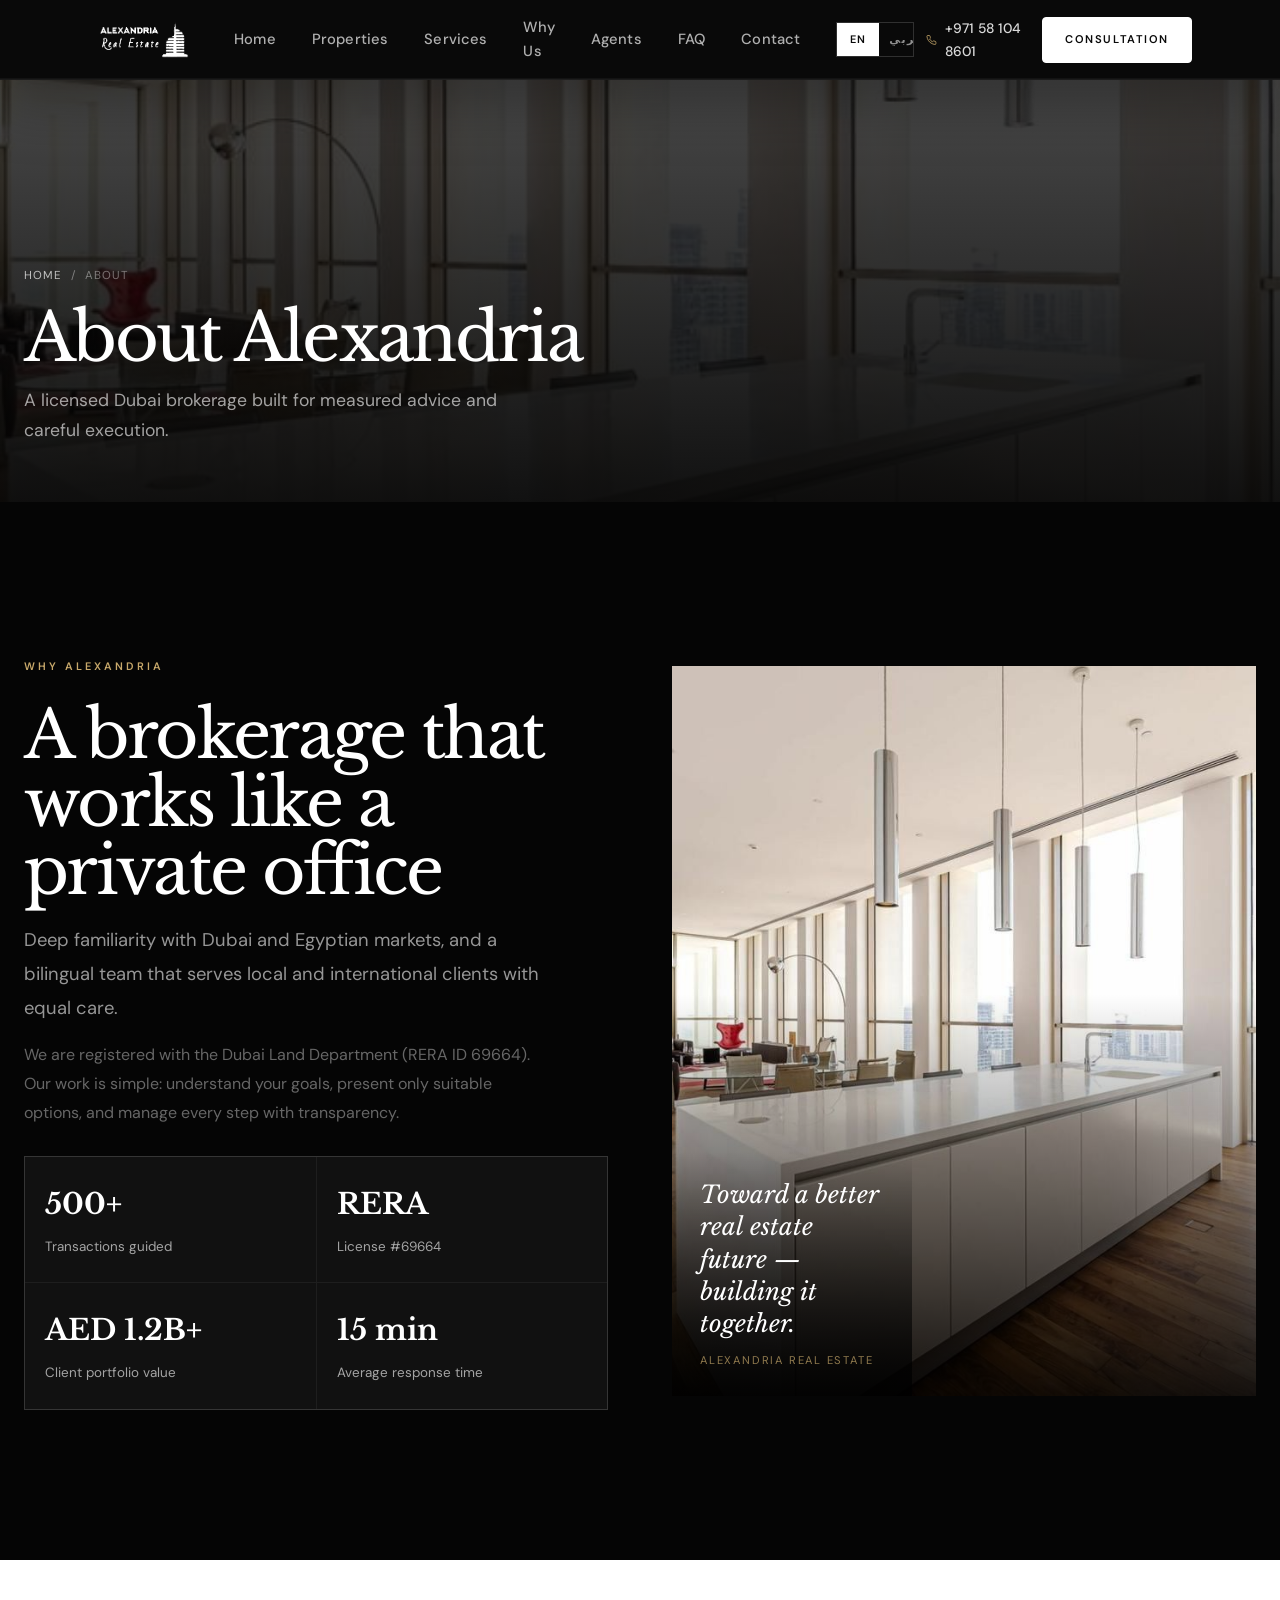
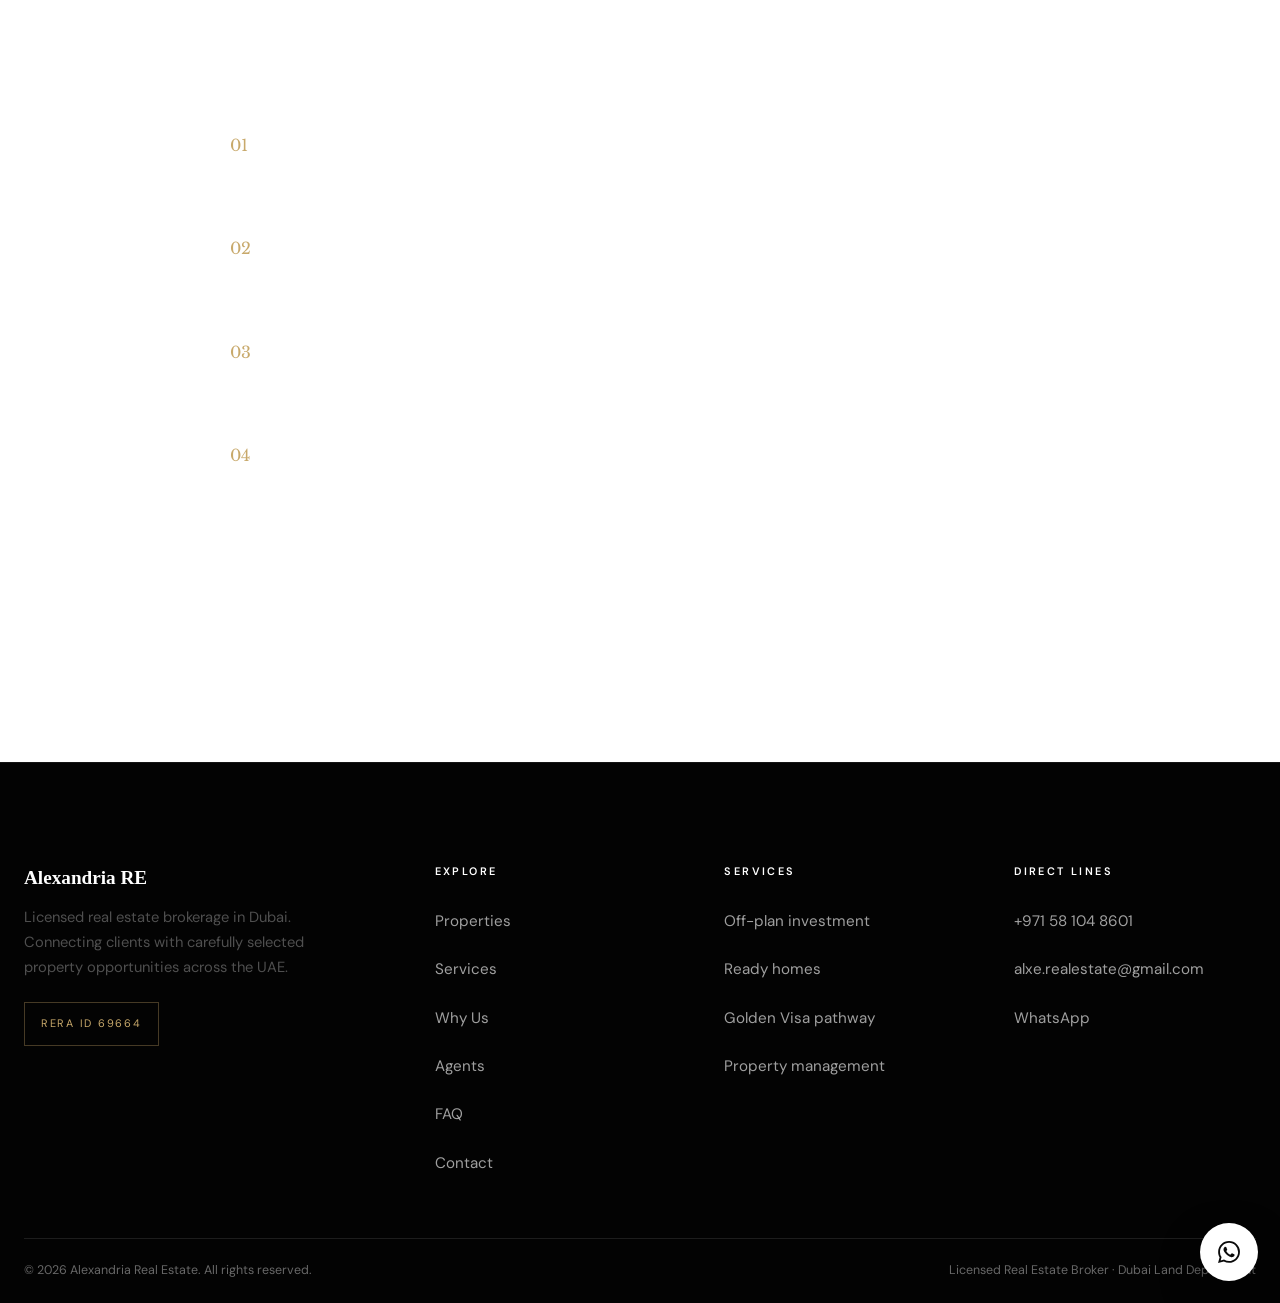
<file: about/index.html>
<!DOCTYPE html>
<html lang="en" dir="ltr">
<head>
<meta charset="UTF-8" />
<meta name="viewport" content="width=device-width, initial-scale=1, viewport-fit=cover" />
<title>About | Alexandria Real Estate</title>
<meta name="description" content="About Alexandria Real Estate." />
<link rel="preconnect" href="https://fonts.googleapis.com" />
<link rel="preconnect" href="https://fonts.gstatic.com" crossorigin />
<link href="https://fonts.googleapis.com/css2?family=DM+Sans:wght@400;500;600&family=Libre+Baskerville:ital,wght@0,400;1,400&family=Noto+Sans+Arabic:wght@400;500;600&display=swap" rel="stylesheet" />
<link rel="stylesheet" href="../css/styles.css" />
<link rel="stylesheet" href="../css/ui-enhancements.css" />
<style>
/* Alexandria RE — Luxury Presence inspired dark luxury system */

:root {
  --bg: #0a0a0a;
  --bg-2: #111111;
  --bg-elev: #1a1a1a;
  --line: rgba(255,255,255,0.10);
  --line-2: rgba(255,255,255,0.16);
  --text: #ffffff;
  --muted: rgba(255,255,255,0.62);
  --faint: rgba(255,255,255,0.40);
  --gold: #c4a265;
  --gold-2: #d4b57a;
  --font: "DM Sans", system-ui, -apple-system, sans-serif;
  --serif: "Libre Baskerville", Georgia, serif;
  --ar: "Noto Sans Arabic", "DM Sans", sans-serif;
  --max: 1280px;
  --header: 84px;
  --ease: cubic-bezier(.22,1,.36,1);
}

*,*::before,*::after{box-sizing:border-box;margin:0;padding:0}
html{scroll-behavior:smooth;scroll-padding-top:calc(var(--header) + 12px);overflow-x:hidden;-webkit-text-size-adjust:100%}
body{
  font-family:var(--font);
  background:var(--bg);
  color:var(--text);
  line-height:1.6;
  font-size:16px;
  overflow-x:hidden;
  -webkit-font-smoothing:antialiased;
}
body.lang-ar{font-family:var(--ar);direction:rtl}
img{max-width:100%;display:block;height:auto}
a{color:inherit;text-decoration:none}
button,input,select,textarea{font:inherit;color:inherit;background:none;border:none;outline:none}
button{cursor:pointer}
ul{list-style:none}
::selection{background:rgba(196,162,101,.28)}

.container{width:min(100% - 48px, var(--max));margin-inline:auto}
.section{padding:120px 0}
.eyebrow{
  display:inline-block;
  font-size:.72rem;
  letter-spacing:.2em;
  text-transform:uppercase;
  color:var(--gold);
  font-weight:600;
  margin-bottom:18px;
}
h1,h2,h3{font-family:var(--serif);font-weight:400;letter-spacing:-.03em;line-height:1.08}
.section-title{font-size:clamp(2.1rem,4.2vw,3.4rem);max-width:16ch;margin:0 0 18px;color:#fff}
.section-lead{color:var(--muted);font-size:1.08rem;line-height:1.75;max-width:40ch}
.section-head{display:flex;justify-content:space-between;align-items:end;gap:28px;margin-bottom:56px}
.section-head .section-lead{margin:0}
.text-center{text-align:center}
.text-center .section-title,.text-center .section-lead{margin-inline:auto}
.reveal{opacity:1!important;transform:none!important}

.btn{
  display:inline-flex;align-items:center;justify-content:center;gap:10px;
  min-height:52px;padding:0 28px;
  font-size:.78rem;font-weight:600;letter-spacing:.12em;text-transform:uppercase;
  border:1px solid transparent;transition:.25s var(--ease);white-space:nowrap;
}
.btn-light,.btn-dark{background:#fff;color:#0a0a0a;border-color:#fff}
.btn-light:hover,.btn-dark:hover{background:transparent;color:#fff;border-color:#fff}
.btn-line{background:transparent;color:#fff;border-color:rgba(255,255,255,.35)}
.btn-line:hover{border-color:#fff;background:rgba(255,255,255,.06)}
.btn-gold{background:var(--gold);color:#0a0a0a;border-color:var(--gold)}
.btn-gold:hover{background:var(--gold-2);border-color:var(--gold-2)}
.btn-block{width:100%}
.btn-sm{min-height:42px;padding:0 18px;font-size:.72rem}
.btn-primary-hero{background:#fff;color:#0a0a0a;border:1px solid #fff;min-height:52px;padding:0 24px;display:inline-flex;align-items:center;justify-content:center;letter-spacing:.1em;text-transform:uppercase;font-size:.74rem;font-weight:600}
.btn-primary-hero:hover{background:transparent;color:#fff}
.btn-secondary-hero{background:transparent;border:1px solid rgba(255,255,255,.5);color:#fff;min-height:52px;padding:0 24px;display:inline-flex;align-items:center;justify-content:center;letter-spacing:.1em;text-transform:uppercase;font-size:.74rem;font-weight:600}
.btn-secondary-hero:hover{background:#fff;color:#111}

/* Header */
.site-header{
  position:fixed;inset:0 0 auto 0;z-index:200;height:var(--header);
  background:transparent;transition:background .3s,border-color .3s,backdrop-filter .3s;
  border-bottom:1px solid transparent;
}
.site-header.scrolled,.site-header.is-deep{
  background:rgba(10,10,10,.82);backdrop-filter:blur(18px);-webkit-backdrop-filter:blur(18px);
  border-bottom-color:var(--line);
}
.header-inner{height:100%;display:flex;align-items:center;justify-content:space-between;gap:20px}
.logo{display:flex;align-items:center;z-index:2}
.logo img{height:42px!important;width:auto!important;object-fit:contain;filter:brightness(0) invert(1)!important}
.nav{display:flex;align-items:center;gap:4px}
.nav a{padding:8px 14px;font-size:.88rem;font-weight:500;color:rgba(255,255,255,.72);transition:color .2s}
.nav a:hover,.nav a.active{color:#fff}
.header-actions{display:flex;align-items:center;gap:12px;z-index:2}
.lang-toggle{display:inline-flex;border:1px solid var(--line-2);overflow:hidden}
.lang-toggle button{min-width:42px;padding:8px 10px;font-size:.68rem;letter-spacing:.12em;font-weight:600;color:rgba(255,255,255,.55);cursor:pointer;background:transparent;border:0}
.lang-toggle button.active{background:#fff;color:#0a0a0a}
.header-phone{display:none;align-items:center;gap:8px;color:rgba(255,255,255,.85);font-size:.86rem;font-weight:500;font-variant-numeric:tabular-nums}
.header-phone svg{width:14px;height:14px;color:var(--gold)}
.header-cta{display:none;min-height:42px!important;padding:0 18px!important;background:#fff!important;color:#0a0a0a!important;border:1px solid #fff!important;font-size:.7rem!important;letter-spacing:.12em!important}
.header-cta:hover{background:transparent!important;color:#fff!important}
.menu-toggle{display:none;width:44px;height:44px;border:1px solid var(--line-2);background:transparent;flex-direction:column;align-items:center;justify-content:center;gap:5px;position:relative;z-index:260;cursor:pointer}
.menu-toggle span{display:block;width:16px;height:1.5px;background:#fff;transition:.25s}
.menu-toggle.open span:nth-child(1){transform:translateY(6.5px) rotate(45deg)}
.menu-toggle.open span:nth-child(2){opacity:0}
.menu-toggle.open span:nth-child(3){transform:translateY(-6.5px) rotate(-45deg)}
.mobile-nav{position:fixed;inset:0;z-index:250;display:none;flex-direction:column;justify-content:center;align-items:center;gap:8px;background:#0a0a0a;padding:100px 28px 48px;overflow-y:auto}
.mobile-nav.open{display:flex}
.mobile-nav a{font-family:var(--serif);font-size:clamp(1.5rem,5vw,2rem);padding:10px 16px;color:rgba(255,255,255,.88)}
.mobile-nav a:hover,.mobile-nav a.active{color:var(--gold)}
.mobile-nav .lang-toggle{margin-bottom:24px;border-color:var(--line-2)}
.mobile-nav .lang-toggle button{color:rgba(255,255,255,.55)}
.mobile-nav .lang-toggle button.active{background:#fff;color:#0a0a0a}
.mobile-nav-cta{margin-top:22px!important;background:#fff!important;color:#0a0a0a!important;border-color:#fff!important;min-height:48px;padding:0 24px;display:inline-flex!important;align-items:center;justify-content:center}
.mobile-nav-phone{margin-top:14px;color:rgba(255,255,255,.55);font-size:.95rem}
body.nav-open{overflow:hidden!important}
@media(min-width:1100px){.header-phone{display:inline-flex}.header-cta{display:inline-flex}}
@media(max-width:1099px){.nav{display:none!important}.menu-toggle{display:flex!important}.header-cta,.header-phone{display:none!important}:root{--header:72px}.site-header{height:var(--header)}}

/* Hero */
.hero{position:relative;min-height:100vh;min-height:100dvh;display:flex;align-items:center;background:#050505;overflow:hidden;padding:0}
.hero-bg{position:absolute;inset:0;z-index:0}
.hero-bg-slide{position:absolute;inset:0;opacity:0;transition:opacity 1.15s ease;z-index:0}
.hero-bg-slide.is-active{opacity:1;z-index:1}
.hero-bg-slide img{width:100%;height:100%;object-fit:cover;object-position:center 28%;transform:scale(1.08);transition:transform 7s ease-out;filter:contrast(1.05) saturate(1.04) brightness(.88)}
.hero-bg-slide.is-active img{transform:scale(1)}
.hero-bg-overlay{position:absolute;inset:0;z-index:2;pointer-events:none;background:linear-gradient(180deg,rgba(5,5,5,.55) 0%,rgba(5,5,5,.25) 40%,rgba(5,5,5,.78) 100%),linear-gradient(90deg,rgba(5,5,5,.55) 0%,transparent 50%,rgba(5,5,5,.35) 100%)}
.hero-shell{position:relative;z-index:3;width:min(100% - 48px,var(--max));margin:0 auto;display:grid;grid-template-columns:1.2fr .8fr;gap:48px;align-items:end;min-height:100vh;min-height:100dvh;padding:calc(var(--header) + 40px) 0 56px}
.hero-copy{color:#fff;max-width:720px;padding-bottom:12px}
.hero-kicker{display:inline-flex;align-items:center;gap:10px;margin-bottom:24px;color:var(--gold);font-size:.72rem;letter-spacing:.2em;text-transform:uppercase;font-weight:600}
.hero h1{font-size:clamp(2.8rem,6.5vw,5.4rem);line-height:.96;letter-spacing:-.04em;margin:0 0 22px;max-width:13ch;color:#fff}
.hero-lead{font-size:clamp(1.02rem,1.5vw,1.18rem);line-height:1.7;color:rgba(255,255,255,.72);max-width:34ch;margin:0 0 32px}
.hero-actions{display:flex;flex-wrap:wrap;gap:12px}
.hero-proof,.hero-meta,.hero-feature-board,.hero-hot,.hero-frame,.hero-captions{display:none!important}
.hero-panel{display:flex;justify-content:flex-end;align-items:flex-end}
.hero-form{width:min(100%,400px);background:rgba(255,255,255,.97);color:#0a0a0a;padding:32px 28px 28px;box-shadow:0 30px 80px rgba(0,0,0,.4)}
.hero-form-top{display:flex;justify-content:space-between;align-items:center;margin-bottom:12px}
.hero-form-label{font-size:.66rem;letter-spacing:.16em;text-transform:uppercase;color:#8a7040;font-weight:700}
.hero-form-response{font-size:.72rem;color:#1f8f5f;font-weight:600}
.hero-form h2{font-family:var(--serif);font-size:1.7rem;line-height:1.15;margin:0 0 8px;color:#0a0a0a;font-weight:400}
.hero-form>p{margin:0 0 20px;color:#666;font-size:.92rem;line-height:1.55}
.hero-form .field{margin-bottom:12px}
.hero-form .field label{display:block;font-size:.64rem;letter-spacing:.12em;text-transform:uppercase;color:#777;margin-bottom:6px;font-weight:600}
.hero-form .field input,.hero-form .field select{width:100%;min-height:48px;border:1px solid #ddd;background:#f7f7f7;padding:0 12px;font-size:16px;color:#0a0a0a}
.hero-form .field input:focus,.hero-form .field select:focus{outline:none;border-color:#0a0a0a;background:#fff;box-shadow:0 0 0 1px #0a0a0a}
.hero-form .field-row{display:grid;grid-template-columns:1fr 1fr;gap:10px}
.hero-form .field select{appearance:none;background-image:url("data:image/svg+xml,%3Csvg xmlns='http://www.w3.org/2000/svg' width='12' height='8' fill='none'%3E%3Cpath d='M1 1.5l5 5 5-5' stroke='%23737373' stroke-width='1.4' stroke-linecap='round'/%3E%3C/svg%3E");background-repeat:no-repeat;background-position:right 12px center;padding-right:34px;background-color:#f7f7f7}
.btn-submit-hero{width:100%;min-height:52px;margin-top:6px;background:#0a0a0a;color:#fff;border:1px solid #0a0a0a;letter-spacing:.12em;text-transform:uppercase;font-size:.74rem;font-weight:600;cursor:pointer;display:inline-flex;align-items:center;justify-content:center}
.btn-submit-hero:hover{background:#000}
.hero-form .form-note{margin-top:12px;text-align:center;font-size:.72rem;color:#999}
.form-success{display:none;text-align:center;padding:18px 8px}
.form-success.show{display:block}
.form-success h3{font-family:var(--serif);font-size:1.5rem;margin-bottom:8px;color:#0a0a0a;font-weight:400}
.form-success p{color:#666;margin-bottom:14px}

.hero-bg-ui{position:absolute;left:0;right:0;bottom:0;z-index:4;padding:0 0 28px;pointer-events:none}
.hero-bg-ui-inner{width:min(100% - 48px,var(--max));margin:0 auto;display:flex;align-items:center;justify-content:space-between;gap:16px;pointer-events:auto}
.hero-bg-caption{color:#fff;max-width:420px}
.hero-bg-caption .tag{display:inline-block;font-size:.62rem;letter-spacing:.14em;text-transform:uppercase;color:var(--gold);border:1px solid rgba(196,162,101,.4);padding:4px 8px;margin-bottom:8px;font-weight:600}
.hero-bg-caption strong{display:block;font-size:1.05rem;font-weight:500;margin-bottom:2px}
.hero-bg-caption span{display:block;font-size:.82rem;color:rgba(255,255,255,.55);margin-bottom:4px}
.hero-bg-caption em{font-style:normal;font-family:var(--serif);color:var(--gold-2);font-size:1.05rem}
.hero-bg-controls{display:inline-flex;align-items:center;gap:8px}
.hero-bg-btn{width:40px;height:40px;border:1px solid rgba(255,255,255,.25);background:rgba(0,0,0,.35);color:#fff;display:inline-flex;align-items:center;justify-content:center;cursor:pointer;backdrop-filter:blur(8px)}
.hero-bg-btn:hover{border-color:var(--gold);color:var(--gold)}
.hero-bg-dots{display:inline-flex;gap:7px;margin-inline:8px}
.hero-bg-dot{width:7px;height:7px;border-radius:50%;border:0;padding:0;background:rgba(255,255,255,.3);cursor:pointer}
.hero-bg-dot.is-active{background:var(--gold);transform:scale(1.2)}
.hero-bg-progress{position:absolute;left:0;right:0;bottom:0;height:2px;background:rgba(255,255,255,.08);z-index:5}
.hero-bg-progress span{display:block;height:100%;width:0;background:var(--gold)}
.hero-bg-progress span.is-running{animation:heroProg linear forwards}
@keyframes heroProg{from{width:0}to{width:100%}}
.hero-hot,.hero-frame,.hero-feature-board,.hero-proof,.hero-meta{display:none!important}

.logo-marquee{background:var(--bg);border-block:1px solid var(--line);padding:28px 0;overflow:hidden}
.logo-marquee-label{text-align:center;font-size:.68rem;letter-spacing:.2em;text-transform:uppercase;color:var(--faint);margin-bottom:18px;font-weight:600}
.logo-track{display:flex;gap:48px;width:max-content;animation:marquee 40s linear infinite;align-items:center}
.logo-track span{font-family:var(--serif);font-size:1.15rem;color:rgba(255,255,255,.35);letter-spacing:.04em;white-space:nowrap}
@keyframes marquee{from{transform:translateX(0)}to{transform:translateX(-50%)}}

.trust{background:var(--bg-2);border-bottom:1px solid var(--line)}
.trust-grid{display:grid;grid-template-columns:repeat(4,1fr)}
.trust-item{padding:32px 24px;border-right:1px solid var(--line)}
.trust-item:last-child{border:0}
.trust-item strong{display:block;font-size:.95rem;font-weight:500;margin-bottom:6px;color:#fff}
.trust-item span{font-size:.84rem;color:var(--muted);line-height:1.45}

.properties{background:var(--bg)}
.filters{display:flex;flex-wrap:wrap;gap:8px;margin-bottom:32px}
.filter-btn{min-height:42px;padding:0 18px;font-size:.72rem;letter-spacing:.12em;text-transform:uppercase;color:var(--muted);border:1px solid var(--line-2);background:transparent;transition:.2s}
.filter-btn:hover,.filter-btn.active{color:#0a0a0a;background:#fff;border-color:#fff}
.prop-grid{display:grid;grid-template-columns:repeat(3,minmax(0,1fr));gap:20px;align-items:stretch}
.prop-card{display:flex;flex-direction:column;height:100%;background:var(--bg-2);border:1px solid var(--line);overflow:hidden;min-width:0;transition:transform .35s var(--ease),border-color .35s}
.prop-card:hover{transform:translateY(-4px);border-color:var(--line-2)}
.prop-media{position:relative;aspect-ratio:4/3;min-height:200px;overflow:hidden;background:#111;flex-shrink:0}
.prop-media img{width:100%;height:100%;object-fit:cover;transition:transform .8s var(--ease)}
.prop-card:hover .prop-media img{transform:scale(1.04)}
.prop-media-shade{position:absolute;inset:0;background:linear-gradient(to top,rgba(0,0,0,.5),transparent 50%);pointer-events:none}
.prop-media-label{position:absolute;left:16px;bottom:14px;z-index:2;color:#fff;font-family:var(--serif);font-style:italic;font-size:1rem}
.prop-tags{position:absolute;top:14px;left:14px;z-index:2;display:flex;gap:6px}
.tag{padding:6px 10px;font-size:.62rem;letter-spacing:.12em;text-transform:uppercase;background:#fff;color:#0a0a0a;font-weight:600}
.prop-body{display:flex;flex-direction:column;flex:1;padding:20px 18px 18px}
.prop-price{font-family:var(--serif);font-size:1.4rem;margin:0 0 8px;letter-spacing:-.02em;color:#fff}
.prop-price small{font-family:var(--font);font-size:.72rem;color:var(--faint);margin-inline-start:6px}
.prop-title{font-size:1.05rem;font-weight:500;margin:0 0 6px;line-height:1.35;min-height:2.6em;color:#fff}
.prop-loc{font-size:.88rem;color:var(--muted);margin:0 0 12px;min-height:1.35em}
.prop-specs{display:flex;flex-wrap:wrap;padding:12px 0;border-top:1px solid var(--line);margin:0 0 14px;font-size:.8rem;color:var(--faint)}
.prop-specs span:not(:last-child)::after{content:"·";margin:0 10px;color:var(--line-2)}
.prop-actions{display:grid;grid-template-columns:1fr 1fr;gap:8px;margin-top:auto;width:100%}
.prop-actions .btn{width:100%;min-height:44px}
.prop-actions .btn-dark{background:#fff;color:#0a0a0a;border-color:#fff}
.prop-actions .btn-dark:hover{background:transparent;color:#fff;border-color:#fff}
.prop-actions .btn-line{border-color:var(--line-2);color:#fff}
.prop-actions .btn-line:hover{border-color:#fff}

.services{background:var(--bg-2)}
.svc-grid{display:grid;grid-template-columns:repeat(3,minmax(0,1fr));gap:16px}
.svc-card{background:var(--bg);border:1px solid var(--line);padding:36px 28px;min-height:240px;transition:border-color .25s,transform .25s}
.svc-card:hover{border-color:var(--line-2);transform:translateY(-3px)}
.svc-num{font-family:var(--serif);color:var(--gold);font-size:.9rem;letter-spacing:.12em;margin-bottom:22px}
.svc-card h3{font-size:1.4rem;margin:0 0 12px;color:#fff}
.svc-card p{color:var(--muted);font-size:.95rem;line-height:1.75}
.svc-detail{display:grid;grid-template-columns:1fr 1fr;gap:48px;align-items:center;padding:56px 0;border-bottom:1px solid var(--line)}
.svc-detail:last-child{border-bottom:0}
.svc-detail:nth-child(even) .svc-detail-media{order:2}
.svc-detail:nth-child(even)>div:last-child{order:1}
.svc-detail-media{aspect-ratio:4/3;min-height:240px;overflow:hidden;background:#111}
.svc-detail-media img{width:100%;height:100%;object-fit:cover}
.svc-detail h2{font-size:clamp(1.6rem,2.5vw,2.2rem);margin:0 0 14px;max-width:14ch;color:#fff}
.svc-detail p{color:var(--muted);line-height:1.8;margin:0 0 12px;max-width:42ch}
.svc-detail .btn{margin-top:8px}

.story-grid{display:grid;grid-template-columns:1fr 1fr;gap:64px;align-items:center}
.story-stats{display:grid;grid-template-columns:1fr 1fr;gap:1px;background:var(--line);border:1px solid var(--line);margin-top:28px}
.story-stat{background:var(--bg-2);padding:24px 20px}
.story-stat strong{display:block;font-family:var(--serif);font-size:1.8rem;margin-bottom:6px;color:#fff}
.story-stat span{font-size:.84rem;color:var(--muted)}
.about-visual{position:relative;aspect-ratio:4/5;min-height:360px;overflow:hidden;background:#111;display:flex;align-items:flex-end}
.about-visual img{position:absolute;inset:0;width:100%;height:100%;object-fit:cover}
.about-visual::before{content:"";position:absolute;inset:0;z-index:1;background:linear-gradient(to top,rgba(0,0,0,.88),transparent 55%)}
.about-visual blockquote{position:relative;z-index:2;padding:32px;font-family:var(--serif);font-style:italic;font-size:1.5rem;line-height:1.35;color:#fff;max-width:15ch}
.about-visual cite{display:block;margin-top:14px;font-family:var(--font);font-style:normal;font-size:.7rem;letter-spacing:.16em;text-transform:uppercase;color:var(--gold)}
.about-list,.about-list-wrap{max-width:820px;margin:0 auto}
.about-item{display:grid;grid-template-columns:48px 1fr;gap:14px;padding:22px 0;border-top:1px solid var(--line)}
.about-item .idx{font-family:var(--serif);color:var(--gold);font-size:1rem}
.about-item h4{font-family:var(--font);font-size:1.05rem;font-weight:600;margin:0 0 6px;color:#fff}
.about-item p{color:var(--muted);font-size:.94rem;line-height:1.7}
.about-actions{display:flex;flex-wrap:wrap;gap:10px;margin-top:36px}

.agent-grid{display:grid;grid-template-columns:repeat(3,minmax(0,1fr));gap:20px}
.agent-card{display:flex;flex-direction:column;height:100%;background:var(--bg-2);border:1px solid var(--line);overflow:hidden}
.agent-photo{aspect-ratio:4/5;min-height:240px;overflow:hidden;background:#111}
.agent-photo img{width:100%;height:100%;object-fit:cover}
.agent-body{display:flex;flex-direction:column;flex:1;padding:22px 20px 20px}
.agent-body h3{font-family:var(--font);font-size:1.15rem;font-weight:600;margin:0 0 4px;color:#fff}
.agent-role{font-size:.78rem;color:var(--gold);letter-spacing:.08em;text-transform:uppercase;margin-bottom:12px;font-weight:600}
.agent-body p{color:var(--muted);font-size:.92rem;line-height:1.7;margin:0 0 16px}
.agent-body .btn{margin-top:auto;align-self:flex-start}

.faq-grid{display:grid;grid-template-columns:.85fr 1.15fr;gap:56px;align-items:start}
.faq-list{border-top:1px solid var(--line)}
.faq-item{border-bottom:1px solid var(--line)}
.faq-q{width:100%;display:flex;justify-content:space-between;align-items:center;gap:16px;padding:20px 0;text-align:start;font-size:1.02rem;font-weight:500;color:#fff;background:none;border:0}
.faq-q .ico{width:28px;height:28px;position:relative;border:1px solid var(--line-2);flex-shrink:0}
.faq-q .ico::before,.faq-q .ico::after{content:"";position:absolute;background:#fff;top:50%;left:50%;transform:translate(-50%,-50%)}
.faq-q .ico::before{width:10px;height:1px}
.faq-q .ico::after{width:1px;height:10px}
.faq-item.open .faq-q .ico{background:#fff}
.faq-item.open .faq-q .ico::before,.faq-item.open .faq-q .ico::after{background:#0a0a0a}
.faq-item.open .faq-q .ico::after{transform:translate(-50%,-50%) scaleY(0)}
.faq-a{max-height:0;overflow:hidden;transition:max-height .35s var(--ease)}
.faq-item.open .faq-a{max-height:260px}
.faq-a p{padding:0 0 18px;color:var(--muted);font-size:.95rem;line-height:1.75}

.contact-grid{display:grid;grid-template-columns:.9fr 1.1fr;gap:48px;align-items:start}
.contact-form-box{background:var(--bg-2);border:1px solid var(--line);padding:36px 32px}
.contact-form-box h3{font-size:1.6rem;margin:0 0 8px;color:#fff}
.contact-form-box>p{color:var(--muted);margin:0 0 24px}
.contact-info h3{font-size:1.8rem;margin:0 0 12px;color:#fff}
.contact-info>p{color:var(--muted);margin:0 0 28px;max-width:34ch}
.detail{padding:16px 0;border-top:1px solid var(--line);display:grid;gap:4px}
.detail:last-of-type{border-bottom:1px solid var(--line)}
.detail strong{font-size:.66rem;letter-spacing:.16em;text-transform:uppercase;color:var(--faint);font-weight:600}
.detail a,.detail span{font-size:1.05rem;font-weight:500;color:#fff}
.detail a:hover{color:var(--gold)}
.map-panel{min-height:220px;margin-top:20px;background:var(--bg-elev);border:1px solid var(--line);display:flex;align-items:flex-end;padding:24px;position:relative;overflow:hidden}
.map-panel::before{content:"";position:absolute;inset:0;background:radial-gradient(circle at 30% 40%,rgba(196,162,101,.12),transparent 50%)}
.map-panel>div{position:relative;z-index:1}
.map-panel strong{display:block;font-family:var(--serif);font-size:1.2rem;margin-bottom:4px;color:#fff}
.map-panel span{color:var(--muted);font-size:.9rem}
.field{margin-bottom:12px}
.field label{display:block;font-size:.66rem;letter-spacing:.12em;text-transform:uppercase;color:var(--faint);margin-bottom:6px;font-weight:600}
.field input,.field select,.field textarea{width:100%;min-height:48px;padding:0 12px;border:1px solid var(--line-2);background:var(--bg);color:#fff;font-size:16px}
.field textarea{padding:12px;min-height:110px;resize:vertical}
.field input:focus,.field select:focus,.field textarea:focus{border-color:#fff;box-shadow:0 0 0 1px #fff;outline:none}
.field-row{display:grid;grid-template-columns:1fr 1fr;gap:12px}
.form-light .field input,.form-light .field select,.form-light .field textarea{background:var(--bg);color:#fff;border-color:var(--line-2)}
.socials{display:flex;gap:10px;margin-top:24px}
.socials a{width:42px;height:42px;border:1px solid var(--line-2);display:grid;place-items:center;color:var(--muted)}
.socials a:hover{border-color:#fff;color:#fff}

.cta-band{position:relative;padding:120px 0;text-align:center;background:var(--bg-2);border-block:1px solid var(--line);overflow:hidden}
.cta-band-photo{position:absolute;inset:0;z-index:0}
.cta-band-photo img{width:100%;height:100%;object-fit:cover;opacity:.28}
.cta-band-photo::after{content:"";position:absolute;inset:0;background:linear-gradient(180deg,rgba(10,10,10,.7),rgba(10,10,10,.92))}
.cta-band .container{position:relative;z-index:1}
.cta-band h2{font-size:clamp(2.1rem,4vw,3.3rem);max-width:16ch;margin:0 auto 16px;color:#fff}
.cta-band p{color:var(--muted);max-width:40ch;margin:0 auto 32px;font-size:1.08rem}
.cta-actions{display:flex;flex-wrap:wrap;gap:12px;justify-content:center}

.page-hero{position:relative;min-height:clamp(260px,40vh,440px);display:flex;align-items:flex-end;padding:calc(var(--header) + 48px) 0 48px;background:#050505;color:#fff;overflow:hidden}
.page-hero-photo{position:absolute;inset:0;z-index:0}
.page-hero-photo img{width:100%;height:100%;object-fit:cover;opacity:.45}
.page-hero-photo::after{content:"";position:absolute;inset:0;background:linear-gradient(180deg,rgba(5,5,5,.55),rgba(5,5,5,.88))}
.page-hero .container{position:relative;z-index:1}
.page-hero h1{font-size:clamp(2.1rem,4.5vw,3.4rem);max-width:14ch;margin:0 0 12px;color:#fff}
.page-hero p{color:var(--muted);max-width:42ch;font-size:1.05rem;line-height:1.7;margin:0}
.breadcrumb{display:flex;flex-wrap:wrap;gap:8px;align-items:center;font-size:.72rem;letter-spacing:.1em;text-transform:uppercase;color:var(--faint);margin-bottom:16px}
.breadcrumb a{color:rgba(255,255,255,.7)}
.breadcrumb a:hover{color:#fff}

.site-footer{background:#050505;color:var(--muted);padding:80px 0 0;border-top:1px solid var(--line)}
.footer-grid{display:grid;grid-template-columns:1.5fr 1fr 1fr 1fr;gap:40px;padding-bottom:48px;border-bottom:1px solid var(--line)}
.footer-brand p{margin-top:14px;max-width:32ch;line-height:1.7;font-size:.92rem}
.rera{display:inline-block;margin-top:16px;font-size:.68rem;letter-spacing:.14em;text-transform:uppercase;color:var(--gold);border:1px solid rgba(196,162,101,.35);padding:10px 14px}
.footer-col h4{font-family:var(--font);font-size:.68rem;letter-spacing:.18em;text-transform:uppercase;color:#fff;font-weight:600;margin:0 0 18px}
.footer-col ul{display:flex;flex-direction:column;gap:10px}
.footer-col a{font-size:.92rem;color:var(--muted)}
.footer-col a:hover{color:#fff}
.footer-bottom{display:flex;flex-wrap:wrap;justify-content:space-between;gap:10px;padding:22px 0;font-size:.78rem;color:var(--faint)}

.float-wa{position:fixed;right:22px;bottom:22px;z-index:80;width:54px;height:54px;border-radius:50%;background:#fff;color:#0a0a0a;display:grid;place-items:center;box-shadow:0 12px 36px rgba(0,0,0,.35)}
body.lang-ar .float-wa{right:auto;left:22px}
.float-wa:hover{transform:translateY(-2px)}
.sticky-cta{display:none!important}

.modal-overlay{position:fixed;inset:0;background:rgba(0,0,0,.7);backdrop-filter:blur(6px);z-index:300;display:none;align-items:center;justify-content:center;padding:20px}
.modal-overlay.open{display:flex}
.modal{position:relative;width:min(100%,440px);background:#111;border:1px solid var(--line);padding:36px 28px;color:#fff}
.modal-close{position:absolute;top:12px;right:12px;width:36px;height:36px;display:grid;place-items:center;color:var(--muted);border:1px solid var(--line)}
.modal h3{font-size:1.6rem;margin:0 0 10px}
.modal>p{color:var(--muted);margin:0 0 20px}

.devs{background:var(--bg);border-block:1px solid var(--line);overflow:hidden;padding:36px 0}
.dev-row{display:flex;width:max-content;animation:marquee 45s linear infinite}
.dev-item{min-width:170px;padding:12px 36px;font-family:var(--serif);font-size:1.15rem;color:rgba(255,255,255,.3);text-align:center}
.calc{background:var(--bg-2);border-block:1px solid var(--line)}
.calc-grid{display:grid;grid-template-columns:1fr 1.1fr;gap:48px}
.calc-panel{background:var(--bg);border:1px solid var(--line);padding:32px}
.calc-field{margin-bottom:20px}
.calc-field label{display:flex;justify-content:space-between;color:var(--muted);font-size:.88rem;margin-bottom:10px}
.calc-field label strong{color:#fff;font-family:var(--serif);font-weight:400}
.calc-field input[type=range]{width:100%;height:2px;appearance:none;background:var(--line-2);cursor:pointer}
.calc-field input[type=range]::-webkit-slider-thumb{appearance:none;width:16px;height:16px;border-radius:50%;background:#fff}
.calc-results{display:grid;grid-template-columns:1fr 1fr;gap:10px;margin:8px 0 20px}
.calc-result{background:var(--bg-2);border:1px solid var(--line);padding:16px}
.calc-result span{display:block;font-size:.66rem;letter-spacing:.1em;text-transform:uppercase;color:var(--faint);margin-bottom:6px}
.calc-result strong{font-family:var(--serif);font-size:1.3rem;color:#fff;font-weight:400}
.quotes{background:var(--bg)}
.quote-grid{display:grid;grid-template-columns:repeat(3,1fr);gap:16px}
.quote-card{background:var(--bg-2);border:1px solid var(--line);padding:32px 26px;min-height:260px;display:flex;flex-direction:column}
.quote-card blockquote{font-family:var(--serif);font-size:1.05rem;line-height:1.7;color:rgba(255,255,255,.8);flex:1;margin:0 0 24px}
.quote-author{padding-top:16px;border-top:1px solid var(--line)}
.quote-author strong{display:block;color:#fff;margin-bottom:2px}
.quote-author span{font-size:.8rem;color:var(--faint)}
.process{background:var(--bg);border-block:1px solid var(--line)}
.process-grid{display:grid;grid-template-columns:repeat(4,1fr);gap:24px;margin-top:48px}
.process-step{padding-right:16px;border-right:1px solid var(--line)}
.process-step:last-child{border:0}
.process-step .num{display:block;font-family:var(--serif);font-size:2.8rem;color:rgba(255,255,255,.12);margin-bottom:16px;line-height:1}
.process-step:hover .num{color:var(--gold)}
.process-step h3{font-family:var(--font);font-size:1.05rem;font-weight:600;margin:0 0 10px;color:#fff}
.process-step p{font-size:.9rem;color:var(--muted);line-height:1.7;max-width:26ch}

@media(max-width:1100px){
  .hero-shell{grid-template-columns:1fr;align-items:center;min-height:auto;padding:calc(var(--header) + 28px) 0 32px;gap:28px}
  .hero-panel{justify-content:center}
  .hero-form{width:100%;max-width:520px}
  .hero h1{max-width:14ch;font-size:clamp(2.5rem,8vw,3.6rem)}
  .hero-bg-ui-inner{flex-direction:column;align-items:flex-start}
  .prop-grid,.svc-grid,.quote-grid{grid-template-columns:repeat(2,minmax(0,1fr))!important}
  .process-grid{grid-template-columns:1fr 1fr!important;gap:28px!important}
  .process-step{border:0!important;padding:0!important}
  .trust-grid{grid-template-columns:1fr 1fr!important}
  .story-grid,.faq-grid,.contact-grid,.calc-grid,.svc-detail{grid-template-columns:1fr!important;gap:28px!important}
  .svc-detail:nth-child(even) .svc-detail-media,.svc-detail:nth-child(even)>div:last-child{order:initial!important}
  .agent-grid{grid-template-columns:1fr 1fr!important}
  .footer-grid{grid-template-columns:1fr 1fr!important}
  .section{padding:80px 0}
  .section-head{flex-direction:column;align-items:flex-start}
}
@media(max-width:760px){
  :root{--header:68px}
  .container{width:min(100% - 32px,var(--max))}
  .section{padding:56px 0!important}
  .hero-shell{width:min(100% - 32px,var(--max));padding-bottom:24px}
  .hero h1{font-size:clamp(2.15rem,10vw,2.8rem);max-width:12ch}
  .hero-actions{flex-direction:column}
  .hero-actions .btn,.hero-actions .btn-primary-hero,.hero-actions .btn-secondary-hero,.hero-actions .btn-light,.hero-actions .btn-line{width:100%}
  .hero-form{padding:22px 16px}
  .hero-form .field-row,.field-row{grid-template-columns:1fr!important}
  .hero-bg-ui{padding-bottom:16px}
  .hero-bg-caption{display:none}
  .prop-grid,.svc-grid,.quote-grid,.process-grid,.agent-grid,.trust-grid{grid-template-columns:1fr!important}
  .filters{flex-wrap:nowrap;overflow-x:auto;-webkit-overflow-scrolling:touch;scrollbar-width:none}
  .filters::-webkit-scrollbar{display:none}
  .filter-btn{flex:0 0 auto}
  .prop-actions{grid-template-columns:1fr 1fr!important}
  .footer-grid{grid-template-columns:1fr!important}
  .page-hero{min-height:28vh;padding:calc(var(--header) + 24px) 0 28px}
  .page-hero h1{font-size:clamp(1.75rem,8vw,2.2rem)}
  .contact-form-box{padding:22px 16px}
  .float-wa{right:14px;bottom:14px;width:50px;height:50px}
  body.lang-ar .float-wa{left:14px;right:auto}
  .cta-actions{flex-direction:column;align-items:stretch;max-width:320px;margin-inline:auto}
  .cta-actions .btn{width:100%}
  .about-visual{aspect-ratio:16/11;min-height:240px}
  .story-stats{grid-template-columns:1fr 1fr}
}
@media(max-width:400px){
  .hero h1{font-size:1.95rem}
  .prop-actions{grid-template-columns:1fr!important}
  .story-stats{grid-template-columns:1fr}
}
@media(prefers-reduced-motion:reduce){
  .hero-bg-slide,.hero-bg-slide img,.logo-track,.dev-row{transition:none!important;animation:none!important}
  .hero-bg-progress span.is-running{animation:none!important;width:100%}
}


/* === ELEVATED LP CRAFT — richer composition layer === */

:root {
  --void: #050505;
  --panel: #0e0e0e;
  --elev: #151515;
  --hair: rgba(255,255,255,0.09);
  --gold: #c8a96b;
  --gold-2: #e0c48a;
}

body { background: var(--void) !important; }

/* More dramatic type */
.section { padding: 150px 0 !important; }
.section-title {
  font-size: clamp(2.6rem, 5.2vw, 4.4rem) !important;
  letter-spacing: -0.04em !important;
  line-height: 1.02 !important;
  max-width: 13ch !important;
}
.section-lead {
  font-size: 1.15rem !important;
  line-height: 1.85 !important;
  color: rgba(255,255,255,0.58) !important;
}
.eyebrow {
  letter-spacing: 0.28em !important;
  font-size: 0.68rem !important;
  margin-bottom: 26px !important;
}
.section-head {
  margin-bottom: 72px !important;
  padding-bottom: 32px !important;
  border-bottom: 1px solid rgba(255,255,255,0.08) !important;
}

/* Header glass refinement */
.site-header {
  height: 92px !important;
  background: linear-gradient(180deg, rgba(5,5,5,0.75) 0%, rgba(5,5,5,0.15) 100%) !important;
  border-bottom: 0 !important;
}
.site-header.scrolled,
.site-header.is-deep {
  height: 80px !important;
  background: rgba(5,5,5,0.92) !important;
  backdrop-filter: blur(22px) saturate(1.25) !important;
  border-bottom: 1px solid rgba(255,255,255,0.08) !important;
  box-shadow: 0 20px 60px rgba(0,0,0,0.35) !important;
}
.nav a {
  font-size: 0.92rem !important;
  padding: 10px 16px !important;
  color: rgba(255,255,255,0.68) !important;
  letter-spacing: 0.01em !important;
}
.nav a:hover, .nav a.active { color: #fff !important; }
.nav a.active::after {
  height: 1px !important;
  background: var(--gold) !important;
  bottom: 2px !important;
}
.header-cta {
  min-height: 46px !important;
  padding: 0 22px !important;
  letter-spacing: 0.14em !important;
  background: #fff !important;
  color: #0a0a0a !important;
  border: 1px solid #fff !important;
}
.header-cta:hover {
  background: transparent !important;
  color: #fff !important;
}

/* HERO — museum-scale */
.hero {
  min-height: 100vh !important;
  min-height: 100dvh !important;
  background: #030303 !important;
}
.hero-bg-slide img {
  filter: contrast(1.08) saturate(1.08) brightness(0.82) !important;
  transform: scale(1.1) !important;
  transition: transform 8s cubic-bezier(0.15,0.7,0.2,1), opacity 1.2s ease !important;
}
.hero-bg-slide.is-active img {
  transform: scale(1) !important;
}
.hero-bg-overlay {
  background:
    linear-gradient(180deg, rgba(3,3,3,0.62) 0%, rgba(3,3,3,0.18) 38%, rgba(3,3,3,0.82) 100%),
    linear-gradient(100deg, rgba(3,3,3,0.78) 0%, rgba(3,3,3,0.25) 48%, rgba(3,3,3,0.45) 100%),
    radial-gradient(ellipse 60% 50% at 70% 40%, rgba(200,169,107,0.12), transparent 62%) !important;
}
.hero-shell {
  width: min(100% - 56px, 1360px) !important;
  grid-template-columns: 1.25fr 0.75fr !important;
  gap: clamp(28px, 5vw, 72px) !important;
  align-items: center !important;
  padding: calc(var(--header, 88px) + 48px) 0 72px !important;
}
.hero-copy { max-width: 760px !important; }
.hero-kicker {
  margin-bottom: 28px !important;
  padding: 10px 16px !important;
  border: 1px solid rgba(200,169,107,0.4) !important;
  background: rgba(200,169,107,0.1) !important;
  color: #e2c48a !important;
  letter-spacing: 0.22em !important;
  font-size: 0.7rem !important;
  backdrop-filter: blur(10px) !important;
}
.hero h1 {
  font-size: clamp(3rem, 7vw, 6rem) !important;
  line-height: 0.94 !important;
  letter-spacing: -0.045em !important;
  max-width: 11ch !important;
  margin: 0 0 26px !important;
  text-shadow: 0 20px 60px rgba(0,0,0,0.35) !important;
}
.hero-lead {
  font-size: clamp(1.05rem, 1.7vw, 1.22rem) !important;
  line-height: 1.8 !important;
  color: rgba(255,255,255,0.72) !important;
  max-width: 34ch !important;
  margin: 0 0 36px !important;
}
.hero-actions { gap: 14px !important; margin-bottom: 0 !important; }
.btn-primary-hero, .hero-actions .btn-light, .hero-actions .btn-primary-hero {
  min-height: 58px !important;
  padding: 0 32px !important;
  font-size: 0.76rem !important;
  letter-spacing: 0.14em !important;
  background: #fff !important;
  color: #0a0a0a !important;
  border: 1px solid #fff !important;
  box-shadow: 0 16px 40px rgba(0,0,0,0.28) !important;
}
.btn-primary-hero:hover, .hero-actions .btn-light:hover {
  background: transparent !important;
  color: #fff !important;
  box-shadow: none !important;
}
.btn-secondary-hero, .hero-actions .btn-line {
  min-height: 58px !important;
  padding: 0 32px !important;
  border-color: rgba(255,255,255,0.5) !important;
  background: rgba(255,255,255,0.04) !important;
  backdrop-filter: blur(8px) !important;
}

/* Form — floating editorial card */
.hero-form {
  width: min(100%, 430px) !important;
  padding: 36px 32px 30px !important;
  background: rgba(255,255,255,0.98) !important;
  box-shadow: 0 40px 100px rgba(0,0,0,0.5) !important;
  border: 1px solid rgba(255,255,255,0.2) !important;
}
.hero-form::before {
  height: 2px !important;
  background: linear-gradient(90deg, #b8954a, #e2c48a, #b8954a) !important;
}
.hero-form h2 {
  font-size: 1.85rem !important;
  letter-spacing: -0.03em !important;
  margin-bottom: 10px !important;
}
.hero-form > p {
  font-size: 0.94rem !important;
  line-height: 1.65 !important;
  margin-bottom: 22px !important;
}
.btn-submit-hero {
  min-height: 54px !important;
  letter-spacing: 0.14em !important;
  background: #0a0a0a !important;
}

/* Bottom banner caption bar — more premium */
.hero-bg-ui {
  padding-bottom: 36px !important;
}
.hero-bg-ui-inner {
  width: min(100% - 56px, 1360px) !important;
  align-items: flex-end !important;
}
.hero-bg-caption {
  max-width: 480px !important;
  padding: 18px 20px !important;
  background: rgba(0,0,0,0.35) !important;
  border: 1px solid rgba(255,255,255,0.12) !important;
  backdrop-filter: blur(14px) !important;
}
.hero-bg-caption .tag {
  margin-bottom: 10px !important;
  color: #e2c48a !important;
  border-color: rgba(226,196,138,0.4) !important;
}
.hero-bg-caption strong {
  font-size: 1.2rem !important;
  font-weight: 500 !important;
  letter-spacing: -0.01em !important;
  margin-bottom: 4px !important;
}
.hero-bg-caption em {
  font-size: 1.25rem !important;
  color: #e2c48a !important;
}
.hero-bg-btn {
  width: 44px !important;
  height: 44px !important;
  background: rgba(0,0,0,0.4) !important;
  border-color: rgba(255,255,255,0.28) !important;
  backdrop-filter: blur(10px) !important;
}
.hero-bg-progress { height: 2px !important; }
.hero-bg-progress span {
  background: linear-gradient(90deg, #b8954a, #e2c48a) !important;
}

/* Marquee */
.logo-marquee {
  padding: 40px 0 !important;
  border-block: 1px solid rgba(255,255,255,0.07) !important;
  background: #070707 !important;
}
.logo-marquee-label {
  margin-bottom: 22px !important;
  letter-spacing: 0.28em !important;
  color: rgba(255,255,255,0.32) !important;
}
.logo-track span {
  font-size: 1.35rem !important;
  color: rgba(255,255,255,0.28) !important;
  padding: 0 8px !important;
}

/* Property cards — editorial luxury */
.properties { background: #070707 !important; }
.prop-grid {
  grid-template-columns: repeat(3, minmax(0, 1fr)) !important;
  gap: 22px !important;
}
.prop-card {
  background: #0e0e0e !important;
  border: 1px solid rgba(255,255,255,0.08) !important;
  transition: transform 0.45s var(--ease), border-color 0.45s, box-shadow 0.45s !important;
}
.prop-card:hover {
  transform: translateY(-8px) !important;
  border-color: rgba(255,255,255,0.16) !important;
  box-shadow: 0 30px 70px rgba(0,0,0,0.45) !important;
}
.prop-media {
  aspect-ratio: 5/4 !important;
  min-height: 240px !important;
}
.prop-media-shade {
  background: linear-gradient(to top, rgba(0,0,0,0.72) 0%, rgba(0,0,0,0.1) 55%, transparent 100%) !important;
}
.prop-body { padding: 24px 22px 22px !important; }
.prop-price {
  font-size: 1.55rem !important;
  letter-spacing: -0.03em !important;
  margin-bottom: 10px !important;
}
.prop-title {
  font-size: 1.12rem !important;
  min-height: 2.8em !important;
  letter-spacing: -0.01em !important;
}
.prop-actions {
  gap: 10px !important;
}
.prop-actions .btn {
  min-height: 46px !important;
  letter-spacing: 0.12em !important;
}
.filters { margin-bottom: 40px !important; gap: 10px !important; }
.filter-btn {
  min-height: 44px !important;
  padding: 0 20px !important;
  letter-spacing: 0.14em !important;
  border-color: rgba(255,255,255,0.14) !important;
}
.filter-btn.active, .filter-btn:hover {
  background: #fff !important;
  color: #0a0a0a !important;
  border-color: #fff !important;
}

/* Services — large dark tiles */
.services { background: #0a0a0a !important; }
.svc-grid {
  gap: 18px !important;
}
.svc-card {
  background: linear-gradient(180deg, #121212 0%, #0c0c0c 100%) !important;
  border: 1px solid rgba(255,255,255,0.08) !important;
  padding: 44px 32px !important;
  min-height: 280px !important;
  position: relative;
  overflow: hidden;
}
.svc-card::before {
  content: "";
  position: absolute;
  inset: 0 auto 0 0;
  width: 1px;
  background: linear-gradient(to bottom, transparent, rgba(200,169,107,0.7), transparent);
  opacity: 0;
  transition: opacity 0.35s;
}
.svc-card:hover {
  border-color: rgba(255,255,255,0.16) !important;
  transform: translateY(-6px) !important;
  box-shadow: 0 28px 60px rgba(0,0,0,0.35) !important;
}
.svc-card:hover::before { opacity: 1; }
.svc-num {
  font-size: 1rem !important;
  letter-spacing: 0.18em !important;
  margin-bottom: 28px !important;
  color: var(--gold) !important;
}
.svc-card h3 {
  font-size: 1.55rem !important;
  letter-spacing: -0.02em !important;
  margin-bottom: 14px !important;
}
.svc-card p {
  font-size: 0.98rem !important;
  line-height: 1.8 !important;
  max-width: 30ch;
}

/* CTA */
.cta-band {
  padding: 160px 0 !important;
  background: #050505 !important;
}
.cta-band h2 {
  font-size: clamp(2.4rem, 5vw, 4rem) !important;
  letter-spacing: -0.04em !important;
  max-width: 14ch !important;
  margin-bottom: 20px !important;
}
.cta-band p {
  font-size: 1.15rem !important;
  margin-bottom: 36px !important;
}
.cta-band-photo img { opacity: 0.32 !important; filter: saturate(1.05) contrast(1.05); }
.cta-band-photo::after {
  background: linear-gradient(180deg, rgba(5,5,5,0.55), rgba(5,5,5,0.92)) !important;
}

/* Footer */
.site-footer {
  padding: 100px 0 0 !important;
  background: #030303 !important;
  border-top: 1px solid rgba(255,255,255,0.07) !important;
}
.footer-grid { gap: 48px !important; padding-bottom: 56px !important; }
.footer-col h4 { letter-spacing: 0.22em !important; margin-bottom: 22px !important; }
.footer-col a { font-size: 0.95rem !important; }
.rera {
  margin-top: 22px !important;
  padding: 12px 16px !important;
  letter-spacing: 0.16em !important;
}

/* Interior pages */
.page-hero {
  min-height: clamp(300px, 48vh, 520px) !important;
  padding: calc(var(--header, 88px) + 56px) 0 56px !important;
}
.page-hero h1 {
  font-size: clamp(2.4rem, 5.5vw, 4.2rem) !important;
  letter-spacing: -0.04em !important;
  max-width: 12ch !important;
}
.page-hero p {
  font-size: 1.1rem !important;
  max-width: 40ch !important;
}
.page-hero-photo img { opacity: 0.5 !important; filter: contrast(1.05); }
.page-hero-photo::after {
  background: linear-gradient(180deg, rgba(5,5,5,0.45), rgba(5,5,5,0.9)) !important;
}

/* Agents / FAQ / Contact polish */
.agent-card {
  background: #0e0e0e !important;
  border-color: rgba(255,255,255,0.08) !important;
  transition: transform 0.35s, border-color 0.35s, box-shadow 0.35s !important;
}
.agent-card:hover {
  transform: translateY(-6px) !important;
  border-color: rgba(255,255,255,0.16) !important;
  box-shadow: 0 28px 60px rgba(0,0,0,0.35) !important;
}
.agent-photo { aspect-ratio: 4/5 !important; min-height: 280px !important; }
.contact-form-box, .calc-panel, .quote-card, .svc-detail-media {
  border-color: rgba(255,255,255,0.08) !important;
}
.contact-form-box {
  background: #0e0e0e !important;
  padding: 44px 36px !important;
  box-shadow: 0 30px 70px rgba(0,0,0,0.25) !important;
}
.faq-q { font-size: 1.08rem !important; padding: 24px 0 !important; }
.quote-card {
  background: #0e0e0e !important;
  min-height: 300px !important;
  padding: 40px 32px !important;
}
.quote-card blockquote {
  font-size: 1.15rem !important;
  line-height: 1.75 !important;
}

/* Featured large property on home: first card wider on xl */
@media (min-width: 1200px) {
  .properties .prop-grid {
    grid-template-columns: repeat(12, minmax(0, 1fr)) !important;
  }
  .properties .prop-card:nth-child(1) {
    grid-column: span 8 !important;
  }
  .properties .prop-card:nth-child(1) .prop-media {
    aspect-ratio: 16/10 !important;
    min-height: 380px !important;
  }
  .properties .prop-card:nth-child(2),
  .properties .prop-card:nth-child(3) {
    grid-column: span 4 !important;
  }
  .properties .prop-card:nth-child(n+4) {
    grid-column: span 4 !important;
  }
  .properties .prop-card:nth-child(1) .prop-body {
    display: grid !important;
    grid-template-columns: 1.3fr 0.7fr !important;
    gap: 18px 28px !important;
    align-items: end !important;
    padding: 28px 28px 26px !important;
  }
  .properties .prop-card:nth-child(1) .prop-price { font-size: 2rem !important; }
  .properties .prop-card:nth-child(1) .prop-title { font-size: 1.35rem !important; min-height: 0 !important; }
  .properties .prop-card:nth-child(1) .prop-actions {
    grid-column: 2 !important;
    grid-row: 1 / span 4 !important;
    display: flex !important;
    flex-direction: column !important;
    gap: 10px !important;
    margin-top: 0 !important;
  }
}

/* Keep button alignment for non-featured cards */
.properties .prop-card:not(:nth-child(1)) .prop-actions {
  display: grid !important;
  grid-template-columns: 1fr 1fr !important;
  margin-top: auto !important;
}

@media (max-width: 1199px) {
  .properties .prop-grid { grid-template-columns: repeat(2, minmax(0, 1fr)) !important; }
  .properties .prop-card:nth-child(1),
  .properties .prop-card:nth-child(2),
  .properties .prop-card:nth-child(3),
  .properties .prop-card:nth-child(n+4) {
    grid-column: auto !important;
  }
  .properties .prop-card:nth-child(1) .prop-body {
    display: flex !important;
    grid-template-columns: none !important;
  }
  .properties .prop-card:nth-child(1) .prop-actions {
    grid-column: auto !important;
    grid-row: auto !important;
    display: grid !important;
    grid-template-columns: 1fr 1fr !important;
    flex-direction: row !important;
  }
  .properties .prop-card:nth-child(1) .prop-media {
    aspect-ratio: 5/4 !important;
    min-height: 240px !important;
  }
}

@media (max-width: 1100px) {
  .section { padding: 96px 0 !important; }
  .hero-shell {
    grid-template-columns: 1fr !important;
    align-items: stretch !important;
    padding: calc(var(--header, 72px) + 32px) 0 36px !important;
  }
  .hero-panel { justify-content: center !important; }
  .hero h1 { max-width: 14ch !important; font-size: clamp(2.6rem, 8.5vw, 3.8rem) !important; }
  .hero-bg-caption { max-width: none !important; width: 100% !important; }
}

@media (max-width: 760px) {
  .section { padding: 72px 0 !important; }
  .section-title { font-size: clamp(2rem, 9vw, 2.5rem) !important; max-width: 12ch !important; }
  .section-head { grid-template-columns: 1fr !important; gap: 16px !important; margin-bottom: 36px !important; }
  .section-head .section-lead { justify-self: start !important; text-align: start !important; }
  .hero-shell { width: min(100% - 32px, var(--max)) !important; padding-bottom: 28px !important; }
  .hero h1 { font-size: clamp(2.2rem, 11vw, 2.9rem) !important; max-width: 11ch !important; }
  .hero-actions { flex-direction: column !important; }
  .hero-actions .btn,
  .hero-actions .btn-primary-hero,
  .hero-actions .btn-secondary-hero,
  .hero-actions .btn-light,
  .hero-actions .btn-line { width: 100% !important; }
  .hero-form { padding: 24px 18px !important; width: 100% !important; max-width: none !important; }
  .hero-form .field-row { grid-template-columns: 1fr !important; }
  .hero-bg-ui { padding-bottom: 18px !important; }
  .hero-bg-ui-inner { width: min(100% - 32px, var(--max)) !important; flex-direction: column !important; align-items: stretch !important; }
  .prop-grid, .properties .prop-grid { grid-template-columns: 1fr !important; gap: 16px !important; }
  .svc-grid { grid-template-columns: 1fr !important; }
  .svc-card { min-height: 0 !important; padding: 32px 22px !important; }
  .page-hero { min-height: 32vh !important; padding: calc(var(--header, 68px) + 28px) 0 32px !important; }
  .page-hero h1 { font-size: clamp(1.9rem, 9vw, 2.4rem) !important; }
  .contact-form-box { padding: 26px 18px !important; }
  .agent-grid { grid-template-columns: 1fr !important; }
  .cta-band { padding: 100px 0 !important; }
}

/* Micro-interactions without gimmicks */
.prop-card, .svc-card, .agent-card, .quote-card {
  will-change: transform;
}
.float-wa {
  background: #fff !important;
  color: #0a0a0a !important;
  width: 58px !important;
  height: 58px !important;
  box-shadow: 0 18px 40px rgba(0,0,0,0.4) !important;
}

</style>
</head>
<body class="page-interior page-about">
<header class="site-header" id="site-header">
  <div class="container header-inner">
    <a href="/" class="logo" aria-label="Alexandria Real Estate"><img src="[data-uri]" alt="Alexandria Real Estate" width="146" height="49" decoding="async" /></a>
    <nav class="nav" aria-label="Primary">
            <a href="/" data-i18n="nav.home">Home</a>
      <a href="/properties/" data-i18n="nav.properties">Properties</a>
      <a href="/services/" data-i18n="nav.services">Services</a>
      <a href="/about/" data-i18n="nav.about" class="active">Why Us</a>
      <a href="/agents/" data-i18n="nav.agents">Agents</a>
      <a href="/faq/" data-i18n="nav.faq">FAQ</a>
      <a href="/contact/" data-i18n="nav.contact">Contact</a>
    </nav>
    <div class="header-actions">
      <div class="lang-toggle" role="group" aria-label="Language">
        <button type="button" data-lang="en" class="active">EN</button>
        <button type="button" data-lang="ar">عربي</button>
      </div>
      <a href="tel:+971581048601" class="header-phone">
        <svg viewBox="0 0 24 24" fill="none" stroke="currentColor" stroke-width="1.8"><path d="M22 16.92v3a2 2 0 0 1-2.18 2 19.79 19.79 0 0 1-8.63-3.07 19.5 19.5 0 0 1-6-6 19.79 19.79 0 0 1-3.07-8.67A2 2 0 0 1 4.11 2h3a2 2 0 0 1 2 1.72c.127.96.361 1.903.7 2.81a2 2 0 0 1-.45 2.11L8.09 9.91a16 16 0 0 0 6 6l1.27-1.27a2 2 0 0 1 2.11-.45c.907.339 1.85.573 2.81.7A2 2 0 0 1 22 16.92z"/></svg>
        +971 58 104 8601
      </a>
      <a href="/contact/" class="btn header-cta" data-i18n="nav.cta">Consultation</a>
      <button class="menu-toggle" type="button" aria-label="Open menu" aria-expanded="false"><span></span><span></span><span></span></button>
    </div>
  </div>
</header>
<div class="mobile-nav" id="mobile-nav" aria-hidden="true">
  <div class="lang-toggle" role="group" aria-label="Language">
    <button type="button" data-lang="en" class="active">EN</button>
    <button type="button" data-lang="ar">عربي</button>
  </div>
    <a href="/" data-i18n="nav.home">Home</a>
  <a href="/properties/" data-i18n="nav.properties">Properties</a>
  <a href="/services/" data-i18n="nav.services">Services</a>
  <a href="/about/" data-i18n="nav.about" class="active">Why Us</a>
  <a href="/agents/" data-i18n="nav.agents">Agents</a>
  <a href="/faq/" data-i18n="nav.faq">FAQ</a>
  <a href="/contact/" data-i18n="nav.contact">Contact</a>
  <a href="/contact/" class="btn mobile-nav-cta" data-i18n="nav.cta">Consultation</a>
  <a href="tel:+971581048601" class="mobile-nav-phone">+971 58 104 8601</a>
</div>

<a href="/" data-i18n="nav.home">Home</a>
  <a href="/properties/" data-i18n="nav.properties">Properties</a>
  <a href="/services/" data-i18n="nav.services">Services</a>
  <a href="/about/" data-i18n="nav.about" class="active">Why Us</a>
  <a href="/agents/" data-i18n="nav.agents">Agents</a>
  <a href="/faq/" data-i18n="nav.faq">FAQ</a>
  <a href="/contact/" data-i18n="nav.contact">Contact</a>
  <a href="/contact/" class="btn mobile-nav-cta" data-i18n="nav.cta">Consultation</a>
  <a href="tel:+971581048601" class="mobile-nav-phone">+971 58 104 8601</a>
</div>

<section class="page-hero">
  <div class="page-hero-photo"><img src="[data-uri]" alt="" /></div>
  <div class="container">
    <div class="breadcrumb">
      <a href="/" data-i18n="nav.home">Home</a><span>/</span><span>About</span>
    </div>
    <h1 data-i18n="page.aboutTitle">About Alexandria</h1>
    <p data-i18n="page.aboutLead">A licensed Dubai brokerage built for measured advice and careful execution.</p>
  </div>
</section>
<section class="section">
  <div class="container story-grid">
    <div>
      <div class="eyebrow" data-i18n="why.eye">Why Alexandria</div>
      <h2 class="section-title" data-i18n="why.title">A brokerage that works like a private office</h2>
      <p class="section-lead" data-i18n="why.lead">Deep familiarity with Dubai and Egyptian markets, and a bilingual team that serves local and international clients with equal care.</p>
      <p style="margin-top:16px;color:#666;line-height:1.8;max-width:48ch">We are registered with the Dubai Land Department (RERA ID 69664). Our work is simple: understand your goals, present only suitable options, and manage every step with transparency.</p>
      <div class="story-stats" style="margin-top:28px">
        <div class="story-stat"><strong>500+</strong><span data-i18n="hero.s1l">Transactions guided</span></div>
        <div class="story-stat"><strong>RERA</strong><span>License #69664</span></div>
        <div class="story-stat"><strong>AED 1.2B+</strong><span data-i18n="hero.s2l">Client portfolio value</span></div>
        <div class="story-stat"><strong>15 min</strong><span data-i18n="hero.s3l">Average response time</span></div>
      </div>
    </div>
    <div class="about-visual" style="min-height:360px;position:relative;background:#111">
      <img src="[data-uri]" alt="About" style="width:100%;height:100%;object-fit:cover;position:absolute;inset:0" />
      <blockquote style="position:relative;z-index:1;padding:28px;color:#fff;background:linear-gradient(transparent,rgba(0,0,0,.85));margin-top:auto">
        <span data-i18n="why.q">Toward a better real estate future — building it together.</span>
        <cite data-i18n="why.cite" style="display:block;margin-top:12px;opacity:.7">Alexandria Real Estate</cite>
      </blockquote>
    </div>
  </div>
</section>
<section class="section" style="background:#fff">
  <div class="container" class="about-list-wrap">
    <div class="about-list">
      <div class="about-item"><span class="idx">01</span><div><h4 data-i18n="why.1t">Local knowledge, institutional discipline</h4><p data-i18n="why.1d">Micro-market insight paired with clear process and documented advice.</p></div></div>
      <div class="about-item"><span class="idx">02</span><div><h4 data-i18n="why.2t">Transparent fees, zero pressure</h4><p data-i18n="why.2d">Honest recommendations. We only succeed when the acquisition is right for you.</p></div></div>
      <div class="about-item"><span class="idx">03</span><div><h4 data-i18n="why.3t">Direct developer relationships</h4><p data-i18n="why.3d">Preferred access to inventory, pricing, and payment structures.</p></div></div>
      <div class="about-item"><span class="idx">04</span><div><h4 data-i18n="why.4t">A long relationship, not a single deal</h4><p data-i18n="why.4d">From first purchase to portfolio growth and ongoing management.</p></div></div>
    </div>
    <div class="about-actions">
      <a href="/agents/" class="btn btn-line" data-i18n="nav.agents">Agents</a>
</div>
  </div>
</section>


<footer class="site-footer">
  <div class="container">
    <div class="footer-grid">
      <div class="footer-brand">
        <a href="/" class="logo"><strong style="color:#fff;font-family:Georgia,serif;font-size:1.2rem">Alexandria RE</strong></a>
        <p data-i18n="foot.about" style="margin-top:12px">Licensed real estate brokerage in Dubai. Connecting clients with carefully selected property opportunities across the UAE.</p>
        <span class="rera">RERA ID 69664</span>
      </div>
      <div class="footer-col">
        <h4 data-i18n="foot.explore">Explore</h4>
        <ul>
          <li><a href="/properties/" data-i18n="nav.properties">Properties</a></li>
          <li><a href="/services/" data-i18n="nav.services">Services</a></li>
          <li><a href="/about/" data-i18n="nav.about">Why Us</a></li>
          <li><a href="/agents/" data-i18n="nav.agents">Agents</a></li>
          <li><a href="/faq/" data-i18n="nav.faq">FAQ</a></li>
          <li><a href="/contact/" data-i18n="nav.contact">Contact</a></li>
        </ul>
      </div>
      <div class="footer-col">
        <h4 data-i18n="foot.services">Services</h4>
        <ul>
          <li><a href="/services/" data-i18n="svc.1t">Off-plan investment</a></li>
          <li><a href="/services/" data-i18n="svc.2t">Ready homes</a></li>
          <li><a href="/services/" data-i18n="svc.5t">Golden Visa pathway</a></li>
          <li><a href="/services/" data-i18n="svc.4t">Property management</a></li>
        </ul>
      </div>
      <div class="footer-col">
        <h4 data-i18n="con.info">Direct lines</h4>
        <ul>
          <li><a href="tel:+971581048601">+971 58 104 8601</a></li>
          <li><a href="mailto:alxe.realestate@gmail.com">alxe.realestate@gmail.com</a></li>
          <li><a href="https://api.whatsapp.com/send?phone=971581048601" data-wa target="_blank" rel="noopener">WhatsApp</a></li>
        </ul>
      </div>
    </div>
    <div class="footer-bottom">
      <span data-i18n="foot.rights">© 2026 Alexandria Real Estate. All rights reserved.</span>
      <span>Licensed Real Estate Broker · Dubai Land Department</span>
    </div>
  </div>
</footer>
<a href="https://api.whatsapp.com/send?phone=971581048601" class="float-wa" data-wa target="_blank" rel="noopener noreferrer" aria-label="WhatsApp">
  <svg viewBox="0 0 24 24" fill="currentColor" width="22" height="22"><path d="M17.472 14.382c-.297-.149-1.758-.867-2.03-.967-.273-.099-.471-.148-.67.15-.197.297-.767.966-.94 1.164-.173.199-.347.223-.644.075-.297-.15-1.255-.463-2.39-1.475-.883-.788-1.48-1.761-1.653-2.059-.173-.297-.018-.458.13-.606.134-.133.298-.347.446-.52.149-.174.198-.298.298-.497.099-.198.05-.371-.025-.52-.075-.149-.669-1.612-.916-2.207-.242-.579-.487-.5-.669-.51-.173-.008-.371-.01-.57-.01-.198 0-.52.074-.792.372-.272.297-1.04 1.016-1.04 2.479 0 1.462 1.065 2.875 1.213 3.074.149.198 2.096 3.2 5.077 4.487.709.306 1.262.489 1.694.625.712.227 1.36.195 1.871.118.571-.085 1.758-.719 2.006-1.413.248-.694.248-1.289.173-1.413-.074-.124-.272-.198-.57-.347m-5.421 7.403h-.004a9.87 9.87 0 01-5.031-1.378l-.361-.214-3.741.982.998-3.648-.235-.374a9.86 9.86 0 01-1.51-5.26c.001-5.45 4.436-9.884 9.888-9.884 2.64 0 5.122 1.03 6.988 2.898a9.825 9.825 0 012.893 6.994c-.003 5.45-4.435 9.884-9.885 9.884m8.413-18.297A11.815 11.815 0 0012.05 0C5.495 0 .16 5.335.157 11.892c0 2.096.547 4.142 1.588 5.945L.057 24l6.305-1.654a11.882 11.882 0 005.683 1.448h.005c6.554 0 11.89-5.335 11.893-11.893a11.821 11.821 0 00-3.48-8.413z"/></svg>
</a>

<script src="../js/app.js"></script>
<script>
/* Alexandria Real Estate */
(function () {
  "use strict";

  document.documentElement.classList.add("js");
  if (document.body) document.body.classList.add("js");

  var PHONE = "971581048601";
  var PHONE_DISPLAY = "+971 58 104 8601";

  var i18n = {
    en: {
      "nav.home": "Home",
      "nav.properties": "Properties",
      "nav.services": "Services",
      "nav.about": "Why Us",
      "nav.agents": "Agents",
      "nav.faq": "FAQ",
      "nav.contact": "Contact",
      "nav.cta": "Consultation",
      "page.propTitle": "Properties",
      "page.propLead": "A curated selection of off-plan and ready homes across Dubai's strongest communities.",
      "page.aboutTitle": "About Alexandria",
      "page.aboutLead": "A licensed Dubai brokerage built for measured advice and careful execution.",
      "page.svcTitle": "Services",
      "page.svcLead": "End-to-end support from first conversation to handover and beyond.",
      "page.agentsTitle": "Our advisors",
      "page.agentsLead": "Bilingual specialists with deep market knowledge and a private-office approach.",
      "page.faqTitle": "FAQ",
      "page.faqLead": "Clear answers to the questions investors ask before they buy.",
      "page.contactTitle": "Contact",
      "page.contactLead": "Speak with a senior advisor. We respond within one business hour.",
      "agents.1n": "Layla Hassan",
      "agents.1r": "Senior Investment Advisor",
      "agents.1b": "Specialises in off-plan and Golden Visa acquisitions for regional investors.",
      "agents.2n": "Omar Farouk",
      "agents.2r": "Head of Client Advisory",
      "agents.2b": "Guides portfolio buyers across Dubai Marina, Downtown, and Creek Harbour.",
      "agents.3n": "Sofia Rahman",
      "agents.3r": "Residential Specialist",
      "agents.3b": "Supports end-user families with ready villas and community living options.",
      "agents.cta": "Message on WhatsApp",

      "hero.kicker": "RERA Licensed · DLD #69664",
      "hero.title": "Your next Dubai address. Chosen with precision.",
      "hero.lead": "RERA-licensed advisors. Exclusive off-plan and ready homes. Clear numbers, private guidance, and deals structured around your goals.",
      "hero.cta1": "Explore listings",
      "hero.cta2": "WhatsApp an advisor",
      "hero.hot": "Live opportunities",
      "hero.proof1": "RERA licensed",
      "hero.proof2": "Bilingual advisors",
      "hero.proof3": "Same-day shortlist",
      "form.response": "Avg. reply 15 min",
      "hero.s1": "500+",
      "hero.s1l": "Transactions guided",
      "hero.s2": "AED 1.2B+",
      "hero.s2l": "Client portfolio value",
      "hero.s3": "15 min",
      "hero.s3l": "Average response time",
      "form.private": "Instant matching",
      "form.title": "Get matched in 15 minutes",
      "form.sub": "Tell us your budget and goal. A senior advisor replies on WhatsApp with tailored options.",
      "form.name": "Full name",
      "form.phone": "Phone / WhatsApp",
      "form.email": "Email",
      "form.budget": "Budget",
      "form.interest": "Interest",
      "form.submit": "Get my options",
      "form.note": "Confidential. No spam. RERA-regulated advice only.",
      "form.okTitle": "Received",
      "form.okMsg": "Thank you. Continue on WhatsApp to speak with an advisor, or wait for our call.",
      "form.continueWa": "Continue on WhatsApp",
      "form.b1": "Under AED 1M",
      "form.b2": "AED 1M – 3M",
      "form.b3": "AED 3M – 7M",
      "form.b4": "AED 7M – 15M",
      "form.b5": "AED 15M+",
      "form.i1": "Off-plan investment",
      "form.i2": "Ready property",
      "form.i3": "Luxury villa",
      "form.i4": "Rental income",
      "form.i5": "Golden Visa property",
      "trust.1t": "RERA licensed",
      "trust.1s": "Dubai Land Department #69664",
      "trust.2t": "Bilingual advisors",
      "trust.2s": "Arabic and English throughout",
      "trust.3t": "Developer access",
      "trust.3s": "Emaar, DAMAC, Nakheel and more",
      "trust.4t": "End-to-end care",
      "trust.4s": "From first viewing to handover",
      "prop.eye": "Selected inventory",
      "prop.title": "Properties chosen for return and residency value",
      "prop.lead": "A short list of opportunities across Dubai's highest-demand districts.",
      "prop.all": "All",
      "prop.offplan": "Off-plan",
      "prop.ready": "Ready",
      "prop.villa": "Villas",
      "prop.apt": "Apartments",
      "prop.view": "Details",
      "prop.ask": "Enquire",
      "prop.more": "Request full list",
      "svc.eye": "Capabilities",
      "svc.title": "What we handle for you",
      "svc.lead": "Clear mandates. Measured advice. Full execution.",
      "svc.1t": "Off-plan investment",
      "svc.1d": "Early access to launches, payment structures, and capital-growth opportunities with verified developers.",
      "svc.2t": "Ready homes",
      "svc.2d": "Move-in residences in established communities with transparent rental and resale comparables.",
      "svc.3t": "Investment advisory",
      "svc.3d": "Market briefings, yield modelling, and portfolio decisions aligned to your horizon and risk.",
      "svc.4t": "Property management",
      "svc.4d": "Leasing, tenant care, maintenance coordination, and owner reporting after purchase.",
      "svc.5t": "Golden Visa pathway",
      "svc.5d": "Eligibility review, documentation, and coordination for residency through property investment.",
      "svc.6t": "After-sales support",
      "svc.6d": "DLD registration, NOC, snagging, and handover managed carefully after the contract is signed.",
      "proc.eye": "Process",
      "proc.title": "A straightforward path to ownership",
      "proc.lead": "Four steps. Full transparency. No pressure.",
      "proc.1t": "Discovery",
      "proc.1d": "Goals, budget, and timeline. A shortlist within 24 hours.",
      "proc.2t": "Selection",
      "proc.2d": "Vetted options with payment plans, yields, and location context.",
      "proc.3t": "Viewing",
      "proc.3d": "Virtual or on-site tours with clear side-by-side comparison.",
      "proc.4t": "Completion",
      "proc.4d": "Contracts, DLD registration, escrow, and handover handled.",
      "why.eye": "Why Alexandria",
      "why.title": "A brokerage that works like a private office",
      "why.lead":
        "Deep familiarity with Dubai and Egyptian markets, and a bilingual team that serves local and international clients with equal care.",
      "why.q": "Toward a better real estate future — building it together.",
      "why.cite": "Alexandria Real Estate",
      "why.1t": "Local knowledge, institutional discipline",
      "why.1d": "Micro-market insight paired with clear process and documented advice.",
      "why.2t": "Transparent fees, zero pressure",
      "why.2d": "Honest recommendations. We only succeed when the acquisition is right for you.",
      "why.3t": "Direct developer relationships",
      "why.3d": "Preferred access to inventory, pricing, and payment structures.",
      "why.4t": "A long relationship, not a single deal",
      "why.4d": "From first purchase to portfolio growth and ongoing management.",
      "dev.eye": "Partners",
      "dev.title": "Developers we work with regularly",
      "calc.eye": "Planning tool",
      "calc.title": "Model a simple return scenario",
      "calc.lead": "Illustrative only. Adjust the assumptions to understand order-of-magnitude outcomes.",
      "calc.price": "Property price",
      "calc.down": "Down payment",
      "calc.yield": "Annual rental yield",
      "calc.apprec": "Annual appreciation",
      "calc.years": "Holding period",
      "calc.annual": "Annual rent",
      "calc.total": "Projected value",
      "calc.profit": "Estimated gain",
      "calc.roi": "Return on capital",
      "calc.cta": "Request a tailored analysis",
      "calc.note": "Estimates only. Actual results depend on asset, location, and market conditions.",
      "test.eye": "Clients",
      "test.title": "Trusted by investors who value clarity",
      "test.1q":
        "Alexandria helped me secure an off-plan residence that appreciated meaningfully before handover. Measured, responsive, and precise.",
      "test.1n": "Ahmed K.",
      "test.1r": "Investor · Cairo",
      "test.2q":
        "As a first-time buyer from Europe, I needed guidance at every step. The process from viewing to Golden Visa was handled with care.",
      "test.2n": "Sophie M.",
      "test.2r": "Homebuyer · Paris",
      "test.3q":
        "I manage a multi-property portfolio with Alexandria. After-sales and management have been consistently excellent.",
      "test.3n": "Rajesh P.",
      "test.3r": "Portfolio investor · Dubai",
      "faq.eye": "Questions",
      "faq.title": "What investors ask first",
      "faq.lead": "Direct answers to the decisions that matter.",
      "faq.cta": "Prefer a conversation?",
      "faq.btn": "Talk to an advisor",
      "faq.1q": "Can non-residents buy property in Dubai?",
      "faq.1a":
        "Yes. Non-UAE nationals may purchase freehold property in designated areas. Ownership is freehold with a Dubai Land Department title deed.",
      "faq.2q": "What investment supports a Golden Visa?",
      "faq.2a":
        "Property investment of AED 2 million or more may qualify for a 10-year UAE Golden Visa. We advise on eligibility and documentation.",
      "faq.3q": "Which payment plans are typical for off-plan?",
      "faq.3a":
        "Common structures include 60/40, 50/50, and post-handover plans, often with 10–20% down payments. We secure the best available terms.",
      "faq.4q": "How long does a purchase take?",
      "faq.4a":
        "Ready properties often complete in 2–4 weeks. Off-plan registration is quick; handover follows the construction programme.",
      "faq.5q": "What fees should I budget for?",
      "faq.5a":
        "Typically 4% DLD transfer fee, agency commission where applicable, trustee fees, and NOC charges. We provide a full breakdown in advance.",
      "faq.6q": "Do you assist non-residents with financing?",
      "faq.6a":
        "Yes. We introduce clients to UAE banks that finance non-residents, commonly up to 50–60% LTV depending on profile.",
      "cta.title": "Ready to discuss Dubai with clarity?",
      "cta.lead": "A complimentary 15-minute consultation. No obligation — only a clear next step.",
      "cta.1": "Book a call",
      "cta.2": "WhatsApp",
      "con.eye": "Contact",
      "con.title": "Start a private conversation",
      "con.lead": "Write to us or call directly. We respond within one business hour.",
      "con.info": "Direct lines",
      "con.infoSub": "Prefer messaging? WhatsApp is the fastest route.",
      "con.phone": "Phone / WhatsApp",
      "con.email": "Email",
      "con.hours": "Hours",
      "con.hoursV": "Sun–Thu · 9:00 – 19:00 GST",
      "con.license": "RERA licence",
      "con.formTitle": "Send a message",
      "con.formSub": "We reply within one business hour.",
      "con.fname": "First name",
      "con.lname": "Last name",
      "con.message": "Message",
      "con.send": "Send message",
      "con.okTitle": "Message sent",
      "con.okMsg": "Thank you. Our team will be in touch shortly.",
      "foot.about":
        "Licensed real estate brokerage in Dubai. Connecting clients with carefully selected property opportunities across the UAE.",
      "foot.explore": "Explore",
      "foot.services": "Services",
      "foot.legal": "Legal",
      "foot.rights": "© 2026 Alexandria Real Estate. All rights reserved.",
      "foot.privacy": "Privacy",
      "foot.terms": "Terms",
      "pop.eye": "Complimentary guide",
      "pop.title": "Dubai Investment Brief 2026",
      "pop.sub": "Market context, communities, yield ranges, and payment structures — a concise PDF.",
      "pop.submit": "Send the brief",
      "pop.ok": "Thank you. Check your messages shortly.",
      "wa.msg": "Hello Alexandria RE. I visited your website regarding Dubai real estate."
    },
    ar: {
      "nav.home": "الرئيسية",
      "nav.properties": "العقارات",
      "nav.services": "الخدمات",
      "nav.about": "لماذا نحن",
      "nav.agents": "الوكلاء",
      "nav.faq": "الأسئلة",
      "nav.contact": "تواصل",
      "nav.cta": "استشارة",
      "page.propTitle": "العقارات",
      "page.propLead": "مجموعة منتقاة من العقارات على الخارطة والجاهزة في أقوى مجتمعات دبي.",
      "page.aboutTitle": "عن الإسكندرية",
      "page.aboutLead": "وساطة مرخّصة في دبي مبنية على نصيحة مدروسة وتنفيذ دقيق.",
      "page.svcTitle": "الخدمات",
      "page.svcLead": "دعم متكامل من أول محادثة حتى التسليم وما بعده.",
      "page.agentsTitle": "مستشارونا",
      "page.agentsLead": "متخصصون ثنائيو اللغة بمعرفة سوقية عميقة وأسلوب مكتب خاص.",
      "page.faqTitle": "الأسئلة الشائعة",
      "page.faqLead": "إجابات واضحة لأسئلة المستثمرين قبل الشراء.",
      "page.contactTitle": "تواصل",
      "page.contactLead": "تحدث مع مستشار أول. نرد خلال ساعة عمل واحدة.",
      "agents.1n": "ليلى حسن",
      "agents.1r": "مستشارة استثمار أولى",
      "agents.1b": "متخصصة في عقارات على الخارطة والتأشيرة الذهبية للمستثمرين الإقليميين.",
      "agents.2n": "عمر فاروق",
      "agents.2r": "رئيس استشارات العملاء",
      "agents.2b": "يرشد مشتري المحافظ في مارينا وداون تاون وكريك هاربور.",
      "agents.3n": "صوفيا رحمن",
      "agents.3r": "أخصائية سكنية",
      "agents.3b": "تدعم العائلات في الفلل الجاهزة وخيارات العيش المجتمعي.",
      "agents.cta": "راسل عبر واتساب",

      "hero.kicker": "مرخّص من ريرا · دائرة الأراضي #69664",
      "hero.title": "عنوانك القادم في دبي. باختيار دقيق.",
      "hero.lead": "مستشارون مرخّصون من ريرا. عقارات حصرية على الخارطة وجاهزة. أرقام واضحة وتوجيه خاص وصفقات تُبنى حول أهدافك.",
      "hero.cta1": "استكشف العقارات",
      "hero.cta2": "واتساب مع مستشار",
      "hero.hot": "فرص متاحة الآن",
      "hero.proof1": "مرخّص من ريرا",
      "hero.proof2": "مستشارون ثنائيو اللغة",
      "hero.proof3": "قائمة قصيرة في نفس اليوم",
      "form.response": "متوسط الرد 15 دقيقة",
      "hero.s1": "+500",
      "hero.s1l": "صفقة بإشرافنا",
      "hero.s2": "+1.2 مليار درهم",
      "hero.s2l": "قيمة محافظ العملاء",
      "hero.s3": "15 دقيقة",
      "hero.s3l": "متوسط زمن الرد",
      "form.private": "مطابقة فورية",
      "form.title": "خيارات مناسبة خلال 15 دقيقة",
      "form.sub": "أخبرنا بميزانيتك وهدفك. يرد مستشار أول عبر واتساب بخيارات مخصصة.",
      "form.name": "الاسم الكامل",
      "form.phone": "الهاتف / واتساب",
      "form.email": "البريد",
      "form.budget": "الميزانية",
      "form.interest": "الاهتمام",
      "form.submit": "أرسل خياراتي",
      "form.note": "سرية تامة. بلا رسائل مزعجة. استشارات مرخّصة فقط.",
      "form.okTitle": "تم الاستلام",
      "form.okMsg": "شكراً لك. تابع عبر واتساب للتحدث مع مستشار، أو انتظر اتصالنا.",
      "form.continueWa": "المتابعة عبر واتساب",
      "form.b1": "أقل من مليون درهم",
      "form.b2": "1 – 3 مليون",
      "form.b3": "3 – 7 مليون",
      "form.b4": "7 – 15 مليون",
      "form.b5": "أكثر من 15 مليون",
      "form.i1": "استثمار على الخارطة",
      "form.i2": "عقار جاهز",
      "form.i3": "فيلا فاخرة",
      "form.i4": "دخل إيجاري",
      "form.i5": "عقار التأشيرة الذهبية",
      "trust.1t": "مرخّص من ريرا",
      "trust.1s": "دائرة الأراضي #69664",
      "trust.2t": "مستشارون ثنائيو اللغة",
      "trust.2s": "العربية والإنجليزية",
      "trust.3t": "وصول للمطورين",
      "trust.3s": "إعمار وداماك ونخيل والمزيد",
      "trust.4t": "رعاية متكاملة",
      "trust.4s": "من أول معاينة حتى التسليم",
      "prop.eye": "مخزون مختار",
      "prop.title": "عقارات مختارة للعائد وقيمة الإقامة",
      "prop.lead": "قائمة قصيرة من الفرص في أكثر مناطق دبي طلباً.",
      "prop.all": "الكل",
      "prop.offplan": "على الخارطة",
      "prop.ready": "جاهز",
      "prop.villa": "فلل",
      "prop.apt": "شقق",
      "prop.view": "التفاصيل",
      "prop.ask": "استفسر",
      "prop.more": "اطلب القائمة الكاملة",
      "svc.eye": "القدرات",
      "svc.title": "ما نتولاه عنك",
      "svc.lead": "مهام واضحة. نصيحة مدروسة. تنفيذ كامل.",
      "svc.1t": "استثمار على الخارطة",
      "svc.1d": "وصول مبكر للإطلاقات وخطط السداد وفرص النمو مع مطورين موثوقين.",
      "svc.2t": "منازل جاهزة",
      "svc.2d": "مساكن جاهزة في مجتمعات راسخة مع مقارنات إيجار وإعادة بيع شفافة.",
      "svc.3t": "الاستشارات الاستثمارية",
      "svc.3d": "إحاطات سوقية ونمذجة العائد وقرارات المحفظة وفق أفقك ومخاطرك.",
      "svc.4t": "إدارة العقارات",
      "svc.4d": "تأجير ورعاية مستأجرين وصيانة وتقارير للمالك بعد الشراء.",
      "svc.5t": "مسار التأشيرة الذهبية",
      "svc.5d": "مراجعة الأهلية والوثائق والتنسيق للإقامة عبر الاستثمار العقاري.",
      "svc.6t": "دعم ما بعد البيع",
      "svc.6d": "التسجيل وشهادة عدم الممانعة وفحص العيوب والتسليم بعناية بعد العقد.",
      "proc.eye": "العملية",
      "proc.title": "مسار واضح للملكية",
      "proc.lead": "أربع خطوات. شفافية كاملة. بلا ضغط.",
      "proc.1t": "التعارف",
      "proc.1d": "الأهداف والميزانية والجدول. قائمة قصيرة خلال 24 ساعة.",
      "proc.2t": "الاختيار",
      "proc.2d": "خيارات مفحوصة مع خطط السداد والعوائد وسياق الموقع.",
      "proc.3t": "المعاينة",
      "proc.3d": "جولات افتراضية أو ميدانية مع مقارنة واضحة.",
      "proc.4t": "الإتمام",
      "proc.4d": "العقود والتسجيل والحساب الضمان والتسليم نتولاها.",
      "why.eye": "لماذا الإسكندرية",
      "why.title": "وساطة تعمل كمكتب خاص",
      "why.lead":
        "معرفة عميقة بأسواق دبي ومصر، وفريق ثنائي اللغة يخدم العملاء المحليين والدوليين بعناية متساوية.",
      "why.q": "نحو مستقبل عقاري أفضل — نبنيه معاً.",
      "why.cite": "الإسكندرية للعقارات",
      "why.1t": "معرفة محلية وانضباط مؤسسي",
      "why.1d": "رؤية للأسواق المصغّرة مع عملية واضحة ونصيحة موثّقة.",
      "why.2t": "رسوم شفافة بلا ضغط",
      "why.2d": "توصيات صادقة. ننجح فقط عندما يكون الشراء مناسباً لك.",
      "why.3t": "علاقات مباشرة مع المطورين",
      "why.3d": "وصول مفضل للمخزون والأسعار وهياكل السداد.",
      "why.4t": "علاقة طويلة لا صفقة واحدة",
      "why.4d": "من أول شراء إلى نمو المحفظة والإدارة المستمرة.",
      "dev.eye": "الشركاء",
      "dev.title": "مطورون نعمل معهم بانتظام",
      "calc.eye": "أداة تخطيط",
      "calc.title": "نمذجة سيناريو عائد مبسط",
      "calc.lead": "للتوضيح فقط. عدّل الافتراضات لفهم النتائج التقريبية.",
      "calc.price": "سعر العقار",
      "calc.down": "الدفعة الأولى",
      "calc.yield": "العائد الإيجاري السنوي",
      "calc.apprec": "الارتفاع السنوي",
      "calc.years": "مدة الاحتفاظ",
      "calc.annual": "الإيجار السنوي",
      "calc.total": "القيمة المتوقعة",
      "calc.profit": "الربح التقديري",
      "calc.roi": "العائد على رأس المال",
      "calc.cta": "اطلب تحليلاً مخصصاً",
      "calc.note": "تقديرات فقط. النتائج الفعلية تعتمد على الأصل والموقع وظروف السوق.",
      "test.eye": "العملاء",
      "test.title": "يثق بنا مستثمرون يقدّرون الوضوح",
      "test.1q":
        "ساعدتني الإسكندرية في تأمين وحدة على الخارطة ارتفعت قيمتها قبل التسليم. دقة واستجابة واحتراف.",
      "test.1n": "أحمد ك.",
      "test.1r": "مستثمر · القاهرة",
      "test.2q":
        "كمشترٍ أول مرة من أوروبا احتجت إرشاداً في كل خطوة. من المعاينة حتى التأشيرة الذهبية بعناية.",
      "test.2n": "صوفي م.",
      "test.2r": "مشترية · باريس",
      "test.3q":
        "أدير محفظة متعددة عبر الإسكندرية. خدمة ما بعد البيع والإدارة ممتازة باستمرار.",
      "test.3n": "راجيش ب.",
      "test.3r": "مستثمر محافظ · دبي",
      "faq.eye": "أسئلة",
      "faq.title": "ما يسأله المستثمرون أولاً",
      "faq.lead": "إجابات مباشرة للقرارات المهمة.",
      "faq.cta": "تفضل محادثة؟",
      "faq.btn": "تحدث مع مستشار",
      "faq.1q": "هل يمكن لغير المقيمين الشراء في دبي؟",
      "faq.1a":
        "نعم. يمكن لغير مواطني الإمارات شراء عقارات التملك الحر في المناطق المحددة بصك ملكية من دائرة الأراضي.",
      "faq.2q": "ما الاستثمار الداعم للتأشيرة الذهبية؟",
      "faq.2a":
        "استثمار عقاري بقيمة مليوني درهم أو أكثر قد يؤهل لتأشيرة ذهبية لعشر سنوات. نرشدك في الأهلية والوثائق.",
      "faq.3q": "ما خطط السداد الشائعة على الخارطة؟",
      "faq.3a":
        "هياكل شائعة مثل 60/40 و50/50 وبعد التسليم، وغالباً بدفعة أولى 10–20%. نحصّل أفضل الشروط المتاحة.",
      "faq.4q": "كم يستغرق إتمام الشراء؟",
      "faq.4a":
        "العقارات الجاهزة غالباً خلال 2–4 أسابيع. تسجيل على الخارطة سريع؛ التسليم يتبع برنامج البناء.",
      "faq.5q": "ما الرسوم المتوقعة؟",
      "faq.5a":
        "عادة 4% رسوم نقل ملكية دائرة الأراضي وعمولة عند الانطباق ورسوم أمين وشهادة عدم ممانعة. نقدّم تفصيلاً مسبقاً.",
      "faq.6q": "هل تساعدون غير المقيمين في التمويل؟",
      "faq.6a":
        "نعم. نقدّم العملاء لبنوك إماراتية تموّل غير المقيمين، غالباً حتى 50–60% من القيمة حسب الملف.",
      "cta.title": "جاهز لمناقشة دبي بوضوح؟",
      "cta.lead": "استشارة مجانية لمدة 15 دقيقة. بلا التزام — فقط خطوة تالية واضحة.",
      "cta.1": "احجز مكالمة",
      "cta.2": "واتساب",
      "con.eye": "تواصل",
      "con.title": "ابدأ محادثة خاصة",
      "con.lead": "راسلنا أو اتصل مباشرة. نرد خلال ساعة عمل.",
      "con.info": "خطوط مباشرة",
      "con.infoSub": "تفضل المراسلة؟ واتساب هو الأسرع.",
      "con.phone": "الهاتف / واتساب",
      "con.email": "البريد",
      "con.hours": "الساعات",
      "con.hoursV": "الأحد–الخميس · 9:00 – 19:00 بتوقيت الخليج",
      "con.license": "رخصة ريرا",
      "con.formTitle": "أرسل رسالة",
      "con.formSub": "نرد خلال ساعة عمل.",
      "con.fname": "الاسم الأول",
      "con.lname": "اسم العائلة",
      "con.message": "الرسالة",
      "con.send": "إرسال",
      "con.okTitle": "تم الإرسال",
      "con.okMsg": "شكراً لك. سيتواصل فريقنا قريباً.",
      "foot.about":
        "وساطة عقارية مرخّصة في دبي. نربط العملاء بفرص عقارية مختارة بعناية في أنحاء الإمارات.",
      "foot.explore": "استكشف",
      "foot.services": "الخدمات",
      "foot.legal": "قانوني",
      "foot.rights": "© 2026 الإسكندرية للعقارات. جميع الحقوق محفوظة.",
      "foot.privacy": "الخصوصية",
      "foot.terms": "الشروط",
      "pop.eye": "دليل مجاني",
      "pop.title": "موجز استثمار دبي 2026",
      "pop.sub": "سياق السوق والمجتمعات ونطاقات العائد وخطط السداد — PDF موجز.",
      "pop.submit": "أرسل الموجز",
      "pop.ok": "شكراً لك. تحقق من رسائلك قريباً.",
      "wa.msg": "مرحباً الإسكندرية للعقارات. زرت موقعكم بخصوص عقارات دبي."
    }
  };

  var lang = "en";
  try {
    var stored = localStorage.getItem("are-lang");
    if (stored === "ar" || stored === "en") lang = stored;
  } catch (e) {}

  function t(key) {
    if (i18n[lang] && Object.prototype.hasOwnProperty.call(i18n[lang], key)) {
      return i18n[lang][key];
    }
    if (Object.prototype.hasOwnProperty.call(i18n.en, key)) return i18n.en[key];
    return key;
  }

  function applyLang() {
    document.documentElement.lang = lang;
    document.documentElement.dir = lang === "ar" ? "rtl" : "ltr";
    document.body.classList.toggle("lang-ar", lang === "ar");

    var nodes = document.querySelectorAll("[data-i18n]");
    for (var i = 0; i < nodes.length; i++) {
      var el = nodes[i];
      var key = el.getAttribute("data-i18n");
      var val = t(key);
      if (el.getAttribute("data-i18n-html") !== null) el.innerHTML = val;
      else el.textContent = val;
    }

    var placeholders = document.querySelectorAll("[data-i18n-placeholder]");
    for (var p = 0; p < placeholders.length; p++) {
      placeholders[p].placeholder = t(placeholders[p].getAttribute("data-i18n-placeholder"));
    }

    var options = document.querySelectorAll("[data-i18n-option]");
    for (var o = 0; o < options.length; o++) {
      options[o].textContent = t(options[o].getAttribute("data-i18n-option"));
    }

    var toggles = document.querySelectorAll(".lang-toggle button");
    for (var b = 0; b < toggles.length; b++) {
      var isActive = toggles[b].getAttribute("data-lang") === lang;
      toggles[b].classList.toggle("active", isActive);
      toggles[b].setAttribute("aria-pressed", isActive ? "true" : "false");
    }

    var wa = encodeURIComponent(t("wa.msg"));
    var waLinks = document.querySelectorAll("[data-wa]");
    for (var w = 0; w < waLinks.length; w++) {
      waLinks[w].href = "https://api.whatsapp.com/send?phone=" + PHONE + "&text=" + wa;
      waLinks[w].setAttribute("target", "_blank");
      waLinks[w].setAttribute("rel", "noopener noreferrer");
    }

    try {
      localStorage.setItem("are-lang", lang);
    } catch (err) {}
  }

  function setLang(next) {
    if (next !== "en" && next !== "ar") return;
    lang = next;
    applyLang();
  }

  document.addEventListener("click", function (e) {
    var btn = e.target.closest(".lang-toggle button[data-lang]");
    if (!btn) return;
    e.preventDefault();
    e.stopPropagation();
    setLang(btn.getAttribute("data-lang"));
  });

  var header = document.querySelector(".site-header") || document.getElementById("site-header");
  function onScroll() {
    if (!header) return;
    // Solid premium bar always; scrolled only deepens shadow
    header.classList.add("scrolled");
    if (window.scrollY > 8) header.classList.add("is-deep");
    else header.classList.remove("is-deep");
  }
  window.addEventListener("scroll", onScroll, { passive: true });
  onScroll();

  /* Mobile hamburger menu */
  var menuToggle = document.querySelector(".menu-toggle");
  var mobileNav = document.getElementById("mobile-nav") || document.querySelector(".mobile-nav");

  function closeMobileMenu() {
    if (!mobileNav || !menuToggle) return;
    mobileNav.classList.remove("open");
    mobileNav.setAttribute("aria-hidden", "true");
    menuToggle.classList.remove("open");
    menuToggle.setAttribute("aria-expanded", "false");
    document.body.classList.remove("nav-open");
    document.body.style.overflow = "";
  }

  function openMobileMenu() {
    if (!mobileNav || !menuToggle) return;
    mobileNav.classList.add("open");
    mobileNav.setAttribute("aria-hidden", "false");
    menuToggle.classList.add("open");
    menuToggle.setAttribute("aria-expanded", "true");
    document.body.classList.add("nav-open");
    document.body.style.overflow = "hidden";
  }

  function toggleMobileMenu(e) {
    if (e) {
      e.preventDefault();
      e.stopPropagation();
    }
    if (!mobileNav || !menuToggle) return;
    if (mobileNav.classList.contains("open")) closeMobileMenu();
    else openMobileMenu();
  }

  if (menuToggle && mobileNav) {
    closeMobileMenu();
    menuToggle.addEventListener("click", toggleMobileMenu);
    menuToggle.addEventListener("keydown", function (e) {
      if (e.key === "Enter" || e.key === " ") {
        e.preventDefault();
        toggleMobileMenu(e);
      }
    });
    mobileNav.querySelectorAll("a").forEach(function (a) {
      a.addEventListener("click", function () {
        closeMobileMenu();
      });
    });
    // Close when clicking dark backdrop area outside links (optional: whole panel is menu)
    document.addEventListener("keydown", function (e) {
      if (e.key === "Escape") closeMobileMenu();
    });
  }

  var sections = document.querySelectorAll("section[id]");
  var navLinks = document.querySelectorAll(".nav a");
  window.addEventListener(
    "scroll",
    function () {
      var current = "";
      for (var i = 0; i < sections.length; i++) {
        if (window.scrollY >= sections[i].offsetTop - 120) current = sections[i].id;
      }
      for (var n = 0; n < navLinks.length; n++) {
        navLinks[n].classList.toggle("active", navLinks[n].getAttribute("href") === "#" + current);
      }
    },
    { passive: true }
  );

  document.querySelectorAll(".filter-btn").forEach(function (btn) {
    btn.addEventListener("click", function () {
      document.querySelectorAll(".filter-btn").forEach(function (b) {
        b.classList.remove("active");
      });
      btn.classList.add("active");
      var filter = btn.getAttribute("data-filter");
      document.querySelectorAll(".prop-card").forEach(function (card) {
        var cat = card.getAttribute("data-category") || "";
        card.style.display = filter === "all" || cat.indexOf(filter) !== -1 ? "" : "none";
      });
    });
  });

  document.querySelectorAll(".faq-q").forEach(function (btn) {
    btn.addEventListener("click", function () {
      var item = btn.parentElement;
      var open = item.classList.contains("open");
      document.querySelectorAll(".faq-item").forEach(function (i) {
        i.classList.remove("open");
      });
      if (!open) item.classList.add("open");
    });
  });

  var priceEl = document.getElementById("calc-price");
  var downEl = document.getElementById("calc-down");
  var yieldEl = document.getElementById("calc-yield");
  var apprecEl = document.getElementById("calc-apprec");
  var yearsEl = document.getElementById("calc-years");

  function formatAED(n) {
    if (n >= 1e6) return "AED " + (n / 1e6).toFixed(2) + "M";
    if (n >= 1e3) return "AED " + Math.round(n / 1e3) + "K";
    return "AED " + Math.round(n);
  }

  function updateCalc() {
    if (!priceEl || !downEl || !yieldEl || !apprecEl || !yearsEl) return;
    var price = +priceEl.value;
    var downPct = +downEl.value;
    var yld = +yieldEl.value / 100;
    var apprec = +apprecEl.value / 100;
    var years = +yearsEl.value;

    var map = {
      "val-price": formatAED(price),
      "val-down": downPct + "%",
      "val-yield": yieldEl.value + "%",
      "val-apprec": apprecEl.value + "%",
      "val-years": years + (years === 1 ? " yr" : " yrs")
    };
    Object.keys(map).forEach(function (id) {
      var el = document.getElementById(id);
      if (el) el.textContent = map[id];
    });

    var annualRent = price * yld;
    var futureValue = price * Math.pow(1 + apprec, years);
    var profit = futureValue - price + annualRent * years;
    var invested = price * (downPct / 100);
    var roi = invested > 0 ? ((profit / invested) * 100).toFixed(0) : "0";

    var res = {
      "res-annual": formatAED(annualRent),
      "res-total": formatAED(futureValue),
      "res-profit": formatAED(profit),
      "res-roi": roi + "%"
    };
    Object.keys(res).forEach(function (id) {
      var el = document.getElementById(id);
      if (el) el.textContent = res[id];
    });
  }

  [priceEl, downEl, yieldEl, apprecEl, yearsEl].forEach(function (el) {
    if (el) el.addEventListener("input", updateCalc);
  });
  updateCalc();

  function waUrl(text) {
    return (
      "https://api.whatsapp.com/send?phone=" +
      PHONE +
      "&text=" +
      encodeURIComponent(text || t("wa.msg"))
    );
  }

  function openWhatsApp(text) {
    var a = document.createElement("a");
    a.href = waUrl(text);
    a.target = "_blank";
    a.rel = "noopener noreferrer";
    document.body.appendChild(a);
    a.click();
    document.body.removeChild(a);
  }

  function handleForm(formId, successId) {
    var form = document.getElementById(formId);
    var success = document.getElementById(successId);
    if (!form) return;
    form.addEventListener("submit", function (e) {
      e.preventDefault();
      var data = new FormData(form);
      var name = data.get("name") || data.get("fname") || "Guest";
      var phone = data.get("phone") || "";
      var interest = data.get("interest") || data.get("message") || "General enquiry";
      var budget = data.get("budget") || "";
      var plain =
        "Hello Alexandria RE\n\nName: " +
        name +
        "\nPhone: " +
        phone +
        "\nInterest: " +
        interest +
        (budget ? "\nBudget: " + budget : "") +
        "\n\nSubmitted via website.";

      form.style.display = "none";
      if (success) {
        success.classList.add("show");
        var cont = success.querySelector("[data-wa-continue]");
        if (cont) {
          cont.setAttribute("href", waUrl(plain));
          cont.setAttribute("target", "_blank");
          cont.setAttribute("rel", "noopener noreferrer");
        }
      }
      openWhatsApp(plain);
      form.reset();
    });
  }

  handleForm("hero-form", "hero-form-success");
  handleForm("contact-form", "contact-form-success");
  handleForm("popup-form", "popup-form-success");

  document.querySelectorAll("[data-inquire]").forEach(function (btn) {
    btn.addEventListener("click", function (e) {
      e.preventDefault();
      var title = btn.getAttribute("data-inquire") || "a property";
      openWhatsApp(
        "Hello Alexandria RE,\n\nI am interested in: " +
          title +
          "\n\nPlease share details and availability."
      );
    });
  });

  var revealEls = document.querySelectorAll(".reveal");
  if ("IntersectionObserver" in window) {
    var obs = new IntersectionObserver(
      function (entries) {
        entries.forEach(function (entry) {
          if (entry.isIntersecting) {
            entry.target.classList.add("on");
            obs.unobserve(entry.target);
          }
        });
      },
      { threshold: 0.08, rootMargin: "0px 0px -20px 0px" }
    );
    revealEls.forEach(function (el) {
      obs.observe(el);
    });
  }
  setTimeout(function () {
    revealEls.forEach(function (el) {
      el.classList.add("on");
    });
  }, 800);

  var modal = document.getElementById("lead-modal");
  var shown = false;
  try {
    shown = sessionStorage.getItem("are-popup") === "1";
  } catch (e) {}

  function openModal() {
    if (shown || !modal) return;
    modal.classList.add("open");
    shown = true;
    try {
      sessionStorage.setItem("are-popup", "1");
    } catch (err) {}
    document.body.style.overflow = "hidden";
  }
  function closeModal() {
    if (!modal) return;
    modal.classList.remove("open");
    document.body.style.overflow = "";
  }

  document.addEventListener("mouseout", function (e) {
    if (e.clientY < 8 && !e.relatedTarget) openModal();
  });
  setTimeout(openModal, 60000);

  if (modal) {
    var closeBtn = modal.querySelector(".modal-close");
    if (closeBtn) closeBtn.addEventListener("click", closeModal);
    modal.addEventListener("click", function (e) {
      if (e.target === modal) closeModal();
    });
  }
  document.addEventListener("keydown", function (e) {
    if (e.key === "Escape") closeModal();
  });

  window.addEventListener("resize", function () {
    if (window.innerWidth >= 1100) closeMobileMenu();
  });

  var stickyCta = document.querySelector(".sticky-cta");
  if (stickyCta) {
    window.addEventListener(
      "scroll",
      function () {
        stickyCta.classList.toggle("show", window.scrollY > 480);
      },
      { passive: true }
    );
  }


  // Multi-page active navigation
  (function () {
    var path = (location.pathname.split("/").pop() || "index.html").toLowerCase();
    if (!path || path === "") path = "index.html";
    document.querySelectorAll(".nav a, .mobile-nav a, .footer-col a").forEach(function (a) {
      var href = (a.getAttribute("href") || "").split("#")[0].toLowerCase();
      if (!href) return;
      var file = href.split("/").pop();
      if (file === path || (path === "index.html" && (file === "" || file === "index.html" || file === "./"))) {
        a.classList.add("active");
      }
    });
  })();

  document.querySelectorAll(".reveal").forEach(function (el) {
    el.classList.add("on");
    el.style.opacity = "1";
    el.style.transform = "none";
  });





  (function initHeroBannerRotator() {
    var root = document.getElementById("hero-bg-rotator");
    if (!root) return;
    var slides = Array.prototype.slice.call(root.querySelectorAll(".hero-bg-slide"));
    var dots = Array.prototype.slice.call(document.querySelectorAll("#hero-bg-dots [data-dot]"));
    var progress = document.getElementById("hero-bg-progress");
    var btnPrev = document.getElementById("hero-bg-prev");
    var btnNext = document.getElementById("hero-bg-next");
    var btnPause = document.getElementById("hero-bg-pause");
    var capTag = document.getElementById("hero-cap-tag");
    var capTitle = document.getElementById("hero-cap-title");
    var capMeta = document.getElementById("hero-cap-meta");
    var capPrice = document.getElementById("hero-cap-price");
    var total = slides.length;
    if (!total) return;
    var data = [];
    try {
      data = JSON.parse((root.getAttribute("data-slides") || "[]").replace(/&quot;/g, '"'));
    } catch (e) { data = []; }
    var index = 0, paused = false, hovering = false, reduceMotion = false, timer = null;
    try { reduceMotion = window.matchMedia("(prefers-reduced-motion: reduce)").matches; } catch (e) {}
    var interval = parseInt(root.getAttribute("data-interval") || "5500", 10);
    if (isNaN(interval) || interval < 3000) interval = 5500;
    function setPausedUI(p) {
      if (!btnPause) return;
      btnPause.setAttribute("aria-pressed", p ? "true" : "false");
      var a = btnPause.querySelector(".icon-pause"), b = btnPause.querySelector(".icon-play");
      if (a) a.style.display = p ? "none" : "";
      if (b) b.style.display = p ? "" : "none";
    }
    function updateCaption(i) {
      var d = data[i] || {};
      if (capTag) capTag.textContent = d.tag || "";
      if (capTitle) capTitle.textContent = d.title || "";
      if (capMeta) capMeta.textContent = d.meta || "";
      if (capPrice) capPrice.textContent = d.price || "";
    }
    function goTo(i) {
      index = (i + total) % total;
      slides.forEach(function (s, si) {
        var on = si === index;
        s.classList.toggle("is-active", on);
        s.setAttribute("aria-hidden", on ? "false" : "true");
      });
      dots.forEach(function (d, di) { d.classList.toggle("is-active", di === index); });
      updateCaption(index);
      restartProgress();
    }
    function restartProgress() {
      if (!progress) return;
      progress.classList.remove("is-running");
      progress.style.animationDuration = "";
      progress.style.width = "0%";
      void progress.offsetWidth;
      if (paused || hovering || reduceMotion) return;
      progress.style.animationDuration = interval + "ms";
      progress.classList.add("is-running");
    }
    function next() { goTo(index + 1); }
    function prev() { goTo(index - 1); }
    function stopTimer() { if (timer) { clearInterval(timer); timer = null; } }
    function startTimer() {
      stopTimer();
      if (paused || hovering || reduceMotion) return;
      timer = setInterval(next, interval);
      restartProgress();
    }
    function pauseToggle() {
      paused = !paused;
      setPausedUI(paused);
      if (paused) { stopTimer(); if (progress) progress.classList.remove("is-running"); }
      else startTimer();
    }
    if (btnNext) btnNext.addEventListener("click", function () { next(); if (!paused) startTimer(); });
    if (btnPrev) btnPrev.addEventListener("click", function () { prev(); if (!paused) startTimer(); });
    if (btnPause) btnPause.addEventListener("click", pauseToggle);
    dots.forEach(function (dot) {
      dot.addEventListener("click", function () {
        goTo(parseInt(dot.getAttribute("data-dot"), 10) || 0);
        if (!paused) startTimer();
      });
    });
    var hero = document.querySelector(".hero");
    if (hero) {
      hero.addEventListener("mouseenter", function () {
        hovering = true; stopTimer(); if (progress) progress.classList.remove("is-running");
      });
      hero.addEventListener("mouseleave", function () {
        hovering = false; if (!paused) startTimer();
      });
      var touchX = null;
      hero.addEventListener("touchstart", function (e) {
        if (e.changedTouches && e.changedTouches.length) touchX = e.changedTouches[0].clientX;
      }, { passive: true });
      hero.addEventListener("touchend", function (e) {
        if (touchX == null || !e.changedTouches || !e.changedTouches.length) return;
        var dx = e.changedTouches[0].clientX - touchX;
        touchX = null;
        if (Math.abs(dx) > 50) {
          if (dx < 0) next(); else prev();
          if (!paused) startTimer();
        }
      }, { passive: true });
    }
    document.addEventListener("visibilitychange", function () {
      if (document.hidden) { stopTimer(); if (progress) progress.classList.remove("is-running"); }
      else if (!paused && !hovering) startTimer();
    });
    goTo(0);
    if (!reduceMotion) startTimer(); else setPausedUI(true);
  })();

  applyLang();
})();

</script>
<script>
(function(){function ready(fn){if(document.readyState!=='loading')fn();else document.addEventListener('DOMContentLoaded',fn);}ready(function(){var btn=document.querySelector('.menu-toggle');var nav=document.getElementById('mobile-nav');if(!btn||!nav||btn.getAttribute('data-menu-bound')==='1')return;btn.setAttribute('data-menu-bound','1');btn.addEventListener('click',function(e){e.preventDefault();e.stopPropagation();var open=nav.classList.toggle('open');btn.classList.toggle('open',open);btn.setAttribute('aria-expanded',open?'true':'false');nav.setAttribute('aria-hidden',open?'false':'true');document.body.classList.toggle('nav-open',open);document.body.style.overflow=open?'hidden':'';},true);});})();
</script>


<script>
(function(){
  function ready(fn){ if(document.readyState!=='loading') fn(); else document.addEventListener('DOMContentLoaded', fn); }
  ready(function(){
    var btn = document.querySelector('.menu-toggle');
    var nav = document.getElementById('mobile-nav') || document.querySelector('.mobile-nav');
    if(!btn || !nav) return;
    if(btn.getAttribute('data-menu-bound') === '1') return;
    btn.setAttribute('data-menu-bound', '1');
    btn.addEventListener('click', function(e){
      e.preventDefault();
      e.stopPropagation();
      var open = nav.classList.toggle('open');
      btn.classList.toggle('open', open);
      btn.setAttribute('aria-expanded', open ? 'true' : 'false');
      nav.setAttribute('aria-hidden', open ? 'false' : 'true');
      document.body.classList.toggle('nav-open', open);
      document.body.style.overflow = open ? 'hidden' : '';
    }, true);
    nav.querySelectorAll('a').forEach(function(a){
      a.addEventListener('click', function(){
        nav.classList.remove('open');
        btn.classList.remove('open');
        btn.setAttribute('aria-expanded', 'false');
        nav.setAttribute('aria-hidden', 'true');
        document.body.classList.remove('nav-open');
        document.body.style.overflow = '';
      });
    });
  });
})();
</script>

<script src="../js/ui-interactions.js"></script>
</body>
</html>
</file>
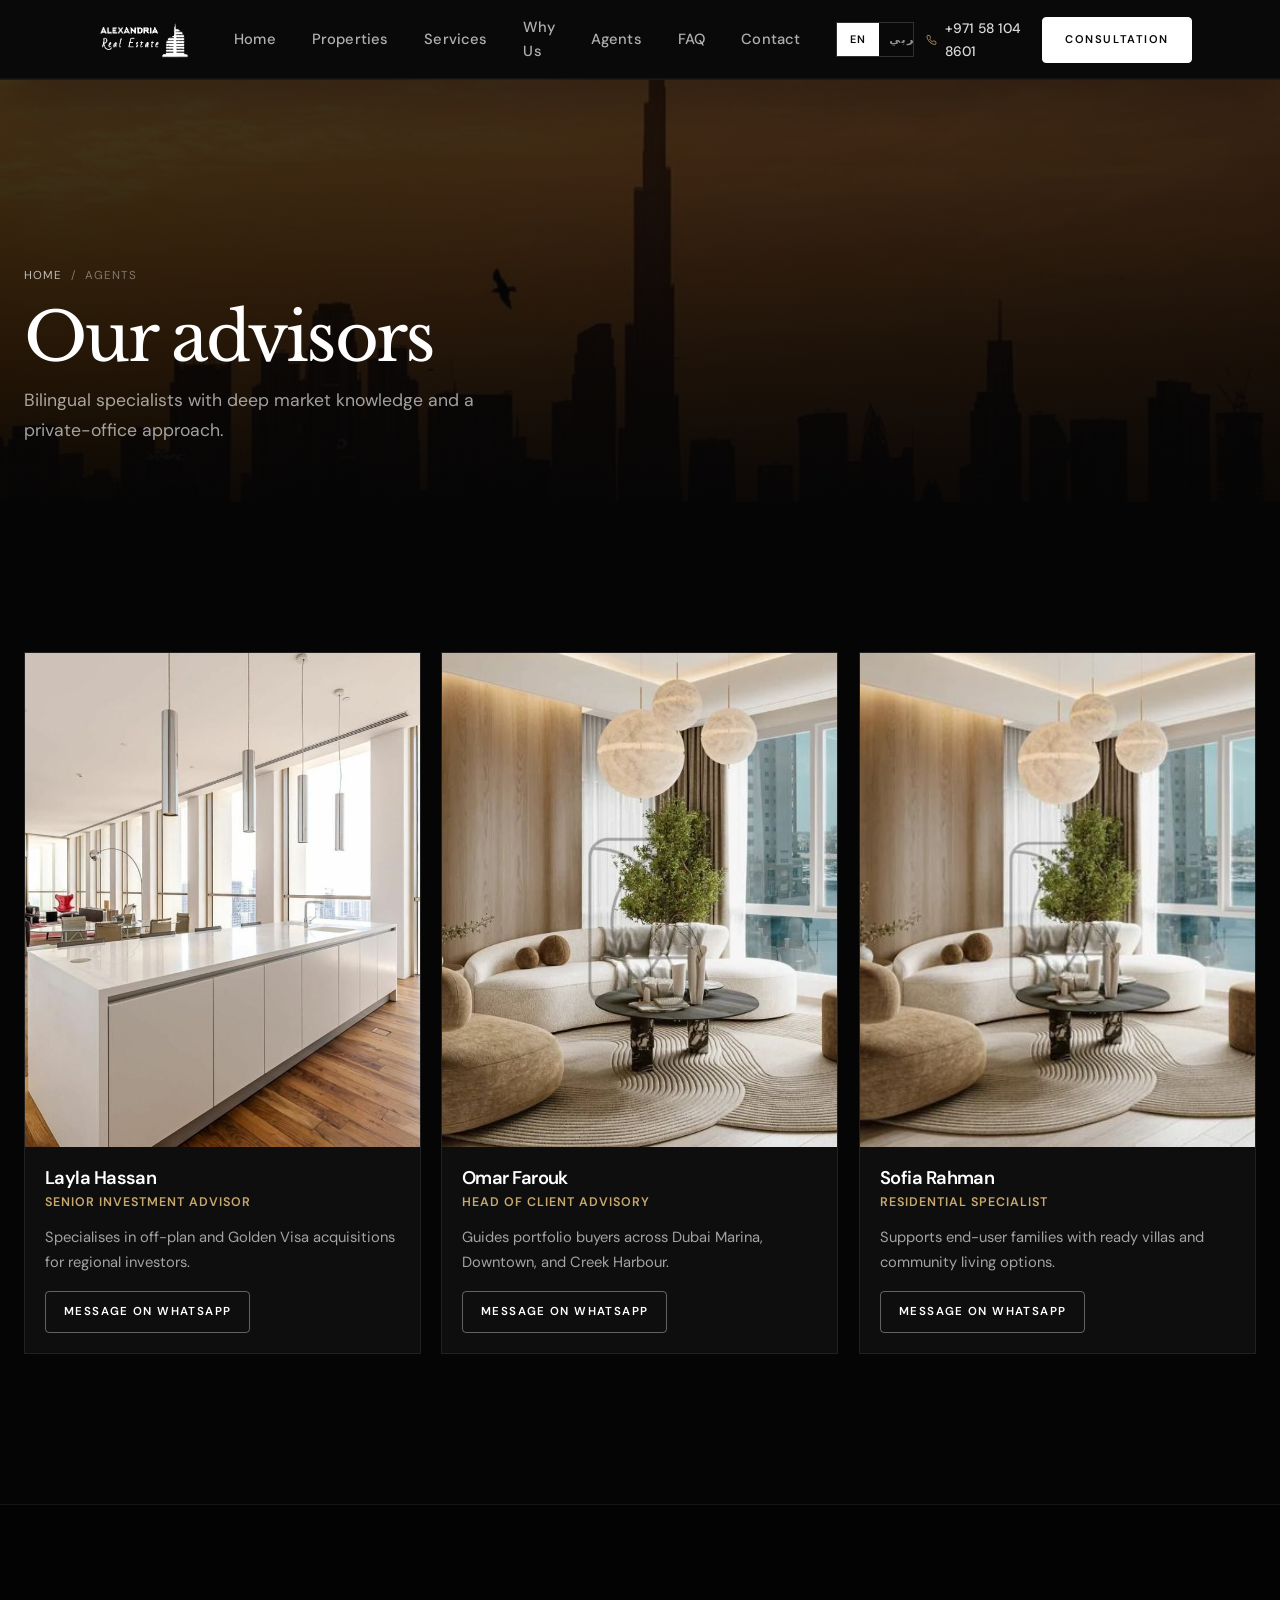
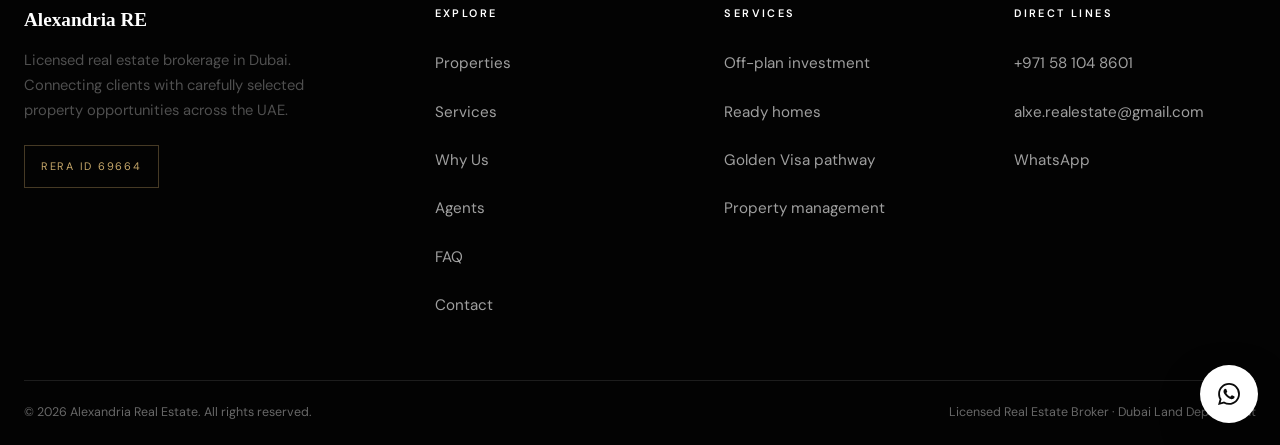
<file: agents/index.html>
<!DOCTYPE html>
<html lang="en" dir="ltr">
<head>
<meta charset="UTF-8" />
<meta name="viewport" content="width=device-width, initial-scale=1, viewport-fit=cover" />
<title>Agents | Alexandria Real Estate</title>
<meta name="description" content="Our advisors." />
<link rel="preconnect" href="https://fonts.googleapis.com" />
<link rel="preconnect" href="https://fonts.gstatic.com" crossorigin />
<link href="https://fonts.googleapis.com/css2?family=DM+Sans:wght@400;500;600&family=Libre+Baskerville:ital,wght@0,400;1,400&family=Noto+Sans+Arabic:wght@400;500;600&display=swap" rel="stylesheet" />
<link rel="stylesheet" href="../css/styles.css" />
<link rel="stylesheet" href="../css/ui-enhancements.css" />
<style>
/* Alexandria RE — Luxury Presence inspired dark luxury system */

:root {
  --bg: #0a0a0a;
  --bg-2: #111111;
  --bg-elev: #1a1a1a;
  --line: rgba(255,255,255,0.10);
  --line-2: rgba(255,255,255,0.16);
  --text: #ffffff;
  --muted: rgba(255,255,255,0.62);
  --faint: rgba(255,255,255,0.40);
  --gold: #c4a265;
  --gold-2: #d4b57a;
  --font: "DM Sans", system-ui, -apple-system, sans-serif;
  --serif: "Libre Baskerville", Georgia, serif;
  --ar: "Noto Sans Arabic", "DM Sans", sans-serif;
  --max: 1280px;
  --header: 84px;
  --ease: cubic-bezier(.22,1,.36,1);
}

*,*::before,*::after{box-sizing:border-box;margin:0;padding:0}
html{scroll-behavior:smooth;scroll-padding-top:calc(var(--header) + 12px);overflow-x:hidden;-webkit-text-size-adjust:100%}
body{
  font-family:var(--font);
  background:var(--bg);
  color:var(--text);
  line-height:1.6;
  font-size:16px;
  overflow-x:hidden;
  -webkit-font-smoothing:antialiased;
}
body.lang-ar{font-family:var(--ar);direction:rtl}
img{max-width:100%;display:block;height:auto}
a{color:inherit;text-decoration:none}
button,input,select,textarea{font:inherit;color:inherit;background:none;border:none;outline:none}
button{cursor:pointer}
ul{list-style:none}
::selection{background:rgba(196,162,101,.28)}

.container{width:min(100% - 48px, var(--max));margin-inline:auto}
.section{padding:120px 0}
.eyebrow{
  display:inline-block;
  font-size:.72rem;
  letter-spacing:.2em;
  text-transform:uppercase;
  color:var(--gold);
  font-weight:600;
  margin-bottom:18px;
}
h1,h2,h3{font-family:var(--serif);font-weight:400;letter-spacing:-.03em;line-height:1.08}
.section-title{font-size:clamp(2.1rem,4.2vw,3.4rem);max-width:16ch;margin:0 0 18px;color:#fff}
.section-lead{color:var(--muted);font-size:1.08rem;line-height:1.75;max-width:40ch}
.section-head{display:flex;justify-content:space-between;align-items:end;gap:28px;margin-bottom:56px}
.section-head .section-lead{margin:0}
.text-center{text-align:center}
.text-center .section-title,.text-center .section-lead{margin-inline:auto}
.reveal{opacity:1!important;transform:none!important}

.btn{
  display:inline-flex;align-items:center;justify-content:center;gap:10px;
  min-height:52px;padding:0 28px;
  font-size:.78rem;font-weight:600;letter-spacing:.12em;text-transform:uppercase;
  border:1px solid transparent;transition:.25s var(--ease);white-space:nowrap;
}
.btn-light,.btn-dark{background:#fff;color:#0a0a0a;border-color:#fff}
.btn-light:hover,.btn-dark:hover{background:transparent;color:#fff;border-color:#fff}
.btn-line{background:transparent;color:#fff;border-color:rgba(255,255,255,.35)}
.btn-line:hover{border-color:#fff;background:rgba(255,255,255,.06)}
.btn-gold{background:var(--gold);color:#0a0a0a;border-color:var(--gold)}
.btn-gold:hover{background:var(--gold-2);border-color:var(--gold-2)}
.btn-block{width:100%}
.btn-sm{min-height:42px;padding:0 18px;font-size:.72rem}
.btn-primary-hero{background:#fff;color:#0a0a0a;border:1px solid #fff;min-height:52px;padding:0 24px;display:inline-flex;align-items:center;justify-content:center;letter-spacing:.1em;text-transform:uppercase;font-size:.74rem;font-weight:600}
.btn-primary-hero:hover{background:transparent;color:#fff}
.btn-secondary-hero{background:transparent;border:1px solid rgba(255,255,255,.5);color:#fff;min-height:52px;padding:0 24px;display:inline-flex;align-items:center;justify-content:center;letter-spacing:.1em;text-transform:uppercase;font-size:.74rem;font-weight:600}
.btn-secondary-hero:hover{background:#fff;color:#111}

/* Header */
.site-header{
  position:fixed;inset:0 0 auto 0;z-index:200;height:var(--header);
  background:transparent;transition:background .3s,border-color .3s,backdrop-filter .3s;
  border-bottom:1px solid transparent;
}
.site-header.scrolled,.site-header.is-deep{
  background:rgba(10,10,10,.82);backdrop-filter:blur(18px);-webkit-backdrop-filter:blur(18px);
  border-bottom-color:var(--line);
}
.header-inner{height:100%;display:flex;align-items:center;justify-content:space-between;gap:20px}
.logo{display:flex;align-items:center;z-index:2}
.logo img{height:42px!important;width:auto!important;object-fit:contain;filter:brightness(0) invert(1)!important}
.nav{display:flex;align-items:center;gap:4px}
.nav a{padding:8px 14px;font-size:.88rem;font-weight:500;color:rgba(255,255,255,.72);transition:color .2s}
.nav a:hover,.nav a.active{color:#fff}
.header-actions{display:flex;align-items:center;gap:12px;z-index:2}
.lang-toggle{display:inline-flex;border:1px solid var(--line-2);overflow:hidden}
.lang-toggle button{min-width:42px;padding:8px 10px;font-size:.68rem;letter-spacing:.12em;font-weight:600;color:rgba(255,255,255,.55);cursor:pointer;background:transparent;border:0}
.lang-toggle button.active{background:#fff;color:#0a0a0a}
.header-phone{display:none;align-items:center;gap:8px;color:rgba(255,255,255,.85);font-size:.86rem;font-weight:500;font-variant-numeric:tabular-nums}
.header-phone svg{width:14px;height:14px;color:var(--gold)}
.header-cta{display:none;min-height:42px!important;padding:0 18px!important;background:#fff!important;color:#0a0a0a!important;border:1px solid #fff!important;font-size:.7rem!important;letter-spacing:.12em!important}
.header-cta:hover{background:transparent!important;color:#fff!important}
.menu-toggle{display:none;width:44px;height:44px;border:1px solid var(--line-2);background:transparent;flex-direction:column;align-items:center;justify-content:center;gap:5px;position:relative;z-index:260;cursor:pointer}
.menu-toggle span{display:block;width:16px;height:1.5px;background:#fff;transition:.25s}
.menu-toggle.open span:nth-child(1){transform:translateY(6.5px) rotate(45deg)}
.menu-toggle.open span:nth-child(2){opacity:0}
.menu-toggle.open span:nth-child(3){transform:translateY(-6.5px) rotate(-45deg)}
.mobile-nav{position:fixed;inset:0;z-index:250;display:none;flex-direction:column;justify-content:center;align-items:center;gap:8px;background:#0a0a0a;padding:100px 28px 48px;overflow-y:auto}
.mobile-nav.open{display:flex}
.mobile-nav a{font-family:var(--serif);font-size:clamp(1.5rem,5vw,2rem);padding:10px 16px;color:rgba(255,255,255,.88)}
.mobile-nav a:hover,.mobile-nav a.active{color:var(--gold)}
.mobile-nav .lang-toggle{margin-bottom:24px;border-color:var(--line-2)}
.mobile-nav .lang-toggle button{color:rgba(255,255,255,.55)}
.mobile-nav .lang-toggle button.active{background:#fff;color:#0a0a0a}
.mobile-nav-cta{margin-top:22px!important;background:#fff!important;color:#0a0a0a!important;border-color:#fff!important;min-height:48px;padding:0 24px;display:inline-flex!important;align-items:center;justify-content:center}
.mobile-nav-phone{margin-top:14px;color:rgba(255,255,255,.55);font-size:.95rem}
body.nav-open{overflow:hidden!important}
@media(min-width:1100px){.header-phone{display:inline-flex}.header-cta{display:inline-flex}}
@media(max-width:1099px){.nav{display:none!important}.menu-toggle{display:flex!important}.header-cta,.header-phone{display:none!important}:root{--header:72px}.site-header{height:var(--header)}}

/* Hero */
.hero{position:relative;min-height:100vh;min-height:100dvh;display:flex;align-items:center;background:#050505;overflow:hidden;padding:0}
.hero-bg{position:absolute;inset:0;z-index:0}
.hero-bg-slide{position:absolute;inset:0;opacity:0;transition:opacity 1.15s ease;z-index:0}
.hero-bg-slide.is-active{opacity:1;z-index:1}
.hero-bg-slide img{width:100%;height:100%;object-fit:cover;object-position:center 28%;transform:scale(1.08);transition:transform 7s ease-out;filter:contrast(1.05) saturate(1.04) brightness(.88)}
.hero-bg-slide.is-active img{transform:scale(1)}
.hero-bg-overlay{position:absolute;inset:0;z-index:2;pointer-events:none;background:linear-gradient(180deg,rgba(5,5,5,.55) 0%,rgba(5,5,5,.25) 40%,rgba(5,5,5,.78) 100%),linear-gradient(90deg,rgba(5,5,5,.55) 0%,transparent 50%,rgba(5,5,5,.35) 100%)}
.hero-shell{position:relative;z-index:3;width:min(100% - 48px,var(--max));margin:0 auto;display:grid;grid-template-columns:1.2fr .8fr;gap:48px;align-items:end;min-height:100vh;min-height:100dvh;padding:calc(var(--header) + 40px) 0 56px}
.hero-copy{color:#fff;max-width:720px;padding-bottom:12px}
.hero-kicker{display:inline-flex;align-items:center;gap:10px;margin-bottom:24px;color:var(--gold);font-size:.72rem;letter-spacing:.2em;text-transform:uppercase;font-weight:600}
.hero h1{font-size:clamp(2.8rem,6.5vw,5.4rem);line-height:.96;letter-spacing:-.04em;margin:0 0 22px;max-width:13ch;color:#fff}
.hero-lead{font-size:clamp(1.02rem,1.5vw,1.18rem);line-height:1.7;color:rgba(255,255,255,.72);max-width:34ch;margin:0 0 32px}
.hero-actions{display:flex;flex-wrap:wrap;gap:12px}
.hero-proof,.hero-meta,.hero-feature-board,.hero-hot,.hero-frame,.hero-captions{display:none!important}
.hero-panel{display:flex;justify-content:flex-end;align-items:flex-end}
.hero-form{width:min(100%,400px);background:rgba(255,255,255,.97);color:#0a0a0a;padding:32px 28px 28px;box-shadow:0 30px 80px rgba(0,0,0,.4)}
.hero-form-top{display:flex;justify-content:space-between;align-items:center;margin-bottom:12px}
.hero-form-label{font-size:.66rem;letter-spacing:.16em;text-transform:uppercase;color:#8a7040;font-weight:700}
.hero-form-response{font-size:.72rem;color:#1f8f5f;font-weight:600}
.hero-form h2{font-family:var(--serif);font-size:1.7rem;line-height:1.15;margin:0 0 8px;color:#0a0a0a;font-weight:400}
.hero-form>p{margin:0 0 20px;color:#666;font-size:.92rem;line-height:1.55}
.hero-form .field{margin-bottom:12px}
.hero-form .field label{display:block;font-size:.64rem;letter-spacing:.12em;text-transform:uppercase;color:#777;margin-bottom:6px;font-weight:600}
.hero-form .field input,.hero-form .field select{width:100%;min-height:48px;border:1px solid #ddd;background:#f7f7f7;padding:0 12px;font-size:16px;color:#0a0a0a}
.hero-form .field input:focus,.hero-form .field select:focus{outline:none;border-color:#0a0a0a;background:#fff;box-shadow:0 0 0 1px #0a0a0a}
.hero-form .field-row{display:grid;grid-template-columns:1fr 1fr;gap:10px}
.hero-form .field select{appearance:none;background-image:url("data:image/svg+xml,%3Csvg xmlns='http://www.w3.org/2000/svg' width='12' height='8' fill='none'%3E%3Cpath d='M1 1.5l5 5 5-5' stroke='%23737373' stroke-width='1.4' stroke-linecap='round'/%3E%3C/svg%3E");background-repeat:no-repeat;background-position:right 12px center;padding-right:34px;background-color:#f7f7f7}
.btn-submit-hero{width:100%;min-height:52px;margin-top:6px;background:#0a0a0a;color:#fff;border:1px solid #0a0a0a;letter-spacing:.12em;text-transform:uppercase;font-size:.74rem;font-weight:600;cursor:pointer;display:inline-flex;align-items:center;justify-content:center}
.btn-submit-hero:hover{background:#000}
.hero-form .form-note{margin-top:12px;text-align:center;font-size:.72rem;color:#999}
.form-success{display:none;text-align:center;padding:18px 8px}
.form-success.show{display:block}
.form-success h3{font-family:var(--serif);font-size:1.5rem;margin-bottom:8px;color:#0a0a0a;font-weight:400}
.form-success p{color:#666;margin-bottom:14px}

.hero-bg-ui{position:absolute;left:0;right:0;bottom:0;z-index:4;padding:0 0 28px;pointer-events:none}
.hero-bg-ui-inner{width:min(100% - 48px,var(--max));margin:0 auto;display:flex;align-items:center;justify-content:space-between;gap:16px;pointer-events:auto}
.hero-bg-caption{color:#fff;max-width:420px}
.hero-bg-caption .tag{display:inline-block;font-size:.62rem;letter-spacing:.14em;text-transform:uppercase;color:var(--gold);border:1px solid rgba(196,162,101,.4);padding:4px 8px;margin-bottom:8px;font-weight:600}
.hero-bg-caption strong{display:block;font-size:1.05rem;font-weight:500;margin-bottom:2px}
.hero-bg-caption span{display:block;font-size:.82rem;color:rgba(255,255,255,.55);margin-bottom:4px}
.hero-bg-caption em{font-style:normal;font-family:var(--serif);color:var(--gold-2);font-size:1.05rem}
.hero-bg-controls{display:inline-flex;align-items:center;gap:8px}
.hero-bg-btn{width:40px;height:40px;border:1px solid rgba(255,255,255,.25);background:rgba(0,0,0,.35);color:#fff;display:inline-flex;align-items:center;justify-content:center;cursor:pointer;backdrop-filter:blur(8px)}
.hero-bg-btn:hover{border-color:var(--gold);color:var(--gold)}
.hero-bg-dots{display:inline-flex;gap:7px;margin-inline:8px}
.hero-bg-dot{width:7px;height:7px;border-radius:50%;border:0;padding:0;background:rgba(255,255,255,.3);cursor:pointer}
.hero-bg-dot.is-active{background:var(--gold);transform:scale(1.2)}
.hero-bg-progress{position:absolute;left:0;right:0;bottom:0;height:2px;background:rgba(255,255,255,.08);z-index:5}
.hero-bg-progress span{display:block;height:100%;width:0;background:var(--gold)}
.hero-bg-progress span.is-running{animation:heroProg linear forwards}
@keyframes heroProg{from{width:0}to{width:100%}}
.hero-hot,.hero-frame,.hero-feature-board,.hero-proof,.hero-meta{display:none!important}

.logo-marquee{background:var(--bg);border-block:1px solid var(--line);padding:28px 0;overflow:hidden}
.logo-marquee-label{text-align:center;font-size:.68rem;letter-spacing:.2em;text-transform:uppercase;color:var(--faint);margin-bottom:18px;font-weight:600}
.logo-track{display:flex;gap:48px;width:max-content;animation:marquee 40s linear infinite;align-items:center}
.logo-track span{font-family:var(--serif);font-size:1.15rem;color:rgba(255,255,255,.35);letter-spacing:.04em;white-space:nowrap}
@keyframes marquee{from{transform:translateX(0)}to{transform:translateX(-50%)}}

.trust{background:var(--bg-2);border-bottom:1px solid var(--line)}
.trust-grid{display:grid;grid-template-columns:repeat(4,1fr)}
.trust-item{padding:32px 24px;border-right:1px solid var(--line)}
.trust-item:last-child{border:0}
.trust-item strong{display:block;font-size:.95rem;font-weight:500;margin-bottom:6px;color:#fff}
.trust-item span{font-size:.84rem;color:var(--muted);line-height:1.45}

.properties{background:var(--bg)}
.filters{display:flex;flex-wrap:wrap;gap:8px;margin-bottom:32px}
.filter-btn{min-height:42px;padding:0 18px;font-size:.72rem;letter-spacing:.12em;text-transform:uppercase;color:var(--muted);border:1px solid var(--line-2);background:transparent;transition:.2s}
.filter-btn:hover,.filter-btn.active{color:#0a0a0a;background:#fff;border-color:#fff}
.prop-grid{display:grid;grid-template-columns:repeat(3,minmax(0,1fr));gap:20px;align-items:stretch}
.prop-card{display:flex;flex-direction:column;height:100%;background:var(--bg-2);border:1px solid var(--line);overflow:hidden;min-width:0;transition:transform .35s var(--ease),border-color .35s}
.prop-card:hover{transform:translateY(-4px);border-color:var(--line-2)}
.prop-media{position:relative;aspect-ratio:4/3;min-height:200px;overflow:hidden;background:#111;flex-shrink:0}
.prop-media img{width:100%;height:100%;object-fit:cover;transition:transform .8s var(--ease)}
.prop-card:hover .prop-media img{transform:scale(1.04)}
.prop-media-shade{position:absolute;inset:0;background:linear-gradient(to top,rgba(0,0,0,.5),transparent 50%);pointer-events:none}
.prop-media-label{position:absolute;left:16px;bottom:14px;z-index:2;color:#fff;font-family:var(--serif);font-style:italic;font-size:1rem}
.prop-tags{position:absolute;top:14px;left:14px;z-index:2;display:flex;gap:6px}
.tag{padding:6px 10px;font-size:.62rem;letter-spacing:.12em;text-transform:uppercase;background:#fff;color:#0a0a0a;font-weight:600}
.prop-body{display:flex;flex-direction:column;flex:1;padding:20px 18px 18px}
.prop-price{font-family:var(--serif);font-size:1.4rem;margin:0 0 8px;letter-spacing:-.02em;color:#fff}
.prop-price small{font-family:var(--font);font-size:.72rem;color:var(--faint);margin-inline-start:6px}
.prop-title{font-size:1.05rem;font-weight:500;margin:0 0 6px;line-height:1.35;min-height:2.6em;color:#fff}
.prop-loc{font-size:.88rem;color:var(--muted);margin:0 0 12px;min-height:1.35em}
.prop-specs{display:flex;flex-wrap:wrap;padding:12px 0;border-top:1px solid var(--line);margin:0 0 14px;font-size:.8rem;color:var(--faint)}
.prop-specs span:not(:last-child)::after{content:"·";margin:0 10px;color:var(--line-2)}
.prop-actions{display:grid;grid-template-columns:1fr 1fr;gap:8px;margin-top:auto;width:100%}
.prop-actions .btn{width:100%;min-height:44px}
.prop-actions .btn-dark{background:#fff;color:#0a0a0a;border-color:#fff}
.prop-actions .btn-dark:hover{background:transparent;color:#fff;border-color:#fff}
.prop-actions .btn-line{border-color:var(--line-2);color:#fff}
.prop-actions .btn-line:hover{border-color:#fff}

.services{background:var(--bg-2)}
.svc-grid{display:grid;grid-template-columns:repeat(3,minmax(0,1fr));gap:16px}
.svc-card{background:var(--bg);border:1px solid var(--line);padding:36px 28px;min-height:240px;transition:border-color .25s,transform .25s}
.svc-card:hover{border-color:var(--line-2);transform:translateY(-3px)}
.svc-num{font-family:var(--serif);color:var(--gold);font-size:.9rem;letter-spacing:.12em;margin-bottom:22px}
.svc-card h3{font-size:1.4rem;margin:0 0 12px;color:#fff}
.svc-card p{color:var(--muted);font-size:.95rem;line-height:1.75}
.svc-detail{display:grid;grid-template-columns:1fr 1fr;gap:48px;align-items:center;padding:56px 0;border-bottom:1px solid var(--line)}
.svc-detail:last-child{border-bottom:0}
.svc-detail:nth-child(even) .svc-detail-media{order:2}
.svc-detail:nth-child(even)>div:last-child{order:1}
.svc-detail-media{aspect-ratio:4/3;min-height:240px;overflow:hidden;background:#111}
.svc-detail-media img{width:100%;height:100%;object-fit:cover}
.svc-detail h2{font-size:clamp(1.6rem,2.5vw,2.2rem);margin:0 0 14px;max-width:14ch;color:#fff}
.svc-detail p{color:var(--muted);line-height:1.8;margin:0 0 12px;max-width:42ch}
.svc-detail .btn{margin-top:8px}

.story-grid{display:grid;grid-template-columns:1fr 1fr;gap:64px;align-items:center}
.story-stats{display:grid;grid-template-columns:1fr 1fr;gap:1px;background:var(--line);border:1px solid var(--line);margin-top:28px}
.story-stat{background:var(--bg-2);padding:24px 20px}
.story-stat strong{display:block;font-family:var(--serif);font-size:1.8rem;margin-bottom:6px;color:#fff}
.story-stat span{font-size:.84rem;color:var(--muted)}
.about-visual{position:relative;aspect-ratio:4/5;min-height:360px;overflow:hidden;background:#111;display:flex;align-items:flex-end}
.about-visual img{position:absolute;inset:0;width:100%;height:100%;object-fit:cover}
.about-visual::before{content:"";position:absolute;inset:0;z-index:1;background:linear-gradient(to top,rgba(0,0,0,.88),transparent 55%)}
.about-visual blockquote{position:relative;z-index:2;padding:32px;font-family:var(--serif);font-style:italic;font-size:1.5rem;line-height:1.35;color:#fff;max-width:15ch}
.about-visual cite{display:block;margin-top:14px;font-family:var(--font);font-style:normal;font-size:.7rem;letter-spacing:.16em;text-transform:uppercase;color:var(--gold)}
.about-list,.about-list-wrap{max-width:820px;margin:0 auto}
.about-item{display:grid;grid-template-columns:48px 1fr;gap:14px;padding:22px 0;border-top:1px solid var(--line)}
.about-item .idx{font-family:var(--serif);color:var(--gold);font-size:1rem}
.about-item h4{font-family:var(--font);font-size:1.05rem;font-weight:600;margin:0 0 6px;color:#fff}
.about-item p{color:var(--muted);font-size:.94rem;line-height:1.7}
.about-actions{display:flex;flex-wrap:wrap;gap:10px;margin-top:36px}

.agent-grid{display:grid;grid-template-columns:repeat(3,minmax(0,1fr));gap:20px}
.agent-card{display:flex;flex-direction:column;height:100%;background:var(--bg-2);border:1px solid var(--line);overflow:hidden}
.agent-photo{aspect-ratio:4/5;min-height:240px;overflow:hidden;background:#111}
.agent-photo img{width:100%;height:100%;object-fit:cover}
.agent-body{display:flex;flex-direction:column;flex:1;padding:22px 20px 20px}
.agent-body h3{font-family:var(--font);font-size:1.15rem;font-weight:600;margin:0 0 4px;color:#fff}
.agent-role{font-size:.78rem;color:var(--gold);letter-spacing:.08em;text-transform:uppercase;margin-bottom:12px;font-weight:600}
.agent-body p{color:var(--muted);font-size:.92rem;line-height:1.7;margin:0 0 16px}
.agent-body .btn{margin-top:auto;align-self:flex-start}

.faq-grid{display:grid;grid-template-columns:.85fr 1.15fr;gap:56px;align-items:start}
.faq-list{border-top:1px solid var(--line)}
.faq-item{border-bottom:1px solid var(--line)}
.faq-q{width:100%;display:flex;justify-content:space-between;align-items:center;gap:16px;padding:20px 0;text-align:start;font-size:1.02rem;font-weight:500;color:#fff;background:none;border:0}
.faq-q .ico{width:28px;height:28px;position:relative;border:1px solid var(--line-2);flex-shrink:0}
.faq-q .ico::before,.faq-q .ico::after{content:"";position:absolute;background:#fff;top:50%;left:50%;transform:translate(-50%,-50%)}
.faq-q .ico::before{width:10px;height:1px}
.faq-q .ico::after{width:1px;height:10px}
.faq-item.open .faq-q .ico{background:#fff}
.faq-item.open .faq-q .ico::before,.faq-item.open .faq-q .ico::after{background:#0a0a0a}
.faq-item.open .faq-q .ico::after{transform:translate(-50%,-50%) scaleY(0)}
.faq-a{max-height:0;overflow:hidden;transition:max-height .35s var(--ease)}
.faq-item.open .faq-a{max-height:260px}
.faq-a p{padding:0 0 18px;color:var(--muted);font-size:.95rem;line-height:1.75}

.contact-grid{display:grid;grid-template-columns:.9fr 1.1fr;gap:48px;align-items:start}
.contact-form-box{background:var(--bg-2);border:1px solid var(--line);padding:36px 32px}
.contact-form-box h3{font-size:1.6rem;margin:0 0 8px;color:#fff}
.contact-form-box>p{color:var(--muted);margin:0 0 24px}
.contact-info h3{font-size:1.8rem;margin:0 0 12px;color:#fff}
.contact-info>p{color:var(--muted);margin:0 0 28px;max-width:34ch}
.detail{padding:16px 0;border-top:1px solid var(--line);display:grid;gap:4px}
.detail:last-of-type{border-bottom:1px solid var(--line)}
.detail strong{font-size:.66rem;letter-spacing:.16em;text-transform:uppercase;color:var(--faint);font-weight:600}
.detail a,.detail span{font-size:1.05rem;font-weight:500;color:#fff}
.detail a:hover{color:var(--gold)}
.map-panel{min-height:220px;margin-top:20px;background:var(--bg-elev);border:1px solid var(--line);display:flex;align-items:flex-end;padding:24px;position:relative;overflow:hidden}
.map-panel::before{content:"";position:absolute;inset:0;background:radial-gradient(circle at 30% 40%,rgba(196,162,101,.12),transparent 50%)}
.map-panel>div{position:relative;z-index:1}
.map-panel strong{display:block;font-family:var(--serif);font-size:1.2rem;margin-bottom:4px;color:#fff}
.map-panel span{color:var(--muted);font-size:.9rem}
.field{margin-bottom:12px}
.field label{display:block;font-size:.66rem;letter-spacing:.12em;text-transform:uppercase;color:var(--faint);margin-bottom:6px;font-weight:600}
.field input,.field select,.field textarea{width:100%;min-height:48px;padding:0 12px;border:1px solid var(--line-2);background:var(--bg);color:#fff;font-size:16px}
.field textarea{padding:12px;min-height:110px;resize:vertical}
.field input:focus,.field select:focus,.field textarea:focus{border-color:#fff;box-shadow:0 0 0 1px #fff;outline:none}
.field-row{display:grid;grid-template-columns:1fr 1fr;gap:12px}
.form-light .field input,.form-light .field select,.form-light .field textarea{background:var(--bg);color:#fff;border-color:var(--line-2)}
.socials{display:flex;gap:10px;margin-top:24px}
.socials a{width:42px;height:42px;border:1px solid var(--line-2);display:grid;place-items:center;color:var(--muted)}
.socials a:hover{border-color:#fff;color:#fff}

.cta-band{position:relative;padding:120px 0;text-align:center;background:var(--bg-2);border-block:1px solid var(--line);overflow:hidden}
.cta-band-photo{position:absolute;inset:0;z-index:0}
.cta-band-photo img{width:100%;height:100%;object-fit:cover;opacity:.28}
.cta-band-photo::after{content:"";position:absolute;inset:0;background:linear-gradient(180deg,rgba(10,10,10,.7),rgba(10,10,10,.92))}
.cta-band .container{position:relative;z-index:1}
.cta-band h2{font-size:clamp(2.1rem,4vw,3.3rem);max-width:16ch;margin:0 auto 16px;color:#fff}
.cta-band p{color:var(--muted);max-width:40ch;margin:0 auto 32px;font-size:1.08rem}
.cta-actions{display:flex;flex-wrap:wrap;gap:12px;justify-content:center}

.page-hero{position:relative;min-height:clamp(260px,40vh,440px);display:flex;align-items:flex-end;padding:calc(var(--header) + 48px) 0 48px;background:#050505;color:#fff;overflow:hidden}
.page-hero-photo{position:absolute;inset:0;z-index:0}
.page-hero-photo img{width:100%;height:100%;object-fit:cover;opacity:.45}
.page-hero-photo::after{content:"";position:absolute;inset:0;background:linear-gradient(180deg,rgba(5,5,5,.55),rgba(5,5,5,.88))}
.page-hero .container{position:relative;z-index:1}
.page-hero h1{font-size:clamp(2.1rem,4.5vw,3.4rem);max-width:14ch;margin:0 0 12px;color:#fff}
.page-hero p{color:var(--muted);max-width:42ch;font-size:1.05rem;line-height:1.7;margin:0}
.breadcrumb{display:flex;flex-wrap:wrap;gap:8px;align-items:center;font-size:.72rem;letter-spacing:.1em;text-transform:uppercase;color:var(--faint);margin-bottom:16px}
.breadcrumb a{color:rgba(255,255,255,.7)}
.breadcrumb a:hover{color:#fff}

.site-footer{background:#050505;color:var(--muted);padding:80px 0 0;border-top:1px solid var(--line)}
.footer-grid{display:grid;grid-template-columns:1.5fr 1fr 1fr 1fr;gap:40px;padding-bottom:48px;border-bottom:1px solid var(--line)}
.footer-brand p{margin-top:14px;max-width:32ch;line-height:1.7;font-size:.92rem}
.rera{display:inline-block;margin-top:16px;font-size:.68rem;letter-spacing:.14em;text-transform:uppercase;color:var(--gold);border:1px solid rgba(196,162,101,.35);padding:10px 14px}
.footer-col h4{font-family:var(--font);font-size:.68rem;letter-spacing:.18em;text-transform:uppercase;color:#fff;font-weight:600;margin:0 0 18px}
.footer-col ul{display:flex;flex-direction:column;gap:10px}
.footer-col a{font-size:.92rem;color:var(--muted)}
.footer-col a:hover{color:#fff}
.footer-bottom{display:flex;flex-wrap:wrap;justify-content:space-between;gap:10px;padding:22px 0;font-size:.78rem;color:var(--faint)}

.float-wa{position:fixed;right:22px;bottom:22px;z-index:80;width:54px;height:54px;border-radius:50%;background:#fff;color:#0a0a0a;display:grid;place-items:center;box-shadow:0 12px 36px rgba(0,0,0,.35)}
body.lang-ar .float-wa{right:auto;left:22px}
.float-wa:hover{transform:translateY(-2px)}
.sticky-cta{display:none!important}

.modal-overlay{position:fixed;inset:0;background:rgba(0,0,0,.7);backdrop-filter:blur(6px);z-index:300;display:none;align-items:center;justify-content:center;padding:20px}
.modal-overlay.open{display:flex}
.modal{position:relative;width:min(100%,440px);background:#111;border:1px solid var(--line);padding:36px 28px;color:#fff}
.modal-close{position:absolute;top:12px;right:12px;width:36px;height:36px;display:grid;place-items:center;color:var(--muted);border:1px solid var(--line)}
.modal h3{font-size:1.6rem;margin:0 0 10px}
.modal>p{color:var(--muted);margin:0 0 20px}

.devs{background:var(--bg);border-block:1px solid var(--line);overflow:hidden;padding:36px 0}
.dev-row{display:flex;width:max-content;animation:marquee 45s linear infinite}
.dev-item{min-width:170px;padding:12px 36px;font-family:var(--serif);font-size:1.15rem;color:rgba(255,255,255,.3);text-align:center}
.calc{background:var(--bg-2);border-block:1px solid var(--line)}
.calc-grid{display:grid;grid-template-columns:1fr 1.1fr;gap:48px}
.calc-panel{background:var(--bg);border:1px solid var(--line);padding:32px}
.calc-field{margin-bottom:20px}
.calc-field label{display:flex;justify-content:space-between;color:var(--muted);font-size:.88rem;margin-bottom:10px}
.calc-field label strong{color:#fff;font-family:var(--serif);font-weight:400}
.calc-field input[type=range]{width:100%;height:2px;appearance:none;background:var(--line-2);cursor:pointer}
.calc-field input[type=range]::-webkit-slider-thumb{appearance:none;width:16px;height:16px;border-radius:50%;background:#fff}
.calc-results{display:grid;grid-template-columns:1fr 1fr;gap:10px;margin:8px 0 20px}
.calc-result{background:var(--bg-2);border:1px solid var(--line);padding:16px}
.calc-result span{display:block;font-size:.66rem;letter-spacing:.1em;text-transform:uppercase;color:var(--faint);margin-bottom:6px}
.calc-result strong{font-family:var(--serif);font-size:1.3rem;color:#fff;font-weight:400}
.quotes{background:var(--bg)}
.quote-grid{display:grid;grid-template-columns:repeat(3,1fr);gap:16px}
.quote-card{background:var(--bg-2);border:1px solid var(--line);padding:32px 26px;min-height:260px;display:flex;flex-direction:column}
.quote-card blockquote{font-family:var(--serif);font-size:1.05rem;line-height:1.7;color:rgba(255,255,255,.8);flex:1;margin:0 0 24px}
.quote-author{padding-top:16px;border-top:1px solid var(--line)}
.quote-author strong{display:block;color:#fff;margin-bottom:2px}
.quote-author span{font-size:.8rem;color:var(--faint)}
.process{background:var(--bg);border-block:1px solid var(--line)}
.process-grid{display:grid;grid-template-columns:repeat(4,1fr);gap:24px;margin-top:48px}
.process-step{padding-right:16px;border-right:1px solid var(--line)}
.process-step:last-child{border:0}
.process-step .num{display:block;font-family:var(--serif);font-size:2.8rem;color:rgba(255,255,255,.12);margin-bottom:16px;line-height:1}
.process-step:hover .num{color:var(--gold)}
.process-step h3{font-family:var(--font);font-size:1.05rem;font-weight:600;margin:0 0 10px;color:#fff}
.process-step p{font-size:.9rem;color:var(--muted);line-height:1.7;max-width:26ch}

@media(max-width:1100px){
  .hero-shell{grid-template-columns:1fr;align-items:center;min-height:auto;padding:calc(var(--header) + 28px) 0 32px;gap:28px}
  .hero-panel{justify-content:center}
  .hero-form{width:100%;max-width:520px}
  .hero h1{max-width:14ch;font-size:clamp(2.5rem,8vw,3.6rem)}
  .hero-bg-ui-inner{flex-direction:column;align-items:flex-start}
  .prop-grid,.svc-grid,.quote-grid{grid-template-columns:repeat(2,minmax(0,1fr))!important}
  .process-grid{grid-template-columns:1fr 1fr!important;gap:28px!important}
  .process-step{border:0!important;padding:0!important}
  .trust-grid{grid-template-columns:1fr 1fr!important}
  .story-grid,.faq-grid,.contact-grid,.calc-grid,.svc-detail{grid-template-columns:1fr!important;gap:28px!important}
  .svc-detail:nth-child(even) .svc-detail-media,.svc-detail:nth-child(even)>div:last-child{order:initial!important}
  .agent-grid{grid-template-columns:1fr 1fr!important}
  .footer-grid{grid-template-columns:1fr 1fr!important}
  .section{padding:80px 0}
  .section-head{flex-direction:column;align-items:flex-start}
}
@media(max-width:760px){
  :root{--header:68px}
  .container{width:min(100% - 32px,var(--max))}
  .section{padding:56px 0!important}
  .hero-shell{width:min(100% - 32px,var(--max));padding-bottom:24px}
  .hero h1{font-size:clamp(2.15rem,10vw,2.8rem);max-width:12ch}
  .hero-actions{flex-direction:column}
  .hero-actions .btn,.hero-actions .btn-primary-hero,.hero-actions .btn-secondary-hero,.hero-actions .btn-light,.hero-actions .btn-line{width:100%}
  .hero-form{padding:22px 16px}
  .hero-form .field-row,.field-row{grid-template-columns:1fr!important}
  .hero-bg-ui{padding-bottom:16px}
  .hero-bg-caption{display:none}
  .prop-grid,.svc-grid,.quote-grid,.process-grid,.agent-grid,.trust-grid{grid-template-columns:1fr!important}
  .filters{flex-wrap:nowrap;overflow-x:auto;-webkit-overflow-scrolling:touch;scrollbar-width:none}
  .filters::-webkit-scrollbar{display:none}
  .filter-btn{flex:0 0 auto}
  .prop-actions{grid-template-columns:1fr 1fr!important}
  .footer-grid{grid-template-columns:1fr!important}
  .page-hero{min-height:28vh;padding:calc(var(--header) + 24px) 0 28px}
  .page-hero h1{font-size:clamp(1.75rem,8vw,2.2rem)}
  .contact-form-box{padding:22px 16px}
  .float-wa{right:14px;bottom:14px;width:50px;height:50px}
  body.lang-ar .float-wa{left:14px;right:auto}
  .cta-actions{flex-direction:column;align-items:stretch;max-width:320px;margin-inline:auto}
  .cta-actions .btn{width:100%}
  .about-visual{aspect-ratio:16/11;min-height:240px}
  .story-stats{grid-template-columns:1fr 1fr}
}
@media(max-width:400px){
  .hero h1{font-size:1.95rem}
  .prop-actions{grid-template-columns:1fr!important}
  .story-stats{grid-template-columns:1fr}
}
@media(prefers-reduced-motion:reduce){
  .hero-bg-slide,.hero-bg-slide img,.logo-track,.dev-row{transition:none!important;animation:none!important}
  .hero-bg-progress span.is-running{animation:none!important;width:100%}
}


/* === ELEVATED LP CRAFT — richer composition layer === */

:root {
  --void: #050505;
  --panel: #0e0e0e;
  --elev: #151515;
  --hair: rgba(255,255,255,0.09);
  --gold: #c8a96b;
  --gold-2: #e0c48a;
}

body { background: var(--void) !important; }

/* More dramatic type */
.section { padding: 150px 0 !important; }
.section-title {
  font-size: clamp(2.6rem, 5.2vw, 4.4rem) !important;
  letter-spacing: -0.04em !important;
  line-height: 1.02 !important;
  max-width: 13ch !important;
}
.section-lead {
  font-size: 1.15rem !important;
  line-height: 1.85 !important;
  color: rgba(255,255,255,0.58) !important;
}
.eyebrow {
  letter-spacing: 0.28em !important;
  font-size: 0.68rem !important;
  margin-bottom: 26px !important;
}
.section-head {
  margin-bottom: 72px !important;
  padding-bottom: 32px !important;
  border-bottom: 1px solid rgba(255,255,255,0.08) !important;
}

/* Header glass refinement */
.site-header {
  height: 92px !important;
  background: linear-gradient(180deg, rgba(5,5,5,0.75) 0%, rgba(5,5,5,0.15) 100%) !important;
  border-bottom: 0 !important;
}
.site-header.scrolled,
.site-header.is-deep {
  height: 80px !important;
  background: rgba(5,5,5,0.92) !important;
  backdrop-filter: blur(22px) saturate(1.25) !important;
  border-bottom: 1px solid rgba(255,255,255,0.08) !important;
  box-shadow: 0 20px 60px rgba(0,0,0,0.35) !important;
}
.nav a {
  font-size: 0.92rem !important;
  padding: 10px 16px !important;
  color: rgba(255,255,255,0.68) !important;
  letter-spacing: 0.01em !important;
}
.nav a:hover, .nav a.active { color: #fff !important; }
.nav a.active::after {
  height: 1px !important;
  background: var(--gold) !important;
  bottom: 2px !important;
}
.header-cta {
  min-height: 46px !important;
  padding: 0 22px !important;
  letter-spacing: 0.14em !important;
  background: #fff !important;
  color: #0a0a0a !important;
  border: 1px solid #fff !important;
}
.header-cta:hover {
  background: transparent !important;
  color: #fff !important;
}

/* HERO — museum-scale */
.hero {
  min-height: 100vh !important;
  min-height: 100dvh !important;
  background: #030303 !important;
}
.hero-bg-slide img {
  filter: contrast(1.08) saturate(1.08) brightness(0.82) !important;
  transform: scale(1.1) !important;
  transition: transform 8s cubic-bezier(0.15,0.7,0.2,1), opacity 1.2s ease !important;
}
.hero-bg-slide.is-active img {
  transform: scale(1) !important;
}
.hero-bg-overlay {
  background:
    linear-gradient(180deg, rgba(3,3,3,0.62) 0%, rgba(3,3,3,0.18) 38%, rgba(3,3,3,0.82) 100%),
    linear-gradient(100deg, rgba(3,3,3,0.78) 0%, rgba(3,3,3,0.25) 48%, rgba(3,3,3,0.45) 100%),
    radial-gradient(ellipse 60% 50% at 70% 40%, rgba(200,169,107,0.12), transparent 62%) !important;
}
.hero-shell {
  width: min(100% - 56px, 1360px) !important;
  grid-template-columns: 1.25fr 0.75fr !important;
  gap: clamp(28px, 5vw, 72px) !important;
  align-items: center !important;
  padding: calc(var(--header, 88px) + 48px) 0 72px !important;
}
.hero-copy { max-width: 760px !important; }
.hero-kicker {
  margin-bottom: 28px !important;
  padding: 10px 16px !important;
  border: 1px solid rgba(200,169,107,0.4) !important;
  background: rgba(200,169,107,0.1) !important;
  color: #e2c48a !important;
  letter-spacing: 0.22em !important;
  font-size: 0.7rem !important;
  backdrop-filter: blur(10px) !important;
}
.hero h1 {
  font-size: clamp(3rem, 7vw, 6rem) !important;
  line-height: 0.94 !important;
  letter-spacing: -0.045em !important;
  max-width: 11ch !important;
  margin: 0 0 26px !important;
  text-shadow: 0 20px 60px rgba(0,0,0,0.35) !important;
}
.hero-lead {
  font-size: clamp(1.05rem, 1.7vw, 1.22rem) !important;
  line-height: 1.8 !important;
  color: rgba(255,255,255,0.72) !important;
  max-width: 34ch !important;
  margin: 0 0 36px !important;
}
.hero-actions { gap: 14px !important; margin-bottom: 0 !important; }
.btn-primary-hero, .hero-actions .btn-light, .hero-actions .btn-primary-hero {
  min-height: 58px !important;
  padding: 0 32px !important;
  font-size: 0.76rem !important;
  letter-spacing: 0.14em !important;
  background: #fff !important;
  color: #0a0a0a !important;
  border: 1px solid #fff !important;
  box-shadow: 0 16px 40px rgba(0,0,0,0.28) !important;
}
.btn-primary-hero:hover, .hero-actions .btn-light:hover {
  background: transparent !important;
  color: #fff !important;
  box-shadow: none !important;
}
.btn-secondary-hero, .hero-actions .btn-line {
  min-height: 58px !important;
  padding: 0 32px !important;
  border-color: rgba(255,255,255,0.5) !important;
  background: rgba(255,255,255,0.04) !important;
  backdrop-filter: blur(8px) !important;
}

/* Form — floating editorial card */
.hero-form {
  width: min(100%, 430px) !important;
  padding: 36px 32px 30px !important;
  background: rgba(255,255,255,0.98) !important;
  box-shadow: 0 40px 100px rgba(0,0,0,0.5) !important;
  border: 1px solid rgba(255,255,255,0.2) !important;
}
.hero-form::before {
  height: 2px !important;
  background: linear-gradient(90deg, #b8954a, #e2c48a, #b8954a) !important;
}
.hero-form h2 {
  font-size: 1.85rem !important;
  letter-spacing: -0.03em !important;
  margin-bottom: 10px !important;
}
.hero-form > p {
  font-size: 0.94rem !important;
  line-height: 1.65 !important;
  margin-bottom: 22px !important;
}
.btn-submit-hero {
  min-height: 54px !important;
  letter-spacing: 0.14em !important;
  background: #0a0a0a !important;
}

/* Bottom banner caption bar — more premium */
.hero-bg-ui {
  padding-bottom: 36px !important;
}
.hero-bg-ui-inner {
  width: min(100% - 56px, 1360px) !important;
  align-items: flex-end !important;
}
.hero-bg-caption {
  max-width: 480px !important;
  padding: 18px 20px !important;
  background: rgba(0,0,0,0.35) !important;
  border: 1px solid rgba(255,255,255,0.12) !important;
  backdrop-filter: blur(14px) !important;
}
.hero-bg-caption .tag {
  margin-bottom: 10px !important;
  color: #e2c48a !important;
  border-color: rgba(226,196,138,0.4) !important;
}
.hero-bg-caption strong {
  font-size: 1.2rem !important;
  font-weight: 500 !important;
  letter-spacing: -0.01em !important;
  margin-bottom: 4px !important;
}
.hero-bg-caption em {
  font-size: 1.25rem !important;
  color: #e2c48a !important;
}
.hero-bg-btn {
  width: 44px !important;
  height: 44px !important;
  background: rgba(0,0,0,0.4) !important;
  border-color: rgba(255,255,255,0.28) !important;
  backdrop-filter: blur(10px) !important;
}
.hero-bg-progress { height: 2px !important; }
.hero-bg-progress span {
  background: linear-gradient(90deg, #b8954a, #e2c48a) !important;
}

/* Marquee */
.logo-marquee {
  padding: 40px 0 !important;
  border-block: 1px solid rgba(255,255,255,0.07) !important;
  background: #070707 !important;
}
.logo-marquee-label {
  margin-bottom: 22px !important;
  letter-spacing: 0.28em !important;
  color: rgba(255,255,255,0.32) !important;
}
.logo-track span {
  font-size: 1.35rem !important;
  color: rgba(255,255,255,0.28) !important;
  padding: 0 8px !important;
}

/* Property cards — editorial luxury */
.properties { background: #070707 !important; }
.prop-grid {
  grid-template-columns: repeat(3, minmax(0, 1fr)) !important;
  gap: 22px !important;
}
.prop-card {
  background: #0e0e0e !important;
  border: 1px solid rgba(255,255,255,0.08) !important;
  transition: transform 0.45s var(--ease), border-color 0.45s, box-shadow 0.45s !important;
}
.prop-card:hover {
  transform: translateY(-8px) !important;
  border-color: rgba(255,255,255,0.16) !important;
  box-shadow: 0 30px 70px rgba(0,0,0,0.45) !important;
}
.prop-media {
  aspect-ratio: 5/4 !important;
  min-height: 240px !important;
}
.prop-media-shade {
  background: linear-gradient(to top, rgba(0,0,0,0.72) 0%, rgba(0,0,0,0.1) 55%, transparent 100%) !important;
}
.prop-body { padding: 24px 22px 22px !important; }
.prop-price {
  font-size: 1.55rem !important;
  letter-spacing: -0.03em !important;
  margin-bottom: 10px !important;
}
.prop-title {
  font-size: 1.12rem !important;
  min-height: 2.8em !important;
  letter-spacing: -0.01em !important;
}
.prop-actions {
  gap: 10px !important;
}
.prop-actions .btn {
  min-height: 46px !important;
  letter-spacing: 0.12em !important;
}
.filters { margin-bottom: 40px !important; gap: 10px !important; }
.filter-btn {
  min-height: 44px !important;
  padding: 0 20px !important;
  letter-spacing: 0.14em !important;
  border-color: rgba(255,255,255,0.14) !important;
}
.filter-btn.active, .filter-btn:hover {
  background: #fff !important;
  color: #0a0a0a !important;
  border-color: #fff !important;
}

/* Services — large dark tiles */
.services { background: #0a0a0a !important; }
.svc-grid {
  gap: 18px !important;
}
.svc-card {
  background: linear-gradient(180deg, #121212 0%, #0c0c0c 100%) !important;
  border: 1px solid rgba(255,255,255,0.08) !important;
  padding: 44px 32px !important;
  min-height: 280px !important;
  position: relative;
  overflow: hidden;
}
.svc-card::before {
  content: "";
  position: absolute;
  inset: 0 auto 0 0;
  width: 1px;
  background: linear-gradient(to bottom, transparent, rgba(200,169,107,0.7), transparent);
  opacity: 0;
  transition: opacity 0.35s;
}
.svc-card:hover {
  border-color: rgba(255,255,255,0.16) !important;
  transform: translateY(-6px) !important;
  box-shadow: 0 28px 60px rgba(0,0,0,0.35) !important;
}
.svc-card:hover::before { opacity: 1; }
.svc-num {
  font-size: 1rem !important;
  letter-spacing: 0.18em !important;
  margin-bottom: 28px !important;
  color: var(--gold) !important;
}
.svc-card h3 {
  font-size: 1.55rem !important;
  letter-spacing: -0.02em !important;
  margin-bottom: 14px !important;
}
.svc-card p {
  font-size: 0.98rem !important;
  line-height: 1.8 !important;
  max-width: 30ch;
}

/* CTA */
.cta-band {
  padding: 160px 0 !important;
  background: #050505 !important;
}
.cta-band h2 {
  font-size: clamp(2.4rem, 5vw, 4rem) !important;
  letter-spacing: -0.04em !important;
  max-width: 14ch !important;
  margin-bottom: 20px !important;
}
.cta-band p {
  font-size: 1.15rem !important;
  margin-bottom: 36px !important;
}
.cta-band-photo img { opacity: 0.32 !important; filter: saturate(1.05) contrast(1.05); }
.cta-band-photo::after {
  background: linear-gradient(180deg, rgba(5,5,5,0.55), rgba(5,5,5,0.92)) !important;
}

/* Footer */
.site-footer {
  padding: 100px 0 0 !important;
  background: #030303 !important;
  border-top: 1px solid rgba(255,255,255,0.07) !important;
}
.footer-grid { gap: 48px !important; padding-bottom: 56px !important; }
.footer-col h4 { letter-spacing: 0.22em !important; margin-bottom: 22px !important; }
.footer-col a { font-size: 0.95rem !important; }
.rera {
  margin-top: 22px !important;
  padding: 12px 16px !important;
  letter-spacing: 0.16em !important;
}

/* Interior pages */
.page-hero {
  min-height: clamp(300px, 48vh, 520px) !important;
  padding: calc(var(--header, 88px) + 56px) 0 56px !important;
}
.page-hero h1 {
  font-size: clamp(2.4rem, 5.5vw, 4.2rem) !important;
  letter-spacing: -0.04em !important;
  max-width: 12ch !important;
}
.page-hero p {
  font-size: 1.1rem !important;
  max-width: 40ch !important;
}
.page-hero-photo img { opacity: 0.5 !important; filter: contrast(1.05); }
.page-hero-photo::after {
  background: linear-gradient(180deg, rgba(5,5,5,0.45), rgba(5,5,5,0.9)) !important;
}

/* Agents / FAQ / Contact polish */
.agent-card {
  background: #0e0e0e !important;
  border-color: rgba(255,255,255,0.08) !important;
  transition: transform 0.35s, border-color 0.35s, box-shadow 0.35s !important;
}
.agent-card:hover {
  transform: translateY(-6px) !important;
  border-color: rgba(255,255,255,0.16) !important;
  box-shadow: 0 28px 60px rgba(0,0,0,0.35) !important;
}
.agent-photo { aspect-ratio: 4/5 !important; min-height: 280px !important; }
.contact-form-box, .calc-panel, .quote-card, .svc-detail-media {
  border-color: rgba(255,255,255,0.08) !important;
}
.contact-form-box {
  background: #0e0e0e !important;
  padding: 44px 36px !important;
  box-shadow: 0 30px 70px rgba(0,0,0,0.25) !important;
}
.faq-q { font-size: 1.08rem !important; padding: 24px 0 !important; }
.quote-card {
  background: #0e0e0e !important;
  min-height: 300px !important;
  padding: 40px 32px !important;
}
.quote-card blockquote {
  font-size: 1.15rem !important;
  line-height: 1.75 !important;
}

/* Featured large property on home: first card wider on xl */
@media (min-width: 1200px) {
  .properties .prop-grid {
    grid-template-columns: repeat(12, minmax(0, 1fr)) !important;
  }
  .properties .prop-card:nth-child(1) {
    grid-column: span 8 !important;
  }
  .properties .prop-card:nth-child(1) .prop-media {
    aspect-ratio: 16/10 !important;
    min-height: 380px !important;
  }
  .properties .prop-card:nth-child(2),
  .properties .prop-card:nth-child(3) {
    grid-column: span 4 !important;
  }
  .properties .prop-card:nth-child(n+4) {
    grid-column: span 4 !important;
  }
  .properties .prop-card:nth-child(1) .prop-body {
    display: grid !important;
    grid-template-columns: 1.3fr 0.7fr !important;
    gap: 18px 28px !important;
    align-items: end !important;
    padding: 28px 28px 26px !important;
  }
  .properties .prop-card:nth-child(1) .prop-price { font-size: 2rem !important; }
  .properties .prop-card:nth-child(1) .prop-title { font-size: 1.35rem !important; min-height: 0 !important; }
  .properties .prop-card:nth-child(1) .prop-actions {
    grid-column: 2 !important;
    grid-row: 1 / span 4 !important;
    display: flex !important;
    flex-direction: column !important;
    gap: 10px !important;
    margin-top: 0 !important;
  }
}

/* Keep button alignment for non-featured cards */
.properties .prop-card:not(:nth-child(1)) .prop-actions {
  display: grid !important;
  grid-template-columns: 1fr 1fr !important;
  margin-top: auto !important;
}

@media (max-width: 1199px) {
  .properties .prop-grid { grid-template-columns: repeat(2, minmax(0, 1fr)) !important; }
  .properties .prop-card:nth-child(1),
  .properties .prop-card:nth-child(2),
  .properties .prop-card:nth-child(3),
  .properties .prop-card:nth-child(n+4) {
    grid-column: auto !important;
  }
  .properties .prop-card:nth-child(1) .prop-body {
    display: flex !important;
    grid-template-columns: none !important;
  }
  .properties .prop-card:nth-child(1) .prop-actions {
    grid-column: auto !important;
    grid-row: auto !important;
    display: grid !important;
    grid-template-columns: 1fr 1fr !important;
    flex-direction: row !important;
  }
  .properties .prop-card:nth-child(1) .prop-media {
    aspect-ratio: 5/4 !important;
    min-height: 240px !important;
  }
}

@media (max-width: 1100px) {
  .section { padding: 96px 0 !important; }
  .hero-shell {
    grid-template-columns: 1fr !important;
    align-items: stretch !important;
    padding: calc(var(--header, 72px) + 32px) 0 36px !important;
  }
  .hero-panel { justify-content: center !important; }
  .hero h1 { max-width: 14ch !important; font-size: clamp(2.6rem, 8.5vw, 3.8rem) !important; }
  .hero-bg-caption { max-width: none !important; width: 100% !important; }
}

@media (max-width: 760px) {
  .section { padding: 72px 0 !important; }
  .section-title { font-size: clamp(2rem, 9vw, 2.5rem) !important; max-width: 12ch !important; }
  .section-head { grid-template-columns: 1fr !important; gap: 16px !important; margin-bottom: 36px !important; }
  .section-head .section-lead { justify-self: start !important; text-align: start !important; }
  .hero-shell { width: min(100% - 32px, var(--max)) !important; padding-bottom: 28px !important; }
  .hero h1 { font-size: clamp(2.2rem, 11vw, 2.9rem) !important; max-width: 11ch !important; }
  .hero-actions { flex-direction: column !important; }
  .hero-actions .btn,
  .hero-actions .btn-primary-hero,
  .hero-actions .btn-secondary-hero,
  .hero-actions .btn-light,
  .hero-actions .btn-line { width: 100% !important; }
  .hero-form { padding: 24px 18px !important; width: 100% !important; max-width: none !important; }
  .hero-form .field-row { grid-template-columns: 1fr !important; }
  .hero-bg-ui { padding-bottom: 18px !important; }
  .hero-bg-ui-inner { width: min(100% - 32px, var(--max)) !important; flex-direction: column !important; align-items: stretch !important; }
  .prop-grid, .properties .prop-grid { grid-template-columns: 1fr !important; gap: 16px !important; }
  .svc-grid { grid-template-columns: 1fr !important; }
  .svc-card { min-height: 0 !important; padding: 32px 22px !important; }
  .page-hero { min-height: 32vh !important; padding: calc(var(--header, 68px) + 28px) 0 32px !important; }
  .page-hero h1 { font-size: clamp(1.9rem, 9vw, 2.4rem) !important; }
  .contact-form-box { padding: 26px 18px !important; }
  .agent-grid { grid-template-columns: 1fr !important; }
  .cta-band { padding: 100px 0 !important; }
}

/* Micro-interactions without gimmicks */
.prop-card, .svc-card, .agent-card, .quote-card {
  will-change: transform;
}
.float-wa {
  background: #fff !important;
  color: #0a0a0a !important;
  width: 58px !important;
  height: 58px !important;
  box-shadow: 0 18px 40px rgba(0,0,0,0.4) !important;
}

</style>
</head>
<body class="page-interior page-agents">
<header class="site-header" id="site-header">
  <div class="container header-inner">
    <a href="/" class="logo" aria-label="Alexandria Real Estate"><img src="[data-uri]" alt="Alexandria Real Estate" width="146" height="49" decoding="async" /></a>
    <nav class="nav" aria-label="Primary">
            <a href="/" data-i18n="nav.home">Home</a>
      <a href="/properties/" data-i18n="nav.properties">Properties</a>
      <a href="/services/" data-i18n="nav.services">Services</a>
      <a href="/about/" data-i18n="nav.about">Why Us</a>
      <a href="/agents/" data-i18n="nav.agents" class="active">Agents</a>
      <a href="/faq/" data-i18n="nav.faq">FAQ</a>
      <a href="/contact/" data-i18n="nav.contact">Contact</a>
    </nav>
    <div class="header-actions">
      <div class="lang-toggle" role="group" aria-label="Language">
        <button type="button" data-lang="en" class="active">EN</button>
        <button type="button" data-lang="ar">عربي</button>
      </div>
      <a href="tel:+971581048601" class="header-phone">
        <svg viewBox="0 0 24 24" fill="none" stroke="currentColor" stroke-width="1.8"><path d="M22 16.92v3a2 2 0 0 1-2.18 2 19.79 19.79 0 0 1-8.63-3.07 19.5 19.5 0 0 1-6-6 19.79 19.79 0 0 1-3.07-8.67A2 2 0 0 1 4.11 2h3a2 2 0 0 1 2 1.72c.127.96.361 1.903.7 2.81a2 2 0 0 1-.45 2.11L8.09 9.91a16 16 0 0 0 6 6l1.27-1.27a2 2 0 0 1 2.11-.45c.907.339 1.85.573 2.81.7A2 2 0 0 1 22 16.92z"/></svg>
        +971 58 104 8601
      </a>
      <a href="/contact/" class="btn header-cta" data-i18n="nav.cta">Consultation</a>
      <button class="menu-toggle" type="button" aria-label="Open menu" aria-expanded="false"><span></span><span></span><span></span></button>
    </div>
  </div>
</header>
<div class="mobile-nav" id="mobile-nav" aria-hidden="true">
  <div class="lang-toggle" role="group" aria-label="Language">
    <button type="button" data-lang="en" class="active">EN</button>
    <button type="button" data-lang="ar">عربي</button>
  </div>
    <a href="/" data-i18n="nav.home">Home</a>
  <a href="/properties/" data-i18n="nav.properties">Properties</a>
  <a href="/services/" data-i18n="nav.services">Services</a>
  <a href="/about/" data-i18n="nav.about">Why Us</a>
  <a href="/agents/" data-i18n="nav.agents" class="active">Agents</a>
  <a href="/faq/" data-i18n="nav.faq">FAQ</a>
  <a href="/contact/" data-i18n="nav.contact">Contact</a>
  <a href="/contact/" class="btn mobile-nav-cta" data-i18n="nav.cta">Consultation</a>
  <a href="tel:+971581048601" class="mobile-nav-phone">+971 58 104 8601</a>
</div>

<a href="/" data-i18n="nav.home">Home</a>
  <a href="/properties/" data-i18n="nav.properties">Properties</a>
  <a href="/services/" data-i18n="nav.services">Services</a>
  <a href="/about/" data-i18n="nav.about">Why Us</a>
  <a href="/agents/" data-i18n="nav.agents" class="active">Agents</a>
  <a href="/faq/" data-i18n="nav.faq">FAQ</a>
  <a href="/contact/" data-i18n="nav.contact">Contact</a>
  <a href="/contact/" class="btn mobile-nav-cta" data-i18n="nav.cta">Consultation</a>
  <a href="tel:+971581048601" class="mobile-nav-phone">+971 58 104 8601</a>
</div>

<section class="page-hero">
  <div class="page-hero-photo"><img src="[data-uri]" alt="" /></div>
  <div class="container">
    <div class="breadcrumb">
      <a href="/" data-i18n="nav.home">Home</a><span>/</span><span>Agents</span>
    </div>
    <h1 data-i18n="page.agentsTitle">Our advisors</h1>
    <p data-i18n="page.agentsLead">Bilingual specialists with deep market knowledge and a private-office approach.</p>
  </div>
</section>
<section class="section">
  <div class="container">
    <div class="agent-grid">
      <article class="agent-card">
        <div class="agent-photo"><img src="[data-uri]" alt="Layla Hassan" /></div>
        <div class="agent-body">
          <h3 data-i18n="agents.1n">Layla Hassan</h3>
          <div class="agent-role" data-i18n="agents.1r">Senior Investment Advisor</div>
          <p data-i18n="agents.1b">Specialises in off-plan and Golden Visa acquisitions for regional investors.</p>
          <a href="https://api.whatsapp.com/send?phone=971581048601" data-wa class="btn btn-line btn-sm" target="_blank" rel="noopener" data-i18n="agents.cta">Message on WhatsApp</a>
        </div>
      </article>
      <article class="agent-card">
        <div class="agent-photo"><img src="[data-uri]" alt="Omar Farouk" /></div>
        <div class="agent-body">
          <h3 data-i18n="agents.2n">Omar Farouk</h3>
          <div class="agent-role" data-i18n="agents.2r">Head of Client Advisory</div>
          <p data-i18n="agents.2b">Guides portfolio buyers across Dubai Marina, Downtown, and Creek Harbour.</p>
          <a href="https://api.whatsapp.com/send?phone=971581048601" data-wa class="btn btn-line btn-sm" target="_blank" rel="noopener" data-i18n="agents.cta">Message on WhatsApp</a>
        </div>
      </article>
      <article class="agent-card">
        <div class="agent-photo"><img src="[data-uri]" alt="Sofia Rahman" /></div>
        <div class="agent-body">
          <h3 data-i18n="agents.3n">Sofia Rahman</h3>
          <div class="agent-role" data-i18n="agents.3r">Residential Specialist</div>
          <p data-i18n="agents.3b">Supports end-user families with ready villas and community living options.</p>
          <a href="https://api.whatsapp.com/send?phone=971581048601" data-wa class="btn btn-line btn-sm" target="_blank" rel="noopener" data-i18n="agents.cta">Message on WhatsApp</a>
        </div>
      </article>
    </div>
  </div>
</section>


<footer class="site-footer">
  <div class="container">
    <div class="footer-grid">
      <div class="footer-brand">
        <a href="/" class="logo"><strong style="color:#fff;font-family:Georgia,serif;font-size:1.2rem">Alexandria RE</strong></a>
        <p data-i18n="foot.about" style="margin-top:12px">Licensed real estate brokerage in Dubai. Connecting clients with carefully selected property opportunities across the UAE.</p>
        <span class="rera">RERA ID 69664</span>
      </div>
      <div class="footer-col">
        <h4 data-i18n="foot.explore">Explore</h4>
        <ul>
          <li><a href="/properties/" data-i18n="nav.properties">Properties</a></li>
          <li><a href="/services/" data-i18n="nav.services">Services</a></li>
          <li><a href="/about/" data-i18n="nav.about">Why Us</a></li>
          <li><a href="/agents/" data-i18n="nav.agents">Agents</a></li>
          <li><a href="/faq/" data-i18n="nav.faq">FAQ</a></li>
          <li><a href="/contact/" data-i18n="nav.contact">Contact</a></li>
        </ul>
      </div>
      <div class="footer-col">
        <h4 data-i18n="foot.services">Services</h4>
        <ul>
          <li><a href="/services/" data-i18n="svc.1t">Off-plan investment</a></li>
          <li><a href="/services/" data-i18n="svc.2t">Ready homes</a></li>
          <li><a href="/services/" data-i18n="svc.5t">Golden Visa pathway</a></li>
          <li><a href="/services/" data-i18n="svc.4t">Property management</a></li>
        </ul>
      </div>
      <div class="footer-col">
        <h4 data-i18n="con.info">Direct lines</h4>
        <ul>
          <li><a href="tel:+971581048601">+971 58 104 8601</a></li>
          <li><a href="mailto:alxe.realestate@gmail.com">alxe.realestate@gmail.com</a></li>
          <li><a href="https://api.whatsapp.com/send?phone=971581048601" data-wa target="_blank" rel="noopener">WhatsApp</a></li>
        </ul>
      </div>
    </div>
    <div class="footer-bottom">
      <span data-i18n="foot.rights">© 2026 Alexandria Real Estate. All rights reserved.</span>
      <span>Licensed Real Estate Broker · Dubai Land Department</span>
    </div>
  </div>
</footer>
<a href="https://api.whatsapp.com/send?phone=971581048601" class="float-wa" data-wa target="_blank" rel="noopener noreferrer" aria-label="WhatsApp">
  <svg viewBox="0 0 24 24" fill="currentColor" width="22" height="22"><path d="M17.472 14.382c-.297-.149-1.758-.867-2.03-.967-.273-.099-.471-.148-.67.15-.197.297-.767.966-.94 1.164-.173.199-.347.223-.644.075-.297-.15-1.255-.463-2.39-1.475-.883-.788-1.48-1.761-1.653-2.059-.173-.297-.018-.458.13-.606.134-.133.298-.347.446-.52.149-.174.198-.298.298-.497.099-.198.05-.371-.025-.52-.075-.149-.669-1.612-.916-2.207-.242-.579-.487-.5-.669-.51-.173-.008-.371-.01-.57-.01-.198 0-.52.074-.792.372-.272.297-1.04 1.016-1.04 2.479 0 1.462 1.065 2.875 1.213 3.074.149.198 2.096 3.2 5.077 4.487.709.306 1.262.489 1.694.625.712.227 1.36.195 1.871.118.571-.085 1.758-.719 2.006-1.413.248-.694.248-1.289.173-1.413-.074-.124-.272-.198-.57-.347m-5.421 7.403h-.004a9.87 9.87 0 01-5.031-1.378l-.361-.214-3.741.982.998-3.648-.235-.374a9.86 9.86 0 01-1.51-5.26c.001-5.45 4.436-9.884 9.888-9.884 2.64 0 5.122 1.03 6.988 2.898a9.825 9.825 0 012.893 6.994c-.003 5.45-4.435 9.884-9.885 9.884m8.413-18.297A11.815 11.815 0 0012.05 0C5.495 0 .16 5.335.157 11.892c0 2.096.547 4.142 1.588 5.945L.057 24l6.305-1.654a11.882 11.882 0 005.683 1.448h.005c6.554 0 11.89-5.335 11.893-11.893a11.821 11.821 0 00-3.48-8.413z"/></svg>
</a>

<script src="../js/app.js"></script>
<script>
/* Alexandria Real Estate */
(function () {
  "use strict";

  document.documentElement.classList.add("js");
  if (document.body) document.body.classList.add("js");

  var PHONE = "971581048601";
  var PHONE_DISPLAY = "+971 58 104 8601";

  var i18n = {
    en: {
      "nav.home": "Home",
      "nav.properties": "Properties",
      "nav.services": "Services",
      "nav.about": "Why Us",
      "nav.agents": "Agents",
      "nav.faq": "FAQ",
      "nav.contact": "Contact",
      "nav.cta": "Consultation",
      "page.propTitle": "Properties",
      "page.propLead": "A curated selection of off-plan and ready homes across Dubai's strongest communities.",
      "page.aboutTitle": "About Alexandria",
      "page.aboutLead": "A licensed Dubai brokerage built for measured advice and careful execution.",
      "page.svcTitle": "Services",
      "page.svcLead": "End-to-end support from first conversation to handover and beyond.",
      "page.agentsTitle": "Our advisors",
      "page.agentsLead": "Bilingual specialists with deep market knowledge and a private-office approach.",
      "page.faqTitle": "FAQ",
      "page.faqLead": "Clear answers to the questions investors ask before they buy.",
      "page.contactTitle": "Contact",
      "page.contactLead": "Speak with a senior advisor. We respond within one business hour.",
      "agents.1n": "Layla Hassan",
      "agents.1r": "Senior Investment Advisor",
      "agents.1b": "Specialises in off-plan and Golden Visa acquisitions for regional investors.",
      "agents.2n": "Omar Farouk",
      "agents.2r": "Head of Client Advisory",
      "agents.2b": "Guides portfolio buyers across Dubai Marina, Downtown, and Creek Harbour.",
      "agents.3n": "Sofia Rahman",
      "agents.3r": "Residential Specialist",
      "agents.3b": "Supports end-user families with ready villas and community living options.",
      "agents.cta": "Message on WhatsApp",

      "hero.kicker": "RERA Licensed · DLD #69664",
      "hero.title": "Your next Dubai address. Chosen with precision.",
      "hero.lead": "RERA-licensed advisors. Exclusive off-plan and ready homes. Clear numbers, private guidance, and deals structured around your goals.",
      "hero.cta1": "Explore listings",
      "hero.cta2": "WhatsApp an advisor",
      "hero.hot": "Live opportunities",
      "hero.proof1": "RERA licensed",
      "hero.proof2": "Bilingual advisors",
      "hero.proof3": "Same-day shortlist",
      "form.response": "Avg. reply 15 min",
      "hero.s1": "500+",
      "hero.s1l": "Transactions guided",
      "hero.s2": "AED 1.2B+",
      "hero.s2l": "Client portfolio value",
      "hero.s3": "15 min",
      "hero.s3l": "Average response time",
      "form.private": "Instant matching",
      "form.title": "Get matched in 15 minutes",
      "form.sub": "Tell us your budget and goal. A senior advisor replies on WhatsApp with tailored options.",
      "form.name": "Full name",
      "form.phone": "Phone / WhatsApp",
      "form.email": "Email",
      "form.budget": "Budget",
      "form.interest": "Interest",
      "form.submit": "Get my options",
      "form.note": "Confidential. No spam. RERA-regulated advice only.",
      "form.okTitle": "Received",
      "form.okMsg": "Thank you. Continue on WhatsApp to speak with an advisor, or wait for our call.",
      "form.continueWa": "Continue on WhatsApp",
      "form.b1": "Under AED 1M",
      "form.b2": "AED 1M – 3M",
      "form.b3": "AED 3M – 7M",
      "form.b4": "AED 7M – 15M",
      "form.b5": "AED 15M+",
      "form.i1": "Off-plan investment",
      "form.i2": "Ready property",
      "form.i3": "Luxury villa",
      "form.i4": "Rental income",
      "form.i5": "Golden Visa property",
      "trust.1t": "RERA licensed",
      "trust.1s": "Dubai Land Department #69664",
      "trust.2t": "Bilingual advisors",
      "trust.2s": "Arabic and English throughout",
      "trust.3t": "Developer access",
      "trust.3s": "Emaar, DAMAC, Nakheel and more",
      "trust.4t": "End-to-end care",
      "trust.4s": "From first viewing to handover",
      "prop.eye": "Selected inventory",
      "prop.title": "Properties chosen for return and residency value",
      "prop.lead": "A short list of opportunities across Dubai's highest-demand districts.",
      "prop.all": "All",
      "prop.offplan": "Off-plan",
      "prop.ready": "Ready",
      "prop.villa": "Villas",
      "prop.apt": "Apartments",
      "prop.view": "Details",
      "prop.ask": "Enquire",
      "prop.more": "Request full list",
      "svc.eye": "Capabilities",
      "svc.title": "What we handle for you",
      "svc.lead": "Clear mandates. Measured advice. Full execution.",
      "svc.1t": "Off-plan investment",
      "svc.1d": "Early access to launches, payment structures, and capital-growth opportunities with verified developers.",
      "svc.2t": "Ready homes",
      "svc.2d": "Move-in residences in established communities with transparent rental and resale comparables.",
      "svc.3t": "Investment advisory",
      "svc.3d": "Market briefings, yield modelling, and portfolio decisions aligned to your horizon and risk.",
      "svc.4t": "Property management",
      "svc.4d": "Leasing, tenant care, maintenance coordination, and owner reporting after purchase.",
      "svc.5t": "Golden Visa pathway",
      "svc.5d": "Eligibility review, documentation, and coordination for residency through property investment.",
      "svc.6t": "After-sales support",
      "svc.6d": "DLD registration, NOC, snagging, and handover managed carefully after the contract is signed.",
      "proc.eye": "Process",
      "proc.title": "A straightforward path to ownership",
      "proc.lead": "Four steps. Full transparency. No pressure.",
      "proc.1t": "Discovery",
      "proc.1d": "Goals, budget, and timeline. A shortlist within 24 hours.",
      "proc.2t": "Selection",
      "proc.2d": "Vetted options with payment plans, yields, and location context.",
      "proc.3t": "Viewing",
      "proc.3d": "Virtual or on-site tours with clear side-by-side comparison.",
      "proc.4t": "Completion",
      "proc.4d": "Contracts, DLD registration, escrow, and handover handled.",
      "why.eye": "Why Alexandria",
      "why.title": "A brokerage that works like a private office",
      "why.lead":
        "Deep familiarity with Dubai and Egyptian markets, and a bilingual team that serves local and international clients with equal care.",
      "why.q": "Toward a better real estate future — building it together.",
      "why.cite": "Alexandria Real Estate",
      "why.1t": "Local knowledge, institutional discipline",
      "why.1d": "Micro-market insight paired with clear process and documented advice.",
      "why.2t": "Transparent fees, zero pressure",
      "why.2d": "Honest recommendations. We only succeed when the acquisition is right for you.",
      "why.3t": "Direct developer relationships",
      "why.3d": "Preferred access to inventory, pricing, and payment structures.",
      "why.4t": "A long relationship, not a single deal",
      "why.4d": "From first purchase to portfolio growth and ongoing management.",
      "dev.eye": "Partners",
      "dev.title": "Developers we work with regularly",
      "calc.eye": "Planning tool",
      "calc.title": "Model a simple return scenario",
      "calc.lead": "Illustrative only. Adjust the assumptions to understand order-of-magnitude outcomes.",
      "calc.price": "Property price",
      "calc.down": "Down payment",
      "calc.yield": "Annual rental yield",
      "calc.apprec": "Annual appreciation",
      "calc.years": "Holding period",
      "calc.annual": "Annual rent",
      "calc.total": "Projected value",
      "calc.profit": "Estimated gain",
      "calc.roi": "Return on capital",
      "calc.cta": "Request a tailored analysis",
      "calc.note": "Estimates only. Actual results depend on asset, location, and market conditions.",
      "test.eye": "Clients",
      "test.title": "Trusted by investors who value clarity",
      "test.1q":
        "Alexandria helped me secure an off-plan residence that appreciated meaningfully before handover. Measured, responsive, and precise.",
      "test.1n": "Ahmed K.",
      "test.1r": "Investor · Cairo",
      "test.2q":
        "As a first-time buyer from Europe, I needed guidance at every step. The process from viewing to Golden Visa was handled with care.",
      "test.2n": "Sophie M.",
      "test.2r": "Homebuyer · Paris",
      "test.3q":
        "I manage a multi-property portfolio with Alexandria. After-sales and management have been consistently excellent.",
      "test.3n": "Rajesh P.",
      "test.3r": "Portfolio investor · Dubai",
      "faq.eye": "Questions",
      "faq.title": "What investors ask first",
      "faq.lead": "Direct answers to the decisions that matter.",
      "faq.cta": "Prefer a conversation?",
      "faq.btn": "Talk to an advisor",
      "faq.1q": "Can non-residents buy property in Dubai?",
      "faq.1a":
        "Yes. Non-UAE nationals may purchase freehold property in designated areas. Ownership is freehold with a Dubai Land Department title deed.",
      "faq.2q": "What investment supports a Golden Visa?",
      "faq.2a":
        "Property investment of AED 2 million or more may qualify for a 10-year UAE Golden Visa. We advise on eligibility and documentation.",
      "faq.3q": "Which payment plans are typical for off-plan?",
      "faq.3a":
        "Common structures include 60/40, 50/50, and post-handover plans, often with 10–20% down payments. We secure the best available terms.",
      "faq.4q": "How long does a purchase take?",
      "faq.4a":
        "Ready properties often complete in 2–4 weeks. Off-plan registration is quick; handover follows the construction programme.",
      "faq.5q": "What fees should I budget for?",
      "faq.5a":
        "Typically 4% DLD transfer fee, agency commission where applicable, trustee fees, and NOC charges. We provide a full breakdown in advance.",
      "faq.6q": "Do you assist non-residents with financing?",
      "faq.6a":
        "Yes. We introduce clients to UAE banks that finance non-residents, commonly up to 50–60% LTV depending on profile.",
      "cta.title": "Ready to discuss Dubai with clarity?",
      "cta.lead": "A complimentary 15-minute consultation. No obligation — only a clear next step.",
      "cta.1": "Book a call",
      "cta.2": "WhatsApp",
      "con.eye": "Contact",
      "con.title": "Start a private conversation",
      "con.lead": "Write to us or call directly. We respond within one business hour.",
      "con.info": "Direct lines",
      "con.infoSub": "Prefer messaging? WhatsApp is the fastest route.",
      "con.phone": "Phone / WhatsApp",
      "con.email": "Email",
      "con.hours": "Hours",
      "con.hoursV": "Sun–Thu · 9:00 – 19:00 GST",
      "con.license": "RERA licence",
      "con.formTitle": "Send a message",
      "con.formSub": "We reply within one business hour.",
      "con.fname": "First name",
      "con.lname": "Last name",
      "con.message": "Message",
      "con.send": "Send message",
      "con.okTitle": "Message sent",
      "con.okMsg": "Thank you. Our team will be in touch shortly.",
      "foot.about":
        "Licensed real estate brokerage in Dubai. Connecting clients with carefully selected property opportunities across the UAE.",
      "foot.explore": "Explore",
      "foot.services": "Services",
      "foot.legal": "Legal",
      "foot.rights": "© 2026 Alexandria Real Estate. All rights reserved.",
      "foot.privacy": "Privacy",
      "foot.terms": "Terms",
      "pop.eye": "Complimentary guide",
      "pop.title": "Dubai Investment Brief 2026",
      "pop.sub": "Market context, communities, yield ranges, and payment structures — a concise PDF.",
      "pop.submit": "Send the brief",
      "pop.ok": "Thank you. Check your messages shortly.",
      "wa.msg": "Hello Alexandria RE. I visited your website regarding Dubai real estate."
    },
    ar: {
      "nav.home": "الرئيسية",
      "nav.properties": "العقارات",
      "nav.services": "الخدمات",
      "nav.about": "لماذا نحن",
      "nav.agents": "الوكلاء",
      "nav.faq": "الأسئلة",
      "nav.contact": "تواصل",
      "nav.cta": "استشارة",
      "page.propTitle": "العقارات",
      "page.propLead": "مجموعة منتقاة من العقارات على الخارطة والجاهزة في أقوى مجتمعات دبي.",
      "page.aboutTitle": "عن الإسكندرية",
      "page.aboutLead": "وساطة مرخّصة في دبي مبنية على نصيحة مدروسة وتنفيذ دقيق.",
      "page.svcTitle": "الخدمات",
      "page.svcLead": "دعم متكامل من أول محادثة حتى التسليم وما بعده.",
      "page.agentsTitle": "مستشارونا",
      "page.agentsLead": "متخصصون ثنائيو اللغة بمعرفة سوقية عميقة وأسلوب مكتب خاص.",
      "page.faqTitle": "الأسئلة الشائعة",
      "page.faqLead": "إجابات واضحة لأسئلة المستثمرين قبل الشراء.",
      "page.contactTitle": "تواصل",
      "page.contactLead": "تحدث مع مستشار أول. نرد خلال ساعة عمل واحدة.",
      "agents.1n": "ليلى حسن",
      "agents.1r": "مستشارة استثمار أولى",
      "agents.1b": "متخصصة في عقارات على الخارطة والتأشيرة الذهبية للمستثمرين الإقليميين.",
      "agents.2n": "عمر فاروق",
      "agents.2r": "رئيس استشارات العملاء",
      "agents.2b": "يرشد مشتري المحافظ في مارينا وداون تاون وكريك هاربور.",
      "agents.3n": "صوفيا رحمن",
      "agents.3r": "أخصائية سكنية",
      "agents.3b": "تدعم العائلات في الفلل الجاهزة وخيارات العيش المجتمعي.",
      "agents.cta": "راسل عبر واتساب",

      "hero.kicker": "مرخّص من ريرا · دائرة الأراضي #69664",
      "hero.title": "عنوانك القادم في دبي. باختيار دقيق.",
      "hero.lead": "مستشارون مرخّصون من ريرا. عقارات حصرية على الخارطة وجاهزة. أرقام واضحة وتوجيه خاص وصفقات تُبنى حول أهدافك.",
      "hero.cta1": "استكشف العقارات",
      "hero.cta2": "واتساب مع مستشار",
      "hero.hot": "فرص متاحة الآن",
      "hero.proof1": "مرخّص من ريرا",
      "hero.proof2": "مستشارون ثنائيو اللغة",
      "hero.proof3": "قائمة قصيرة في نفس اليوم",
      "form.response": "متوسط الرد 15 دقيقة",
      "hero.s1": "+500",
      "hero.s1l": "صفقة بإشرافنا",
      "hero.s2": "+1.2 مليار درهم",
      "hero.s2l": "قيمة محافظ العملاء",
      "hero.s3": "15 دقيقة",
      "hero.s3l": "متوسط زمن الرد",
      "form.private": "مطابقة فورية",
      "form.title": "خيارات مناسبة خلال 15 دقيقة",
      "form.sub": "أخبرنا بميزانيتك وهدفك. يرد مستشار أول عبر واتساب بخيارات مخصصة.",
      "form.name": "الاسم الكامل",
      "form.phone": "الهاتف / واتساب",
      "form.email": "البريد",
      "form.budget": "الميزانية",
      "form.interest": "الاهتمام",
      "form.submit": "أرسل خياراتي",
      "form.note": "سرية تامة. بلا رسائل مزعجة. استشارات مرخّصة فقط.",
      "form.okTitle": "تم الاستلام",
      "form.okMsg": "شكراً لك. تابع عبر واتساب للتحدث مع مستشار، أو انتظر اتصالنا.",
      "form.continueWa": "المتابعة عبر واتساب",
      "form.b1": "أقل من مليون درهم",
      "form.b2": "1 – 3 مليون",
      "form.b3": "3 – 7 مليون",
      "form.b4": "7 – 15 مليون",
      "form.b5": "أكثر من 15 مليون",
      "form.i1": "استثمار على الخارطة",
      "form.i2": "عقار جاهز",
      "form.i3": "فيلا فاخرة",
      "form.i4": "دخل إيجاري",
      "form.i5": "عقار التأشيرة الذهبية",
      "trust.1t": "مرخّص من ريرا",
      "trust.1s": "دائرة الأراضي #69664",
      "trust.2t": "مستشارون ثنائيو اللغة",
      "trust.2s": "العربية والإنجليزية",
      "trust.3t": "وصول للمطورين",
      "trust.3s": "إعمار وداماك ونخيل والمزيد",
      "trust.4t": "رعاية متكاملة",
      "trust.4s": "من أول معاينة حتى التسليم",
      "prop.eye": "مخزون مختار",
      "prop.title": "عقارات مختارة للعائد وقيمة الإقامة",
      "prop.lead": "قائمة قصيرة من الفرص في أكثر مناطق دبي طلباً.",
      "prop.all": "الكل",
      "prop.offplan": "على الخارطة",
      "prop.ready": "جاهز",
      "prop.villa": "فلل",
      "prop.apt": "شقق",
      "prop.view": "التفاصيل",
      "prop.ask": "استفسر",
      "prop.more": "اطلب القائمة الكاملة",
      "svc.eye": "القدرات",
      "svc.title": "ما نتولاه عنك",
      "svc.lead": "مهام واضحة. نصيحة مدروسة. تنفيذ كامل.",
      "svc.1t": "استثمار على الخارطة",
      "svc.1d": "وصول مبكر للإطلاقات وخطط السداد وفرص النمو مع مطورين موثوقين.",
      "svc.2t": "منازل جاهزة",
      "svc.2d": "مساكن جاهزة في مجتمعات راسخة مع مقارنات إيجار وإعادة بيع شفافة.",
      "svc.3t": "الاستشارات الاستثمارية",
      "svc.3d": "إحاطات سوقية ونمذجة العائد وقرارات المحفظة وفق أفقك ومخاطرك.",
      "svc.4t": "إدارة العقارات",
      "svc.4d": "تأجير ورعاية مستأجرين وصيانة وتقارير للمالك بعد الشراء.",
      "svc.5t": "مسار التأشيرة الذهبية",
      "svc.5d": "مراجعة الأهلية والوثائق والتنسيق للإقامة عبر الاستثمار العقاري.",
      "svc.6t": "دعم ما بعد البيع",
      "svc.6d": "التسجيل وشهادة عدم الممانعة وفحص العيوب والتسليم بعناية بعد العقد.",
      "proc.eye": "العملية",
      "proc.title": "مسار واضح للملكية",
      "proc.lead": "أربع خطوات. شفافية كاملة. بلا ضغط.",
      "proc.1t": "التعارف",
      "proc.1d": "الأهداف والميزانية والجدول. قائمة قصيرة خلال 24 ساعة.",
      "proc.2t": "الاختيار",
      "proc.2d": "خيارات مفحوصة مع خطط السداد والعوائد وسياق الموقع.",
      "proc.3t": "المعاينة",
      "proc.3d": "جولات افتراضية أو ميدانية مع مقارنة واضحة.",
      "proc.4t": "الإتمام",
      "proc.4d": "العقود والتسجيل والحساب الضمان والتسليم نتولاها.",
      "why.eye": "لماذا الإسكندرية",
      "why.title": "وساطة تعمل كمكتب خاص",
      "why.lead":
        "معرفة عميقة بأسواق دبي ومصر، وفريق ثنائي اللغة يخدم العملاء المحليين والدوليين بعناية متساوية.",
      "why.q": "نحو مستقبل عقاري أفضل — نبنيه معاً.",
      "why.cite": "الإسكندرية للعقارات",
      "why.1t": "معرفة محلية وانضباط مؤسسي",
      "why.1d": "رؤية للأسواق المصغّرة مع عملية واضحة ونصيحة موثّقة.",
      "why.2t": "رسوم شفافة بلا ضغط",
      "why.2d": "توصيات صادقة. ننجح فقط عندما يكون الشراء مناسباً لك.",
      "why.3t": "علاقات مباشرة مع المطورين",
      "why.3d": "وصول مفضل للمخزون والأسعار وهياكل السداد.",
      "why.4t": "علاقة طويلة لا صفقة واحدة",
      "why.4d": "من أول شراء إلى نمو المحفظة والإدارة المستمرة.",
      "dev.eye": "الشركاء",
      "dev.title": "مطورون نعمل معهم بانتظام",
      "calc.eye": "أداة تخطيط",
      "calc.title": "نمذجة سيناريو عائد مبسط",
      "calc.lead": "للتوضيح فقط. عدّل الافتراضات لفهم النتائج التقريبية.",
      "calc.price": "سعر العقار",
      "calc.down": "الدفعة الأولى",
      "calc.yield": "العائد الإيجاري السنوي",
      "calc.apprec": "الارتفاع السنوي",
      "calc.years": "مدة الاحتفاظ",
      "calc.annual": "الإيجار السنوي",
      "calc.total": "القيمة المتوقعة",
      "calc.profit": "الربح التقديري",
      "calc.roi": "العائد على رأس المال",
      "calc.cta": "اطلب تحليلاً مخصصاً",
      "calc.note": "تقديرات فقط. النتائج الفعلية تعتمد على الأصل والموقع وظروف السوق.",
      "test.eye": "العملاء",
      "test.title": "يثق بنا مستثمرون يقدّرون الوضوح",
      "test.1q":
        "ساعدتني الإسكندرية في تأمين وحدة على الخارطة ارتفعت قيمتها قبل التسليم. دقة واستجابة واحتراف.",
      "test.1n": "أحمد ك.",
      "test.1r": "مستثمر · القاهرة",
      "test.2q":
        "كمشترٍ أول مرة من أوروبا احتجت إرشاداً في كل خطوة. من المعاينة حتى التأشيرة الذهبية بعناية.",
      "test.2n": "صوفي م.",
      "test.2r": "مشترية · باريس",
      "test.3q":
        "أدير محفظة متعددة عبر الإسكندرية. خدمة ما بعد البيع والإدارة ممتازة باستمرار.",
      "test.3n": "راجيش ب.",
      "test.3r": "مستثمر محافظ · دبي",
      "faq.eye": "أسئلة",
      "faq.title": "ما يسأله المستثمرون أولاً",
      "faq.lead": "إجابات مباشرة للقرارات المهمة.",
      "faq.cta": "تفضل محادثة؟",
      "faq.btn": "تحدث مع مستشار",
      "faq.1q": "هل يمكن لغير المقيمين الشراء في دبي؟",
      "faq.1a":
        "نعم. يمكن لغير مواطني الإمارات شراء عقارات التملك الحر في المناطق المحددة بصك ملكية من دائرة الأراضي.",
      "faq.2q": "ما الاستثمار الداعم للتأشيرة الذهبية؟",
      "faq.2a":
        "استثمار عقاري بقيمة مليوني درهم أو أكثر قد يؤهل لتأشيرة ذهبية لعشر سنوات. نرشدك في الأهلية والوثائق.",
      "faq.3q": "ما خطط السداد الشائعة على الخارطة؟",
      "faq.3a":
        "هياكل شائعة مثل 60/40 و50/50 وبعد التسليم، وغالباً بدفعة أولى 10–20%. نحصّل أفضل الشروط المتاحة.",
      "faq.4q": "كم يستغرق إتمام الشراء؟",
      "faq.4a":
        "العقارات الجاهزة غالباً خلال 2–4 أسابيع. تسجيل على الخارطة سريع؛ التسليم يتبع برنامج البناء.",
      "faq.5q": "ما الرسوم المتوقعة؟",
      "faq.5a":
        "عادة 4% رسوم نقل ملكية دائرة الأراضي وعمولة عند الانطباق ورسوم أمين وشهادة عدم ممانعة. نقدّم تفصيلاً مسبقاً.",
      "faq.6q": "هل تساعدون غير المقيمين في التمويل؟",
      "faq.6a":
        "نعم. نقدّم العملاء لبنوك إماراتية تموّل غير المقيمين، غالباً حتى 50–60% من القيمة حسب الملف.",
      "cta.title": "جاهز لمناقشة دبي بوضوح؟",
      "cta.lead": "استشارة مجانية لمدة 15 دقيقة. بلا التزام — فقط خطوة تالية واضحة.",
      "cta.1": "احجز مكالمة",
      "cta.2": "واتساب",
      "con.eye": "تواصل",
      "con.title": "ابدأ محادثة خاصة",
      "con.lead": "راسلنا أو اتصل مباشرة. نرد خلال ساعة عمل.",
      "con.info": "خطوط مباشرة",
      "con.infoSub": "تفضل المراسلة؟ واتساب هو الأسرع.",
      "con.phone": "الهاتف / واتساب",
      "con.email": "البريد",
      "con.hours": "الساعات",
      "con.hoursV": "الأحد–الخميس · 9:00 – 19:00 بتوقيت الخليج",
      "con.license": "رخصة ريرا",
      "con.formTitle": "أرسل رسالة",
      "con.formSub": "نرد خلال ساعة عمل.",
      "con.fname": "الاسم الأول",
      "con.lname": "اسم العائلة",
      "con.message": "الرسالة",
      "con.send": "إرسال",
      "con.okTitle": "تم الإرسال",
      "con.okMsg": "شكراً لك. سيتواصل فريقنا قريباً.",
      "foot.about":
        "وساطة عقارية مرخّصة في دبي. نربط العملاء بفرص عقارية مختارة بعناية في أنحاء الإمارات.",
      "foot.explore": "استكشف",
      "foot.services": "الخدمات",
      "foot.legal": "قانوني",
      "foot.rights": "© 2026 الإسكندرية للعقارات. جميع الحقوق محفوظة.",
      "foot.privacy": "الخصوصية",
      "foot.terms": "الشروط",
      "pop.eye": "دليل مجاني",
      "pop.title": "موجز استثمار دبي 2026",
      "pop.sub": "سياق السوق والمجتمعات ونطاقات العائد وخطط السداد — PDF موجز.",
      "pop.submit": "أرسل الموجز",
      "pop.ok": "شكراً لك. تحقق من رسائلك قريباً.",
      "wa.msg": "مرحباً الإسكندرية للعقارات. زرت موقعكم بخصوص عقارات دبي."
    }
  };

  var lang = "en";
  try {
    var stored = localStorage.getItem("are-lang");
    if (stored === "ar" || stored === "en") lang = stored;
  } catch (e) {}

  function t(key) {
    if (i18n[lang] && Object.prototype.hasOwnProperty.call(i18n[lang], key)) {
      return i18n[lang][key];
    }
    if (Object.prototype.hasOwnProperty.call(i18n.en, key)) return i18n.en[key];
    return key;
  }

  function applyLang() {
    document.documentElement.lang = lang;
    document.documentElement.dir = lang === "ar" ? "rtl" : "ltr";
    document.body.classList.toggle("lang-ar", lang === "ar");

    var nodes = document.querySelectorAll("[data-i18n]");
    for (var i = 0; i < nodes.length; i++) {
      var el = nodes[i];
      var key = el.getAttribute("data-i18n");
      var val = t(key);
      if (el.getAttribute("data-i18n-html") !== null) el.innerHTML = val;
      else el.textContent = val;
    }

    var placeholders = document.querySelectorAll("[data-i18n-placeholder]");
    for (var p = 0; p < placeholders.length; p++) {
      placeholders[p].placeholder = t(placeholders[p].getAttribute("data-i18n-placeholder"));
    }

    var options = document.querySelectorAll("[data-i18n-option]");
    for (var o = 0; o < options.length; o++) {
      options[o].textContent = t(options[o].getAttribute("data-i18n-option"));
    }

    var toggles = document.querySelectorAll(".lang-toggle button");
    for (var b = 0; b < toggles.length; b++) {
      var isActive = toggles[b].getAttribute("data-lang") === lang;
      toggles[b].classList.toggle("active", isActive);
      toggles[b].setAttribute("aria-pressed", isActive ? "true" : "false");
    }

    var wa = encodeURIComponent(t("wa.msg"));
    var waLinks = document.querySelectorAll("[data-wa]");
    for (var w = 0; w < waLinks.length; w++) {
      waLinks[w].href = "https://api.whatsapp.com/send?phone=" + PHONE + "&text=" + wa;
      waLinks[w].setAttribute("target", "_blank");
      waLinks[w].setAttribute("rel", "noopener noreferrer");
    }

    try {
      localStorage.setItem("are-lang", lang);
    } catch (err) {}
  }

  function setLang(next) {
    if (next !== "en" && next !== "ar") return;
    lang = next;
    applyLang();
  }

  document.addEventListener("click", function (e) {
    var btn = e.target.closest(".lang-toggle button[data-lang]");
    if (!btn) return;
    e.preventDefault();
    e.stopPropagation();
    setLang(btn.getAttribute("data-lang"));
  });

  var header = document.querySelector(".site-header") || document.getElementById("site-header");
  function onScroll() {
    if (!header) return;
    // Solid premium bar always; scrolled only deepens shadow
    header.classList.add("scrolled");
    if (window.scrollY > 8) header.classList.add("is-deep");
    else header.classList.remove("is-deep");
  }
  window.addEventListener("scroll", onScroll, { passive: true });
  onScroll();

  /* Mobile hamburger menu */
  var menuToggle = document.querySelector(".menu-toggle");
  var mobileNav = document.getElementById("mobile-nav") || document.querySelector(".mobile-nav");

  function closeMobileMenu() {
    if (!mobileNav || !menuToggle) return;
    mobileNav.classList.remove("open");
    mobileNav.setAttribute("aria-hidden", "true");
    menuToggle.classList.remove("open");
    menuToggle.setAttribute("aria-expanded", "false");
    document.body.classList.remove("nav-open");
    document.body.style.overflow = "";
  }

  function openMobileMenu() {
    if (!mobileNav || !menuToggle) return;
    mobileNav.classList.add("open");
    mobileNav.setAttribute("aria-hidden", "false");
    menuToggle.classList.add("open");
    menuToggle.setAttribute("aria-expanded", "true");
    document.body.classList.add("nav-open");
    document.body.style.overflow = "hidden";
  }

  function toggleMobileMenu(e) {
    if (e) {
      e.preventDefault();
      e.stopPropagation();
    }
    if (!mobileNav || !menuToggle) return;
    if (mobileNav.classList.contains("open")) closeMobileMenu();
    else openMobileMenu();
  }

  if (menuToggle && mobileNav) {
    closeMobileMenu();
    menuToggle.addEventListener("click", toggleMobileMenu);
    menuToggle.addEventListener("keydown", function (e) {
      if (e.key === "Enter" || e.key === " ") {
        e.preventDefault();
        toggleMobileMenu(e);
      }
    });
    mobileNav.querySelectorAll("a").forEach(function (a) {
      a.addEventListener("click", function () {
        closeMobileMenu();
      });
    });
    // Close when clicking dark backdrop area outside links (optional: whole panel is menu)
    document.addEventListener("keydown", function (e) {
      if (e.key === "Escape") closeMobileMenu();
    });
  }

  var sections = document.querySelectorAll("section[id]");
  var navLinks = document.querySelectorAll(".nav a");
  window.addEventListener(
    "scroll",
    function () {
      var current = "";
      for (var i = 0; i < sections.length; i++) {
        if (window.scrollY >= sections[i].offsetTop - 120) current = sections[i].id;
      }
      for (var n = 0; n < navLinks.length; n++) {
        navLinks[n].classList.toggle("active", navLinks[n].getAttribute("href") === "#" + current);
      }
    },
    { passive: true }
  );

  document.querySelectorAll(".filter-btn").forEach(function (btn) {
    btn.addEventListener("click", function () {
      document.querySelectorAll(".filter-btn").forEach(function (b) {
        b.classList.remove("active");
      });
      btn.classList.add("active");
      var filter = btn.getAttribute("data-filter");
      document.querySelectorAll(".prop-card").forEach(function (card) {
        var cat = card.getAttribute("data-category") || "";
        card.style.display = filter === "all" || cat.indexOf(filter) !== -1 ? "" : "none";
      });
    });
  });

  document.querySelectorAll(".faq-q").forEach(function (btn) {
    btn.addEventListener("click", function () {
      var item = btn.parentElement;
      var open = item.classList.contains("open");
      document.querySelectorAll(".faq-item").forEach(function (i) {
        i.classList.remove("open");
      });
      if (!open) item.classList.add("open");
    });
  });

  var priceEl = document.getElementById("calc-price");
  var downEl = document.getElementById("calc-down");
  var yieldEl = document.getElementById("calc-yield");
  var apprecEl = document.getElementById("calc-apprec");
  var yearsEl = document.getElementById("calc-years");

  function formatAED(n) {
    if (n >= 1e6) return "AED " + (n / 1e6).toFixed(2) + "M";
    if (n >= 1e3) return "AED " + Math.round(n / 1e3) + "K";
    return "AED " + Math.round(n);
  }

  function updateCalc() {
    if (!priceEl || !downEl || !yieldEl || !apprecEl || !yearsEl) return;
    var price = +priceEl.value;
    var downPct = +downEl.value;
    var yld = +yieldEl.value / 100;
    var apprec = +apprecEl.value / 100;
    var years = +yearsEl.value;

    var map = {
      "val-price": formatAED(price),
      "val-down": downPct + "%",
      "val-yield": yieldEl.value + "%",
      "val-apprec": apprecEl.value + "%",
      "val-years": years + (years === 1 ? " yr" : " yrs")
    };
    Object.keys(map).forEach(function (id) {
      var el = document.getElementById(id);
      if (el) el.textContent = map[id];
    });

    var annualRent = price * yld;
    var futureValue = price * Math.pow(1 + apprec, years);
    var profit = futureValue - price + annualRent * years;
    var invested = price * (downPct / 100);
    var roi = invested > 0 ? ((profit / invested) * 100).toFixed(0) : "0";

    var res = {
      "res-annual": formatAED(annualRent),
      "res-total": formatAED(futureValue),
      "res-profit": formatAED(profit),
      "res-roi": roi + "%"
    };
    Object.keys(res).forEach(function (id) {
      var el = document.getElementById(id);
      if (el) el.textContent = res[id];
    });
  }

  [priceEl, downEl, yieldEl, apprecEl, yearsEl].forEach(function (el) {
    if (el) el.addEventListener("input", updateCalc);
  });
  updateCalc();

  function waUrl(text) {
    return (
      "https://api.whatsapp.com/send?phone=" +
      PHONE +
      "&text=" +
      encodeURIComponent(text || t("wa.msg"))
    );
  }

  function openWhatsApp(text) {
    var a = document.createElement("a");
    a.href = waUrl(text);
    a.target = "_blank";
    a.rel = "noopener noreferrer";
    document.body.appendChild(a);
    a.click();
    document.body.removeChild(a);
  }

  function handleForm(formId, successId) {
    var form = document.getElementById(formId);
    var success = document.getElementById(successId);
    if (!form) return;
    form.addEventListener("submit", function (e) {
      e.preventDefault();
      var data = new FormData(form);
      var name = data.get("name") || data.get("fname") || "Guest";
      var phone = data.get("phone") || "";
      var interest = data.get("interest") || data.get("message") || "General enquiry";
      var budget = data.get("budget") || "";
      var plain =
        "Hello Alexandria RE\n\nName: " +
        name +
        "\nPhone: " +
        phone +
        "\nInterest: " +
        interest +
        (budget ? "\nBudget: " + budget : "") +
        "\n\nSubmitted via website.";

      form.style.display = "none";
      if (success) {
        success.classList.add("show");
        var cont = success.querySelector("[data-wa-continue]");
        if (cont) {
          cont.setAttribute("href", waUrl(plain));
          cont.setAttribute("target", "_blank");
          cont.setAttribute("rel", "noopener noreferrer");
        }
      }
      openWhatsApp(plain);
      form.reset();
    });
  }

  handleForm("hero-form", "hero-form-success");
  handleForm("contact-form", "contact-form-success");
  handleForm("popup-form", "popup-form-success");

  document.querySelectorAll("[data-inquire]").forEach(function (btn) {
    btn.addEventListener("click", function (e) {
      e.preventDefault();
      var title = btn.getAttribute("data-inquire") || "a property";
      openWhatsApp(
        "Hello Alexandria RE,\n\nI am interested in: " +
          title +
          "\n\nPlease share details and availability."
      );
    });
  });

  var revealEls = document.querySelectorAll(".reveal");
  if ("IntersectionObserver" in window) {
    var obs = new IntersectionObserver(
      function (entries) {
        entries.forEach(function (entry) {
          if (entry.isIntersecting) {
            entry.target.classList.add("on");
            obs.unobserve(entry.target);
          }
        });
      },
      { threshold: 0.08, rootMargin: "0px 0px -20px 0px" }
    );
    revealEls.forEach(function (el) {
      obs.observe(el);
    });
  }
  setTimeout(function () {
    revealEls.forEach(function (el) {
      el.classList.add("on");
    });
  }, 800);

  var modal = document.getElementById("lead-modal");
  var shown = false;
  try {
    shown = sessionStorage.getItem("are-popup") === "1";
  } catch (e) {}

  function openModal() {
    if (shown || !modal) return;
    modal.classList.add("open");
    shown = true;
    try {
      sessionStorage.setItem("are-popup", "1");
    } catch (err) {}
    document.body.style.overflow = "hidden";
  }
  function closeModal() {
    if (!modal) return;
    modal.classList.remove("open");
    document.body.style.overflow = "";
  }

  document.addEventListener("mouseout", function (e) {
    if (e.clientY < 8 && !e.relatedTarget) openModal();
  });
  setTimeout(openModal, 60000);

  if (modal) {
    var closeBtn = modal.querySelector(".modal-close");
    if (closeBtn) closeBtn.addEventListener("click", closeModal);
    modal.addEventListener("click", function (e) {
      if (e.target === modal) closeModal();
    });
  }
  document.addEventListener("keydown", function (e) {
    if (e.key === "Escape") closeModal();
  });

  window.addEventListener("resize", function () {
    if (window.innerWidth >= 1100) closeMobileMenu();
  });

  var stickyCta = document.querySelector(".sticky-cta");
  if (stickyCta) {
    window.addEventListener(
      "scroll",
      function () {
        stickyCta.classList.toggle("show", window.scrollY > 480);
      },
      { passive: true }
    );
  }


  // Multi-page active navigation
  (function () {
    var path = (location.pathname.split("/").pop() || "index.html").toLowerCase();
    if (!path || path === "") path = "index.html";
    document.querySelectorAll(".nav a, .mobile-nav a, .footer-col a").forEach(function (a) {
      var href = (a.getAttribute("href") || "").split("#")[0].toLowerCase();
      if (!href) return;
      var file = href.split("/").pop();
      if (file === path || (path === "index.html" && (file === "" || file === "index.html" || file === "./"))) {
        a.classList.add("active");
      }
    });
  })();

  document.querySelectorAll(".reveal").forEach(function (el) {
    el.classList.add("on");
    el.style.opacity = "1";
    el.style.transform = "none";
  });





  (function initHeroBannerRotator() {
    var root = document.getElementById("hero-bg-rotator");
    if (!root) return;
    var slides = Array.prototype.slice.call(root.querySelectorAll(".hero-bg-slide"));
    var dots = Array.prototype.slice.call(document.querySelectorAll("#hero-bg-dots [data-dot]"));
    var progress = document.getElementById("hero-bg-progress");
    var btnPrev = document.getElementById("hero-bg-prev");
    var btnNext = document.getElementById("hero-bg-next");
    var btnPause = document.getElementById("hero-bg-pause");
    var capTag = document.getElementById("hero-cap-tag");
    var capTitle = document.getElementById("hero-cap-title");
    var capMeta = document.getElementById("hero-cap-meta");
    var capPrice = document.getElementById("hero-cap-price");
    var total = slides.length;
    if (!total) return;
    var data = [];
    try {
      data = JSON.parse((root.getAttribute("data-slides") || "[]").replace(/&quot;/g, '"'));
    } catch (e) { data = []; }
    var index = 0, paused = false, hovering = false, reduceMotion = false, timer = null;
    try { reduceMotion = window.matchMedia("(prefers-reduced-motion: reduce)").matches; } catch (e) {}
    var interval = parseInt(root.getAttribute("data-interval") || "5500", 10);
    if (isNaN(interval) || interval < 3000) interval = 5500;
    function setPausedUI(p) {
      if (!btnPause) return;
      btnPause.setAttribute("aria-pressed", p ? "true" : "false");
      var a = btnPause.querySelector(".icon-pause"), b = btnPause.querySelector(".icon-play");
      if (a) a.style.display = p ? "none" : "";
      if (b) b.style.display = p ? "" : "none";
    }
    function updateCaption(i) {
      var d = data[i] || {};
      if (capTag) capTag.textContent = d.tag || "";
      if (capTitle) capTitle.textContent = d.title || "";
      if (capMeta) capMeta.textContent = d.meta || "";
      if (capPrice) capPrice.textContent = d.price || "";
    }
    function goTo(i) {
      index = (i + total) % total;
      slides.forEach(function (s, si) {
        var on = si === index;
        s.classList.toggle("is-active", on);
        s.setAttribute("aria-hidden", on ? "false" : "true");
      });
      dots.forEach(function (d, di) { d.classList.toggle("is-active", di === index); });
      updateCaption(index);
      restartProgress();
    }
    function restartProgress() {
      if (!progress) return;
      progress.classList.remove("is-running");
      progress.style.animationDuration = "";
      progress.style.width = "0%";
      void progress.offsetWidth;
      if (paused || hovering || reduceMotion) return;
      progress.style.animationDuration = interval + "ms";
      progress.classList.add("is-running");
    }
    function next() { goTo(index + 1); }
    function prev() { goTo(index - 1); }
    function stopTimer() { if (timer) { clearInterval(timer); timer = null; } }
    function startTimer() {
      stopTimer();
      if (paused || hovering || reduceMotion) return;
      timer = setInterval(next, interval);
      restartProgress();
    }
    function pauseToggle() {
      paused = !paused;
      setPausedUI(paused);
      if (paused) { stopTimer(); if (progress) progress.classList.remove("is-running"); }
      else startTimer();
    }
    if (btnNext) btnNext.addEventListener("click", function () { next(); if (!paused) startTimer(); });
    if (btnPrev) btnPrev.addEventListener("click", function () { prev(); if (!paused) startTimer(); });
    if (btnPause) btnPause.addEventListener("click", pauseToggle);
    dots.forEach(function (dot) {
      dot.addEventListener("click", function () {
        goTo(parseInt(dot.getAttribute("data-dot"), 10) || 0);
        if (!paused) startTimer();
      });
    });
    var hero = document.querySelector(".hero");
    if (hero) {
      hero.addEventListener("mouseenter", function () {
        hovering = true; stopTimer(); if (progress) progress.classList.remove("is-running");
      });
      hero.addEventListener("mouseleave", function () {
        hovering = false; if (!paused) startTimer();
      });
      var touchX = null;
      hero.addEventListener("touchstart", function (e) {
        if (e.changedTouches && e.changedTouches.length) touchX = e.changedTouches[0].clientX;
      }, { passive: true });
      hero.addEventListener("touchend", function (e) {
        if (touchX == null || !e.changedTouches || !e.changedTouches.length) return;
        var dx = e.changedTouches[0].clientX - touchX;
        touchX = null;
        if (Math.abs(dx) > 50) {
          if (dx < 0) next(); else prev();
          if (!paused) startTimer();
        }
      }, { passive: true });
    }
    document.addEventListener("visibilitychange", function () {
      if (document.hidden) { stopTimer(); if (progress) progress.classList.remove("is-running"); }
      else if (!paused && !hovering) startTimer();
    });
    goTo(0);
    if (!reduceMotion) startTimer(); else setPausedUI(true);
  })();

  applyLang();
})();

</script>
<script>
(function(){function ready(fn){if(document.readyState!=='loading')fn();else document.addEventListener('DOMContentLoaded',fn);}ready(function(){var btn=document.querySelector('.menu-toggle');var nav=document.getElementById('mobile-nav');if(!btn||!nav||btn.getAttribute('data-menu-bound')==='1')return;btn.setAttribute('data-menu-bound','1');btn.addEventListener('click',function(e){e.preventDefault();e.stopPropagation();var open=nav.classList.toggle('open');btn.classList.toggle('open',open);btn.setAttribute('aria-expanded',open?'true':'false');nav.setAttribute('aria-hidden',open?'false':'true');document.body.classList.toggle('nav-open',open);document.body.style.overflow=open?'hidden':'';},true);});})();
</script>


<script>
(function(){
  function ready(fn){ if(document.readyState!=='loading') fn(); else document.addEventListener('DOMContentLoaded', fn); }
  ready(function(){
    var btn = document.querySelector('.menu-toggle');
    var nav = document.getElementById('mobile-nav') || document.querySelector('.mobile-nav');
    if(!btn || !nav) return;
    if(btn.getAttribute('data-menu-bound') === '1') return;
    btn.setAttribute('data-menu-bound', '1');
    btn.addEventListener('click', function(e){
      e.preventDefault();
      e.stopPropagation();
      var open = nav.classList.toggle('open');
      btn.classList.toggle('open', open);
      btn.setAttribute('aria-expanded', open ? 'true' : 'false');
      nav.setAttribute('aria-hidden', open ? 'false' : 'true');
      document.body.classList.toggle('nav-open', open);
      document.body.style.overflow = open ? 'hidden' : '';
    }, true);
    nav.querySelectorAll('a').forEach(function(a){
      a.addEventListener('click', function(){
        nav.classList.remove('open');
        btn.classList.remove('open');
        btn.setAttribute('aria-expanded', 'false');
        nav.setAttribute('aria-hidden', 'true');
        document.body.classList.remove('nav-open');
        document.body.style.overflow = '';
      });
    });
  });
})();
</script>

<script src="../js/ui-interactions.js"></script>
</body>
</html>
</file>
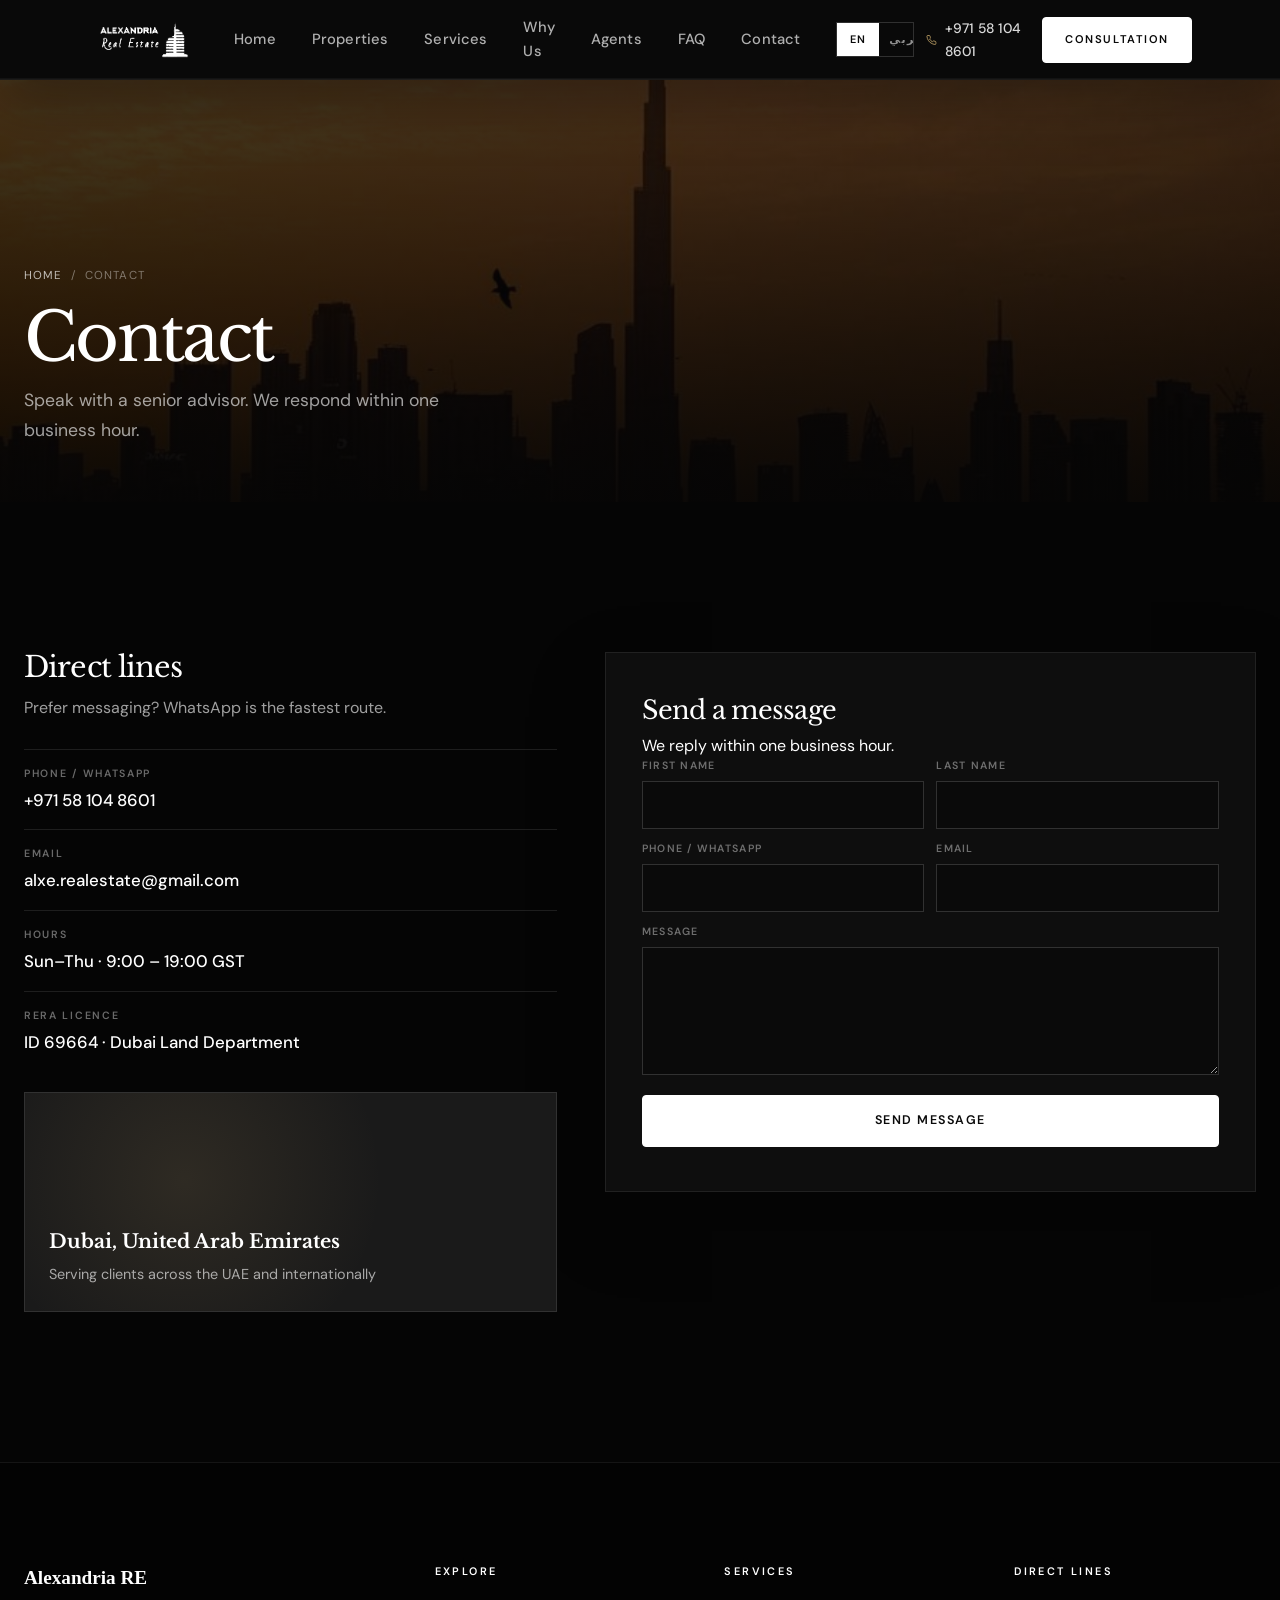
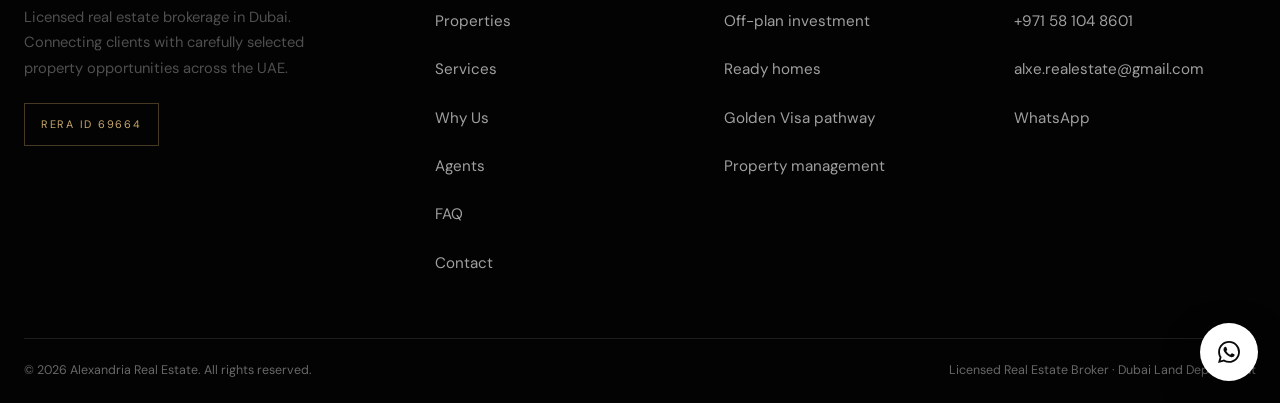
<file: contact/index.html>
<!DOCTYPE html>
<html lang="en" dir="ltr">
<head>
<meta charset="UTF-8" />
<meta name="viewport" content="width=device-width, initial-scale=1, viewport-fit=cover" />
<title>Contact | Alexandria Real Estate</title>
<meta name="description" content="Contact us." />
<link rel="preconnect" href="https://fonts.googleapis.com" />
<link rel="preconnect" href="https://fonts.gstatic.com" crossorigin />
<link href="https://fonts.googleapis.com/css2?family=DM+Sans:wght@400;500;600&family=Libre+Baskerville:ital,wght@0,400;1,400&family=Noto+Sans+Arabic:wght@400;500;600&display=swap" rel="stylesheet" />
<link rel="stylesheet" href="../css/styles.css" />
<link rel="stylesheet" href="../css/ui-enhancements.css" />
<style>
/* Alexandria RE — Luxury Presence inspired dark luxury system */

:root {
  --bg: #0a0a0a;
  --bg-2: #111111;
  --bg-elev: #1a1a1a;
  --line: rgba(255,255,255,0.10);
  --line-2: rgba(255,255,255,0.16);
  --text: #ffffff;
  --muted: rgba(255,255,255,0.62);
  --faint: rgba(255,255,255,0.40);
  --gold: #c4a265;
  --gold-2: #d4b57a;
  --font: "DM Sans", system-ui, -apple-system, sans-serif;
  --serif: "Libre Baskerville", Georgia, serif;
  --ar: "Noto Sans Arabic", "DM Sans", sans-serif;
  --max: 1280px;
  --header: 84px;
  --ease: cubic-bezier(.22,1,.36,1);
}

*,*::before,*::after{box-sizing:border-box;margin:0;padding:0}
html{scroll-behavior:smooth;scroll-padding-top:calc(var(--header) + 12px);overflow-x:hidden;-webkit-text-size-adjust:100%}
body{
  font-family:var(--font);
  background:var(--bg);
  color:var(--text);
  line-height:1.6;
  font-size:16px;
  overflow-x:hidden;
  -webkit-font-smoothing:antialiased;
}
body.lang-ar{font-family:var(--ar);direction:rtl}
img{max-width:100%;display:block;height:auto}
a{color:inherit;text-decoration:none}
button,input,select,textarea{font:inherit;color:inherit;background:none;border:none;outline:none}
button{cursor:pointer}
ul{list-style:none}
::selection{background:rgba(196,162,101,.28)}

.container{width:min(100% - 48px, var(--max));margin-inline:auto}
.section{padding:120px 0}
.eyebrow{
  display:inline-block;
  font-size:.72rem;
  letter-spacing:.2em;
  text-transform:uppercase;
  color:var(--gold);
  font-weight:600;
  margin-bottom:18px;
}
h1,h2,h3{font-family:var(--serif);font-weight:400;letter-spacing:-.03em;line-height:1.08}
.section-title{font-size:clamp(2.1rem,4.2vw,3.4rem);max-width:16ch;margin:0 0 18px;color:#fff}
.section-lead{color:var(--muted);font-size:1.08rem;line-height:1.75;max-width:40ch}
.section-head{display:flex;justify-content:space-between;align-items:end;gap:28px;margin-bottom:56px}
.section-head .section-lead{margin:0}
.text-center{text-align:center}
.text-center .section-title,.text-center .section-lead{margin-inline:auto}
.reveal{opacity:1!important;transform:none!important}

.btn{
  display:inline-flex;align-items:center;justify-content:center;gap:10px;
  min-height:52px;padding:0 28px;
  font-size:.78rem;font-weight:600;letter-spacing:.12em;text-transform:uppercase;
  border:1px solid transparent;transition:.25s var(--ease);white-space:nowrap;
}
.btn-light,.btn-dark{background:#fff;color:#0a0a0a;border-color:#fff}
.btn-light:hover,.btn-dark:hover{background:transparent;color:#fff;border-color:#fff}
.btn-line{background:transparent;color:#fff;border-color:rgba(255,255,255,.35)}
.btn-line:hover{border-color:#fff;background:rgba(255,255,255,.06)}
.btn-gold{background:var(--gold);color:#0a0a0a;border-color:var(--gold)}
.btn-gold:hover{background:var(--gold-2);border-color:var(--gold-2)}
.btn-block{width:100%}
.btn-sm{min-height:42px;padding:0 18px;font-size:.72rem}
.btn-primary-hero{background:#fff;color:#0a0a0a;border:1px solid #fff;min-height:52px;padding:0 24px;display:inline-flex;align-items:center;justify-content:center;letter-spacing:.1em;text-transform:uppercase;font-size:.74rem;font-weight:600}
.btn-primary-hero:hover{background:transparent;color:#fff}
.btn-secondary-hero{background:transparent;border:1px solid rgba(255,255,255,.5);color:#fff;min-height:52px;padding:0 24px;display:inline-flex;align-items:center;justify-content:center;letter-spacing:.1em;text-transform:uppercase;font-size:.74rem;font-weight:600}
.btn-secondary-hero:hover{background:#fff;color:#111}

/* Header */
.site-header{
  position:fixed;inset:0 0 auto 0;z-index:200;height:var(--header);
  background:transparent;transition:background .3s,border-color .3s,backdrop-filter .3s;
  border-bottom:1px solid transparent;
}
.site-header.scrolled,.site-header.is-deep{
  background:rgba(10,10,10,.82);backdrop-filter:blur(18px);-webkit-backdrop-filter:blur(18px);
  border-bottom-color:var(--line);
}
.header-inner{height:100%;display:flex;align-items:center;justify-content:space-between;gap:20px}
.logo{display:flex;align-items:center;z-index:2}
.logo img{height:42px!important;width:auto!important;object-fit:contain;filter:brightness(0) invert(1)!important}
.nav{display:flex;align-items:center;gap:4px}
.nav a{padding:8px 14px;font-size:.88rem;font-weight:500;color:rgba(255,255,255,.72);transition:color .2s}
.nav a:hover,.nav a.active{color:#fff}
.header-actions{display:flex;align-items:center;gap:12px;z-index:2}
.lang-toggle{display:inline-flex;border:1px solid var(--line-2);overflow:hidden}
.lang-toggle button{min-width:42px;padding:8px 10px;font-size:.68rem;letter-spacing:.12em;font-weight:600;color:rgba(255,255,255,.55);cursor:pointer;background:transparent;border:0}
.lang-toggle button.active{background:#fff;color:#0a0a0a}
.header-phone{display:none;align-items:center;gap:8px;color:rgba(255,255,255,.85);font-size:.86rem;font-weight:500;font-variant-numeric:tabular-nums}
.header-phone svg{width:14px;height:14px;color:var(--gold)}
.header-cta{display:none;min-height:42px!important;padding:0 18px!important;background:#fff!important;color:#0a0a0a!important;border:1px solid #fff!important;font-size:.7rem!important;letter-spacing:.12em!important}
.header-cta:hover{background:transparent!important;color:#fff!important}
.menu-toggle{display:none;width:44px;height:44px;border:1px solid var(--line-2);background:transparent;flex-direction:column;align-items:center;justify-content:center;gap:5px;position:relative;z-index:260;cursor:pointer}
.menu-toggle span{display:block;width:16px;height:1.5px;background:#fff;transition:.25s}
.menu-toggle.open span:nth-child(1){transform:translateY(6.5px) rotate(45deg)}
.menu-toggle.open span:nth-child(2){opacity:0}
.menu-toggle.open span:nth-child(3){transform:translateY(-6.5px) rotate(-45deg)}
.mobile-nav{position:fixed;inset:0;z-index:250;display:none;flex-direction:column;justify-content:center;align-items:center;gap:8px;background:#0a0a0a;padding:100px 28px 48px;overflow-y:auto}
.mobile-nav.open{display:flex}
.mobile-nav a{font-family:var(--serif);font-size:clamp(1.5rem,5vw,2rem);padding:10px 16px;color:rgba(255,255,255,.88)}
.mobile-nav a:hover,.mobile-nav a.active{color:var(--gold)}
.mobile-nav .lang-toggle{margin-bottom:24px;border-color:var(--line-2)}
.mobile-nav .lang-toggle button{color:rgba(255,255,255,.55)}
.mobile-nav .lang-toggle button.active{background:#fff;color:#0a0a0a}
.mobile-nav-cta{margin-top:22px!important;background:#fff!important;color:#0a0a0a!important;border-color:#fff!important;min-height:48px;padding:0 24px;display:inline-flex!important;align-items:center;justify-content:center}
.mobile-nav-phone{margin-top:14px;color:rgba(255,255,255,.55);font-size:.95rem}
body.nav-open{overflow:hidden!important}
@media(min-width:1100px){.header-phone{display:inline-flex}.header-cta{display:inline-flex}}
@media(max-width:1099px){.nav{display:none!important}.menu-toggle{display:flex!important}.header-cta,.header-phone{display:none!important}:root{--header:72px}.site-header{height:var(--header)}}

/* Hero */
.hero{position:relative;min-height:100vh;min-height:100dvh;display:flex;align-items:center;background:#050505;overflow:hidden;padding:0}
.hero-bg{position:absolute;inset:0;z-index:0}
.hero-bg-slide{position:absolute;inset:0;opacity:0;transition:opacity 1.15s ease;z-index:0}
.hero-bg-slide.is-active{opacity:1;z-index:1}
.hero-bg-slide img{width:100%;height:100%;object-fit:cover;object-position:center 28%;transform:scale(1.08);transition:transform 7s ease-out;filter:contrast(1.05) saturate(1.04) brightness(.88)}
.hero-bg-slide.is-active img{transform:scale(1)}
.hero-bg-overlay{position:absolute;inset:0;z-index:2;pointer-events:none;background:linear-gradient(180deg,rgba(5,5,5,.55) 0%,rgba(5,5,5,.25) 40%,rgba(5,5,5,.78) 100%),linear-gradient(90deg,rgba(5,5,5,.55) 0%,transparent 50%,rgba(5,5,5,.35) 100%)}
.hero-shell{position:relative;z-index:3;width:min(100% - 48px,var(--max));margin:0 auto;display:grid;grid-template-columns:1.2fr .8fr;gap:48px;align-items:end;min-height:100vh;min-height:100dvh;padding:calc(var(--header) + 40px) 0 56px}
.hero-copy{color:#fff;max-width:720px;padding-bottom:12px}
.hero-kicker{display:inline-flex;align-items:center;gap:10px;margin-bottom:24px;color:var(--gold);font-size:.72rem;letter-spacing:.2em;text-transform:uppercase;font-weight:600}
.hero h1{font-size:clamp(2.8rem,6.5vw,5.4rem);line-height:.96;letter-spacing:-.04em;margin:0 0 22px;max-width:13ch;color:#fff}
.hero-lead{font-size:clamp(1.02rem,1.5vw,1.18rem);line-height:1.7;color:rgba(255,255,255,.72);max-width:34ch;margin:0 0 32px}
.hero-actions{display:flex;flex-wrap:wrap;gap:12px}
.hero-proof,.hero-meta,.hero-feature-board,.hero-hot,.hero-frame,.hero-captions{display:none!important}
.hero-panel{display:flex;justify-content:flex-end;align-items:flex-end}
.hero-form{width:min(100%,400px);background:rgba(255,255,255,.97);color:#0a0a0a;padding:32px 28px 28px;box-shadow:0 30px 80px rgba(0,0,0,.4)}
.hero-form-top{display:flex;justify-content:space-between;align-items:center;margin-bottom:12px}
.hero-form-label{font-size:.66rem;letter-spacing:.16em;text-transform:uppercase;color:#8a7040;font-weight:700}
.hero-form-response{font-size:.72rem;color:#1f8f5f;font-weight:600}
.hero-form h2{font-family:var(--serif);font-size:1.7rem;line-height:1.15;margin:0 0 8px;color:#0a0a0a;font-weight:400}
.hero-form>p{margin:0 0 20px;color:#666;font-size:.92rem;line-height:1.55}
.hero-form .field{margin-bottom:12px}
.hero-form .field label{display:block;font-size:.64rem;letter-spacing:.12em;text-transform:uppercase;color:#777;margin-bottom:6px;font-weight:600}
.hero-form .field input,.hero-form .field select{width:100%;min-height:48px;border:1px solid #ddd;background:#f7f7f7;padding:0 12px;font-size:16px;color:#0a0a0a}
.hero-form .field input:focus,.hero-form .field select:focus{outline:none;border-color:#0a0a0a;background:#fff;box-shadow:0 0 0 1px #0a0a0a}
.hero-form .field-row{display:grid;grid-template-columns:1fr 1fr;gap:10px}
.hero-form .field select{appearance:none;background-image:url("data:image/svg+xml,%3Csvg xmlns='http://www.w3.org/2000/svg' width='12' height='8' fill='none'%3E%3Cpath d='M1 1.5l5 5 5-5' stroke='%23737373' stroke-width='1.4' stroke-linecap='round'/%3E%3C/svg%3E");background-repeat:no-repeat;background-position:right 12px center;padding-right:34px;background-color:#f7f7f7}
.btn-submit-hero{width:100%;min-height:52px;margin-top:6px;background:#0a0a0a;color:#fff;border:1px solid #0a0a0a;letter-spacing:.12em;text-transform:uppercase;font-size:.74rem;font-weight:600;cursor:pointer;display:inline-flex;align-items:center;justify-content:center}
.btn-submit-hero:hover{background:#000}
.hero-form .form-note{margin-top:12px;text-align:center;font-size:.72rem;color:#999}
.form-success{display:none;text-align:center;padding:18px 8px}
.form-success.show{display:block}
.form-success h3{font-family:var(--serif);font-size:1.5rem;margin-bottom:8px;color:#0a0a0a;font-weight:400}
.form-success p{color:#666;margin-bottom:14px}

.hero-bg-ui{position:absolute;left:0;right:0;bottom:0;z-index:4;padding:0 0 28px;pointer-events:none}
.hero-bg-ui-inner{width:min(100% - 48px,var(--max));margin:0 auto;display:flex;align-items:center;justify-content:space-between;gap:16px;pointer-events:auto}
.hero-bg-caption{color:#fff;max-width:420px}
.hero-bg-caption .tag{display:inline-block;font-size:.62rem;letter-spacing:.14em;text-transform:uppercase;color:var(--gold);border:1px solid rgba(196,162,101,.4);padding:4px 8px;margin-bottom:8px;font-weight:600}
.hero-bg-caption strong{display:block;font-size:1.05rem;font-weight:500;margin-bottom:2px}
.hero-bg-caption span{display:block;font-size:.82rem;color:rgba(255,255,255,.55);margin-bottom:4px}
.hero-bg-caption em{font-style:normal;font-family:var(--serif);color:var(--gold-2);font-size:1.05rem}
.hero-bg-controls{display:inline-flex;align-items:center;gap:8px}
.hero-bg-btn{width:40px;height:40px;border:1px solid rgba(255,255,255,.25);background:rgba(0,0,0,.35);color:#fff;display:inline-flex;align-items:center;justify-content:center;cursor:pointer;backdrop-filter:blur(8px)}
.hero-bg-btn:hover{border-color:var(--gold);color:var(--gold)}
.hero-bg-dots{display:inline-flex;gap:7px;margin-inline:8px}
.hero-bg-dot{width:7px;height:7px;border-radius:50%;border:0;padding:0;background:rgba(255,255,255,.3);cursor:pointer}
.hero-bg-dot.is-active{background:var(--gold);transform:scale(1.2)}
.hero-bg-progress{position:absolute;left:0;right:0;bottom:0;height:2px;background:rgba(255,255,255,.08);z-index:5}
.hero-bg-progress span{display:block;height:100%;width:0;background:var(--gold)}
.hero-bg-progress span.is-running{animation:heroProg linear forwards}
@keyframes heroProg{from{width:0}to{width:100%}}
.hero-hot,.hero-frame,.hero-feature-board,.hero-proof,.hero-meta{display:none!important}

.logo-marquee{background:var(--bg);border-block:1px solid var(--line);padding:28px 0;overflow:hidden}
.logo-marquee-label{text-align:center;font-size:.68rem;letter-spacing:.2em;text-transform:uppercase;color:var(--faint);margin-bottom:18px;font-weight:600}
.logo-track{display:flex;gap:48px;width:max-content;animation:marquee 40s linear infinite;align-items:center}
.logo-track span{font-family:var(--serif);font-size:1.15rem;color:rgba(255,255,255,.35);letter-spacing:.04em;white-space:nowrap}
@keyframes marquee{from{transform:translateX(0)}to{transform:translateX(-50%)}}

.trust{background:var(--bg-2);border-bottom:1px solid var(--line)}
.trust-grid{display:grid;grid-template-columns:repeat(4,1fr)}
.trust-item{padding:32px 24px;border-right:1px solid var(--line)}
.trust-item:last-child{border:0}
.trust-item strong{display:block;font-size:.95rem;font-weight:500;margin-bottom:6px;color:#fff}
.trust-item span{font-size:.84rem;color:var(--muted);line-height:1.45}

.properties{background:var(--bg)}
.filters{display:flex;flex-wrap:wrap;gap:8px;margin-bottom:32px}
.filter-btn{min-height:42px;padding:0 18px;font-size:.72rem;letter-spacing:.12em;text-transform:uppercase;color:var(--muted);border:1px solid var(--line-2);background:transparent;transition:.2s}
.filter-btn:hover,.filter-btn.active{color:#0a0a0a;background:#fff;border-color:#fff}
.prop-grid{display:grid;grid-template-columns:repeat(3,minmax(0,1fr));gap:20px;align-items:stretch}
.prop-card{display:flex;flex-direction:column;height:100%;background:var(--bg-2);border:1px solid var(--line);overflow:hidden;min-width:0;transition:transform .35s var(--ease),border-color .35s}
.prop-card:hover{transform:translateY(-4px);border-color:var(--line-2)}
.prop-media{position:relative;aspect-ratio:4/3;min-height:200px;overflow:hidden;background:#111;flex-shrink:0}
.prop-media img{width:100%;height:100%;object-fit:cover;transition:transform .8s var(--ease)}
.prop-card:hover .prop-media img{transform:scale(1.04)}
.prop-media-shade{position:absolute;inset:0;background:linear-gradient(to top,rgba(0,0,0,.5),transparent 50%);pointer-events:none}
.prop-media-label{position:absolute;left:16px;bottom:14px;z-index:2;color:#fff;font-family:var(--serif);font-style:italic;font-size:1rem}
.prop-tags{position:absolute;top:14px;left:14px;z-index:2;display:flex;gap:6px}
.tag{padding:6px 10px;font-size:.62rem;letter-spacing:.12em;text-transform:uppercase;background:#fff;color:#0a0a0a;font-weight:600}
.prop-body{display:flex;flex-direction:column;flex:1;padding:20px 18px 18px}
.prop-price{font-family:var(--serif);font-size:1.4rem;margin:0 0 8px;letter-spacing:-.02em;color:#fff}
.prop-price small{font-family:var(--font);font-size:.72rem;color:var(--faint);margin-inline-start:6px}
.prop-title{font-size:1.05rem;font-weight:500;margin:0 0 6px;line-height:1.35;min-height:2.6em;color:#fff}
.prop-loc{font-size:.88rem;color:var(--muted);margin:0 0 12px;min-height:1.35em}
.prop-specs{display:flex;flex-wrap:wrap;padding:12px 0;border-top:1px solid var(--line);margin:0 0 14px;font-size:.8rem;color:var(--faint)}
.prop-specs span:not(:last-child)::after{content:"·";margin:0 10px;color:var(--line-2)}
.prop-actions{display:grid;grid-template-columns:1fr 1fr;gap:8px;margin-top:auto;width:100%}
.prop-actions .btn{width:100%;min-height:44px}
.prop-actions .btn-dark{background:#fff;color:#0a0a0a;border-color:#fff}
.prop-actions .btn-dark:hover{background:transparent;color:#fff;border-color:#fff}
.prop-actions .btn-line{border-color:var(--line-2);color:#fff}
.prop-actions .btn-line:hover{border-color:#fff}

.services{background:var(--bg-2)}
.svc-grid{display:grid;grid-template-columns:repeat(3,minmax(0,1fr));gap:16px}
.svc-card{background:var(--bg);border:1px solid var(--line);padding:36px 28px;min-height:240px;transition:border-color .25s,transform .25s}
.svc-card:hover{border-color:var(--line-2);transform:translateY(-3px)}
.svc-num{font-family:var(--serif);color:var(--gold);font-size:.9rem;letter-spacing:.12em;margin-bottom:22px}
.svc-card h3{font-size:1.4rem;margin:0 0 12px;color:#fff}
.svc-card p{color:var(--muted);font-size:.95rem;line-height:1.75}
.svc-detail{display:grid;grid-template-columns:1fr 1fr;gap:48px;align-items:center;padding:56px 0;border-bottom:1px solid var(--line)}
.svc-detail:last-child{border-bottom:0}
.svc-detail:nth-child(even) .svc-detail-media{order:2}
.svc-detail:nth-child(even)>div:last-child{order:1}
.svc-detail-media{aspect-ratio:4/3;min-height:240px;overflow:hidden;background:#111}
.svc-detail-media img{width:100%;height:100%;object-fit:cover}
.svc-detail h2{font-size:clamp(1.6rem,2.5vw,2.2rem);margin:0 0 14px;max-width:14ch;color:#fff}
.svc-detail p{color:var(--muted);line-height:1.8;margin:0 0 12px;max-width:42ch}
.svc-detail .btn{margin-top:8px}

.story-grid{display:grid;grid-template-columns:1fr 1fr;gap:64px;align-items:center}
.story-stats{display:grid;grid-template-columns:1fr 1fr;gap:1px;background:var(--line);border:1px solid var(--line);margin-top:28px}
.story-stat{background:var(--bg-2);padding:24px 20px}
.story-stat strong{display:block;font-family:var(--serif);font-size:1.8rem;margin-bottom:6px;color:#fff}
.story-stat span{font-size:.84rem;color:var(--muted)}
.about-visual{position:relative;aspect-ratio:4/5;min-height:360px;overflow:hidden;background:#111;display:flex;align-items:flex-end}
.about-visual img{position:absolute;inset:0;width:100%;height:100%;object-fit:cover}
.about-visual::before{content:"";position:absolute;inset:0;z-index:1;background:linear-gradient(to top,rgba(0,0,0,.88),transparent 55%)}
.about-visual blockquote{position:relative;z-index:2;padding:32px;font-family:var(--serif);font-style:italic;font-size:1.5rem;line-height:1.35;color:#fff;max-width:15ch}
.about-visual cite{display:block;margin-top:14px;font-family:var(--font);font-style:normal;font-size:.7rem;letter-spacing:.16em;text-transform:uppercase;color:var(--gold)}
.about-list,.about-list-wrap{max-width:820px;margin:0 auto}
.about-item{display:grid;grid-template-columns:48px 1fr;gap:14px;padding:22px 0;border-top:1px solid var(--line)}
.about-item .idx{font-family:var(--serif);color:var(--gold);font-size:1rem}
.about-item h4{font-family:var(--font);font-size:1.05rem;font-weight:600;margin:0 0 6px;color:#fff}
.about-item p{color:var(--muted);font-size:.94rem;line-height:1.7}
.about-actions{display:flex;flex-wrap:wrap;gap:10px;margin-top:36px}

.agent-grid{display:grid;grid-template-columns:repeat(3,minmax(0,1fr));gap:20px}
.agent-card{display:flex;flex-direction:column;height:100%;background:var(--bg-2);border:1px solid var(--line);overflow:hidden}
.agent-photo{aspect-ratio:4/5;min-height:240px;overflow:hidden;background:#111}
.agent-photo img{width:100%;height:100%;object-fit:cover}
.agent-body{display:flex;flex-direction:column;flex:1;padding:22px 20px 20px}
.agent-body h3{font-family:var(--font);font-size:1.15rem;font-weight:600;margin:0 0 4px;color:#fff}
.agent-role{font-size:.78rem;color:var(--gold);letter-spacing:.08em;text-transform:uppercase;margin-bottom:12px;font-weight:600}
.agent-body p{color:var(--muted);font-size:.92rem;line-height:1.7;margin:0 0 16px}
.agent-body .btn{margin-top:auto;align-self:flex-start}

.faq-grid{display:grid;grid-template-columns:.85fr 1.15fr;gap:56px;align-items:start}
.faq-list{border-top:1px solid var(--line)}
.faq-item{border-bottom:1px solid var(--line)}
.faq-q{width:100%;display:flex;justify-content:space-between;align-items:center;gap:16px;padding:20px 0;text-align:start;font-size:1.02rem;font-weight:500;color:#fff;background:none;border:0}
.faq-q .ico{width:28px;height:28px;position:relative;border:1px solid var(--line-2);flex-shrink:0}
.faq-q .ico::before,.faq-q .ico::after{content:"";position:absolute;background:#fff;top:50%;left:50%;transform:translate(-50%,-50%)}
.faq-q .ico::before{width:10px;height:1px}
.faq-q .ico::after{width:1px;height:10px}
.faq-item.open .faq-q .ico{background:#fff}
.faq-item.open .faq-q .ico::before,.faq-item.open .faq-q .ico::after{background:#0a0a0a}
.faq-item.open .faq-q .ico::after{transform:translate(-50%,-50%) scaleY(0)}
.faq-a{max-height:0;overflow:hidden;transition:max-height .35s var(--ease)}
.faq-item.open .faq-a{max-height:260px}
.faq-a p{padding:0 0 18px;color:var(--muted);font-size:.95rem;line-height:1.75}

.contact-grid{display:grid;grid-template-columns:.9fr 1.1fr;gap:48px;align-items:start}
.contact-form-box{background:var(--bg-2);border:1px solid var(--line);padding:36px 32px}
.contact-form-box h3{font-size:1.6rem;margin:0 0 8px;color:#fff}
.contact-form-box>p{color:var(--muted);margin:0 0 24px}
.contact-info h3{font-size:1.8rem;margin:0 0 12px;color:#fff}
.contact-info>p{color:var(--muted);margin:0 0 28px;max-width:34ch}
.detail{padding:16px 0;border-top:1px solid var(--line);display:grid;gap:4px}
.detail:last-of-type{border-bottom:1px solid var(--line)}
.detail strong{font-size:.66rem;letter-spacing:.16em;text-transform:uppercase;color:var(--faint);font-weight:600}
.detail a,.detail span{font-size:1.05rem;font-weight:500;color:#fff}
.detail a:hover{color:var(--gold)}
.map-panel{min-height:220px;margin-top:20px;background:var(--bg-elev);border:1px solid var(--line);display:flex;align-items:flex-end;padding:24px;position:relative;overflow:hidden}
.map-panel::before{content:"";position:absolute;inset:0;background:radial-gradient(circle at 30% 40%,rgba(196,162,101,.12),transparent 50%)}
.map-panel>div{position:relative;z-index:1}
.map-panel strong{display:block;font-family:var(--serif);font-size:1.2rem;margin-bottom:4px;color:#fff}
.map-panel span{color:var(--muted);font-size:.9rem}
.field{margin-bottom:12px}
.field label{display:block;font-size:.66rem;letter-spacing:.12em;text-transform:uppercase;color:var(--faint);margin-bottom:6px;font-weight:600}
.field input,.field select,.field textarea{width:100%;min-height:48px;padding:0 12px;border:1px solid var(--line-2);background:var(--bg);color:#fff;font-size:16px}
.field textarea{padding:12px;min-height:110px;resize:vertical}
.field input:focus,.field select:focus,.field textarea:focus{border-color:#fff;box-shadow:0 0 0 1px #fff;outline:none}
.field-row{display:grid;grid-template-columns:1fr 1fr;gap:12px}
.form-light .field input,.form-light .field select,.form-light .field textarea{background:var(--bg);color:#fff;border-color:var(--line-2)}
.socials{display:flex;gap:10px;margin-top:24px}
.socials a{width:42px;height:42px;border:1px solid var(--line-2);display:grid;place-items:center;color:var(--muted)}
.socials a:hover{border-color:#fff;color:#fff}

.cta-band{position:relative;padding:120px 0;text-align:center;background:var(--bg-2);border-block:1px solid var(--line);overflow:hidden}
.cta-band-photo{position:absolute;inset:0;z-index:0}
.cta-band-photo img{width:100%;height:100%;object-fit:cover;opacity:.28}
.cta-band-photo::after{content:"";position:absolute;inset:0;background:linear-gradient(180deg,rgba(10,10,10,.7),rgba(10,10,10,.92))}
.cta-band .container{position:relative;z-index:1}
.cta-band h2{font-size:clamp(2.1rem,4vw,3.3rem);max-width:16ch;margin:0 auto 16px;color:#fff}
.cta-band p{color:var(--muted);max-width:40ch;margin:0 auto 32px;font-size:1.08rem}
.cta-actions{display:flex;flex-wrap:wrap;gap:12px;justify-content:center}

.page-hero{position:relative;min-height:clamp(260px,40vh,440px);display:flex;align-items:flex-end;padding:calc(var(--header) + 48px) 0 48px;background:#050505;color:#fff;overflow:hidden}
.page-hero-photo{position:absolute;inset:0;z-index:0}
.page-hero-photo img{width:100%;height:100%;object-fit:cover;opacity:.45}
.page-hero-photo::after{content:"";position:absolute;inset:0;background:linear-gradient(180deg,rgba(5,5,5,.55),rgba(5,5,5,.88))}
.page-hero .container{position:relative;z-index:1}
.page-hero h1{font-size:clamp(2.1rem,4.5vw,3.4rem);max-width:14ch;margin:0 0 12px;color:#fff}
.page-hero p{color:var(--muted);max-width:42ch;font-size:1.05rem;line-height:1.7;margin:0}
.breadcrumb{display:flex;flex-wrap:wrap;gap:8px;align-items:center;font-size:.72rem;letter-spacing:.1em;text-transform:uppercase;color:var(--faint);margin-bottom:16px}
.breadcrumb a{color:rgba(255,255,255,.7)}
.breadcrumb a:hover{color:#fff}

.site-footer{background:#050505;color:var(--muted);padding:80px 0 0;border-top:1px solid var(--line)}
.footer-grid{display:grid;grid-template-columns:1.5fr 1fr 1fr 1fr;gap:40px;padding-bottom:48px;border-bottom:1px solid var(--line)}
.footer-brand p{margin-top:14px;max-width:32ch;line-height:1.7;font-size:.92rem}
.rera{display:inline-block;margin-top:16px;font-size:.68rem;letter-spacing:.14em;text-transform:uppercase;color:var(--gold);border:1px solid rgba(196,162,101,.35);padding:10px 14px}
.footer-col h4{font-family:var(--font);font-size:.68rem;letter-spacing:.18em;text-transform:uppercase;color:#fff;font-weight:600;margin:0 0 18px}
.footer-col ul{display:flex;flex-direction:column;gap:10px}
.footer-col a{font-size:.92rem;color:var(--muted)}
.footer-col a:hover{color:#fff}
.footer-bottom{display:flex;flex-wrap:wrap;justify-content:space-between;gap:10px;padding:22px 0;font-size:.78rem;color:var(--faint)}

.float-wa{position:fixed;right:22px;bottom:22px;z-index:80;width:54px;height:54px;border-radius:50%;background:#fff;color:#0a0a0a;display:grid;place-items:center;box-shadow:0 12px 36px rgba(0,0,0,.35)}
body.lang-ar .float-wa{right:auto;left:22px}
.float-wa:hover{transform:translateY(-2px)}
.sticky-cta{display:none!important}

.modal-overlay{position:fixed;inset:0;background:rgba(0,0,0,.7);backdrop-filter:blur(6px);z-index:300;display:none;align-items:center;justify-content:center;padding:20px}
.modal-overlay.open{display:flex}
.modal{position:relative;width:min(100%,440px);background:#111;border:1px solid var(--line);padding:36px 28px;color:#fff}
.modal-close{position:absolute;top:12px;right:12px;width:36px;height:36px;display:grid;place-items:center;color:var(--muted);border:1px solid var(--line)}
.modal h3{font-size:1.6rem;margin:0 0 10px}
.modal>p{color:var(--muted);margin:0 0 20px}

.devs{background:var(--bg);border-block:1px solid var(--line);overflow:hidden;padding:36px 0}
.dev-row{display:flex;width:max-content;animation:marquee 45s linear infinite}
.dev-item{min-width:170px;padding:12px 36px;font-family:var(--serif);font-size:1.15rem;color:rgba(255,255,255,.3);text-align:center}
.calc{background:var(--bg-2);border-block:1px solid var(--line)}
.calc-grid{display:grid;grid-template-columns:1fr 1.1fr;gap:48px}
.calc-panel{background:var(--bg);border:1px solid var(--line);padding:32px}
.calc-field{margin-bottom:20px}
.calc-field label{display:flex;justify-content:space-between;color:var(--muted);font-size:.88rem;margin-bottom:10px}
.calc-field label strong{color:#fff;font-family:var(--serif);font-weight:400}
.calc-field input[type=range]{width:100%;height:2px;appearance:none;background:var(--line-2);cursor:pointer}
.calc-field input[type=range]::-webkit-slider-thumb{appearance:none;width:16px;height:16px;border-radius:50%;background:#fff}
.calc-results{display:grid;grid-template-columns:1fr 1fr;gap:10px;margin:8px 0 20px}
.calc-result{background:var(--bg-2);border:1px solid var(--line);padding:16px}
.calc-result span{display:block;font-size:.66rem;letter-spacing:.1em;text-transform:uppercase;color:var(--faint);margin-bottom:6px}
.calc-result strong{font-family:var(--serif);font-size:1.3rem;color:#fff;font-weight:400}
.quotes{background:var(--bg)}
.quote-grid{display:grid;grid-template-columns:repeat(3,1fr);gap:16px}
.quote-card{background:var(--bg-2);border:1px solid var(--line);padding:32px 26px;min-height:260px;display:flex;flex-direction:column}
.quote-card blockquote{font-family:var(--serif);font-size:1.05rem;line-height:1.7;color:rgba(255,255,255,.8);flex:1;margin:0 0 24px}
.quote-author{padding-top:16px;border-top:1px solid var(--line)}
.quote-author strong{display:block;color:#fff;margin-bottom:2px}
.quote-author span{font-size:.8rem;color:var(--faint)}
.process{background:var(--bg);border-block:1px solid var(--line)}
.process-grid{display:grid;grid-template-columns:repeat(4,1fr);gap:24px;margin-top:48px}
.process-step{padding-right:16px;border-right:1px solid var(--line)}
.process-step:last-child{border:0}
.process-step .num{display:block;font-family:var(--serif);font-size:2.8rem;color:rgba(255,255,255,.12);margin-bottom:16px;line-height:1}
.process-step:hover .num{color:var(--gold)}
.process-step h3{font-family:var(--font);font-size:1.05rem;font-weight:600;margin:0 0 10px;color:#fff}
.process-step p{font-size:.9rem;color:var(--muted);line-height:1.7;max-width:26ch}

@media(max-width:1100px){
  .hero-shell{grid-template-columns:1fr;align-items:center;min-height:auto;padding:calc(var(--header) + 28px) 0 32px;gap:28px}
  .hero-panel{justify-content:center}
  .hero-form{width:100%;max-width:520px}
  .hero h1{max-width:14ch;font-size:clamp(2.5rem,8vw,3.6rem)}
  .hero-bg-ui-inner{flex-direction:column;align-items:flex-start}
  .prop-grid,.svc-grid,.quote-grid{grid-template-columns:repeat(2,minmax(0,1fr))!important}
  .process-grid{grid-template-columns:1fr 1fr!important;gap:28px!important}
  .process-step{border:0!important;padding:0!important}
  .trust-grid{grid-template-columns:1fr 1fr!important}
  .story-grid,.faq-grid,.contact-grid,.calc-grid,.svc-detail{grid-template-columns:1fr!important;gap:28px!important}
  .svc-detail:nth-child(even) .svc-detail-media,.svc-detail:nth-child(even)>div:last-child{order:initial!important}
  .agent-grid{grid-template-columns:1fr 1fr!important}
  .footer-grid{grid-template-columns:1fr 1fr!important}
  .section{padding:80px 0}
  .section-head{flex-direction:column;align-items:flex-start}
}
@media(max-width:760px){
  :root{--header:68px}
  .container{width:min(100% - 32px,var(--max))}
  .section{padding:56px 0!important}
  .hero-shell{width:min(100% - 32px,var(--max));padding-bottom:24px}
  .hero h1{font-size:clamp(2.15rem,10vw,2.8rem);max-width:12ch}
  .hero-actions{flex-direction:column}
  .hero-actions .btn,.hero-actions .btn-primary-hero,.hero-actions .btn-secondary-hero,.hero-actions .btn-light,.hero-actions .btn-line{width:100%}
  .hero-form{padding:22px 16px}
  .hero-form .field-row,.field-row{grid-template-columns:1fr!important}
  .hero-bg-ui{padding-bottom:16px}
  .hero-bg-caption{display:none}
  .prop-grid,.svc-grid,.quote-grid,.process-grid,.agent-grid,.trust-grid{grid-template-columns:1fr!important}
  .filters{flex-wrap:nowrap;overflow-x:auto;-webkit-overflow-scrolling:touch;scrollbar-width:none}
  .filters::-webkit-scrollbar{display:none}
  .filter-btn{flex:0 0 auto}
  .prop-actions{grid-template-columns:1fr 1fr!important}
  .footer-grid{grid-template-columns:1fr!important}
  .page-hero{min-height:28vh;padding:calc(var(--header) + 24px) 0 28px}
  .page-hero h1{font-size:clamp(1.75rem,8vw,2.2rem)}
  .contact-form-box{padding:22px 16px}
  .float-wa{right:14px;bottom:14px;width:50px;height:50px}
  body.lang-ar .float-wa{left:14px;right:auto}
  .cta-actions{flex-direction:column;align-items:stretch;max-width:320px;margin-inline:auto}
  .cta-actions .btn{width:100%}
  .about-visual{aspect-ratio:16/11;min-height:240px}
  .story-stats{grid-template-columns:1fr 1fr}
}
@media(max-width:400px){
  .hero h1{font-size:1.95rem}
  .prop-actions{grid-template-columns:1fr!important}
  .story-stats{grid-template-columns:1fr}
}
@media(prefers-reduced-motion:reduce){
  .hero-bg-slide,.hero-bg-slide img,.logo-track,.dev-row{transition:none!important;animation:none!important}
  .hero-bg-progress span.is-running{animation:none!important;width:100%}
}


/* === ELEVATED LP CRAFT — richer composition layer === */

:root {
  --void: #050505;
  --panel: #0e0e0e;
  --elev: #151515;
  --hair: rgba(255,255,255,0.09);
  --gold: #c8a96b;
  --gold-2: #e0c48a;
}

body { background: var(--void) !important; }

/* More dramatic type */
.section { padding: 150px 0 !important; }
.section-title {
  font-size: clamp(2.6rem, 5.2vw, 4.4rem) !important;
  letter-spacing: -0.04em !important;
  line-height: 1.02 !important;
  max-width: 13ch !important;
}
.section-lead {
  font-size: 1.15rem !important;
  line-height: 1.85 !important;
  color: rgba(255,255,255,0.58) !important;
}
.eyebrow {
  letter-spacing: 0.28em !important;
  font-size: 0.68rem !important;
  margin-bottom: 26px !important;
}
.section-head {
  margin-bottom: 72px !important;
  padding-bottom: 32px !important;
  border-bottom: 1px solid rgba(255,255,255,0.08) !important;
}

/* Header glass refinement */
.site-header {
  height: 92px !important;
  background: linear-gradient(180deg, rgba(5,5,5,0.75) 0%, rgba(5,5,5,0.15) 100%) !important;
  border-bottom: 0 !important;
}
.site-header.scrolled,
.site-header.is-deep {
  height: 80px !important;
  background: rgba(5,5,5,0.92) !important;
  backdrop-filter: blur(22px) saturate(1.25) !important;
  border-bottom: 1px solid rgba(255,255,255,0.08) !important;
  box-shadow: 0 20px 60px rgba(0,0,0,0.35) !important;
}
.nav a {
  font-size: 0.92rem !important;
  padding: 10px 16px !important;
  color: rgba(255,255,255,0.68) !important;
  letter-spacing: 0.01em !important;
}
.nav a:hover, .nav a.active { color: #fff !important; }
.nav a.active::after {
  height: 1px !important;
  background: var(--gold) !important;
  bottom: 2px !important;
}
.header-cta {
  min-height: 46px !important;
  padding: 0 22px !important;
  letter-spacing: 0.14em !important;
  background: #fff !important;
  color: #0a0a0a !important;
  border: 1px solid #fff !important;
}
.header-cta:hover {
  background: transparent !important;
  color: #fff !important;
}

/* HERO — museum-scale */
.hero {
  min-height: 100vh !important;
  min-height: 100dvh !important;
  background: #030303 !important;
}
.hero-bg-slide img {
  filter: contrast(1.08) saturate(1.08) brightness(0.82) !important;
  transform: scale(1.1) !important;
  transition: transform 8s cubic-bezier(0.15,0.7,0.2,1), opacity 1.2s ease !important;
}
.hero-bg-slide.is-active img {
  transform: scale(1) !important;
}
.hero-bg-overlay {
  background:
    linear-gradient(180deg, rgba(3,3,3,0.62) 0%, rgba(3,3,3,0.18) 38%, rgba(3,3,3,0.82) 100%),
    linear-gradient(100deg, rgba(3,3,3,0.78) 0%, rgba(3,3,3,0.25) 48%, rgba(3,3,3,0.45) 100%),
    radial-gradient(ellipse 60% 50% at 70% 40%, rgba(200,169,107,0.12), transparent 62%) !important;
}
.hero-shell {
  width: min(100% - 56px, 1360px) !important;
  grid-template-columns: 1.25fr 0.75fr !important;
  gap: clamp(28px, 5vw, 72px) !important;
  align-items: center !important;
  padding: calc(var(--header, 88px) + 48px) 0 72px !important;
}
.hero-copy { max-width: 760px !important; }
.hero-kicker {
  margin-bottom: 28px !important;
  padding: 10px 16px !important;
  border: 1px solid rgba(200,169,107,0.4) !important;
  background: rgba(200,169,107,0.1) !important;
  color: #e2c48a !important;
  letter-spacing: 0.22em !important;
  font-size: 0.7rem !important;
  backdrop-filter: blur(10px) !important;
}
.hero h1 {
  font-size: clamp(3rem, 7vw, 6rem) !important;
  line-height: 0.94 !important;
  letter-spacing: -0.045em !important;
  max-width: 11ch !important;
  margin: 0 0 26px !important;
  text-shadow: 0 20px 60px rgba(0,0,0,0.35) !important;
}
.hero-lead {
  font-size: clamp(1.05rem, 1.7vw, 1.22rem) !important;
  line-height: 1.8 !important;
  color: rgba(255,255,255,0.72) !important;
  max-width: 34ch !important;
  margin: 0 0 36px !important;
}
.hero-actions { gap: 14px !important; margin-bottom: 0 !important; }
.btn-primary-hero, .hero-actions .btn-light, .hero-actions .btn-primary-hero {
  min-height: 58px !important;
  padding: 0 32px !important;
  font-size: 0.76rem !important;
  letter-spacing: 0.14em !important;
  background: #fff !important;
  color: #0a0a0a !important;
  border: 1px solid #fff !important;
  box-shadow: 0 16px 40px rgba(0,0,0,0.28) !important;
}
.btn-primary-hero:hover, .hero-actions .btn-light:hover {
  background: transparent !important;
  color: #fff !important;
  box-shadow: none !important;
}
.btn-secondary-hero, .hero-actions .btn-line {
  min-height: 58px !important;
  padding: 0 32px !important;
  border-color: rgba(255,255,255,0.5) !important;
  background: rgba(255,255,255,0.04) !important;
  backdrop-filter: blur(8px) !important;
}

/* Form — floating editorial card */
.hero-form {
  width: min(100%, 430px) !important;
  padding: 36px 32px 30px !important;
  background: rgba(255,255,255,0.98) !important;
  box-shadow: 0 40px 100px rgba(0,0,0,0.5) !important;
  border: 1px solid rgba(255,255,255,0.2) !important;
}
.hero-form::before {
  height: 2px !important;
  background: linear-gradient(90deg, #b8954a, #e2c48a, #b8954a) !important;
}
.hero-form h2 {
  font-size: 1.85rem !important;
  letter-spacing: -0.03em !important;
  margin-bottom: 10px !important;
}
.hero-form > p {
  font-size: 0.94rem !important;
  line-height: 1.65 !important;
  margin-bottom: 22px !important;
}
.btn-submit-hero {
  min-height: 54px !important;
  letter-spacing: 0.14em !important;
  background: #0a0a0a !important;
}

/* Bottom banner caption bar — more premium */
.hero-bg-ui {
  padding-bottom: 36px !important;
}
.hero-bg-ui-inner {
  width: min(100% - 56px, 1360px) !important;
  align-items: flex-end !important;
}
.hero-bg-caption {
  max-width: 480px !important;
  padding: 18px 20px !important;
  background: rgba(0,0,0,0.35) !important;
  border: 1px solid rgba(255,255,255,0.12) !important;
  backdrop-filter: blur(14px) !important;
}
.hero-bg-caption .tag {
  margin-bottom: 10px !important;
  color: #e2c48a !important;
  border-color: rgba(226,196,138,0.4) !important;
}
.hero-bg-caption strong {
  font-size: 1.2rem !important;
  font-weight: 500 !important;
  letter-spacing: -0.01em !important;
  margin-bottom: 4px !important;
}
.hero-bg-caption em {
  font-size: 1.25rem !important;
  color: #e2c48a !important;
}
.hero-bg-btn {
  width: 44px !important;
  height: 44px !important;
  background: rgba(0,0,0,0.4) !important;
  border-color: rgba(255,255,255,0.28) !important;
  backdrop-filter: blur(10px) !important;
}
.hero-bg-progress { height: 2px !important; }
.hero-bg-progress span {
  background: linear-gradient(90deg, #b8954a, #e2c48a) !important;
}

/* Marquee */
.logo-marquee {
  padding: 40px 0 !important;
  border-block: 1px solid rgba(255,255,255,0.07) !important;
  background: #070707 !important;
}
.logo-marquee-label {
  margin-bottom: 22px !important;
  letter-spacing: 0.28em !important;
  color: rgba(255,255,255,0.32) !important;
}
.logo-track span {
  font-size: 1.35rem !important;
  color: rgba(255,255,255,0.28) !important;
  padding: 0 8px !important;
}

/* Property cards — editorial luxury */
.properties { background: #070707 !important; }
.prop-grid {
  grid-template-columns: repeat(3, minmax(0, 1fr)) !important;
  gap: 22px !important;
}
.prop-card {
  background: #0e0e0e !important;
  border: 1px solid rgba(255,255,255,0.08) !important;
  transition: transform 0.45s var(--ease), border-color 0.45s, box-shadow 0.45s !important;
}
.prop-card:hover {
  transform: translateY(-8px) !important;
  border-color: rgba(255,255,255,0.16) !important;
  box-shadow: 0 30px 70px rgba(0,0,0,0.45) !important;
}
.prop-media {
  aspect-ratio: 5/4 !important;
  min-height: 240px !important;
}
.prop-media-shade {
  background: linear-gradient(to top, rgba(0,0,0,0.72) 0%, rgba(0,0,0,0.1) 55%, transparent 100%) !important;
}
.prop-body { padding: 24px 22px 22px !important; }
.prop-price {
  font-size: 1.55rem !important;
  letter-spacing: -0.03em !important;
  margin-bottom: 10px !important;
}
.prop-title {
  font-size: 1.12rem !important;
  min-height: 2.8em !important;
  letter-spacing: -0.01em !important;
}
.prop-actions {
  gap: 10px !important;
}
.prop-actions .btn {
  min-height: 46px !important;
  letter-spacing: 0.12em !important;
}
.filters { margin-bottom: 40px !important; gap: 10px !important; }
.filter-btn {
  min-height: 44px !important;
  padding: 0 20px !important;
  letter-spacing: 0.14em !important;
  border-color: rgba(255,255,255,0.14) !important;
}
.filter-btn.active, .filter-btn:hover {
  background: #fff !important;
  color: #0a0a0a !important;
  border-color: #fff !important;
}

/* Services — large dark tiles */
.services { background: #0a0a0a !important; }
.svc-grid {
  gap: 18px !important;
}
.svc-card {
  background: linear-gradient(180deg, #121212 0%, #0c0c0c 100%) !important;
  border: 1px solid rgba(255,255,255,0.08) !important;
  padding: 44px 32px !important;
  min-height: 280px !important;
  position: relative;
  overflow: hidden;
}
.svc-card::before {
  content: "";
  position: absolute;
  inset: 0 auto 0 0;
  width: 1px;
  background: linear-gradient(to bottom, transparent, rgba(200,169,107,0.7), transparent);
  opacity: 0;
  transition: opacity 0.35s;
}
.svc-card:hover {
  border-color: rgba(255,255,255,0.16) !important;
  transform: translateY(-6px) !important;
  box-shadow: 0 28px 60px rgba(0,0,0,0.35) !important;
}
.svc-card:hover::before { opacity: 1; }
.svc-num {
  font-size: 1rem !important;
  letter-spacing: 0.18em !important;
  margin-bottom: 28px !important;
  color: var(--gold) !important;
}
.svc-card h3 {
  font-size: 1.55rem !important;
  letter-spacing: -0.02em !important;
  margin-bottom: 14px !important;
}
.svc-card p {
  font-size: 0.98rem !important;
  line-height: 1.8 !important;
  max-width: 30ch;
}

/* CTA */
.cta-band {
  padding: 160px 0 !important;
  background: #050505 !important;
}
.cta-band h2 {
  font-size: clamp(2.4rem, 5vw, 4rem) !important;
  letter-spacing: -0.04em !important;
  max-width: 14ch !important;
  margin-bottom: 20px !important;
}
.cta-band p {
  font-size: 1.15rem !important;
  margin-bottom: 36px !important;
}
.cta-band-photo img { opacity: 0.32 !important; filter: saturate(1.05) contrast(1.05); }
.cta-band-photo::after {
  background: linear-gradient(180deg, rgba(5,5,5,0.55), rgba(5,5,5,0.92)) !important;
}

/* Footer */
.site-footer {
  padding: 100px 0 0 !important;
  background: #030303 !important;
  border-top: 1px solid rgba(255,255,255,0.07) !important;
}
.footer-grid { gap: 48px !important; padding-bottom: 56px !important; }
.footer-col h4 { letter-spacing: 0.22em !important; margin-bottom: 22px !important; }
.footer-col a { font-size: 0.95rem !important; }
.rera {
  margin-top: 22px !important;
  padding: 12px 16px !important;
  letter-spacing: 0.16em !important;
}

/* Interior pages */
.page-hero {
  min-height: clamp(300px, 48vh, 520px) !important;
  padding: calc(var(--header, 88px) + 56px) 0 56px !important;
}
.page-hero h1 {
  font-size: clamp(2.4rem, 5.5vw, 4.2rem) !important;
  letter-spacing: -0.04em !important;
  max-width: 12ch !important;
}
.page-hero p {
  font-size: 1.1rem !important;
  max-width: 40ch !important;
}
.page-hero-photo img { opacity: 0.5 !important; filter: contrast(1.05); }
.page-hero-photo::after {
  background: linear-gradient(180deg, rgba(5,5,5,0.45), rgba(5,5,5,0.9)) !important;
}

/* Agents / FAQ / Contact polish */
.agent-card {
  background: #0e0e0e !important;
  border-color: rgba(255,255,255,0.08) !important;
  transition: transform 0.35s, border-color 0.35s, box-shadow 0.35s !important;
}
.agent-card:hover {
  transform: translateY(-6px) !important;
  border-color: rgba(255,255,255,0.16) !important;
  box-shadow: 0 28px 60px rgba(0,0,0,0.35) !important;
}
.agent-photo { aspect-ratio: 4/5 !important; min-height: 280px !important; }
.contact-form-box, .calc-panel, .quote-card, .svc-detail-media {
  border-color: rgba(255,255,255,0.08) !important;
}
.contact-form-box {
  background: #0e0e0e !important;
  padding: 44px 36px !important;
  box-shadow: 0 30px 70px rgba(0,0,0,0.25) !important;
}
.faq-q { font-size: 1.08rem !important; padding: 24px 0 !important; }
.quote-card {
  background: #0e0e0e !important;
  min-height: 300px !important;
  padding: 40px 32px !important;
}
.quote-card blockquote {
  font-size: 1.15rem !important;
  line-height: 1.75 !important;
}

/* Featured large property on home: first card wider on xl */
@media (min-width: 1200px) {
  .properties .prop-grid {
    grid-template-columns: repeat(12, minmax(0, 1fr)) !important;
  }
  .properties .prop-card:nth-child(1) {
    grid-column: span 8 !important;
  }
  .properties .prop-card:nth-child(1) .prop-media {
    aspect-ratio: 16/10 !important;
    min-height: 380px !important;
  }
  .properties .prop-card:nth-child(2),
  .properties .prop-card:nth-child(3) {
    grid-column: span 4 !important;
  }
  .properties .prop-card:nth-child(n+4) {
    grid-column: span 4 !important;
  }
  .properties .prop-card:nth-child(1) .prop-body {
    display: grid !important;
    grid-template-columns: 1.3fr 0.7fr !important;
    gap: 18px 28px !important;
    align-items: end !important;
    padding: 28px 28px 26px !important;
  }
  .properties .prop-card:nth-child(1) .prop-price { font-size: 2rem !important; }
  .properties .prop-card:nth-child(1) .prop-title { font-size: 1.35rem !important; min-height: 0 !important; }
  .properties .prop-card:nth-child(1) .prop-actions {
    grid-column: 2 !important;
    grid-row: 1 / span 4 !important;
    display: flex !important;
    flex-direction: column !important;
    gap: 10px !important;
    margin-top: 0 !important;
  }
}

/* Keep button alignment for non-featured cards */
.properties .prop-card:not(:nth-child(1)) .prop-actions {
  display: grid !important;
  grid-template-columns: 1fr 1fr !important;
  margin-top: auto !important;
}

@media (max-width: 1199px) {
  .properties .prop-grid { grid-template-columns: repeat(2, minmax(0, 1fr)) !important; }
  .properties .prop-card:nth-child(1),
  .properties .prop-card:nth-child(2),
  .properties .prop-card:nth-child(3),
  .properties .prop-card:nth-child(n+4) {
    grid-column: auto !important;
  }
  .properties .prop-card:nth-child(1) .prop-body {
    display: flex !important;
    grid-template-columns: none !important;
  }
  .properties .prop-card:nth-child(1) .prop-actions {
    grid-column: auto !important;
    grid-row: auto !important;
    display: grid !important;
    grid-template-columns: 1fr 1fr !important;
    flex-direction: row !important;
  }
  .properties .prop-card:nth-child(1) .prop-media {
    aspect-ratio: 5/4 !important;
    min-height: 240px !important;
  }
}

@media (max-width: 1100px) {
  .section { padding: 96px 0 !important; }
  .hero-shell {
    grid-template-columns: 1fr !important;
    align-items: stretch !important;
    padding: calc(var(--header, 72px) + 32px) 0 36px !important;
  }
  .hero-panel { justify-content: center !important; }
  .hero h1 { max-width: 14ch !important; font-size: clamp(2.6rem, 8.5vw, 3.8rem) !important; }
  .hero-bg-caption { max-width: none !important; width: 100% !important; }
}

@media (max-width: 760px) {
  .section { padding: 72px 0 !important; }
  .section-title { font-size: clamp(2rem, 9vw, 2.5rem) !important; max-width: 12ch !important; }
  .section-head { grid-template-columns: 1fr !important; gap: 16px !important; margin-bottom: 36px !important; }
  .section-head .section-lead { justify-self: start !important; text-align: start !important; }
  .hero-shell { width: min(100% - 32px, var(--max)) !important; padding-bottom: 28px !important; }
  .hero h1 { font-size: clamp(2.2rem, 11vw, 2.9rem) !important; max-width: 11ch !important; }
  .hero-actions { flex-direction: column !important; }
  .hero-actions .btn,
  .hero-actions .btn-primary-hero,
  .hero-actions .btn-secondary-hero,
  .hero-actions .btn-light,
  .hero-actions .btn-line { width: 100% !important; }
  .hero-form { padding: 24px 18px !important; width: 100% !important; max-width: none !important; }
  .hero-form .field-row { grid-template-columns: 1fr !important; }
  .hero-bg-ui { padding-bottom: 18px !important; }
  .hero-bg-ui-inner { width: min(100% - 32px, var(--max)) !important; flex-direction: column !important; align-items: stretch !important; }
  .prop-grid, .properties .prop-grid { grid-template-columns: 1fr !important; gap: 16px !important; }
  .svc-grid { grid-template-columns: 1fr !important; }
  .svc-card { min-height: 0 !important; padding: 32px 22px !important; }
  .page-hero { min-height: 32vh !important; padding: calc(var(--header, 68px) + 28px) 0 32px !important; }
  .page-hero h1 { font-size: clamp(1.9rem, 9vw, 2.4rem) !important; }
  .contact-form-box { padding: 26px 18px !important; }
  .agent-grid { grid-template-columns: 1fr !important; }
  .cta-band { padding: 100px 0 !important; }
}

/* Micro-interactions without gimmicks */
.prop-card, .svc-card, .agent-card, .quote-card {
  will-change: transform;
}
.float-wa {
  background: #fff !important;
  color: #0a0a0a !important;
  width: 58px !important;
  height: 58px !important;
  box-shadow: 0 18px 40px rgba(0,0,0,0.4) !important;
}

</style>
</head>
<body class="page-interior page-contact">
<header class="site-header" id="site-header">
  <div class="container header-inner">
    <a href="/" class="logo" aria-label="Alexandria Real Estate"><img src="[data-uri]" alt="Alexandria Real Estate" width="146" height="49" decoding="async" /></a>
    <nav class="nav" aria-label="Primary">
            <a href="/" data-i18n="nav.home">Home</a>
      <a href="/properties/" data-i18n="nav.properties">Properties</a>
      <a href="/services/" data-i18n="nav.services">Services</a>
      <a href="/about/" data-i18n="nav.about">Why Us</a>
      <a href="/agents/" data-i18n="nav.agents">Agents</a>
      <a href="/faq/" data-i18n="nav.faq">FAQ</a>
      <a href="/contact/" data-i18n="nav.contact" class="active">Contact</a>
    </nav>
    <div class="header-actions">
      <div class="lang-toggle" role="group" aria-label="Language">
        <button type="button" data-lang="en" class="active">EN</button>
        <button type="button" data-lang="ar">عربي</button>
      </div>
      <a href="tel:+971581048601" class="header-phone">
        <svg viewBox="0 0 24 24" fill="none" stroke="currentColor" stroke-width="1.8"><path d="M22 16.92v3a2 2 0 0 1-2.18 2 19.79 19.79 0 0 1-8.63-3.07 19.5 19.5 0 0 1-6-6 19.79 19.79 0 0 1-3.07-8.67A2 2 0 0 1 4.11 2h3a2 2 0 0 1 2 1.72c.127.96.361 1.903.7 2.81a2 2 0 0 1-.45 2.11L8.09 9.91a16 16 0 0 0 6 6l1.27-1.27a2 2 0 0 1 2.11-.45c.907.339 1.85.573 2.81.7A2 2 0 0 1 22 16.92z"/></svg>
        +971 58 104 8601
      </a>
      <a href="/contact/" class="btn header-cta" data-i18n="nav.cta">Consultation</a>
      <button class="menu-toggle" type="button" aria-label="Open menu" aria-expanded="false"><span></span><span></span><span></span></button>
    </div>
  </div>
</header>
<div class="mobile-nav" id="mobile-nav" aria-hidden="true">
  <div class="lang-toggle" role="group" aria-label="Language">
    <button type="button" data-lang="en" class="active">EN</button>
    <button type="button" data-lang="ar">عربي</button>
  </div>
    <a href="/" data-i18n="nav.home">Home</a>
  <a href="/properties/" data-i18n="nav.properties">Properties</a>
  <a href="/services/" data-i18n="nav.services">Services</a>
  <a href="/about/" data-i18n="nav.about">Why Us</a>
  <a href="/agents/" data-i18n="nav.agents">Agents</a>
  <a href="/faq/" data-i18n="nav.faq">FAQ</a>
  <a href="/contact/" data-i18n="nav.contact" class="active">Contact</a>
  <a href="/contact/" class="btn mobile-nav-cta" data-i18n="nav.cta">Consultation</a>
  <a href="tel:+971581048601" class="mobile-nav-phone">+971 58 104 8601</a>
</div>

<a href="/" data-i18n="nav.home">Home</a>
  <a href="/properties/" data-i18n="nav.properties">Properties</a>
  <a href="/services/" data-i18n="nav.services">Services</a>
  <a href="/about/" data-i18n="nav.about">Why Us</a>
  <a href="/agents/" data-i18n="nav.agents">Agents</a>
  <a href="/faq/" data-i18n="nav.faq">FAQ</a>
  <a href="/contact/" data-i18n="nav.contact" class="active">Contact</a>
  <a href="/contact/" class="btn mobile-nav-cta" data-i18n="nav.cta">Consultation</a>
  <a href="tel:+971581048601" class="mobile-nav-phone">+971 58 104 8601</a>
</div>

<section class="page-hero">
  <div class="page-hero-photo"><img src="[data-uri]" alt="" /></div>
  <div class="container">
    <div class="breadcrumb">
      <a href="/" data-i18n="nav.home">Home</a><span>/</span><span>Contact</span>
    </div>
    <h1 data-i18n="page.contactTitle">Contact</h1>
    <p data-i18n="page.contactLead">Speak with a senior advisor. We respond within one business hour.</p>
  </div>
</section>
<section class="section"><div class="container"><div class="contact-grid">
  <div class="contact-info">
    <h3 data-i18n="con.info">Direct lines</h3>
    <p data-i18n="con.infoSub">Prefer messaging? WhatsApp is the fastest route.</p>
    <div class="detail"><strong data-i18n="con.phone">Phone / WhatsApp</strong><a href="tel:+971581048601">+971 58 104 8601</a></div>
    <div class="detail"><strong data-i18n="con.email">Email</strong><a href="mailto:alxe.realestate@gmail.com">alxe.realestate@gmail.com</a></div>
    <div class="detail"><strong data-i18n="con.hours">Hours</strong><span data-i18n="con.hoursV">Sun–Thu · 9:00 – 19:00 GST</span></div>
    <div class="detail"><strong data-i18n="con.license">RERA licence</strong><span>ID 69664 · Dubai Land Department</span></div>
    <div class="map-panel" style="margin-top:20px"><div><strong>Dubai, United Arab Emirates</strong><span>Serving clients across the UAE and internationally</span></div></div>
  </div>
  <div class="contact-form-box form-light">
    <form id="contact-form">
      <h3 data-i18n="con.formTitle">Send a message</h3>
      <p data-i18n="con.formSub">We reply within one business hour.</p>
      <div class="field-row">
        <div class="field"><label data-i18n="con.fname">First name</label><input name="fname" required /></div>
        <div class="field"><label data-i18n="con.lname">Last name</label><input name="lname" required /></div>
      </div>
      <div class="field-row">
        <div class="field"><label data-i18n="form.phone">Phone / WhatsApp</label><input name="phone" type="tel" required /></div>
        <div class="field"><label data-i18n="form.email">Email</label><input name="email" type="email" required /></div>
      </div>
      <div class="field"><label data-i18n="con.message">Message</label><textarea name="message" rows="4" required></textarea></div>
      <button type="submit" class="btn btn-dark btn-block" data-i18n="con.send">Send message</button>
    </form>
    <div class="form-success" id="contact-form-success">
      <h3 data-i18n="con.okTitle">Message sent</h3>
      <p data-i18n="con.okMsg">Thank you. Our team will be in touch shortly.</p>
      <a class="btn btn-dark btn-block" data-wa-continue href="https://api.whatsapp.com/send?phone=971581048601" target="_blank" rel="noopener" style="margin-top:16px" data-i18n="form.continueWa">Continue on WhatsApp</a>
    </div>
  </div>
</div></div></section>


<footer class="site-footer">
  <div class="container">
    <div class="footer-grid">
      <div class="footer-brand">
        <a href="/" class="logo"><strong style="color:#fff;font-family:Georgia,serif;font-size:1.2rem">Alexandria RE</strong></a>
        <p data-i18n="foot.about" style="margin-top:12px">Licensed real estate brokerage in Dubai. Connecting clients with carefully selected property opportunities across the UAE.</p>
        <span class="rera">RERA ID 69664</span>
      </div>
      <div class="footer-col">
        <h4 data-i18n="foot.explore">Explore</h4>
        <ul>
          <li><a href="/properties/" data-i18n="nav.properties">Properties</a></li>
          <li><a href="/services/" data-i18n="nav.services">Services</a></li>
          <li><a href="/about/" data-i18n="nav.about">Why Us</a></li>
          <li><a href="/agents/" data-i18n="nav.agents">Agents</a></li>
          <li><a href="/faq/" data-i18n="nav.faq">FAQ</a></li>
          <li><a href="/contact/" data-i18n="nav.contact">Contact</a></li>
        </ul>
      </div>
      <div class="footer-col">
        <h4 data-i18n="foot.services">Services</h4>
        <ul>
          <li><a href="/services/" data-i18n="svc.1t">Off-plan investment</a></li>
          <li><a href="/services/" data-i18n="svc.2t">Ready homes</a></li>
          <li><a href="/services/" data-i18n="svc.5t">Golden Visa pathway</a></li>
          <li><a href="/services/" data-i18n="svc.4t">Property management</a></li>
        </ul>
      </div>
      <div class="footer-col">
        <h4 data-i18n="con.info">Direct lines</h4>
        <ul>
          <li><a href="tel:+971581048601">+971 58 104 8601</a></li>
          <li><a href="mailto:alxe.realestate@gmail.com">alxe.realestate@gmail.com</a></li>
          <li><a href="https://api.whatsapp.com/send?phone=971581048601" data-wa target="_blank" rel="noopener">WhatsApp</a></li>
        </ul>
      </div>
    </div>
    <div class="footer-bottom">
      <span data-i18n="foot.rights">© 2026 Alexandria Real Estate. All rights reserved.</span>
      <span>Licensed Real Estate Broker · Dubai Land Department</span>
    </div>
  </div>
</footer>
<a href="https://api.whatsapp.com/send?phone=971581048601" class="float-wa" data-wa target="_blank" rel="noopener noreferrer" aria-label="WhatsApp">
  <svg viewBox="0 0 24 24" fill="currentColor" width="22" height="22"><path d="M17.472 14.382c-.297-.149-1.758-.867-2.03-.967-.273-.099-.471-.148-.67.15-.197.297-.767.966-.94 1.164-.173.199-.347.223-.644.075-.297-.15-1.255-.463-2.39-1.475-.883-.788-1.48-1.761-1.653-2.059-.173-.297-.018-.458.13-.606.134-.133.298-.347.446-.52.149-.174.198-.298.298-.497.099-.198.05-.371-.025-.52-.075-.149-.669-1.612-.916-2.207-.242-.579-.487-.5-.669-.51-.173-.008-.371-.01-.57-.01-.198 0-.52.074-.792.372-.272.297-1.04 1.016-1.04 2.479 0 1.462 1.065 2.875 1.213 3.074.149.198 2.096 3.2 5.077 4.487.709.306 1.262.489 1.694.625.712.227 1.36.195 1.871.118.571-.085 1.758-.719 2.006-1.413.248-.694.248-1.289.173-1.413-.074-.124-.272-.198-.57-.347m-5.421 7.403h-.004a9.87 9.87 0 01-5.031-1.378l-.361-.214-3.741.982.998-3.648-.235-.374a9.86 9.86 0 01-1.51-5.26c.001-5.45 4.436-9.884 9.888-9.884 2.64 0 5.122 1.03 6.988 2.898a9.825 9.825 0 012.893 6.994c-.003 5.45-4.435 9.884-9.885 9.884m8.413-18.297A11.815 11.815 0 0012.05 0C5.495 0 .16 5.335.157 11.892c0 2.096.547 4.142 1.588 5.945L.057 24l6.305-1.654a11.882 11.882 0 005.683 1.448h.005c6.554 0 11.89-5.335 11.893-11.893a11.821 11.821 0 00-3.48-8.413z"/></svg>
</a>

<script src="../js/app.js"></script>
<script>
/* Alexandria Real Estate */
(function () {
  "use strict";

  document.documentElement.classList.add("js");
  if (document.body) document.body.classList.add("js");

  var PHONE = "971581048601";
  var PHONE_DISPLAY = "+971 58 104 8601";

  var i18n = {
    en: {
      "nav.home": "Home",
      "nav.properties": "Properties",
      "nav.services": "Services",
      "nav.about": "Why Us",
      "nav.agents": "Agents",
      "nav.faq": "FAQ",
      "nav.contact": "Contact",
      "nav.cta": "Consultation",
      "page.propTitle": "Properties",
      "page.propLead": "A curated selection of off-plan and ready homes across Dubai's strongest communities.",
      "page.aboutTitle": "About Alexandria",
      "page.aboutLead": "A licensed Dubai brokerage built for measured advice and careful execution.",
      "page.svcTitle": "Services",
      "page.svcLead": "End-to-end support from first conversation to handover and beyond.",
      "page.agentsTitle": "Our advisors",
      "page.agentsLead": "Bilingual specialists with deep market knowledge and a private-office approach.",
      "page.faqTitle": "FAQ",
      "page.faqLead": "Clear answers to the questions investors ask before they buy.",
      "page.contactTitle": "Contact",
      "page.contactLead": "Speak with a senior advisor. We respond within one business hour.",
      "agents.1n": "Layla Hassan",
      "agents.1r": "Senior Investment Advisor",
      "agents.1b": "Specialises in off-plan and Golden Visa acquisitions for regional investors.",
      "agents.2n": "Omar Farouk",
      "agents.2r": "Head of Client Advisory",
      "agents.2b": "Guides portfolio buyers across Dubai Marina, Downtown, and Creek Harbour.",
      "agents.3n": "Sofia Rahman",
      "agents.3r": "Residential Specialist",
      "agents.3b": "Supports end-user families with ready villas and community living options.",
      "agents.cta": "Message on WhatsApp",

      "hero.kicker": "RERA Licensed · DLD #69664",
      "hero.title": "Your next Dubai address. Chosen with precision.",
      "hero.lead": "RERA-licensed advisors. Exclusive off-plan and ready homes. Clear numbers, private guidance, and deals structured around your goals.",
      "hero.cta1": "Explore listings",
      "hero.cta2": "WhatsApp an advisor",
      "hero.hot": "Live opportunities",
      "hero.proof1": "RERA licensed",
      "hero.proof2": "Bilingual advisors",
      "hero.proof3": "Same-day shortlist",
      "form.response": "Avg. reply 15 min",
      "hero.s1": "500+",
      "hero.s1l": "Transactions guided",
      "hero.s2": "AED 1.2B+",
      "hero.s2l": "Client portfolio value",
      "hero.s3": "15 min",
      "hero.s3l": "Average response time",
      "form.private": "Instant matching",
      "form.title": "Get matched in 15 minutes",
      "form.sub": "Tell us your budget and goal. A senior advisor replies on WhatsApp with tailored options.",
      "form.name": "Full name",
      "form.phone": "Phone / WhatsApp",
      "form.email": "Email",
      "form.budget": "Budget",
      "form.interest": "Interest",
      "form.submit": "Get my options",
      "form.note": "Confidential. No spam. RERA-regulated advice only.",
      "form.okTitle": "Received",
      "form.okMsg": "Thank you. Continue on WhatsApp to speak with an advisor, or wait for our call.",
      "form.continueWa": "Continue on WhatsApp",
      "form.b1": "Under AED 1M",
      "form.b2": "AED 1M – 3M",
      "form.b3": "AED 3M – 7M",
      "form.b4": "AED 7M – 15M",
      "form.b5": "AED 15M+",
      "form.i1": "Off-plan investment",
      "form.i2": "Ready property",
      "form.i3": "Luxury villa",
      "form.i4": "Rental income",
      "form.i5": "Golden Visa property",
      "trust.1t": "RERA licensed",
      "trust.1s": "Dubai Land Department #69664",
      "trust.2t": "Bilingual advisors",
      "trust.2s": "Arabic and English throughout",
      "trust.3t": "Developer access",
      "trust.3s": "Emaar, DAMAC, Nakheel and more",
      "trust.4t": "End-to-end care",
      "trust.4s": "From first viewing to handover",
      "prop.eye": "Selected inventory",
      "prop.title": "Properties chosen for return and residency value",
      "prop.lead": "A short list of opportunities across Dubai's highest-demand districts.",
      "prop.all": "All",
      "prop.offplan": "Off-plan",
      "prop.ready": "Ready",
      "prop.villa": "Villas",
      "prop.apt": "Apartments",
      "prop.view": "Details",
      "prop.ask": "Enquire",
      "prop.more": "Request full list",
      "svc.eye": "Capabilities",
      "svc.title": "What we handle for you",
      "svc.lead": "Clear mandates. Measured advice. Full execution.",
      "svc.1t": "Off-plan investment",
      "svc.1d": "Early access to launches, payment structures, and capital-growth opportunities with verified developers.",
      "svc.2t": "Ready homes",
      "svc.2d": "Move-in residences in established communities with transparent rental and resale comparables.",
      "svc.3t": "Investment advisory",
      "svc.3d": "Market briefings, yield modelling, and portfolio decisions aligned to your horizon and risk.",
      "svc.4t": "Property management",
      "svc.4d": "Leasing, tenant care, maintenance coordination, and owner reporting after purchase.",
      "svc.5t": "Golden Visa pathway",
      "svc.5d": "Eligibility review, documentation, and coordination for residency through property investment.",
      "svc.6t": "After-sales support",
      "svc.6d": "DLD registration, NOC, snagging, and handover managed carefully after the contract is signed.",
      "proc.eye": "Process",
      "proc.title": "A straightforward path to ownership",
      "proc.lead": "Four steps. Full transparency. No pressure.",
      "proc.1t": "Discovery",
      "proc.1d": "Goals, budget, and timeline. A shortlist within 24 hours.",
      "proc.2t": "Selection",
      "proc.2d": "Vetted options with payment plans, yields, and location context.",
      "proc.3t": "Viewing",
      "proc.3d": "Virtual or on-site tours with clear side-by-side comparison.",
      "proc.4t": "Completion",
      "proc.4d": "Contracts, DLD registration, escrow, and handover handled.",
      "why.eye": "Why Alexandria",
      "why.title": "A brokerage that works like a private office",
      "why.lead":
        "Deep familiarity with Dubai and Egyptian markets, and a bilingual team that serves local and international clients with equal care.",
      "why.q": "Toward a better real estate future — building it together.",
      "why.cite": "Alexandria Real Estate",
      "why.1t": "Local knowledge, institutional discipline",
      "why.1d": "Micro-market insight paired with clear process and documented advice.",
      "why.2t": "Transparent fees, zero pressure",
      "why.2d": "Honest recommendations. We only succeed when the acquisition is right for you.",
      "why.3t": "Direct developer relationships",
      "why.3d": "Preferred access to inventory, pricing, and payment structures.",
      "why.4t": "A long relationship, not a single deal",
      "why.4d": "From first purchase to portfolio growth and ongoing management.",
      "dev.eye": "Partners",
      "dev.title": "Developers we work with regularly",
      "calc.eye": "Planning tool",
      "calc.title": "Model a simple return scenario",
      "calc.lead": "Illustrative only. Adjust the assumptions to understand order-of-magnitude outcomes.",
      "calc.price": "Property price",
      "calc.down": "Down payment",
      "calc.yield": "Annual rental yield",
      "calc.apprec": "Annual appreciation",
      "calc.years": "Holding period",
      "calc.annual": "Annual rent",
      "calc.total": "Projected value",
      "calc.profit": "Estimated gain",
      "calc.roi": "Return on capital",
      "calc.cta": "Request a tailored analysis",
      "calc.note": "Estimates only. Actual results depend on asset, location, and market conditions.",
      "test.eye": "Clients",
      "test.title": "Trusted by investors who value clarity",
      "test.1q":
        "Alexandria helped me secure an off-plan residence that appreciated meaningfully before handover. Measured, responsive, and precise.",
      "test.1n": "Ahmed K.",
      "test.1r": "Investor · Cairo",
      "test.2q":
        "As a first-time buyer from Europe, I needed guidance at every step. The process from viewing to Golden Visa was handled with care.",
      "test.2n": "Sophie M.",
      "test.2r": "Homebuyer · Paris",
      "test.3q":
        "I manage a multi-property portfolio with Alexandria. After-sales and management have been consistently excellent.",
      "test.3n": "Rajesh P.",
      "test.3r": "Portfolio investor · Dubai",
      "faq.eye": "Questions",
      "faq.title": "What investors ask first",
      "faq.lead": "Direct answers to the decisions that matter.",
      "faq.cta": "Prefer a conversation?",
      "faq.btn": "Talk to an advisor",
      "faq.1q": "Can non-residents buy property in Dubai?",
      "faq.1a":
        "Yes. Non-UAE nationals may purchase freehold property in designated areas. Ownership is freehold with a Dubai Land Department title deed.",
      "faq.2q": "What investment supports a Golden Visa?",
      "faq.2a":
        "Property investment of AED 2 million or more may qualify for a 10-year UAE Golden Visa. We advise on eligibility and documentation.",
      "faq.3q": "Which payment plans are typical for off-plan?",
      "faq.3a":
        "Common structures include 60/40, 50/50, and post-handover plans, often with 10–20% down payments. We secure the best available terms.",
      "faq.4q": "How long does a purchase take?",
      "faq.4a":
        "Ready properties often complete in 2–4 weeks. Off-plan registration is quick; handover follows the construction programme.",
      "faq.5q": "What fees should I budget for?",
      "faq.5a":
        "Typically 4% DLD transfer fee, agency commission where applicable, trustee fees, and NOC charges. We provide a full breakdown in advance.",
      "faq.6q": "Do you assist non-residents with financing?",
      "faq.6a":
        "Yes. We introduce clients to UAE banks that finance non-residents, commonly up to 50–60% LTV depending on profile.",
      "cta.title": "Ready to discuss Dubai with clarity?",
      "cta.lead": "A complimentary 15-minute consultation. No obligation — only a clear next step.",
      "cta.1": "Book a call",
      "cta.2": "WhatsApp",
      "con.eye": "Contact",
      "con.title": "Start a private conversation",
      "con.lead": "Write to us or call directly. We respond within one business hour.",
      "con.info": "Direct lines",
      "con.infoSub": "Prefer messaging? WhatsApp is the fastest route.",
      "con.phone": "Phone / WhatsApp",
      "con.email": "Email",
      "con.hours": "Hours",
      "con.hoursV": "Sun–Thu · 9:00 – 19:00 GST",
      "con.license": "RERA licence",
      "con.formTitle": "Send a message",
      "con.formSub": "We reply within one business hour.",
      "con.fname": "First name",
      "con.lname": "Last name",
      "con.message": "Message",
      "con.send": "Send message",
      "con.okTitle": "Message sent",
      "con.okMsg": "Thank you. Our team will be in touch shortly.",
      "foot.about":
        "Licensed real estate brokerage in Dubai. Connecting clients with carefully selected property opportunities across the UAE.",
      "foot.explore": "Explore",
      "foot.services": "Services",
      "foot.legal": "Legal",
      "foot.rights": "© 2026 Alexandria Real Estate. All rights reserved.",
      "foot.privacy": "Privacy",
      "foot.terms": "Terms",
      "pop.eye": "Complimentary guide",
      "pop.title": "Dubai Investment Brief 2026",
      "pop.sub": "Market context, communities, yield ranges, and payment structures — a concise PDF.",
      "pop.submit": "Send the brief",
      "pop.ok": "Thank you. Check your messages shortly.",
      "wa.msg": "Hello Alexandria RE. I visited your website regarding Dubai real estate."
    },
    ar: {
      "nav.home": "الرئيسية",
      "nav.properties": "العقارات",
      "nav.services": "الخدمات",
      "nav.about": "لماذا نحن",
      "nav.agents": "الوكلاء",
      "nav.faq": "الأسئلة",
      "nav.contact": "تواصل",
      "nav.cta": "استشارة",
      "page.propTitle": "العقارات",
      "page.propLead": "مجموعة منتقاة من العقارات على الخارطة والجاهزة في أقوى مجتمعات دبي.",
      "page.aboutTitle": "عن الإسكندرية",
      "page.aboutLead": "وساطة مرخّصة في دبي مبنية على نصيحة مدروسة وتنفيذ دقيق.",
      "page.svcTitle": "الخدمات",
      "page.svcLead": "دعم متكامل من أول محادثة حتى التسليم وما بعده.",
      "page.agentsTitle": "مستشارونا",
      "page.agentsLead": "متخصصون ثنائيو اللغة بمعرفة سوقية عميقة وأسلوب مكتب خاص.",
      "page.faqTitle": "الأسئلة الشائعة",
      "page.faqLead": "إجابات واضحة لأسئلة المستثمرين قبل الشراء.",
      "page.contactTitle": "تواصل",
      "page.contactLead": "تحدث مع مستشار أول. نرد خلال ساعة عمل واحدة.",
      "agents.1n": "ليلى حسن",
      "agents.1r": "مستشارة استثمار أولى",
      "agents.1b": "متخصصة في عقارات على الخارطة والتأشيرة الذهبية للمستثمرين الإقليميين.",
      "agents.2n": "عمر فاروق",
      "agents.2r": "رئيس استشارات العملاء",
      "agents.2b": "يرشد مشتري المحافظ في مارينا وداون تاون وكريك هاربور.",
      "agents.3n": "صوفيا رحمن",
      "agents.3r": "أخصائية سكنية",
      "agents.3b": "تدعم العائلات في الفلل الجاهزة وخيارات العيش المجتمعي.",
      "agents.cta": "راسل عبر واتساب",

      "hero.kicker": "مرخّص من ريرا · دائرة الأراضي #69664",
      "hero.title": "عنوانك القادم في دبي. باختيار دقيق.",
      "hero.lead": "مستشارون مرخّصون من ريرا. عقارات حصرية على الخارطة وجاهزة. أرقام واضحة وتوجيه خاص وصفقات تُبنى حول أهدافك.",
      "hero.cta1": "استكشف العقارات",
      "hero.cta2": "واتساب مع مستشار",
      "hero.hot": "فرص متاحة الآن",
      "hero.proof1": "مرخّص من ريرا",
      "hero.proof2": "مستشارون ثنائيو اللغة",
      "hero.proof3": "قائمة قصيرة في نفس اليوم",
      "form.response": "متوسط الرد 15 دقيقة",
      "hero.s1": "+500",
      "hero.s1l": "صفقة بإشرافنا",
      "hero.s2": "+1.2 مليار درهم",
      "hero.s2l": "قيمة محافظ العملاء",
      "hero.s3": "15 دقيقة",
      "hero.s3l": "متوسط زمن الرد",
      "form.private": "مطابقة فورية",
      "form.title": "خيارات مناسبة خلال 15 دقيقة",
      "form.sub": "أخبرنا بميزانيتك وهدفك. يرد مستشار أول عبر واتساب بخيارات مخصصة.",
      "form.name": "الاسم الكامل",
      "form.phone": "الهاتف / واتساب",
      "form.email": "البريد",
      "form.budget": "الميزانية",
      "form.interest": "الاهتمام",
      "form.submit": "أرسل خياراتي",
      "form.note": "سرية تامة. بلا رسائل مزعجة. استشارات مرخّصة فقط.",
      "form.okTitle": "تم الاستلام",
      "form.okMsg": "شكراً لك. تابع عبر واتساب للتحدث مع مستشار، أو انتظر اتصالنا.",
      "form.continueWa": "المتابعة عبر واتساب",
      "form.b1": "أقل من مليون درهم",
      "form.b2": "1 – 3 مليون",
      "form.b3": "3 – 7 مليون",
      "form.b4": "7 – 15 مليون",
      "form.b5": "أكثر من 15 مليون",
      "form.i1": "استثمار على الخارطة",
      "form.i2": "عقار جاهز",
      "form.i3": "فيلا فاخرة",
      "form.i4": "دخل إيجاري",
      "form.i5": "عقار التأشيرة الذهبية",
      "trust.1t": "مرخّص من ريرا",
      "trust.1s": "دائرة الأراضي #69664",
      "trust.2t": "مستشارون ثنائيو اللغة",
      "trust.2s": "العربية والإنجليزية",
      "trust.3t": "وصول للمطورين",
      "trust.3s": "إعمار وداماك ونخيل والمزيد",
      "trust.4t": "رعاية متكاملة",
      "trust.4s": "من أول معاينة حتى التسليم",
      "prop.eye": "مخزون مختار",
      "prop.title": "عقارات مختارة للعائد وقيمة الإقامة",
      "prop.lead": "قائمة قصيرة من الفرص في أكثر مناطق دبي طلباً.",
      "prop.all": "الكل",
      "prop.offplan": "على الخارطة",
      "prop.ready": "جاهز",
      "prop.villa": "فلل",
      "prop.apt": "شقق",
      "prop.view": "التفاصيل",
      "prop.ask": "استفسر",
      "prop.more": "اطلب القائمة الكاملة",
      "svc.eye": "القدرات",
      "svc.title": "ما نتولاه عنك",
      "svc.lead": "مهام واضحة. نصيحة مدروسة. تنفيذ كامل.",
      "svc.1t": "استثمار على الخارطة",
      "svc.1d": "وصول مبكر للإطلاقات وخطط السداد وفرص النمو مع مطورين موثوقين.",
      "svc.2t": "منازل جاهزة",
      "svc.2d": "مساكن جاهزة في مجتمعات راسخة مع مقارنات إيجار وإعادة بيع شفافة.",
      "svc.3t": "الاستشارات الاستثمارية",
      "svc.3d": "إحاطات سوقية ونمذجة العائد وقرارات المحفظة وفق أفقك ومخاطرك.",
      "svc.4t": "إدارة العقارات",
      "svc.4d": "تأجير ورعاية مستأجرين وصيانة وتقارير للمالك بعد الشراء.",
      "svc.5t": "مسار التأشيرة الذهبية",
      "svc.5d": "مراجعة الأهلية والوثائق والتنسيق للإقامة عبر الاستثمار العقاري.",
      "svc.6t": "دعم ما بعد البيع",
      "svc.6d": "التسجيل وشهادة عدم الممانعة وفحص العيوب والتسليم بعناية بعد العقد.",
      "proc.eye": "العملية",
      "proc.title": "مسار واضح للملكية",
      "proc.lead": "أربع خطوات. شفافية كاملة. بلا ضغط.",
      "proc.1t": "التعارف",
      "proc.1d": "الأهداف والميزانية والجدول. قائمة قصيرة خلال 24 ساعة.",
      "proc.2t": "الاختيار",
      "proc.2d": "خيارات مفحوصة مع خطط السداد والعوائد وسياق الموقع.",
      "proc.3t": "المعاينة",
      "proc.3d": "جولات افتراضية أو ميدانية مع مقارنة واضحة.",
      "proc.4t": "الإتمام",
      "proc.4d": "العقود والتسجيل والحساب الضمان والتسليم نتولاها.",
      "why.eye": "لماذا الإسكندرية",
      "why.title": "وساطة تعمل كمكتب خاص",
      "why.lead":
        "معرفة عميقة بأسواق دبي ومصر، وفريق ثنائي اللغة يخدم العملاء المحليين والدوليين بعناية متساوية.",
      "why.q": "نحو مستقبل عقاري أفضل — نبنيه معاً.",
      "why.cite": "الإسكندرية للعقارات",
      "why.1t": "معرفة محلية وانضباط مؤسسي",
      "why.1d": "رؤية للأسواق المصغّرة مع عملية واضحة ونصيحة موثّقة.",
      "why.2t": "رسوم شفافة بلا ضغط",
      "why.2d": "توصيات صادقة. ننجح فقط عندما يكون الشراء مناسباً لك.",
      "why.3t": "علاقات مباشرة مع المطورين",
      "why.3d": "وصول مفضل للمخزون والأسعار وهياكل السداد.",
      "why.4t": "علاقة طويلة لا صفقة واحدة",
      "why.4d": "من أول شراء إلى نمو المحفظة والإدارة المستمرة.",
      "dev.eye": "الشركاء",
      "dev.title": "مطورون نعمل معهم بانتظام",
      "calc.eye": "أداة تخطيط",
      "calc.title": "نمذجة سيناريو عائد مبسط",
      "calc.lead": "للتوضيح فقط. عدّل الافتراضات لفهم النتائج التقريبية.",
      "calc.price": "سعر العقار",
      "calc.down": "الدفعة الأولى",
      "calc.yield": "العائد الإيجاري السنوي",
      "calc.apprec": "الارتفاع السنوي",
      "calc.years": "مدة الاحتفاظ",
      "calc.annual": "الإيجار السنوي",
      "calc.total": "القيمة المتوقعة",
      "calc.profit": "الربح التقديري",
      "calc.roi": "العائد على رأس المال",
      "calc.cta": "اطلب تحليلاً مخصصاً",
      "calc.note": "تقديرات فقط. النتائج الفعلية تعتمد على الأصل والموقع وظروف السوق.",
      "test.eye": "العملاء",
      "test.title": "يثق بنا مستثمرون يقدّرون الوضوح",
      "test.1q":
        "ساعدتني الإسكندرية في تأمين وحدة على الخارطة ارتفعت قيمتها قبل التسليم. دقة واستجابة واحتراف.",
      "test.1n": "أحمد ك.",
      "test.1r": "مستثمر · القاهرة",
      "test.2q":
        "كمشترٍ أول مرة من أوروبا احتجت إرشاداً في كل خطوة. من المعاينة حتى التأشيرة الذهبية بعناية.",
      "test.2n": "صوفي م.",
      "test.2r": "مشترية · باريس",
      "test.3q":
        "أدير محفظة متعددة عبر الإسكندرية. خدمة ما بعد البيع والإدارة ممتازة باستمرار.",
      "test.3n": "راجيش ب.",
      "test.3r": "مستثمر محافظ · دبي",
      "faq.eye": "أسئلة",
      "faq.title": "ما يسأله المستثمرون أولاً",
      "faq.lead": "إجابات مباشرة للقرارات المهمة.",
      "faq.cta": "تفضل محادثة؟",
      "faq.btn": "تحدث مع مستشار",
      "faq.1q": "هل يمكن لغير المقيمين الشراء في دبي؟",
      "faq.1a":
        "نعم. يمكن لغير مواطني الإمارات شراء عقارات التملك الحر في المناطق المحددة بصك ملكية من دائرة الأراضي.",
      "faq.2q": "ما الاستثمار الداعم للتأشيرة الذهبية؟",
      "faq.2a":
        "استثمار عقاري بقيمة مليوني درهم أو أكثر قد يؤهل لتأشيرة ذهبية لعشر سنوات. نرشدك في الأهلية والوثائق.",
      "faq.3q": "ما خطط السداد الشائعة على الخارطة؟",
      "faq.3a":
        "هياكل شائعة مثل 60/40 و50/50 وبعد التسليم، وغالباً بدفعة أولى 10–20%. نحصّل أفضل الشروط المتاحة.",
      "faq.4q": "كم يستغرق إتمام الشراء؟",
      "faq.4a":
        "العقارات الجاهزة غالباً خلال 2–4 أسابيع. تسجيل على الخارطة سريع؛ التسليم يتبع برنامج البناء.",
      "faq.5q": "ما الرسوم المتوقعة؟",
      "faq.5a":
        "عادة 4% رسوم نقل ملكية دائرة الأراضي وعمولة عند الانطباق ورسوم أمين وشهادة عدم ممانعة. نقدّم تفصيلاً مسبقاً.",
      "faq.6q": "هل تساعدون غير المقيمين في التمويل؟",
      "faq.6a":
        "نعم. نقدّم العملاء لبنوك إماراتية تموّل غير المقيمين، غالباً حتى 50–60% من القيمة حسب الملف.",
      "cta.title": "جاهز لمناقشة دبي بوضوح؟",
      "cta.lead": "استشارة مجانية لمدة 15 دقيقة. بلا التزام — فقط خطوة تالية واضحة.",
      "cta.1": "احجز مكالمة",
      "cta.2": "واتساب",
      "con.eye": "تواصل",
      "con.title": "ابدأ محادثة خاصة",
      "con.lead": "راسلنا أو اتصل مباشرة. نرد خلال ساعة عمل.",
      "con.info": "خطوط مباشرة",
      "con.infoSub": "تفضل المراسلة؟ واتساب هو الأسرع.",
      "con.phone": "الهاتف / واتساب",
      "con.email": "البريد",
      "con.hours": "الساعات",
      "con.hoursV": "الأحد–الخميس · 9:00 – 19:00 بتوقيت الخليج",
      "con.license": "رخصة ريرا",
      "con.formTitle": "أرسل رسالة",
      "con.formSub": "نرد خلال ساعة عمل.",
      "con.fname": "الاسم الأول",
      "con.lname": "اسم العائلة",
      "con.message": "الرسالة",
      "con.send": "إرسال",
      "con.okTitle": "تم الإرسال",
      "con.okMsg": "شكراً لك. سيتواصل فريقنا قريباً.",
      "foot.about":
        "وساطة عقارية مرخّصة في دبي. نربط العملاء بفرص عقارية مختارة بعناية في أنحاء الإمارات.",
      "foot.explore": "استكشف",
      "foot.services": "الخدمات",
      "foot.legal": "قانوني",
      "foot.rights": "© 2026 الإسكندرية للعقارات. جميع الحقوق محفوظة.",
      "foot.privacy": "الخصوصية",
      "foot.terms": "الشروط",
      "pop.eye": "دليل مجاني",
      "pop.title": "موجز استثمار دبي 2026",
      "pop.sub": "سياق السوق والمجتمعات ونطاقات العائد وخطط السداد — PDF موجز.",
      "pop.submit": "أرسل الموجز",
      "pop.ok": "شكراً لك. تحقق من رسائلك قريباً.",
      "wa.msg": "مرحباً الإسكندرية للعقارات. زرت موقعكم بخصوص عقارات دبي."
    }
  };

  var lang = "en";
  try {
    var stored = localStorage.getItem("are-lang");
    if (stored === "ar" || stored === "en") lang = stored;
  } catch (e) {}

  function t(key) {
    if (i18n[lang] && Object.prototype.hasOwnProperty.call(i18n[lang], key)) {
      return i18n[lang][key];
    }
    if (Object.prototype.hasOwnProperty.call(i18n.en, key)) return i18n.en[key];
    return key;
  }

  function applyLang() {
    document.documentElement.lang = lang;
    document.documentElement.dir = lang === "ar" ? "rtl" : "ltr";
    document.body.classList.toggle("lang-ar", lang === "ar");

    var nodes = document.querySelectorAll("[data-i18n]");
    for (var i = 0; i < nodes.length; i++) {
      var el = nodes[i];
      var key = el.getAttribute("data-i18n");
      var val = t(key);
      if (el.getAttribute("data-i18n-html") !== null) el.innerHTML = val;
      else el.textContent = val;
    }

    var placeholders = document.querySelectorAll("[data-i18n-placeholder]");
    for (var p = 0; p < placeholders.length; p++) {
      placeholders[p].placeholder = t(placeholders[p].getAttribute("data-i18n-placeholder"));
    }

    var options = document.querySelectorAll("[data-i18n-option]");
    for (var o = 0; o < options.length; o++) {
      options[o].textContent = t(options[o].getAttribute("data-i18n-option"));
    }

    var toggles = document.querySelectorAll(".lang-toggle button");
    for (var b = 0; b < toggles.length; b++) {
      var isActive = toggles[b].getAttribute("data-lang") === lang;
      toggles[b].classList.toggle("active", isActive);
      toggles[b].setAttribute("aria-pressed", isActive ? "true" : "false");
    }

    var wa = encodeURIComponent(t("wa.msg"));
    var waLinks = document.querySelectorAll("[data-wa]");
    for (var w = 0; w < waLinks.length; w++) {
      waLinks[w].href = "https://api.whatsapp.com/send?phone=" + PHONE + "&text=" + wa;
      waLinks[w].setAttribute("target", "_blank");
      waLinks[w].setAttribute("rel", "noopener noreferrer");
    }

    try {
      localStorage.setItem("are-lang", lang);
    } catch (err) {}
  }

  function setLang(next) {
    if (next !== "en" && next !== "ar") return;
    lang = next;
    applyLang();
  }

  document.addEventListener("click", function (e) {
    var btn = e.target.closest(".lang-toggle button[data-lang]");
    if (!btn) return;
    e.preventDefault();
    e.stopPropagation();
    setLang(btn.getAttribute("data-lang"));
  });

  var header = document.querySelector(".site-header") || document.getElementById("site-header");
  function onScroll() {
    if (!header) return;
    // Solid premium bar always; scrolled only deepens shadow
    header.classList.add("scrolled");
    if (window.scrollY > 8) header.classList.add("is-deep");
    else header.classList.remove("is-deep");
  }
  window.addEventListener("scroll", onScroll, { passive: true });
  onScroll();

  /* Mobile hamburger menu */
  var menuToggle = document.querySelector(".menu-toggle");
  var mobileNav = document.getElementById("mobile-nav") || document.querySelector(".mobile-nav");

  function closeMobileMenu() {
    if (!mobileNav || !menuToggle) return;
    mobileNav.classList.remove("open");
    mobileNav.setAttribute("aria-hidden", "true");
    menuToggle.classList.remove("open");
    menuToggle.setAttribute("aria-expanded", "false");
    document.body.classList.remove("nav-open");
    document.body.style.overflow = "";
  }

  function openMobileMenu() {
    if (!mobileNav || !menuToggle) return;
    mobileNav.classList.add("open");
    mobileNav.setAttribute("aria-hidden", "false");
    menuToggle.classList.add("open");
    menuToggle.setAttribute("aria-expanded", "true");
    document.body.classList.add("nav-open");
    document.body.style.overflow = "hidden";
  }

  function toggleMobileMenu(e) {
    if (e) {
      e.preventDefault();
      e.stopPropagation();
    }
    if (!mobileNav || !menuToggle) return;
    if (mobileNav.classList.contains("open")) closeMobileMenu();
    else openMobileMenu();
  }

  if (menuToggle && mobileNav) {
    closeMobileMenu();
    menuToggle.addEventListener("click", toggleMobileMenu);
    menuToggle.addEventListener("keydown", function (e) {
      if (e.key === "Enter" || e.key === " ") {
        e.preventDefault();
        toggleMobileMenu(e);
      }
    });
    mobileNav.querySelectorAll("a").forEach(function (a) {
      a.addEventListener("click", function () {
        closeMobileMenu();
      });
    });
    // Close when clicking dark backdrop area outside links (optional: whole panel is menu)
    document.addEventListener("keydown", function (e) {
      if (e.key === "Escape") closeMobileMenu();
    });
  }

  var sections = document.querySelectorAll("section[id]");
  var navLinks = document.querySelectorAll(".nav a");
  window.addEventListener(
    "scroll",
    function () {
      var current = "";
      for (var i = 0; i < sections.length; i++) {
        if (window.scrollY >= sections[i].offsetTop - 120) current = sections[i].id;
      }
      for (var n = 0; n < navLinks.length; n++) {
        navLinks[n].classList.toggle("active", navLinks[n].getAttribute("href") === "#" + current);
      }
    },
    { passive: true }
  );

  document.querySelectorAll(".filter-btn").forEach(function (btn) {
    btn.addEventListener("click", function () {
      document.querySelectorAll(".filter-btn").forEach(function (b) {
        b.classList.remove("active");
      });
      btn.classList.add("active");
      var filter = btn.getAttribute("data-filter");
      document.querySelectorAll(".prop-card").forEach(function (card) {
        var cat = card.getAttribute("data-category") || "";
        card.style.display = filter === "all" || cat.indexOf(filter) !== -1 ? "" : "none";
      });
    });
  });

  document.querySelectorAll(".faq-q").forEach(function (btn) {
    btn.addEventListener("click", function () {
      var item = btn.parentElement;
      var open = item.classList.contains("open");
      document.querySelectorAll(".faq-item").forEach(function (i) {
        i.classList.remove("open");
      });
      if (!open) item.classList.add("open");
    });
  });

  var priceEl = document.getElementById("calc-price");
  var downEl = document.getElementById("calc-down");
  var yieldEl = document.getElementById("calc-yield");
  var apprecEl = document.getElementById("calc-apprec");
  var yearsEl = document.getElementById("calc-years");

  function formatAED(n) {
    if (n >= 1e6) return "AED " + (n / 1e6).toFixed(2) + "M";
    if (n >= 1e3) return "AED " + Math.round(n / 1e3) + "K";
    return "AED " + Math.round(n);
  }

  function updateCalc() {
    if (!priceEl || !downEl || !yieldEl || !apprecEl || !yearsEl) return;
    var price = +priceEl.value;
    var downPct = +downEl.value;
    var yld = +yieldEl.value / 100;
    var apprec = +apprecEl.value / 100;
    var years = +yearsEl.value;

    var map = {
      "val-price": formatAED(price),
      "val-down": downPct + "%",
      "val-yield": yieldEl.value + "%",
      "val-apprec": apprecEl.value + "%",
      "val-years": years + (years === 1 ? " yr" : " yrs")
    };
    Object.keys(map).forEach(function (id) {
      var el = document.getElementById(id);
      if (el) el.textContent = map[id];
    });

    var annualRent = price * yld;
    var futureValue = price * Math.pow(1 + apprec, years);
    var profit = futureValue - price + annualRent * years;
    var invested = price * (downPct / 100);
    var roi = invested > 0 ? ((profit / invested) * 100).toFixed(0) : "0";

    var res = {
      "res-annual": formatAED(annualRent),
      "res-total": formatAED(futureValue),
      "res-profit": formatAED(profit),
      "res-roi": roi + "%"
    };
    Object.keys(res).forEach(function (id) {
      var el = document.getElementById(id);
      if (el) el.textContent = res[id];
    });
  }

  [priceEl, downEl, yieldEl, apprecEl, yearsEl].forEach(function (el) {
    if (el) el.addEventListener("input", updateCalc);
  });
  updateCalc();

  function waUrl(text) {
    return (
      "https://api.whatsapp.com/send?phone=" +
      PHONE +
      "&text=" +
      encodeURIComponent(text || t("wa.msg"))
    );
  }

  function openWhatsApp(text) {
    var a = document.createElement("a");
    a.href = waUrl(text);
    a.target = "_blank";
    a.rel = "noopener noreferrer";
    document.body.appendChild(a);
    a.click();
    document.body.removeChild(a);
  }

  function handleForm(formId, successId) {
    var form = document.getElementById(formId);
    var success = document.getElementById(successId);
    if (!form) return;
    form.addEventListener("submit", function (e) {
      e.preventDefault();
      var data = new FormData(form);
      var name = data.get("name") || data.get("fname") || "Guest";
      var phone = data.get("phone") || "";
      var interest = data.get("interest") || data.get("message") || "General enquiry";
      var budget = data.get("budget") || "";
      var plain =
        "Hello Alexandria RE\n\nName: " +
        name +
        "\nPhone: " +
        phone +
        "\nInterest: " +
        interest +
        (budget ? "\nBudget: " + budget : "") +
        "\n\nSubmitted via website.";

      form.style.display = "none";
      if (success) {
        success.classList.add("show");
        var cont = success.querySelector("[data-wa-continue]");
        if (cont) {
          cont.setAttribute("href", waUrl(plain));
          cont.setAttribute("target", "_blank");
          cont.setAttribute("rel", "noopener noreferrer");
        }
      }
      openWhatsApp(plain);
      form.reset();
    });
  }

  handleForm("hero-form", "hero-form-success");
  handleForm("contact-form", "contact-form-success");
  handleForm("popup-form", "popup-form-success");

  document.querySelectorAll("[data-inquire]").forEach(function (btn) {
    btn.addEventListener("click", function (e) {
      e.preventDefault();
      var title = btn.getAttribute("data-inquire") || "a property";
      openWhatsApp(
        "Hello Alexandria RE,\n\nI am interested in: " +
          title +
          "\n\nPlease share details and availability."
      );
    });
  });

  var revealEls = document.querySelectorAll(".reveal");
  if ("IntersectionObserver" in window) {
    var obs = new IntersectionObserver(
      function (entries) {
        entries.forEach(function (entry) {
          if (entry.isIntersecting) {
            entry.target.classList.add("on");
            obs.unobserve(entry.target);
          }
        });
      },
      { threshold: 0.08, rootMargin: "0px 0px -20px 0px" }
    );
    revealEls.forEach(function (el) {
      obs.observe(el);
    });
  }
  setTimeout(function () {
    revealEls.forEach(function (el) {
      el.classList.add("on");
    });
  }, 800);

  var modal = document.getElementById("lead-modal");
  var shown = false;
  try {
    shown = sessionStorage.getItem("are-popup") === "1";
  } catch (e) {}

  function openModal() {
    if (shown || !modal) return;
    modal.classList.add("open");
    shown = true;
    try {
      sessionStorage.setItem("are-popup", "1");
    } catch (err) {}
    document.body.style.overflow = "hidden";
  }
  function closeModal() {
    if (!modal) return;
    modal.classList.remove("open");
    document.body.style.overflow = "";
  }

  document.addEventListener("mouseout", function (e) {
    if (e.clientY < 8 && !e.relatedTarget) openModal();
  });
  setTimeout(openModal, 60000);

  if (modal) {
    var closeBtn = modal.querySelector(".modal-close");
    if (closeBtn) closeBtn.addEventListener("click", closeModal);
    modal.addEventListener("click", function (e) {
      if (e.target === modal) closeModal();
    });
  }
  document.addEventListener("keydown", function (e) {
    if (e.key === "Escape") closeModal();
  });

  window.addEventListener("resize", function () {
    if (window.innerWidth >= 1100) closeMobileMenu();
  });

  var stickyCta = document.querySelector(".sticky-cta");
  if (stickyCta) {
    window.addEventListener(
      "scroll",
      function () {
        stickyCta.classList.toggle("show", window.scrollY > 480);
      },
      { passive: true }
    );
  }


  // Multi-page active navigation
  (function () {
    var path = (location.pathname.split("/").pop() || "index.html").toLowerCase();
    if (!path || path === "") path = "index.html";
    document.querySelectorAll(".nav a, .mobile-nav a, .footer-col a").forEach(function (a) {
      var href = (a.getAttribute("href") || "").split("#")[0].toLowerCase();
      if (!href) return;
      var file = href.split("/").pop();
      if (file === path || (path === "index.html" && (file === "" || file === "index.html" || file === "./"))) {
        a.classList.add("active");
      }
    });
  })();

  document.querySelectorAll(".reveal").forEach(function (el) {
    el.classList.add("on");
    el.style.opacity = "1";
    el.style.transform = "none";
  });





  (function initHeroBannerRotator() {
    var root = document.getElementById("hero-bg-rotator");
    if (!root) return;
    var slides = Array.prototype.slice.call(root.querySelectorAll(".hero-bg-slide"));
    var dots = Array.prototype.slice.call(document.querySelectorAll("#hero-bg-dots [data-dot]"));
    var progress = document.getElementById("hero-bg-progress");
    var btnPrev = document.getElementById("hero-bg-prev");
    var btnNext = document.getElementById("hero-bg-next");
    var btnPause = document.getElementById("hero-bg-pause");
    var capTag = document.getElementById("hero-cap-tag");
    var capTitle = document.getElementById("hero-cap-title");
    var capMeta = document.getElementById("hero-cap-meta");
    var capPrice = document.getElementById("hero-cap-price");
    var total = slides.length;
    if (!total) return;
    var data = [];
    try {
      data = JSON.parse((root.getAttribute("data-slides") || "[]").replace(/&quot;/g, '"'));
    } catch (e) { data = []; }
    var index = 0, paused = false, hovering = false, reduceMotion = false, timer = null;
    try { reduceMotion = window.matchMedia("(prefers-reduced-motion: reduce)").matches; } catch (e) {}
    var interval = parseInt(root.getAttribute("data-interval") || "5500", 10);
    if (isNaN(interval) || interval < 3000) interval = 5500;
    function setPausedUI(p) {
      if (!btnPause) return;
      btnPause.setAttribute("aria-pressed", p ? "true" : "false");
      var a = btnPause.querySelector(".icon-pause"), b = btnPause.querySelector(".icon-play");
      if (a) a.style.display = p ? "none" : "";
      if (b) b.style.display = p ? "" : "none";
    }
    function updateCaption(i) {
      var d = data[i] || {};
      if (capTag) capTag.textContent = d.tag || "";
      if (capTitle) capTitle.textContent = d.title || "";
      if (capMeta) capMeta.textContent = d.meta || "";
      if (capPrice) capPrice.textContent = d.price || "";
    }
    function goTo(i) {
      index = (i + total) % total;
      slides.forEach(function (s, si) {
        var on = si === index;
        s.classList.toggle("is-active", on);
        s.setAttribute("aria-hidden", on ? "false" : "true");
      });
      dots.forEach(function (d, di) { d.classList.toggle("is-active", di === index); });
      updateCaption(index);
      restartProgress();
    }
    function restartProgress() {
      if (!progress) return;
      progress.classList.remove("is-running");
      progress.style.animationDuration = "";
      progress.style.width = "0%";
      void progress.offsetWidth;
      if (paused || hovering || reduceMotion) return;
      progress.style.animationDuration = interval + "ms";
      progress.classList.add("is-running");
    }
    function next() { goTo(index + 1); }
    function prev() { goTo(index - 1); }
    function stopTimer() { if (timer) { clearInterval(timer); timer = null; } }
    function startTimer() {
      stopTimer();
      if (paused || hovering || reduceMotion) return;
      timer = setInterval(next, interval);
      restartProgress();
    }
    function pauseToggle() {
      paused = !paused;
      setPausedUI(paused);
      if (paused) { stopTimer(); if (progress) progress.classList.remove("is-running"); }
      else startTimer();
    }
    if (btnNext) btnNext.addEventListener("click", function () { next(); if (!paused) startTimer(); });
    if (btnPrev) btnPrev.addEventListener("click", function () { prev(); if (!paused) startTimer(); });
    if (btnPause) btnPause.addEventListener("click", pauseToggle);
    dots.forEach(function (dot) {
      dot.addEventListener("click", function () {
        goTo(parseInt(dot.getAttribute("data-dot"), 10) || 0);
        if (!paused) startTimer();
      });
    });
    var hero = document.querySelector(".hero");
    if (hero) {
      hero.addEventListener("mouseenter", function () {
        hovering = true; stopTimer(); if (progress) progress.classList.remove("is-running");
      });
      hero.addEventListener("mouseleave", function () {
        hovering = false; if (!paused) startTimer();
      });
      var touchX = null;
      hero.addEventListener("touchstart", function (e) {
        if (e.changedTouches && e.changedTouches.length) touchX = e.changedTouches[0].clientX;
      }, { passive: true });
      hero.addEventListener("touchend", function (e) {
        if (touchX == null || !e.changedTouches || !e.changedTouches.length) return;
        var dx = e.changedTouches[0].clientX - touchX;
        touchX = null;
        if (Math.abs(dx) > 50) {
          if (dx < 0) next(); else prev();
          if (!paused) startTimer();
        }
      }, { passive: true });
    }
    document.addEventListener("visibilitychange", function () {
      if (document.hidden) { stopTimer(); if (progress) progress.classList.remove("is-running"); }
      else if (!paused && !hovering) startTimer();
    });
    goTo(0);
    if (!reduceMotion) startTimer(); else setPausedUI(true);
  })();

  applyLang();
})();

</script>
<script>
(function(){function ready(fn){if(document.readyState!=='loading')fn();else document.addEventListener('DOMContentLoaded',fn);}ready(function(){var btn=document.querySelector('.menu-toggle');var nav=document.getElementById('mobile-nav');if(!btn||!nav||btn.getAttribute('data-menu-bound')==='1')return;btn.setAttribute('data-menu-bound','1');btn.addEventListener('click',function(e){e.preventDefault();e.stopPropagation();var open=nav.classList.toggle('open');btn.classList.toggle('open',open);btn.setAttribute('aria-expanded',open?'true':'false');nav.setAttribute('aria-hidden',open?'false':'true');document.body.classList.toggle('nav-open',open);document.body.style.overflow=open?'hidden':'';},true);});})();
</script>


<script>
(function(){
  function ready(fn){ if(document.readyState!=='loading') fn(); else document.addEventListener('DOMContentLoaded', fn); }
  ready(function(){
    var btn = document.querySelector('.menu-toggle');
    var nav = document.getElementById('mobile-nav') || document.querySelector('.mobile-nav');
    if(!btn || !nav) return;
    if(btn.getAttribute('data-menu-bound') === '1') return;
    btn.setAttribute('data-menu-bound', '1');
    btn.addEventListener('click', function(e){
      e.preventDefault();
      e.stopPropagation();
      var open = nav.classList.toggle('open');
      btn.classList.toggle('open', open);
      btn.setAttribute('aria-expanded', open ? 'true' : 'false');
      nav.setAttribute('aria-hidden', open ? 'false' : 'true');
      document.body.classList.toggle('nav-open', open);
      document.body.style.overflow = open ? 'hidden' : '';
    }, true);
    nav.querySelectorAll('a').forEach(function(a){
      a.addEventListener('click', function(){
        nav.classList.remove('open');
        btn.classList.remove('open');
        btn.setAttribute('aria-expanded', 'false');
        nav.setAttribute('aria-hidden', 'true');
        document.body.classList.remove('nav-open');
        document.body.style.overflow = '';
      });
    });
  });
})();
</script>

<script src="../js/ui-interactions.js"></script>
</body>
</html>
</file>
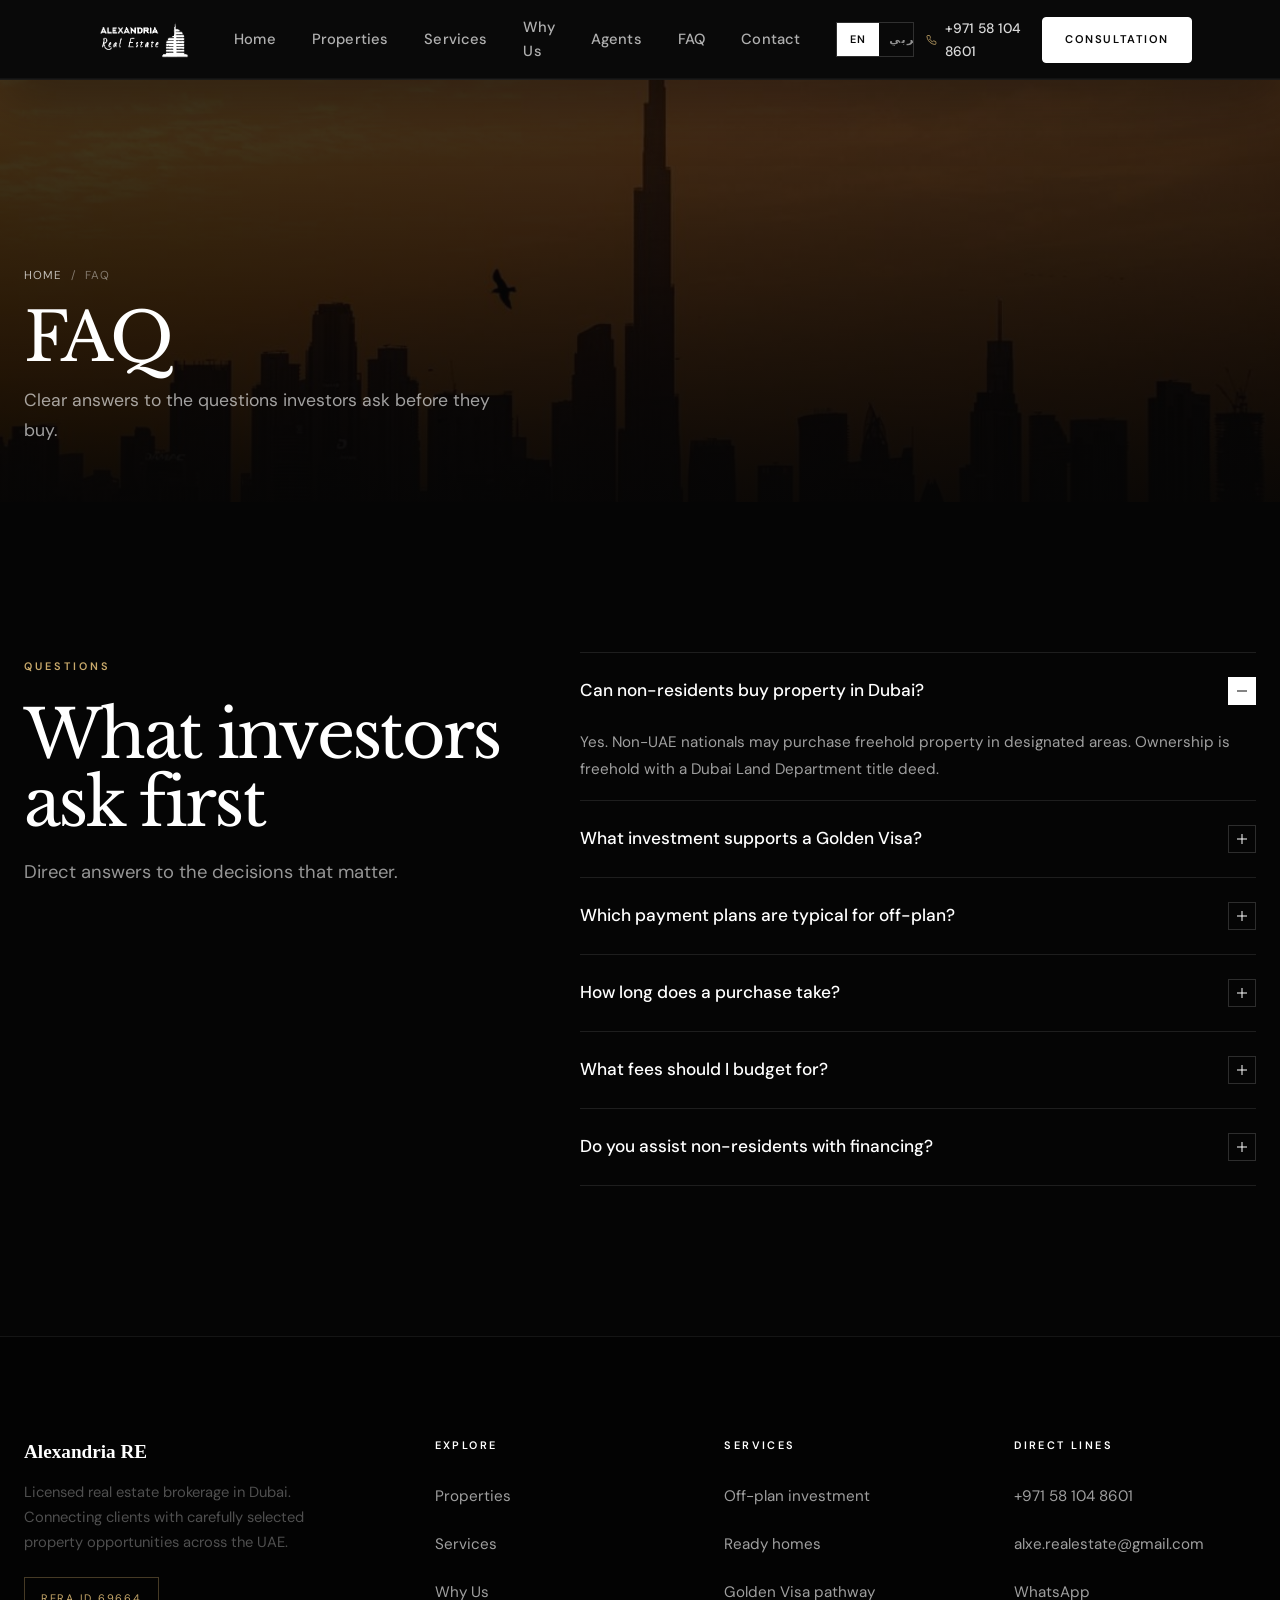
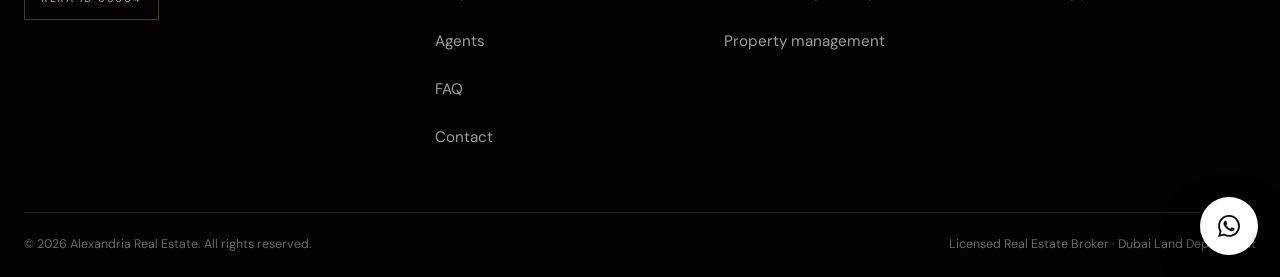
<file: faq/index.html>
<!DOCTYPE html>
<html lang="en" dir="ltr">
<head>
<meta charset="UTF-8" />
<meta name="viewport" content="width=device-width, initial-scale=1, viewport-fit=cover" />
<title>FAQ | Alexandria Real Estate</title>
<meta name="description" content="FAQ." />
<link rel="preconnect" href="https://fonts.googleapis.com" />
<link rel="preconnect" href="https://fonts.gstatic.com" crossorigin />
<link href="https://fonts.googleapis.com/css2?family=DM+Sans:wght@400;500;600&family=Libre+Baskerville:ital,wght@0,400;1,400&family=Noto+Sans+Arabic:wght@400;500;600&display=swap" rel="stylesheet" />
<link rel="stylesheet" href="../css/styles.css" />
<link rel="stylesheet" href="../css/ui-enhancements.css" />
<style>
/* Alexandria RE — Luxury Presence inspired dark luxury system */

:root {
  --bg: #0a0a0a;
  --bg-2: #111111;
  --bg-elev: #1a1a1a;
  --line: rgba(255,255,255,0.10);
  --line-2: rgba(255,255,255,0.16);
  --text: #ffffff;
  --muted: rgba(255,255,255,0.62);
  --faint: rgba(255,255,255,0.40);
  --gold: #c4a265;
  --gold-2: #d4b57a;
  --font: "DM Sans", system-ui, -apple-system, sans-serif;
  --serif: "Libre Baskerville", Georgia, serif;
  --ar: "Noto Sans Arabic", "DM Sans", sans-serif;
  --max: 1280px;
  --header: 84px;
  --ease: cubic-bezier(.22,1,.36,1);
}

*,*::before,*::after{box-sizing:border-box;margin:0;padding:0}
html{scroll-behavior:smooth;scroll-padding-top:calc(var(--header) + 12px);overflow-x:hidden;-webkit-text-size-adjust:100%}
body{
  font-family:var(--font);
  background:var(--bg);
  color:var(--text);
  line-height:1.6;
  font-size:16px;
  overflow-x:hidden;
  -webkit-font-smoothing:antialiased;
}
body.lang-ar{font-family:var(--ar);direction:rtl}
img{max-width:100%;display:block;height:auto}
a{color:inherit;text-decoration:none}
button,input,select,textarea{font:inherit;color:inherit;background:none;border:none;outline:none}
button{cursor:pointer}
ul{list-style:none}
::selection{background:rgba(196,162,101,.28)}

.container{width:min(100% - 48px, var(--max));margin-inline:auto}
.section{padding:120px 0}
.eyebrow{
  display:inline-block;
  font-size:.72rem;
  letter-spacing:.2em;
  text-transform:uppercase;
  color:var(--gold);
  font-weight:600;
  margin-bottom:18px;
}
h1,h2,h3{font-family:var(--serif);font-weight:400;letter-spacing:-.03em;line-height:1.08}
.section-title{font-size:clamp(2.1rem,4.2vw,3.4rem);max-width:16ch;margin:0 0 18px;color:#fff}
.section-lead{color:var(--muted);font-size:1.08rem;line-height:1.75;max-width:40ch}
.section-head{display:flex;justify-content:space-between;align-items:end;gap:28px;margin-bottom:56px}
.section-head .section-lead{margin:0}
.text-center{text-align:center}
.text-center .section-title,.text-center .section-lead{margin-inline:auto}
.reveal{opacity:1!important;transform:none!important}

.btn{
  display:inline-flex;align-items:center;justify-content:center;gap:10px;
  min-height:52px;padding:0 28px;
  font-size:.78rem;font-weight:600;letter-spacing:.12em;text-transform:uppercase;
  border:1px solid transparent;transition:.25s var(--ease);white-space:nowrap;
}
.btn-light,.btn-dark{background:#fff;color:#0a0a0a;border-color:#fff}
.btn-light:hover,.btn-dark:hover{background:transparent;color:#fff;border-color:#fff}
.btn-line{background:transparent;color:#fff;border-color:rgba(255,255,255,.35)}
.btn-line:hover{border-color:#fff;background:rgba(255,255,255,.06)}
.btn-gold{background:var(--gold);color:#0a0a0a;border-color:var(--gold)}
.btn-gold:hover{background:var(--gold-2);border-color:var(--gold-2)}
.btn-block{width:100%}
.btn-sm{min-height:42px;padding:0 18px;font-size:.72rem}
.btn-primary-hero{background:#fff;color:#0a0a0a;border:1px solid #fff;min-height:52px;padding:0 24px;display:inline-flex;align-items:center;justify-content:center;letter-spacing:.1em;text-transform:uppercase;font-size:.74rem;font-weight:600}
.btn-primary-hero:hover{background:transparent;color:#fff}
.btn-secondary-hero{background:transparent;border:1px solid rgba(255,255,255,.5);color:#fff;min-height:52px;padding:0 24px;display:inline-flex;align-items:center;justify-content:center;letter-spacing:.1em;text-transform:uppercase;font-size:.74rem;font-weight:600}
.btn-secondary-hero:hover{background:#fff;color:#111}

/* Header */
.site-header{
  position:fixed;inset:0 0 auto 0;z-index:200;height:var(--header);
  background:transparent;transition:background .3s,border-color .3s,backdrop-filter .3s;
  border-bottom:1px solid transparent;
}
.site-header.scrolled,.site-header.is-deep{
  background:rgba(10,10,10,.82);backdrop-filter:blur(18px);-webkit-backdrop-filter:blur(18px);
  border-bottom-color:var(--line);
}
.header-inner{height:100%;display:flex;align-items:center;justify-content:space-between;gap:20px}
.logo{display:flex;align-items:center;z-index:2}
.logo img{height:42px!important;width:auto!important;object-fit:contain;filter:brightness(0) invert(1)!important}
.nav{display:flex;align-items:center;gap:4px}
.nav a{padding:8px 14px;font-size:.88rem;font-weight:500;color:rgba(255,255,255,.72);transition:color .2s}
.nav a:hover,.nav a.active{color:#fff}
.header-actions{display:flex;align-items:center;gap:12px;z-index:2}
.lang-toggle{display:inline-flex;border:1px solid var(--line-2);overflow:hidden}
.lang-toggle button{min-width:42px;padding:8px 10px;font-size:.68rem;letter-spacing:.12em;font-weight:600;color:rgba(255,255,255,.55);cursor:pointer;background:transparent;border:0}
.lang-toggle button.active{background:#fff;color:#0a0a0a}
.header-phone{display:none;align-items:center;gap:8px;color:rgba(255,255,255,.85);font-size:.86rem;font-weight:500;font-variant-numeric:tabular-nums}
.header-phone svg{width:14px;height:14px;color:var(--gold)}
.header-cta{display:none;min-height:42px!important;padding:0 18px!important;background:#fff!important;color:#0a0a0a!important;border:1px solid #fff!important;font-size:.7rem!important;letter-spacing:.12em!important}
.header-cta:hover{background:transparent!important;color:#fff!important}
.menu-toggle{display:none;width:44px;height:44px;border:1px solid var(--line-2);background:transparent;flex-direction:column;align-items:center;justify-content:center;gap:5px;position:relative;z-index:260;cursor:pointer}
.menu-toggle span{display:block;width:16px;height:1.5px;background:#fff;transition:.25s}
.menu-toggle.open span:nth-child(1){transform:translateY(6.5px) rotate(45deg)}
.menu-toggle.open span:nth-child(2){opacity:0}
.menu-toggle.open span:nth-child(3){transform:translateY(-6.5px) rotate(-45deg)}
.mobile-nav{position:fixed;inset:0;z-index:250;display:none;flex-direction:column;justify-content:center;align-items:center;gap:8px;background:#0a0a0a;padding:100px 28px 48px;overflow-y:auto}
.mobile-nav.open{display:flex}
.mobile-nav a{font-family:var(--serif);font-size:clamp(1.5rem,5vw,2rem);padding:10px 16px;color:rgba(255,255,255,.88)}
.mobile-nav a:hover,.mobile-nav a.active{color:var(--gold)}
.mobile-nav .lang-toggle{margin-bottom:24px;border-color:var(--line-2)}
.mobile-nav .lang-toggle button{color:rgba(255,255,255,.55)}
.mobile-nav .lang-toggle button.active{background:#fff;color:#0a0a0a}
.mobile-nav-cta{margin-top:22px!important;background:#fff!important;color:#0a0a0a!important;border-color:#fff!important;min-height:48px;padding:0 24px;display:inline-flex!important;align-items:center;justify-content:center}
.mobile-nav-phone{margin-top:14px;color:rgba(255,255,255,.55);font-size:.95rem}
body.nav-open{overflow:hidden!important}
@media(min-width:1100px){.header-phone{display:inline-flex}.header-cta{display:inline-flex}}
@media(max-width:1099px){.nav{display:none!important}.menu-toggle{display:flex!important}.header-cta,.header-phone{display:none!important}:root{--header:72px}.site-header{height:var(--header)}}

/* Hero */
.hero{position:relative;min-height:100vh;min-height:100dvh;display:flex;align-items:center;background:#050505;overflow:hidden;padding:0}
.hero-bg{position:absolute;inset:0;z-index:0}
.hero-bg-slide{position:absolute;inset:0;opacity:0;transition:opacity 1.15s ease;z-index:0}
.hero-bg-slide.is-active{opacity:1;z-index:1}
.hero-bg-slide img{width:100%;height:100%;object-fit:cover;object-position:center 28%;transform:scale(1.08);transition:transform 7s ease-out;filter:contrast(1.05) saturate(1.04) brightness(.88)}
.hero-bg-slide.is-active img{transform:scale(1)}
.hero-bg-overlay{position:absolute;inset:0;z-index:2;pointer-events:none;background:linear-gradient(180deg,rgba(5,5,5,.55) 0%,rgba(5,5,5,.25) 40%,rgba(5,5,5,.78) 100%),linear-gradient(90deg,rgba(5,5,5,.55) 0%,transparent 50%,rgba(5,5,5,.35) 100%)}
.hero-shell{position:relative;z-index:3;width:min(100% - 48px,var(--max));margin:0 auto;display:grid;grid-template-columns:1.2fr .8fr;gap:48px;align-items:end;min-height:100vh;min-height:100dvh;padding:calc(var(--header) + 40px) 0 56px}
.hero-copy{color:#fff;max-width:720px;padding-bottom:12px}
.hero-kicker{display:inline-flex;align-items:center;gap:10px;margin-bottom:24px;color:var(--gold);font-size:.72rem;letter-spacing:.2em;text-transform:uppercase;font-weight:600}
.hero h1{font-size:clamp(2.8rem,6.5vw,5.4rem);line-height:.96;letter-spacing:-.04em;margin:0 0 22px;max-width:13ch;color:#fff}
.hero-lead{font-size:clamp(1.02rem,1.5vw,1.18rem);line-height:1.7;color:rgba(255,255,255,.72);max-width:34ch;margin:0 0 32px}
.hero-actions{display:flex;flex-wrap:wrap;gap:12px}
.hero-proof,.hero-meta,.hero-feature-board,.hero-hot,.hero-frame,.hero-captions{display:none!important}
.hero-panel{display:flex;justify-content:flex-end;align-items:flex-end}
.hero-form{width:min(100%,400px);background:rgba(255,255,255,.97);color:#0a0a0a;padding:32px 28px 28px;box-shadow:0 30px 80px rgba(0,0,0,.4)}
.hero-form-top{display:flex;justify-content:space-between;align-items:center;margin-bottom:12px}
.hero-form-label{font-size:.66rem;letter-spacing:.16em;text-transform:uppercase;color:#8a7040;font-weight:700}
.hero-form-response{font-size:.72rem;color:#1f8f5f;font-weight:600}
.hero-form h2{font-family:var(--serif);font-size:1.7rem;line-height:1.15;margin:0 0 8px;color:#0a0a0a;font-weight:400}
.hero-form>p{margin:0 0 20px;color:#666;font-size:.92rem;line-height:1.55}
.hero-form .field{margin-bottom:12px}
.hero-form .field label{display:block;font-size:.64rem;letter-spacing:.12em;text-transform:uppercase;color:#777;margin-bottom:6px;font-weight:600}
.hero-form .field input,.hero-form .field select{width:100%;min-height:48px;border:1px solid #ddd;background:#f7f7f7;padding:0 12px;font-size:16px;color:#0a0a0a}
.hero-form .field input:focus,.hero-form .field select:focus{outline:none;border-color:#0a0a0a;background:#fff;box-shadow:0 0 0 1px #0a0a0a}
.hero-form .field-row{display:grid;grid-template-columns:1fr 1fr;gap:10px}
.hero-form .field select{appearance:none;background-image:url("data:image/svg+xml,%3Csvg xmlns='http://www.w3.org/2000/svg' width='12' height='8' fill='none'%3E%3Cpath d='M1 1.5l5 5 5-5' stroke='%23737373' stroke-width='1.4' stroke-linecap='round'/%3E%3C/svg%3E");background-repeat:no-repeat;background-position:right 12px center;padding-right:34px;background-color:#f7f7f7}
.btn-submit-hero{width:100%;min-height:52px;margin-top:6px;background:#0a0a0a;color:#fff;border:1px solid #0a0a0a;letter-spacing:.12em;text-transform:uppercase;font-size:.74rem;font-weight:600;cursor:pointer;display:inline-flex;align-items:center;justify-content:center}
.btn-submit-hero:hover{background:#000}
.hero-form .form-note{margin-top:12px;text-align:center;font-size:.72rem;color:#999}
.form-success{display:none;text-align:center;padding:18px 8px}
.form-success.show{display:block}
.form-success h3{font-family:var(--serif);font-size:1.5rem;margin-bottom:8px;color:#0a0a0a;font-weight:400}
.form-success p{color:#666;margin-bottom:14px}

.hero-bg-ui{position:absolute;left:0;right:0;bottom:0;z-index:4;padding:0 0 28px;pointer-events:none}
.hero-bg-ui-inner{width:min(100% - 48px,var(--max));margin:0 auto;display:flex;align-items:center;justify-content:space-between;gap:16px;pointer-events:auto}
.hero-bg-caption{color:#fff;max-width:420px}
.hero-bg-caption .tag{display:inline-block;font-size:.62rem;letter-spacing:.14em;text-transform:uppercase;color:var(--gold);border:1px solid rgba(196,162,101,.4);padding:4px 8px;margin-bottom:8px;font-weight:600}
.hero-bg-caption strong{display:block;font-size:1.05rem;font-weight:500;margin-bottom:2px}
.hero-bg-caption span{display:block;font-size:.82rem;color:rgba(255,255,255,.55);margin-bottom:4px}
.hero-bg-caption em{font-style:normal;font-family:var(--serif);color:var(--gold-2);font-size:1.05rem}
.hero-bg-controls{display:inline-flex;align-items:center;gap:8px}
.hero-bg-btn{width:40px;height:40px;border:1px solid rgba(255,255,255,.25);background:rgba(0,0,0,.35);color:#fff;display:inline-flex;align-items:center;justify-content:center;cursor:pointer;backdrop-filter:blur(8px)}
.hero-bg-btn:hover{border-color:var(--gold);color:var(--gold)}
.hero-bg-dots{display:inline-flex;gap:7px;margin-inline:8px}
.hero-bg-dot{width:7px;height:7px;border-radius:50%;border:0;padding:0;background:rgba(255,255,255,.3);cursor:pointer}
.hero-bg-dot.is-active{background:var(--gold);transform:scale(1.2)}
.hero-bg-progress{position:absolute;left:0;right:0;bottom:0;height:2px;background:rgba(255,255,255,.08);z-index:5}
.hero-bg-progress span{display:block;height:100%;width:0;background:var(--gold)}
.hero-bg-progress span.is-running{animation:heroProg linear forwards}
@keyframes heroProg{from{width:0}to{width:100%}}
.hero-hot,.hero-frame,.hero-feature-board,.hero-proof,.hero-meta{display:none!important}

.logo-marquee{background:var(--bg);border-block:1px solid var(--line);padding:28px 0;overflow:hidden}
.logo-marquee-label{text-align:center;font-size:.68rem;letter-spacing:.2em;text-transform:uppercase;color:var(--faint);margin-bottom:18px;font-weight:600}
.logo-track{display:flex;gap:48px;width:max-content;animation:marquee 40s linear infinite;align-items:center}
.logo-track span{font-family:var(--serif);font-size:1.15rem;color:rgba(255,255,255,.35);letter-spacing:.04em;white-space:nowrap}
@keyframes marquee{from{transform:translateX(0)}to{transform:translateX(-50%)}}

.trust{background:var(--bg-2);border-bottom:1px solid var(--line)}
.trust-grid{display:grid;grid-template-columns:repeat(4,1fr)}
.trust-item{padding:32px 24px;border-right:1px solid var(--line)}
.trust-item:last-child{border:0}
.trust-item strong{display:block;font-size:.95rem;font-weight:500;margin-bottom:6px;color:#fff}
.trust-item span{font-size:.84rem;color:var(--muted);line-height:1.45}

.properties{background:var(--bg)}
.filters{display:flex;flex-wrap:wrap;gap:8px;margin-bottom:32px}
.filter-btn{min-height:42px;padding:0 18px;font-size:.72rem;letter-spacing:.12em;text-transform:uppercase;color:var(--muted);border:1px solid var(--line-2);background:transparent;transition:.2s}
.filter-btn:hover,.filter-btn.active{color:#0a0a0a;background:#fff;border-color:#fff}
.prop-grid{display:grid;grid-template-columns:repeat(3,minmax(0,1fr));gap:20px;align-items:stretch}
.prop-card{display:flex;flex-direction:column;height:100%;background:var(--bg-2);border:1px solid var(--line);overflow:hidden;min-width:0;transition:transform .35s var(--ease),border-color .35s}
.prop-card:hover{transform:translateY(-4px);border-color:var(--line-2)}
.prop-media{position:relative;aspect-ratio:4/3;min-height:200px;overflow:hidden;background:#111;flex-shrink:0}
.prop-media img{width:100%;height:100%;object-fit:cover;transition:transform .8s var(--ease)}
.prop-card:hover .prop-media img{transform:scale(1.04)}
.prop-media-shade{position:absolute;inset:0;background:linear-gradient(to top,rgba(0,0,0,.5),transparent 50%);pointer-events:none}
.prop-media-label{position:absolute;left:16px;bottom:14px;z-index:2;color:#fff;font-family:var(--serif);font-style:italic;font-size:1rem}
.prop-tags{position:absolute;top:14px;left:14px;z-index:2;display:flex;gap:6px}
.tag{padding:6px 10px;font-size:.62rem;letter-spacing:.12em;text-transform:uppercase;background:#fff;color:#0a0a0a;font-weight:600}
.prop-body{display:flex;flex-direction:column;flex:1;padding:20px 18px 18px}
.prop-price{font-family:var(--serif);font-size:1.4rem;margin:0 0 8px;letter-spacing:-.02em;color:#fff}
.prop-price small{font-family:var(--font);font-size:.72rem;color:var(--faint);margin-inline-start:6px}
.prop-title{font-size:1.05rem;font-weight:500;margin:0 0 6px;line-height:1.35;min-height:2.6em;color:#fff}
.prop-loc{font-size:.88rem;color:var(--muted);margin:0 0 12px;min-height:1.35em}
.prop-specs{display:flex;flex-wrap:wrap;padding:12px 0;border-top:1px solid var(--line);margin:0 0 14px;font-size:.8rem;color:var(--faint)}
.prop-specs span:not(:last-child)::after{content:"·";margin:0 10px;color:var(--line-2)}
.prop-actions{display:grid;grid-template-columns:1fr 1fr;gap:8px;margin-top:auto;width:100%}
.prop-actions .btn{width:100%;min-height:44px}
.prop-actions .btn-dark{background:#fff;color:#0a0a0a;border-color:#fff}
.prop-actions .btn-dark:hover{background:transparent;color:#fff;border-color:#fff}
.prop-actions .btn-line{border-color:var(--line-2);color:#fff}
.prop-actions .btn-line:hover{border-color:#fff}

.services{background:var(--bg-2)}
.svc-grid{display:grid;grid-template-columns:repeat(3,minmax(0,1fr));gap:16px}
.svc-card{background:var(--bg);border:1px solid var(--line);padding:36px 28px;min-height:240px;transition:border-color .25s,transform .25s}
.svc-card:hover{border-color:var(--line-2);transform:translateY(-3px)}
.svc-num{font-family:var(--serif);color:var(--gold);font-size:.9rem;letter-spacing:.12em;margin-bottom:22px}
.svc-card h3{font-size:1.4rem;margin:0 0 12px;color:#fff}
.svc-card p{color:var(--muted);font-size:.95rem;line-height:1.75}
.svc-detail{display:grid;grid-template-columns:1fr 1fr;gap:48px;align-items:center;padding:56px 0;border-bottom:1px solid var(--line)}
.svc-detail:last-child{border-bottom:0}
.svc-detail:nth-child(even) .svc-detail-media{order:2}
.svc-detail:nth-child(even)>div:last-child{order:1}
.svc-detail-media{aspect-ratio:4/3;min-height:240px;overflow:hidden;background:#111}
.svc-detail-media img{width:100%;height:100%;object-fit:cover}
.svc-detail h2{font-size:clamp(1.6rem,2.5vw,2.2rem);margin:0 0 14px;max-width:14ch;color:#fff}
.svc-detail p{color:var(--muted);line-height:1.8;margin:0 0 12px;max-width:42ch}
.svc-detail .btn{margin-top:8px}

.story-grid{display:grid;grid-template-columns:1fr 1fr;gap:64px;align-items:center}
.story-stats{display:grid;grid-template-columns:1fr 1fr;gap:1px;background:var(--line);border:1px solid var(--line);margin-top:28px}
.story-stat{background:var(--bg-2);padding:24px 20px}
.story-stat strong{display:block;font-family:var(--serif);font-size:1.8rem;margin-bottom:6px;color:#fff}
.story-stat span{font-size:.84rem;color:var(--muted)}
.about-visual{position:relative;aspect-ratio:4/5;min-height:360px;overflow:hidden;background:#111;display:flex;align-items:flex-end}
.about-visual img{position:absolute;inset:0;width:100%;height:100%;object-fit:cover}
.about-visual::before{content:"";position:absolute;inset:0;z-index:1;background:linear-gradient(to top,rgba(0,0,0,.88),transparent 55%)}
.about-visual blockquote{position:relative;z-index:2;padding:32px;font-family:var(--serif);font-style:italic;font-size:1.5rem;line-height:1.35;color:#fff;max-width:15ch}
.about-visual cite{display:block;margin-top:14px;font-family:var(--font);font-style:normal;font-size:.7rem;letter-spacing:.16em;text-transform:uppercase;color:var(--gold)}
.about-list,.about-list-wrap{max-width:820px;margin:0 auto}
.about-item{display:grid;grid-template-columns:48px 1fr;gap:14px;padding:22px 0;border-top:1px solid var(--line)}
.about-item .idx{font-family:var(--serif);color:var(--gold);font-size:1rem}
.about-item h4{font-family:var(--font);font-size:1.05rem;font-weight:600;margin:0 0 6px;color:#fff}
.about-item p{color:var(--muted);font-size:.94rem;line-height:1.7}
.about-actions{display:flex;flex-wrap:wrap;gap:10px;margin-top:36px}

.agent-grid{display:grid;grid-template-columns:repeat(3,minmax(0,1fr));gap:20px}
.agent-card{display:flex;flex-direction:column;height:100%;background:var(--bg-2);border:1px solid var(--line);overflow:hidden}
.agent-photo{aspect-ratio:4/5;min-height:240px;overflow:hidden;background:#111}
.agent-photo img{width:100%;height:100%;object-fit:cover}
.agent-body{display:flex;flex-direction:column;flex:1;padding:22px 20px 20px}
.agent-body h3{font-family:var(--font);font-size:1.15rem;font-weight:600;margin:0 0 4px;color:#fff}
.agent-role{font-size:.78rem;color:var(--gold);letter-spacing:.08em;text-transform:uppercase;margin-bottom:12px;font-weight:600}
.agent-body p{color:var(--muted);font-size:.92rem;line-height:1.7;margin:0 0 16px}
.agent-body .btn{margin-top:auto;align-self:flex-start}

.faq-grid{display:grid;grid-template-columns:.85fr 1.15fr;gap:56px;align-items:start}
.faq-list{border-top:1px solid var(--line)}
.faq-item{border-bottom:1px solid var(--line)}
.faq-q{width:100%;display:flex;justify-content:space-between;align-items:center;gap:16px;padding:20px 0;text-align:start;font-size:1.02rem;font-weight:500;color:#fff;background:none;border:0}
.faq-q .ico{width:28px;height:28px;position:relative;border:1px solid var(--line-2);flex-shrink:0}
.faq-q .ico::before,.faq-q .ico::after{content:"";position:absolute;background:#fff;top:50%;left:50%;transform:translate(-50%,-50%)}
.faq-q .ico::before{width:10px;height:1px}
.faq-q .ico::after{width:1px;height:10px}
.faq-item.open .faq-q .ico{background:#fff}
.faq-item.open .faq-q .ico::before,.faq-item.open .faq-q .ico::after{background:#0a0a0a}
.faq-item.open .faq-q .ico::after{transform:translate(-50%,-50%) scaleY(0)}
.faq-a{max-height:0;overflow:hidden;transition:max-height .35s var(--ease)}
.faq-item.open .faq-a{max-height:260px}
.faq-a p{padding:0 0 18px;color:var(--muted);font-size:.95rem;line-height:1.75}

.contact-grid{display:grid;grid-template-columns:.9fr 1.1fr;gap:48px;align-items:start}
.contact-form-box{background:var(--bg-2);border:1px solid var(--line);padding:36px 32px}
.contact-form-box h3{font-size:1.6rem;margin:0 0 8px;color:#fff}
.contact-form-box>p{color:var(--muted);margin:0 0 24px}
.contact-info h3{font-size:1.8rem;margin:0 0 12px;color:#fff}
.contact-info>p{color:var(--muted);margin:0 0 28px;max-width:34ch}
.detail{padding:16px 0;border-top:1px solid var(--line);display:grid;gap:4px}
.detail:last-of-type{border-bottom:1px solid var(--line)}
.detail strong{font-size:.66rem;letter-spacing:.16em;text-transform:uppercase;color:var(--faint);font-weight:600}
.detail a,.detail span{font-size:1.05rem;font-weight:500;color:#fff}
.detail a:hover{color:var(--gold)}
.map-panel{min-height:220px;margin-top:20px;background:var(--bg-elev);border:1px solid var(--line);display:flex;align-items:flex-end;padding:24px;position:relative;overflow:hidden}
.map-panel::before{content:"";position:absolute;inset:0;background:radial-gradient(circle at 30% 40%,rgba(196,162,101,.12),transparent 50%)}
.map-panel>div{position:relative;z-index:1}
.map-panel strong{display:block;font-family:var(--serif);font-size:1.2rem;margin-bottom:4px;color:#fff}
.map-panel span{color:var(--muted);font-size:.9rem}
.field{margin-bottom:12px}
.field label{display:block;font-size:.66rem;letter-spacing:.12em;text-transform:uppercase;color:var(--faint);margin-bottom:6px;font-weight:600}
.field input,.field select,.field textarea{width:100%;min-height:48px;padding:0 12px;border:1px solid var(--line-2);background:var(--bg);color:#fff;font-size:16px}
.field textarea{padding:12px;min-height:110px;resize:vertical}
.field input:focus,.field select:focus,.field textarea:focus{border-color:#fff;box-shadow:0 0 0 1px #fff;outline:none}
.field-row{display:grid;grid-template-columns:1fr 1fr;gap:12px}
.form-light .field input,.form-light .field select,.form-light .field textarea{background:var(--bg);color:#fff;border-color:var(--line-2)}
.socials{display:flex;gap:10px;margin-top:24px}
.socials a{width:42px;height:42px;border:1px solid var(--line-2);display:grid;place-items:center;color:var(--muted)}
.socials a:hover{border-color:#fff;color:#fff}

.cta-band{position:relative;padding:120px 0;text-align:center;background:var(--bg-2);border-block:1px solid var(--line);overflow:hidden}
.cta-band-photo{position:absolute;inset:0;z-index:0}
.cta-band-photo img{width:100%;height:100%;object-fit:cover;opacity:.28}
.cta-band-photo::after{content:"";position:absolute;inset:0;background:linear-gradient(180deg,rgba(10,10,10,.7),rgba(10,10,10,.92))}
.cta-band .container{position:relative;z-index:1}
.cta-band h2{font-size:clamp(2.1rem,4vw,3.3rem);max-width:16ch;margin:0 auto 16px;color:#fff}
.cta-band p{color:var(--muted);max-width:40ch;margin:0 auto 32px;font-size:1.08rem}
.cta-actions{display:flex;flex-wrap:wrap;gap:12px;justify-content:center}

.page-hero{position:relative;min-height:clamp(260px,40vh,440px);display:flex;align-items:flex-end;padding:calc(var(--header) + 48px) 0 48px;background:#050505;color:#fff;overflow:hidden}
.page-hero-photo{position:absolute;inset:0;z-index:0}
.page-hero-photo img{width:100%;height:100%;object-fit:cover;opacity:.45}
.page-hero-photo::after{content:"";position:absolute;inset:0;background:linear-gradient(180deg,rgba(5,5,5,.55),rgba(5,5,5,.88))}
.page-hero .container{position:relative;z-index:1}
.page-hero h1{font-size:clamp(2.1rem,4.5vw,3.4rem);max-width:14ch;margin:0 0 12px;color:#fff}
.page-hero p{color:var(--muted);max-width:42ch;font-size:1.05rem;line-height:1.7;margin:0}
.breadcrumb{display:flex;flex-wrap:wrap;gap:8px;align-items:center;font-size:.72rem;letter-spacing:.1em;text-transform:uppercase;color:var(--faint);margin-bottom:16px}
.breadcrumb a{color:rgba(255,255,255,.7)}
.breadcrumb a:hover{color:#fff}

.site-footer{background:#050505;color:var(--muted);padding:80px 0 0;border-top:1px solid var(--line)}
.footer-grid{display:grid;grid-template-columns:1.5fr 1fr 1fr 1fr;gap:40px;padding-bottom:48px;border-bottom:1px solid var(--line)}
.footer-brand p{margin-top:14px;max-width:32ch;line-height:1.7;font-size:.92rem}
.rera{display:inline-block;margin-top:16px;font-size:.68rem;letter-spacing:.14em;text-transform:uppercase;color:var(--gold);border:1px solid rgba(196,162,101,.35);padding:10px 14px}
.footer-col h4{font-family:var(--font);font-size:.68rem;letter-spacing:.18em;text-transform:uppercase;color:#fff;font-weight:600;margin:0 0 18px}
.footer-col ul{display:flex;flex-direction:column;gap:10px}
.footer-col a{font-size:.92rem;color:var(--muted)}
.footer-col a:hover{color:#fff}
.footer-bottom{display:flex;flex-wrap:wrap;justify-content:space-between;gap:10px;padding:22px 0;font-size:.78rem;color:var(--faint)}

.float-wa{position:fixed;right:22px;bottom:22px;z-index:80;width:54px;height:54px;border-radius:50%;background:#fff;color:#0a0a0a;display:grid;place-items:center;box-shadow:0 12px 36px rgba(0,0,0,.35)}
body.lang-ar .float-wa{right:auto;left:22px}
.float-wa:hover{transform:translateY(-2px)}
.sticky-cta{display:none!important}

.modal-overlay{position:fixed;inset:0;background:rgba(0,0,0,.7);backdrop-filter:blur(6px);z-index:300;display:none;align-items:center;justify-content:center;padding:20px}
.modal-overlay.open{display:flex}
.modal{position:relative;width:min(100%,440px);background:#111;border:1px solid var(--line);padding:36px 28px;color:#fff}
.modal-close{position:absolute;top:12px;right:12px;width:36px;height:36px;display:grid;place-items:center;color:var(--muted);border:1px solid var(--line)}
.modal h3{font-size:1.6rem;margin:0 0 10px}
.modal>p{color:var(--muted);margin:0 0 20px}

.devs{background:var(--bg);border-block:1px solid var(--line);overflow:hidden;padding:36px 0}
.dev-row{display:flex;width:max-content;animation:marquee 45s linear infinite}
.dev-item{min-width:170px;padding:12px 36px;font-family:var(--serif);font-size:1.15rem;color:rgba(255,255,255,.3);text-align:center}
.calc{background:var(--bg-2);border-block:1px solid var(--line)}
.calc-grid{display:grid;grid-template-columns:1fr 1.1fr;gap:48px}
.calc-panel{background:var(--bg);border:1px solid var(--line);padding:32px}
.calc-field{margin-bottom:20px}
.calc-field label{display:flex;justify-content:space-between;color:var(--muted);font-size:.88rem;margin-bottom:10px}
.calc-field label strong{color:#fff;font-family:var(--serif);font-weight:400}
.calc-field input[type=range]{width:100%;height:2px;appearance:none;background:var(--line-2);cursor:pointer}
.calc-field input[type=range]::-webkit-slider-thumb{appearance:none;width:16px;height:16px;border-radius:50%;background:#fff}
.calc-results{display:grid;grid-template-columns:1fr 1fr;gap:10px;margin:8px 0 20px}
.calc-result{background:var(--bg-2);border:1px solid var(--line);padding:16px}
.calc-result span{display:block;font-size:.66rem;letter-spacing:.1em;text-transform:uppercase;color:var(--faint);margin-bottom:6px}
.calc-result strong{font-family:var(--serif);font-size:1.3rem;color:#fff;font-weight:400}
.quotes{background:var(--bg)}
.quote-grid{display:grid;grid-template-columns:repeat(3,1fr);gap:16px}
.quote-card{background:var(--bg-2);border:1px solid var(--line);padding:32px 26px;min-height:260px;display:flex;flex-direction:column}
.quote-card blockquote{font-family:var(--serif);font-size:1.05rem;line-height:1.7;color:rgba(255,255,255,.8);flex:1;margin:0 0 24px}
.quote-author{padding-top:16px;border-top:1px solid var(--line)}
.quote-author strong{display:block;color:#fff;margin-bottom:2px}
.quote-author span{font-size:.8rem;color:var(--faint)}
.process{background:var(--bg);border-block:1px solid var(--line)}
.process-grid{display:grid;grid-template-columns:repeat(4,1fr);gap:24px;margin-top:48px}
.process-step{padding-right:16px;border-right:1px solid var(--line)}
.process-step:last-child{border:0}
.process-step .num{display:block;font-family:var(--serif);font-size:2.8rem;color:rgba(255,255,255,.12);margin-bottom:16px;line-height:1}
.process-step:hover .num{color:var(--gold)}
.process-step h3{font-family:var(--font);font-size:1.05rem;font-weight:600;margin:0 0 10px;color:#fff}
.process-step p{font-size:.9rem;color:var(--muted);line-height:1.7;max-width:26ch}

@media(max-width:1100px){
  .hero-shell{grid-template-columns:1fr;align-items:center;min-height:auto;padding:calc(var(--header) + 28px) 0 32px;gap:28px}
  .hero-panel{justify-content:center}
  .hero-form{width:100%;max-width:520px}
  .hero h1{max-width:14ch;font-size:clamp(2.5rem,8vw,3.6rem)}
  .hero-bg-ui-inner{flex-direction:column;align-items:flex-start}
  .prop-grid,.svc-grid,.quote-grid{grid-template-columns:repeat(2,minmax(0,1fr))!important}
  .process-grid{grid-template-columns:1fr 1fr!important;gap:28px!important}
  .process-step{border:0!important;padding:0!important}
  .trust-grid{grid-template-columns:1fr 1fr!important}
  .story-grid,.faq-grid,.contact-grid,.calc-grid,.svc-detail{grid-template-columns:1fr!important;gap:28px!important}
  .svc-detail:nth-child(even) .svc-detail-media,.svc-detail:nth-child(even)>div:last-child{order:initial!important}
  .agent-grid{grid-template-columns:1fr 1fr!important}
  .footer-grid{grid-template-columns:1fr 1fr!important}
  .section{padding:80px 0}
  .section-head{flex-direction:column;align-items:flex-start}
}
@media(max-width:760px){
  :root{--header:68px}
  .container{width:min(100% - 32px,var(--max))}
  .section{padding:56px 0!important}
  .hero-shell{width:min(100% - 32px,var(--max));padding-bottom:24px}
  .hero h1{font-size:clamp(2.15rem,10vw,2.8rem);max-width:12ch}
  .hero-actions{flex-direction:column}
  .hero-actions .btn,.hero-actions .btn-primary-hero,.hero-actions .btn-secondary-hero,.hero-actions .btn-light,.hero-actions .btn-line{width:100%}
  .hero-form{padding:22px 16px}
  .hero-form .field-row,.field-row{grid-template-columns:1fr!important}
  .hero-bg-ui{padding-bottom:16px}
  .hero-bg-caption{display:none}
  .prop-grid,.svc-grid,.quote-grid,.process-grid,.agent-grid,.trust-grid{grid-template-columns:1fr!important}
  .filters{flex-wrap:nowrap;overflow-x:auto;-webkit-overflow-scrolling:touch;scrollbar-width:none}
  .filters::-webkit-scrollbar{display:none}
  .filter-btn{flex:0 0 auto}
  .prop-actions{grid-template-columns:1fr 1fr!important}
  .footer-grid{grid-template-columns:1fr!important}
  .page-hero{min-height:28vh;padding:calc(var(--header) + 24px) 0 28px}
  .page-hero h1{font-size:clamp(1.75rem,8vw,2.2rem)}
  .contact-form-box{padding:22px 16px}
  .float-wa{right:14px;bottom:14px;width:50px;height:50px}
  body.lang-ar .float-wa{left:14px;right:auto}
  .cta-actions{flex-direction:column;align-items:stretch;max-width:320px;margin-inline:auto}
  .cta-actions .btn{width:100%}
  .about-visual{aspect-ratio:16/11;min-height:240px}
  .story-stats{grid-template-columns:1fr 1fr}
}
@media(max-width:400px){
  .hero h1{font-size:1.95rem}
  .prop-actions{grid-template-columns:1fr!important}
  .story-stats{grid-template-columns:1fr}
}
@media(prefers-reduced-motion:reduce){
  .hero-bg-slide,.hero-bg-slide img,.logo-track,.dev-row{transition:none!important;animation:none!important}
  .hero-bg-progress span.is-running{animation:none!important;width:100%}
}


/* === ELEVATED LP CRAFT — richer composition layer === */

:root {
  --void: #050505;
  --panel: #0e0e0e;
  --elev: #151515;
  --hair: rgba(255,255,255,0.09);
  --gold: #c8a96b;
  --gold-2: #e0c48a;
}

body { background: var(--void) !important; }

/* More dramatic type */
.section { padding: 150px 0 !important; }
.section-title {
  font-size: clamp(2.6rem, 5.2vw, 4.4rem) !important;
  letter-spacing: -0.04em !important;
  line-height: 1.02 !important;
  max-width: 13ch !important;
}
.section-lead {
  font-size: 1.15rem !important;
  line-height: 1.85 !important;
  color: rgba(255,255,255,0.58) !important;
}
.eyebrow {
  letter-spacing: 0.28em !important;
  font-size: 0.68rem !important;
  margin-bottom: 26px !important;
}
.section-head {
  margin-bottom: 72px !important;
  padding-bottom: 32px !important;
  border-bottom: 1px solid rgba(255,255,255,0.08) !important;
}

/* Header glass refinement */
.site-header {
  height: 92px !important;
  background: linear-gradient(180deg, rgba(5,5,5,0.75) 0%, rgba(5,5,5,0.15) 100%) !important;
  border-bottom: 0 !important;
}
.site-header.scrolled,
.site-header.is-deep {
  height: 80px !important;
  background: rgba(5,5,5,0.92) !important;
  backdrop-filter: blur(22px) saturate(1.25) !important;
  border-bottom: 1px solid rgba(255,255,255,0.08) !important;
  box-shadow: 0 20px 60px rgba(0,0,0,0.35) !important;
}
.nav a {
  font-size: 0.92rem !important;
  padding: 10px 16px !important;
  color: rgba(255,255,255,0.68) !important;
  letter-spacing: 0.01em !important;
}
.nav a:hover, .nav a.active { color: #fff !important; }
.nav a.active::after {
  height: 1px !important;
  background: var(--gold) !important;
  bottom: 2px !important;
}
.header-cta {
  min-height: 46px !important;
  padding: 0 22px !important;
  letter-spacing: 0.14em !important;
  background: #fff !important;
  color: #0a0a0a !important;
  border: 1px solid #fff !important;
}
.header-cta:hover {
  background: transparent !important;
  color: #fff !important;
}

/* HERO — museum-scale */
.hero {
  min-height: 100vh !important;
  min-height: 100dvh !important;
  background: #030303 !important;
}
.hero-bg-slide img {
  filter: contrast(1.08) saturate(1.08) brightness(0.82) !important;
  transform: scale(1.1) !important;
  transition: transform 8s cubic-bezier(0.15,0.7,0.2,1), opacity 1.2s ease !important;
}
.hero-bg-slide.is-active img {
  transform: scale(1) !important;
}
.hero-bg-overlay {
  background:
    linear-gradient(180deg, rgba(3,3,3,0.62) 0%, rgba(3,3,3,0.18) 38%, rgba(3,3,3,0.82) 100%),
    linear-gradient(100deg, rgba(3,3,3,0.78) 0%, rgba(3,3,3,0.25) 48%, rgba(3,3,3,0.45) 100%),
    radial-gradient(ellipse 60% 50% at 70% 40%, rgba(200,169,107,0.12), transparent 62%) !important;
}
.hero-shell {
  width: min(100% - 56px, 1360px) !important;
  grid-template-columns: 1.25fr 0.75fr !important;
  gap: clamp(28px, 5vw, 72px) !important;
  align-items: center !important;
  padding: calc(var(--header, 88px) + 48px) 0 72px !important;
}
.hero-copy { max-width: 760px !important; }
.hero-kicker {
  margin-bottom: 28px !important;
  padding: 10px 16px !important;
  border: 1px solid rgba(200,169,107,0.4) !important;
  background: rgba(200,169,107,0.1) !important;
  color: #e2c48a !important;
  letter-spacing: 0.22em !important;
  font-size: 0.7rem !important;
  backdrop-filter: blur(10px) !important;
}
.hero h1 {
  font-size: clamp(3rem, 7vw, 6rem) !important;
  line-height: 0.94 !important;
  letter-spacing: -0.045em !important;
  max-width: 11ch !important;
  margin: 0 0 26px !important;
  text-shadow: 0 20px 60px rgba(0,0,0,0.35) !important;
}
.hero-lead {
  font-size: clamp(1.05rem, 1.7vw, 1.22rem) !important;
  line-height: 1.8 !important;
  color: rgba(255,255,255,0.72) !important;
  max-width: 34ch !important;
  margin: 0 0 36px !important;
}
.hero-actions { gap: 14px !important; margin-bottom: 0 !important; }
.btn-primary-hero, .hero-actions .btn-light, .hero-actions .btn-primary-hero {
  min-height: 58px !important;
  padding: 0 32px !important;
  font-size: 0.76rem !important;
  letter-spacing: 0.14em !important;
  background: #fff !important;
  color: #0a0a0a !important;
  border: 1px solid #fff !important;
  box-shadow: 0 16px 40px rgba(0,0,0,0.28) !important;
}
.btn-primary-hero:hover, .hero-actions .btn-light:hover {
  background: transparent !important;
  color: #fff !important;
  box-shadow: none !important;
}
.btn-secondary-hero, .hero-actions .btn-line {
  min-height: 58px !important;
  padding: 0 32px !important;
  border-color: rgba(255,255,255,0.5) !important;
  background: rgba(255,255,255,0.04) !important;
  backdrop-filter: blur(8px) !important;
}

/* Form — floating editorial card */
.hero-form {
  width: min(100%, 430px) !important;
  padding: 36px 32px 30px !important;
  background: rgba(255,255,255,0.98) !important;
  box-shadow: 0 40px 100px rgba(0,0,0,0.5) !important;
  border: 1px solid rgba(255,255,255,0.2) !important;
}
.hero-form::before {
  height: 2px !important;
  background: linear-gradient(90deg, #b8954a, #e2c48a, #b8954a) !important;
}
.hero-form h2 {
  font-size: 1.85rem !important;
  letter-spacing: -0.03em !important;
  margin-bottom: 10px !important;
}
.hero-form > p {
  font-size: 0.94rem !important;
  line-height: 1.65 !important;
  margin-bottom: 22px !important;
}
.btn-submit-hero {
  min-height: 54px !important;
  letter-spacing: 0.14em !important;
  background: #0a0a0a !important;
}

/* Bottom banner caption bar — more premium */
.hero-bg-ui {
  padding-bottom: 36px !important;
}
.hero-bg-ui-inner {
  width: min(100% - 56px, 1360px) !important;
  align-items: flex-end !important;
}
.hero-bg-caption {
  max-width: 480px !important;
  padding: 18px 20px !important;
  background: rgba(0,0,0,0.35) !important;
  border: 1px solid rgba(255,255,255,0.12) !important;
  backdrop-filter: blur(14px) !important;
}
.hero-bg-caption .tag {
  margin-bottom: 10px !important;
  color: #e2c48a !important;
  border-color: rgba(226,196,138,0.4) !important;
}
.hero-bg-caption strong {
  font-size: 1.2rem !important;
  font-weight: 500 !important;
  letter-spacing: -0.01em !important;
  margin-bottom: 4px !important;
}
.hero-bg-caption em {
  font-size: 1.25rem !important;
  color: #e2c48a !important;
}
.hero-bg-btn {
  width: 44px !important;
  height: 44px !important;
  background: rgba(0,0,0,0.4) !important;
  border-color: rgba(255,255,255,0.28) !important;
  backdrop-filter: blur(10px) !important;
}
.hero-bg-progress { height: 2px !important; }
.hero-bg-progress span {
  background: linear-gradient(90deg, #b8954a, #e2c48a) !important;
}

/* Marquee */
.logo-marquee {
  padding: 40px 0 !important;
  border-block: 1px solid rgba(255,255,255,0.07) !important;
  background: #070707 !important;
}
.logo-marquee-label {
  margin-bottom: 22px !important;
  letter-spacing: 0.28em !important;
  color: rgba(255,255,255,0.32) !important;
}
.logo-track span {
  font-size: 1.35rem !important;
  color: rgba(255,255,255,0.28) !important;
  padding: 0 8px !important;
}

/* Property cards — editorial luxury */
.properties { background: #070707 !important; }
.prop-grid {
  grid-template-columns: repeat(3, minmax(0, 1fr)) !important;
  gap: 22px !important;
}
.prop-card {
  background: #0e0e0e !important;
  border: 1px solid rgba(255,255,255,0.08) !important;
  transition: transform 0.45s var(--ease), border-color 0.45s, box-shadow 0.45s !important;
}
.prop-card:hover {
  transform: translateY(-8px) !important;
  border-color: rgba(255,255,255,0.16) !important;
  box-shadow: 0 30px 70px rgba(0,0,0,0.45) !important;
}
.prop-media {
  aspect-ratio: 5/4 !important;
  min-height: 240px !important;
}
.prop-media-shade {
  background: linear-gradient(to top, rgba(0,0,0,0.72) 0%, rgba(0,0,0,0.1) 55%, transparent 100%) !important;
}
.prop-body { padding: 24px 22px 22px !important; }
.prop-price {
  font-size: 1.55rem !important;
  letter-spacing: -0.03em !important;
  margin-bottom: 10px !important;
}
.prop-title {
  font-size: 1.12rem !important;
  min-height: 2.8em !important;
  letter-spacing: -0.01em !important;
}
.prop-actions {
  gap: 10px !important;
}
.prop-actions .btn {
  min-height: 46px !important;
  letter-spacing: 0.12em !important;
}
.filters { margin-bottom: 40px !important; gap: 10px !important; }
.filter-btn {
  min-height: 44px !important;
  padding: 0 20px !important;
  letter-spacing: 0.14em !important;
  border-color: rgba(255,255,255,0.14) !important;
}
.filter-btn.active, .filter-btn:hover {
  background: #fff !important;
  color: #0a0a0a !important;
  border-color: #fff !important;
}

/* Services — large dark tiles */
.services { background: #0a0a0a !important; }
.svc-grid {
  gap: 18px !important;
}
.svc-card {
  background: linear-gradient(180deg, #121212 0%, #0c0c0c 100%) !important;
  border: 1px solid rgba(255,255,255,0.08) !important;
  padding: 44px 32px !important;
  min-height: 280px !important;
  position: relative;
  overflow: hidden;
}
.svc-card::before {
  content: "";
  position: absolute;
  inset: 0 auto 0 0;
  width: 1px;
  background: linear-gradient(to bottom, transparent, rgba(200,169,107,0.7), transparent);
  opacity: 0;
  transition: opacity 0.35s;
}
.svc-card:hover {
  border-color: rgba(255,255,255,0.16) !important;
  transform: translateY(-6px) !important;
  box-shadow: 0 28px 60px rgba(0,0,0,0.35) !important;
}
.svc-card:hover::before { opacity: 1; }
.svc-num {
  font-size: 1rem !important;
  letter-spacing: 0.18em !important;
  margin-bottom: 28px !important;
  color: var(--gold) !important;
}
.svc-card h3 {
  font-size: 1.55rem !important;
  letter-spacing: -0.02em !important;
  margin-bottom: 14px !important;
}
.svc-card p {
  font-size: 0.98rem !important;
  line-height: 1.8 !important;
  max-width: 30ch;
}

/* CTA */
.cta-band {
  padding: 160px 0 !important;
  background: #050505 !important;
}
.cta-band h2 {
  font-size: clamp(2.4rem, 5vw, 4rem) !important;
  letter-spacing: -0.04em !important;
  max-width: 14ch !important;
  margin-bottom: 20px !important;
}
.cta-band p {
  font-size: 1.15rem !important;
  margin-bottom: 36px !important;
}
.cta-band-photo img { opacity: 0.32 !important; filter: saturate(1.05) contrast(1.05); }
.cta-band-photo::after {
  background: linear-gradient(180deg, rgba(5,5,5,0.55), rgba(5,5,5,0.92)) !important;
}

/* Footer */
.site-footer {
  padding: 100px 0 0 !important;
  background: #030303 !important;
  border-top: 1px solid rgba(255,255,255,0.07) !important;
}
.footer-grid { gap: 48px !important; padding-bottom: 56px !important; }
.footer-col h4 { letter-spacing: 0.22em !important; margin-bottom: 22px !important; }
.footer-col a { font-size: 0.95rem !important; }
.rera {
  margin-top: 22px !important;
  padding: 12px 16px !important;
  letter-spacing: 0.16em !important;
}

/* Interior pages */
.page-hero {
  min-height: clamp(300px, 48vh, 520px) !important;
  padding: calc(var(--header, 88px) + 56px) 0 56px !important;
}
.page-hero h1 {
  font-size: clamp(2.4rem, 5.5vw, 4.2rem) !important;
  letter-spacing: -0.04em !important;
  max-width: 12ch !important;
}
.page-hero p {
  font-size: 1.1rem !important;
  max-width: 40ch !important;
}
.page-hero-photo img { opacity: 0.5 !important; filter: contrast(1.05); }
.page-hero-photo::after {
  background: linear-gradient(180deg, rgba(5,5,5,0.45), rgba(5,5,5,0.9)) !important;
}

/* Agents / FAQ / Contact polish */
.agent-card {
  background: #0e0e0e !important;
  border-color: rgba(255,255,255,0.08) !important;
  transition: transform 0.35s, border-color 0.35s, box-shadow 0.35s !important;
}
.agent-card:hover {
  transform: translateY(-6px) !important;
  border-color: rgba(255,255,255,0.16) !important;
  box-shadow: 0 28px 60px rgba(0,0,0,0.35) !important;
}
.agent-photo { aspect-ratio: 4/5 !important; min-height: 280px !important; }
.contact-form-box, .calc-panel, .quote-card, .svc-detail-media {
  border-color: rgba(255,255,255,0.08) !important;
}
.contact-form-box {
  background: #0e0e0e !important;
  padding: 44px 36px !important;
  box-shadow: 0 30px 70px rgba(0,0,0,0.25) !important;
}
.faq-q { font-size: 1.08rem !important; padding: 24px 0 !important; }
.quote-card {
  background: #0e0e0e !important;
  min-height: 300px !important;
  padding: 40px 32px !important;
}
.quote-card blockquote {
  font-size: 1.15rem !important;
  line-height: 1.75 !important;
}

/* Featured large property on home: first card wider on xl */
@media (min-width: 1200px) {
  .properties .prop-grid {
    grid-template-columns: repeat(12, minmax(0, 1fr)) !important;
  }
  .properties .prop-card:nth-child(1) {
    grid-column: span 8 !important;
  }
  .properties .prop-card:nth-child(1) .prop-media {
    aspect-ratio: 16/10 !important;
    min-height: 380px !important;
  }
  .properties .prop-card:nth-child(2),
  .properties .prop-card:nth-child(3) {
    grid-column: span 4 !important;
  }
  .properties .prop-card:nth-child(n+4) {
    grid-column: span 4 !important;
  }
  .properties .prop-card:nth-child(1) .prop-body {
    display: grid !important;
    grid-template-columns: 1.3fr 0.7fr !important;
    gap: 18px 28px !important;
    align-items: end !important;
    padding: 28px 28px 26px !important;
  }
  .properties .prop-card:nth-child(1) .prop-price { font-size: 2rem !important; }
  .properties .prop-card:nth-child(1) .prop-title { font-size: 1.35rem !important; min-height: 0 !important; }
  .properties .prop-card:nth-child(1) .prop-actions {
    grid-column: 2 !important;
    grid-row: 1 / span 4 !important;
    display: flex !important;
    flex-direction: column !important;
    gap: 10px !important;
    margin-top: 0 !important;
  }
}

/* Keep button alignment for non-featured cards */
.properties .prop-card:not(:nth-child(1)) .prop-actions {
  display: grid !important;
  grid-template-columns: 1fr 1fr !important;
  margin-top: auto !important;
}

@media (max-width: 1199px) {
  .properties .prop-grid { grid-template-columns: repeat(2, minmax(0, 1fr)) !important; }
  .properties .prop-card:nth-child(1),
  .properties .prop-card:nth-child(2),
  .properties .prop-card:nth-child(3),
  .properties .prop-card:nth-child(n+4) {
    grid-column: auto !important;
  }
  .properties .prop-card:nth-child(1) .prop-body {
    display: flex !important;
    grid-template-columns: none !important;
  }
  .properties .prop-card:nth-child(1) .prop-actions {
    grid-column: auto !important;
    grid-row: auto !important;
    display: grid !important;
    grid-template-columns: 1fr 1fr !important;
    flex-direction: row !important;
  }
  .properties .prop-card:nth-child(1) .prop-media {
    aspect-ratio: 5/4 !important;
    min-height: 240px !important;
  }
}

@media (max-width: 1100px) {
  .section { padding: 96px 0 !important; }
  .hero-shell {
    grid-template-columns: 1fr !important;
    align-items: stretch !important;
    padding: calc(var(--header, 72px) + 32px) 0 36px !important;
  }
  .hero-panel { justify-content: center !important; }
  .hero h1 { max-width: 14ch !important; font-size: clamp(2.6rem, 8.5vw, 3.8rem) !important; }
  .hero-bg-caption { max-width: none !important; width: 100% !important; }
}

@media (max-width: 760px) {
  .section { padding: 72px 0 !important; }
  .section-title { font-size: clamp(2rem, 9vw, 2.5rem) !important; max-width: 12ch !important; }
  .section-head { grid-template-columns: 1fr !important; gap: 16px !important; margin-bottom: 36px !important; }
  .section-head .section-lead { justify-self: start !important; text-align: start !important; }
  .hero-shell { width: min(100% - 32px, var(--max)) !important; padding-bottom: 28px !important; }
  .hero h1 { font-size: clamp(2.2rem, 11vw, 2.9rem) !important; max-width: 11ch !important; }
  .hero-actions { flex-direction: column !important; }
  .hero-actions .btn,
  .hero-actions .btn-primary-hero,
  .hero-actions .btn-secondary-hero,
  .hero-actions .btn-light,
  .hero-actions .btn-line { width: 100% !important; }
  .hero-form { padding: 24px 18px !important; width: 100% !important; max-width: none !important; }
  .hero-form .field-row { grid-template-columns: 1fr !important; }
  .hero-bg-ui { padding-bottom: 18px !important; }
  .hero-bg-ui-inner { width: min(100% - 32px, var(--max)) !important; flex-direction: column !important; align-items: stretch !important; }
  .prop-grid, .properties .prop-grid { grid-template-columns: 1fr !important; gap: 16px !important; }
  .svc-grid { grid-template-columns: 1fr !important; }
  .svc-card { min-height: 0 !important; padding: 32px 22px !important; }
  .page-hero { min-height: 32vh !important; padding: calc(var(--header, 68px) + 28px) 0 32px !important; }
  .page-hero h1 { font-size: clamp(1.9rem, 9vw, 2.4rem) !important; }
  .contact-form-box { padding: 26px 18px !important; }
  .agent-grid { grid-template-columns: 1fr !important; }
  .cta-band { padding: 100px 0 !important; }
}

/* Micro-interactions without gimmicks */
.prop-card, .svc-card, .agent-card, .quote-card {
  will-change: transform;
}
.float-wa {
  background: #fff !important;
  color: #0a0a0a !important;
  width: 58px !important;
  height: 58px !important;
  box-shadow: 0 18px 40px rgba(0,0,0,0.4) !important;
}

</style>
</head>
<body class="page-interior page-faq">
<header class="site-header" id="site-header">
  <div class="container header-inner">
    <a href="/" class="logo" aria-label="Alexandria Real Estate"><img src="[data-uri]" alt="Alexandria Real Estate" width="146" height="49" decoding="async" /></a>
    <nav class="nav" aria-label="Primary">
            <a href="/" data-i18n="nav.home">Home</a>
      <a href="/properties/" data-i18n="nav.properties">Properties</a>
      <a href="/services/" data-i18n="nav.services">Services</a>
      <a href="/about/" data-i18n="nav.about">Why Us</a>
      <a href="/agents/" data-i18n="nav.agents">Agents</a>
      <a href="/faq/" data-i18n="nav.faq" class="active">FAQ</a>
      <a href="/contact/" data-i18n="nav.contact">Contact</a>
    </nav>
    <div class="header-actions">
      <div class="lang-toggle" role="group" aria-label="Language">
        <button type="button" data-lang="en" class="active">EN</button>
        <button type="button" data-lang="ar">عربي</button>
      </div>
      <a href="tel:+971581048601" class="header-phone">
        <svg viewBox="0 0 24 24" fill="none" stroke="currentColor" stroke-width="1.8"><path d="M22 16.92v3a2 2 0 0 1-2.18 2 19.79 19.79 0 0 1-8.63-3.07 19.5 19.5 0 0 1-6-6 19.79 19.79 0 0 1-3.07-8.67A2 2 0 0 1 4.11 2h3a2 2 0 0 1 2 1.72c.127.96.361 1.903.7 2.81a2 2 0 0 1-.45 2.11L8.09 9.91a16 16 0 0 0 6 6l1.27-1.27a2 2 0 0 1 2.11-.45c.907.339 1.85.573 2.81.7A2 2 0 0 1 22 16.92z"/></svg>
        +971 58 104 8601
      </a>
      <a href="/contact/" class="btn header-cta" data-i18n="nav.cta">Consultation</a>
      <button class="menu-toggle" type="button" aria-label="Open menu" aria-expanded="false"><span></span><span></span><span></span></button>
    </div>
  </div>
</header>
<div class="mobile-nav" id="mobile-nav" aria-hidden="true">
  <div class="lang-toggle" role="group" aria-label="Language">
    <button type="button" data-lang="en" class="active">EN</button>
    <button type="button" data-lang="ar">عربي</button>
  </div>
    <a href="/" data-i18n="nav.home">Home</a>
  <a href="/properties/" data-i18n="nav.properties">Properties</a>
  <a href="/services/" data-i18n="nav.services">Services</a>
  <a href="/about/" data-i18n="nav.about">Why Us</a>
  <a href="/agents/" data-i18n="nav.agents">Agents</a>
  <a href="/faq/" data-i18n="nav.faq" class="active">FAQ</a>
  <a href="/contact/" data-i18n="nav.contact">Contact</a>
  <a href="/contact/" class="btn mobile-nav-cta" data-i18n="nav.cta">Consultation</a>
  <a href="tel:+971581048601" class="mobile-nav-phone">+971 58 104 8601</a>
</div>

<a href="/" data-i18n="nav.home">Home</a>
  <a href="/properties/" data-i18n="nav.properties">Properties</a>
  <a href="/services/" data-i18n="nav.services">Services</a>
  <a href="/about/" data-i18n="nav.about">Why Us</a>
  <a href="/agents/" data-i18n="nav.agents">Agents</a>
  <a href="/faq/" data-i18n="nav.faq" class="active">FAQ</a>
  <a href="/contact/" data-i18n="nav.contact">Contact</a>
  <a href="/contact/" class="btn mobile-nav-cta" data-i18n="nav.cta">Consultation</a>
  <a href="tel:+971581048601" class="mobile-nav-phone">+971 58 104 8601</a>
</div>

<section class="page-hero">
  <div class="page-hero-photo"><img src="[data-uri]" alt="" /></div>
  <div class="container">
    <div class="breadcrumb">
      <a href="/" data-i18n="nav.home">Home</a><span>/</span><span>FAQ</span>
    </div>
    <h1 data-i18n="page.faqTitle">FAQ</h1>
    <p data-i18n="page.faqLead">Clear answers to the questions investors ask before they buy.</p>
  </div>
</section>
<section class="section"><div class="container"><div class="faq-grid">
  <div>
    <div class="eyebrow" data-i18n="faq.eye">Questions</div>
    <h2 class="section-title" data-i18n="faq.title">What investors ask first</h2>
    <p class="section-lead" data-i18n="faq.lead">Direct answers to the decisions that matter.</p>
    
  </div>
  <div class="faq-list"><div class="faq-item open"><button class="faq-q" type="button"><span data-i18n="faq.1q">Can non-residents buy property in Dubai?</span><span class="ico"></span></button><div class="faq-a"><p data-i18n="faq.1a">Yes. Non-UAE nationals may purchase freehold property in designated areas.</p></div></div><div class="faq-item"><button class="faq-q" type="button"><span data-i18n="faq.2q">What investment supports a Golden Visa?</span><span class="ico"></span></button><div class="faq-a"><p data-i18n="faq.2a">Property investment of AED 2 million or more may qualify for a 10-year UAE Golden Visa.</p></div></div><div class="faq-item"><button class="faq-q" type="button"><span data-i18n="faq.3q">Which payment plans are typical for off-plan?</span><span class="ico"></span></button><div class="faq-a"><p data-i18n="faq.3a">Common structures include 60/40, 50/50, and post-handover plans, often with 10–20% down payments.</p></div></div><div class="faq-item"><button class="faq-q" type="button"><span data-i18n="faq.4q">How long does a purchase take?</span><span class="ico"></span></button><div class="faq-a"><p data-i18n="faq.4a">Ready properties often complete in 2–4 weeks. Off-plan registration is quick.</p></div></div><div class="faq-item"><button class="faq-q" type="button"><span data-i18n="faq.5q">What fees should I budget for?</span><span class="ico"></span></button><div class="faq-a"><p data-i18n="faq.5a">Typically 4% DLD transfer fee, agency commission where applicable, trustee fees, and NOC charges.</p></div></div><div class="faq-item"><button class="faq-q" type="button"><span data-i18n="faq.6q">Do you assist non-residents with financing?</span><span class="ico"></span></button><div class="faq-a"><p data-i18n="faq.6a">Yes. We introduce clients to UAE banks that finance non-residents, commonly up to 50–60% LTV.</p></div></div></div>
</div></div></section>


<footer class="site-footer">
  <div class="container">
    <div class="footer-grid">
      <div class="footer-brand">
        <a href="/" class="logo"><strong style="color:#fff;font-family:Georgia,serif;font-size:1.2rem">Alexandria RE</strong></a>
        <p data-i18n="foot.about" style="margin-top:12px">Licensed real estate brokerage in Dubai. Connecting clients with carefully selected property opportunities across the UAE.</p>
        <span class="rera">RERA ID 69664</span>
      </div>
      <div class="footer-col">
        <h4 data-i18n="foot.explore">Explore</h4>
        <ul>
          <li><a href="/properties/" data-i18n="nav.properties">Properties</a></li>
          <li><a href="/services/" data-i18n="nav.services">Services</a></li>
          <li><a href="/about/" data-i18n="nav.about">Why Us</a></li>
          <li><a href="/agents/" data-i18n="nav.agents">Agents</a></li>
          <li><a href="/faq/" data-i18n="nav.faq">FAQ</a></li>
          <li><a href="/contact/" data-i18n="nav.contact">Contact</a></li>
        </ul>
      </div>
      <div class="footer-col">
        <h4 data-i18n="foot.services">Services</h4>
        <ul>
          <li><a href="/services/" data-i18n="svc.1t">Off-plan investment</a></li>
          <li><a href="/services/" data-i18n="svc.2t">Ready homes</a></li>
          <li><a href="/services/" data-i18n="svc.5t">Golden Visa pathway</a></li>
          <li><a href="/services/" data-i18n="svc.4t">Property management</a></li>
        </ul>
      </div>
      <div class="footer-col">
        <h4 data-i18n="con.info">Direct lines</h4>
        <ul>
          <li><a href="tel:+971581048601">+971 58 104 8601</a></li>
          <li><a href="mailto:alxe.realestate@gmail.com">alxe.realestate@gmail.com</a></li>
          <li><a href="https://api.whatsapp.com/send?phone=971581048601" data-wa target="_blank" rel="noopener">WhatsApp</a></li>
        </ul>
      </div>
    </div>
    <div class="footer-bottom">
      <span data-i18n="foot.rights">© 2026 Alexandria Real Estate. All rights reserved.</span>
      <span>Licensed Real Estate Broker · Dubai Land Department</span>
    </div>
  </div>
</footer>
<a href="https://api.whatsapp.com/send?phone=971581048601" class="float-wa" data-wa target="_blank" rel="noopener noreferrer" aria-label="WhatsApp">
  <svg viewBox="0 0 24 24" fill="currentColor" width="22" height="22"><path d="M17.472 14.382c-.297-.149-1.758-.867-2.03-.967-.273-.099-.471-.148-.67.15-.197.297-.767.966-.94 1.164-.173.199-.347.223-.644.075-.297-.15-1.255-.463-2.39-1.475-.883-.788-1.48-1.761-1.653-2.059-.173-.297-.018-.458.13-.606.134-.133.298-.347.446-.52.149-.174.198-.298.298-.497.099-.198.05-.371-.025-.52-.075-.149-.669-1.612-.916-2.207-.242-.579-.487-.5-.669-.51-.173-.008-.371-.01-.57-.01-.198 0-.52.074-.792.372-.272.297-1.04 1.016-1.04 2.479 0 1.462 1.065 2.875 1.213 3.074.149.198 2.096 3.2 5.077 4.487.709.306 1.262.489 1.694.625.712.227 1.36.195 1.871.118.571-.085 1.758-.719 2.006-1.413.248-.694.248-1.289.173-1.413-.074-.124-.272-.198-.57-.347m-5.421 7.403h-.004a9.87 9.87 0 01-5.031-1.378l-.361-.214-3.741.982.998-3.648-.235-.374a9.86 9.86 0 01-1.51-5.26c.001-5.45 4.436-9.884 9.888-9.884 2.64 0 5.122 1.03 6.988 2.898a9.825 9.825 0 012.893 6.994c-.003 5.45-4.435 9.884-9.885 9.884m8.413-18.297A11.815 11.815 0 0012.05 0C5.495 0 .16 5.335.157 11.892c0 2.096.547 4.142 1.588 5.945L.057 24l6.305-1.654a11.882 11.882 0 005.683 1.448h.005c6.554 0 11.89-5.335 11.893-11.893a11.821 11.821 0 00-3.48-8.413z"/></svg>
</a>

<script src="../js/app.js"></script>
<script>
/* Alexandria Real Estate */
(function () {
  "use strict";

  document.documentElement.classList.add("js");
  if (document.body) document.body.classList.add("js");

  var PHONE = "971581048601";
  var PHONE_DISPLAY = "+971 58 104 8601";

  var i18n = {
    en: {
      "nav.home": "Home",
      "nav.properties": "Properties",
      "nav.services": "Services",
      "nav.about": "Why Us",
      "nav.agents": "Agents",
      "nav.faq": "FAQ",
      "nav.contact": "Contact",
      "nav.cta": "Consultation",
      "page.propTitle": "Properties",
      "page.propLead": "A curated selection of off-plan and ready homes across Dubai's strongest communities.",
      "page.aboutTitle": "About Alexandria",
      "page.aboutLead": "A licensed Dubai brokerage built for measured advice and careful execution.",
      "page.svcTitle": "Services",
      "page.svcLead": "End-to-end support from first conversation to handover and beyond.",
      "page.agentsTitle": "Our advisors",
      "page.agentsLead": "Bilingual specialists with deep market knowledge and a private-office approach.",
      "page.faqTitle": "FAQ",
      "page.faqLead": "Clear answers to the questions investors ask before they buy.",
      "page.contactTitle": "Contact",
      "page.contactLead": "Speak with a senior advisor. We respond within one business hour.",
      "agents.1n": "Layla Hassan",
      "agents.1r": "Senior Investment Advisor",
      "agents.1b": "Specialises in off-plan and Golden Visa acquisitions for regional investors.",
      "agents.2n": "Omar Farouk",
      "agents.2r": "Head of Client Advisory",
      "agents.2b": "Guides portfolio buyers across Dubai Marina, Downtown, and Creek Harbour.",
      "agents.3n": "Sofia Rahman",
      "agents.3r": "Residential Specialist",
      "agents.3b": "Supports end-user families with ready villas and community living options.",
      "agents.cta": "Message on WhatsApp",

      "hero.kicker": "RERA Licensed · DLD #69664",
      "hero.title": "Your next Dubai address. Chosen with precision.",
      "hero.lead": "RERA-licensed advisors. Exclusive off-plan and ready homes. Clear numbers, private guidance, and deals structured around your goals.",
      "hero.cta1": "Explore listings",
      "hero.cta2": "WhatsApp an advisor",
      "hero.hot": "Live opportunities",
      "hero.proof1": "RERA licensed",
      "hero.proof2": "Bilingual advisors",
      "hero.proof3": "Same-day shortlist",
      "form.response": "Avg. reply 15 min",
      "hero.s1": "500+",
      "hero.s1l": "Transactions guided",
      "hero.s2": "AED 1.2B+",
      "hero.s2l": "Client portfolio value",
      "hero.s3": "15 min",
      "hero.s3l": "Average response time",
      "form.private": "Instant matching",
      "form.title": "Get matched in 15 minutes",
      "form.sub": "Tell us your budget and goal. A senior advisor replies on WhatsApp with tailored options.",
      "form.name": "Full name",
      "form.phone": "Phone / WhatsApp",
      "form.email": "Email",
      "form.budget": "Budget",
      "form.interest": "Interest",
      "form.submit": "Get my options",
      "form.note": "Confidential. No spam. RERA-regulated advice only.",
      "form.okTitle": "Received",
      "form.okMsg": "Thank you. Continue on WhatsApp to speak with an advisor, or wait for our call.",
      "form.continueWa": "Continue on WhatsApp",
      "form.b1": "Under AED 1M",
      "form.b2": "AED 1M – 3M",
      "form.b3": "AED 3M – 7M",
      "form.b4": "AED 7M – 15M",
      "form.b5": "AED 15M+",
      "form.i1": "Off-plan investment",
      "form.i2": "Ready property",
      "form.i3": "Luxury villa",
      "form.i4": "Rental income",
      "form.i5": "Golden Visa property",
      "trust.1t": "RERA licensed",
      "trust.1s": "Dubai Land Department #69664",
      "trust.2t": "Bilingual advisors",
      "trust.2s": "Arabic and English throughout",
      "trust.3t": "Developer access",
      "trust.3s": "Emaar, DAMAC, Nakheel and more",
      "trust.4t": "End-to-end care",
      "trust.4s": "From first viewing to handover",
      "prop.eye": "Selected inventory",
      "prop.title": "Properties chosen for return and residency value",
      "prop.lead": "A short list of opportunities across Dubai's highest-demand districts.",
      "prop.all": "All",
      "prop.offplan": "Off-plan",
      "prop.ready": "Ready",
      "prop.villa": "Villas",
      "prop.apt": "Apartments",
      "prop.view": "Details",
      "prop.ask": "Enquire",
      "prop.more": "Request full list",
      "svc.eye": "Capabilities",
      "svc.title": "What we handle for you",
      "svc.lead": "Clear mandates. Measured advice. Full execution.",
      "svc.1t": "Off-plan investment",
      "svc.1d": "Early access to launches, payment structures, and capital-growth opportunities with verified developers.",
      "svc.2t": "Ready homes",
      "svc.2d": "Move-in residences in established communities with transparent rental and resale comparables.",
      "svc.3t": "Investment advisory",
      "svc.3d": "Market briefings, yield modelling, and portfolio decisions aligned to your horizon and risk.",
      "svc.4t": "Property management",
      "svc.4d": "Leasing, tenant care, maintenance coordination, and owner reporting after purchase.",
      "svc.5t": "Golden Visa pathway",
      "svc.5d": "Eligibility review, documentation, and coordination for residency through property investment.",
      "svc.6t": "After-sales support",
      "svc.6d": "DLD registration, NOC, snagging, and handover managed carefully after the contract is signed.",
      "proc.eye": "Process",
      "proc.title": "A straightforward path to ownership",
      "proc.lead": "Four steps. Full transparency. No pressure.",
      "proc.1t": "Discovery",
      "proc.1d": "Goals, budget, and timeline. A shortlist within 24 hours.",
      "proc.2t": "Selection",
      "proc.2d": "Vetted options with payment plans, yields, and location context.",
      "proc.3t": "Viewing",
      "proc.3d": "Virtual or on-site tours with clear side-by-side comparison.",
      "proc.4t": "Completion",
      "proc.4d": "Contracts, DLD registration, escrow, and handover handled.",
      "why.eye": "Why Alexandria",
      "why.title": "A brokerage that works like a private office",
      "why.lead":
        "Deep familiarity with Dubai and Egyptian markets, and a bilingual team that serves local and international clients with equal care.",
      "why.q": "Toward a better real estate future — building it together.",
      "why.cite": "Alexandria Real Estate",
      "why.1t": "Local knowledge, institutional discipline",
      "why.1d": "Micro-market insight paired with clear process and documented advice.",
      "why.2t": "Transparent fees, zero pressure",
      "why.2d": "Honest recommendations. We only succeed when the acquisition is right for you.",
      "why.3t": "Direct developer relationships",
      "why.3d": "Preferred access to inventory, pricing, and payment structures.",
      "why.4t": "A long relationship, not a single deal",
      "why.4d": "From first purchase to portfolio growth and ongoing management.",
      "dev.eye": "Partners",
      "dev.title": "Developers we work with regularly",
      "calc.eye": "Planning tool",
      "calc.title": "Model a simple return scenario",
      "calc.lead": "Illustrative only. Adjust the assumptions to understand order-of-magnitude outcomes.",
      "calc.price": "Property price",
      "calc.down": "Down payment",
      "calc.yield": "Annual rental yield",
      "calc.apprec": "Annual appreciation",
      "calc.years": "Holding period",
      "calc.annual": "Annual rent",
      "calc.total": "Projected value",
      "calc.profit": "Estimated gain",
      "calc.roi": "Return on capital",
      "calc.cta": "Request a tailored analysis",
      "calc.note": "Estimates only. Actual results depend on asset, location, and market conditions.",
      "test.eye": "Clients",
      "test.title": "Trusted by investors who value clarity",
      "test.1q":
        "Alexandria helped me secure an off-plan residence that appreciated meaningfully before handover. Measured, responsive, and precise.",
      "test.1n": "Ahmed K.",
      "test.1r": "Investor · Cairo",
      "test.2q":
        "As a first-time buyer from Europe, I needed guidance at every step. The process from viewing to Golden Visa was handled with care.",
      "test.2n": "Sophie M.",
      "test.2r": "Homebuyer · Paris",
      "test.3q":
        "I manage a multi-property portfolio with Alexandria. After-sales and management have been consistently excellent.",
      "test.3n": "Rajesh P.",
      "test.3r": "Portfolio investor · Dubai",
      "faq.eye": "Questions",
      "faq.title": "What investors ask first",
      "faq.lead": "Direct answers to the decisions that matter.",
      "faq.cta": "Prefer a conversation?",
      "faq.btn": "Talk to an advisor",
      "faq.1q": "Can non-residents buy property in Dubai?",
      "faq.1a":
        "Yes. Non-UAE nationals may purchase freehold property in designated areas. Ownership is freehold with a Dubai Land Department title deed.",
      "faq.2q": "What investment supports a Golden Visa?",
      "faq.2a":
        "Property investment of AED 2 million or more may qualify for a 10-year UAE Golden Visa. We advise on eligibility and documentation.",
      "faq.3q": "Which payment plans are typical for off-plan?",
      "faq.3a":
        "Common structures include 60/40, 50/50, and post-handover plans, often with 10–20% down payments. We secure the best available terms.",
      "faq.4q": "How long does a purchase take?",
      "faq.4a":
        "Ready properties often complete in 2–4 weeks. Off-plan registration is quick; handover follows the construction programme.",
      "faq.5q": "What fees should I budget for?",
      "faq.5a":
        "Typically 4% DLD transfer fee, agency commission where applicable, trustee fees, and NOC charges. We provide a full breakdown in advance.",
      "faq.6q": "Do you assist non-residents with financing?",
      "faq.6a":
        "Yes. We introduce clients to UAE banks that finance non-residents, commonly up to 50–60% LTV depending on profile.",
      "cta.title": "Ready to discuss Dubai with clarity?",
      "cta.lead": "A complimentary 15-minute consultation. No obligation — only a clear next step.",
      "cta.1": "Book a call",
      "cta.2": "WhatsApp",
      "con.eye": "Contact",
      "con.title": "Start a private conversation",
      "con.lead": "Write to us or call directly. We respond within one business hour.",
      "con.info": "Direct lines",
      "con.infoSub": "Prefer messaging? WhatsApp is the fastest route.",
      "con.phone": "Phone / WhatsApp",
      "con.email": "Email",
      "con.hours": "Hours",
      "con.hoursV": "Sun–Thu · 9:00 – 19:00 GST",
      "con.license": "RERA licence",
      "con.formTitle": "Send a message",
      "con.formSub": "We reply within one business hour.",
      "con.fname": "First name",
      "con.lname": "Last name",
      "con.message": "Message",
      "con.send": "Send message",
      "con.okTitle": "Message sent",
      "con.okMsg": "Thank you. Our team will be in touch shortly.",
      "foot.about":
        "Licensed real estate brokerage in Dubai. Connecting clients with carefully selected property opportunities across the UAE.",
      "foot.explore": "Explore",
      "foot.services": "Services",
      "foot.legal": "Legal",
      "foot.rights": "© 2026 Alexandria Real Estate. All rights reserved.",
      "foot.privacy": "Privacy",
      "foot.terms": "Terms",
      "pop.eye": "Complimentary guide",
      "pop.title": "Dubai Investment Brief 2026",
      "pop.sub": "Market context, communities, yield ranges, and payment structures — a concise PDF.",
      "pop.submit": "Send the brief",
      "pop.ok": "Thank you. Check your messages shortly.",
      "wa.msg": "Hello Alexandria RE. I visited your website regarding Dubai real estate."
    },
    ar: {
      "nav.home": "الرئيسية",
      "nav.properties": "العقارات",
      "nav.services": "الخدمات",
      "nav.about": "لماذا نحن",
      "nav.agents": "الوكلاء",
      "nav.faq": "الأسئلة",
      "nav.contact": "تواصل",
      "nav.cta": "استشارة",
      "page.propTitle": "العقارات",
      "page.propLead": "مجموعة منتقاة من العقارات على الخارطة والجاهزة في أقوى مجتمعات دبي.",
      "page.aboutTitle": "عن الإسكندرية",
      "page.aboutLead": "وساطة مرخّصة في دبي مبنية على نصيحة مدروسة وتنفيذ دقيق.",
      "page.svcTitle": "الخدمات",
      "page.svcLead": "دعم متكامل من أول محادثة حتى التسليم وما بعده.",
      "page.agentsTitle": "مستشارونا",
      "page.agentsLead": "متخصصون ثنائيو اللغة بمعرفة سوقية عميقة وأسلوب مكتب خاص.",
      "page.faqTitle": "الأسئلة الشائعة",
      "page.faqLead": "إجابات واضحة لأسئلة المستثمرين قبل الشراء.",
      "page.contactTitle": "تواصل",
      "page.contactLead": "تحدث مع مستشار أول. نرد خلال ساعة عمل واحدة.",
      "agents.1n": "ليلى حسن",
      "agents.1r": "مستشارة استثمار أولى",
      "agents.1b": "متخصصة في عقارات على الخارطة والتأشيرة الذهبية للمستثمرين الإقليميين.",
      "agents.2n": "عمر فاروق",
      "agents.2r": "رئيس استشارات العملاء",
      "agents.2b": "يرشد مشتري المحافظ في مارينا وداون تاون وكريك هاربور.",
      "agents.3n": "صوفيا رحمن",
      "agents.3r": "أخصائية سكنية",
      "agents.3b": "تدعم العائلات في الفلل الجاهزة وخيارات العيش المجتمعي.",
      "agents.cta": "راسل عبر واتساب",

      "hero.kicker": "مرخّص من ريرا · دائرة الأراضي #69664",
      "hero.title": "عنوانك القادم في دبي. باختيار دقيق.",
      "hero.lead": "مستشارون مرخّصون من ريرا. عقارات حصرية على الخارطة وجاهزة. أرقام واضحة وتوجيه خاص وصفقات تُبنى حول أهدافك.",
      "hero.cta1": "استكشف العقارات",
      "hero.cta2": "واتساب مع مستشار",
      "hero.hot": "فرص متاحة الآن",
      "hero.proof1": "مرخّص من ريرا",
      "hero.proof2": "مستشارون ثنائيو اللغة",
      "hero.proof3": "قائمة قصيرة في نفس اليوم",
      "form.response": "متوسط الرد 15 دقيقة",
      "hero.s1": "+500",
      "hero.s1l": "صفقة بإشرافنا",
      "hero.s2": "+1.2 مليار درهم",
      "hero.s2l": "قيمة محافظ العملاء",
      "hero.s3": "15 دقيقة",
      "hero.s3l": "متوسط زمن الرد",
      "form.private": "مطابقة فورية",
      "form.title": "خيارات مناسبة خلال 15 دقيقة",
      "form.sub": "أخبرنا بميزانيتك وهدفك. يرد مستشار أول عبر واتساب بخيارات مخصصة.",
      "form.name": "الاسم الكامل",
      "form.phone": "الهاتف / واتساب",
      "form.email": "البريد",
      "form.budget": "الميزانية",
      "form.interest": "الاهتمام",
      "form.submit": "أرسل خياراتي",
      "form.note": "سرية تامة. بلا رسائل مزعجة. استشارات مرخّصة فقط.",
      "form.okTitle": "تم الاستلام",
      "form.okMsg": "شكراً لك. تابع عبر واتساب للتحدث مع مستشار، أو انتظر اتصالنا.",
      "form.continueWa": "المتابعة عبر واتساب",
      "form.b1": "أقل من مليون درهم",
      "form.b2": "1 – 3 مليون",
      "form.b3": "3 – 7 مليون",
      "form.b4": "7 – 15 مليون",
      "form.b5": "أكثر من 15 مليون",
      "form.i1": "استثمار على الخارطة",
      "form.i2": "عقار جاهز",
      "form.i3": "فيلا فاخرة",
      "form.i4": "دخل إيجاري",
      "form.i5": "عقار التأشيرة الذهبية",
      "trust.1t": "مرخّص من ريرا",
      "trust.1s": "دائرة الأراضي #69664",
      "trust.2t": "مستشارون ثنائيو اللغة",
      "trust.2s": "العربية والإنجليزية",
      "trust.3t": "وصول للمطورين",
      "trust.3s": "إعمار وداماك ونخيل والمزيد",
      "trust.4t": "رعاية متكاملة",
      "trust.4s": "من أول معاينة حتى التسليم",
      "prop.eye": "مخزون مختار",
      "prop.title": "عقارات مختارة للعائد وقيمة الإقامة",
      "prop.lead": "قائمة قصيرة من الفرص في أكثر مناطق دبي طلباً.",
      "prop.all": "الكل",
      "prop.offplan": "على الخارطة",
      "prop.ready": "جاهز",
      "prop.villa": "فلل",
      "prop.apt": "شقق",
      "prop.view": "التفاصيل",
      "prop.ask": "استفسر",
      "prop.more": "اطلب القائمة الكاملة",
      "svc.eye": "القدرات",
      "svc.title": "ما نتولاه عنك",
      "svc.lead": "مهام واضحة. نصيحة مدروسة. تنفيذ كامل.",
      "svc.1t": "استثمار على الخارطة",
      "svc.1d": "وصول مبكر للإطلاقات وخطط السداد وفرص النمو مع مطورين موثوقين.",
      "svc.2t": "منازل جاهزة",
      "svc.2d": "مساكن جاهزة في مجتمعات راسخة مع مقارنات إيجار وإعادة بيع شفافة.",
      "svc.3t": "الاستشارات الاستثمارية",
      "svc.3d": "إحاطات سوقية ونمذجة العائد وقرارات المحفظة وفق أفقك ومخاطرك.",
      "svc.4t": "إدارة العقارات",
      "svc.4d": "تأجير ورعاية مستأجرين وصيانة وتقارير للمالك بعد الشراء.",
      "svc.5t": "مسار التأشيرة الذهبية",
      "svc.5d": "مراجعة الأهلية والوثائق والتنسيق للإقامة عبر الاستثمار العقاري.",
      "svc.6t": "دعم ما بعد البيع",
      "svc.6d": "التسجيل وشهادة عدم الممانعة وفحص العيوب والتسليم بعناية بعد العقد.",
      "proc.eye": "العملية",
      "proc.title": "مسار واضح للملكية",
      "proc.lead": "أربع خطوات. شفافية كاملة. بلا ضغط.",
      "proc.1t": "التعارف",
      "proc.1d": "الأهداف والميزانية والجدول. قائمة قصيرة خلال 24 ساعة.",
      "proc.2t": "الاختيار",
      "proc.2d": "خيارات مفحوصة مع خطط السداد والعوائد وسياق الموقع.",
      "proc.3t": "المعاينة",
      "proc.3d": "جولات افتراضية أو ميدانية مع مقارنة واضحة.",
      "proc.4t": "الإتمام",
      "proc.4d": "العقود والتسجيل والحساب الضمان والتسليم نتولاها.",
      "why.eye": "لماذا الإسكندرية",
      "why.title": "وساطة تعمل كمكتب خاص",
      "why.lead":
        "معرفة عميقة بأسواق دبي ومصر، وفريق ثنائي اللغة يخدم العملاء المحليين والدوليين بعناية متساوية.",
      "why.q": "نحو مستقبل عقاري أفضل — نبنيه معاً.",
      "why.cite": "الإسكندرية للعقارات",
      "why.1t": "معرفة محلية وانضباط مؤسسي",
      "why.1d": "رؤية للأسواق المصغّرة مع عملية واضحة ونصيحة موثّقة.",
      "why.2t": "رسوم شفافة بلا ضغط",
      "why.2d": "توصيات صادقة. ننجح فقط عندما يكون الشراء مناسباً لك.",
      "why.3t": "علاقات مباشرة مع المطورين",
      "why.3d": "وصول مفضل للمخزون والأسعار وهياكل السداد.",
      "why.4t": "علاقة طويلة لا صفقة واحدة",
      "why.4d": "من أول شراء إلى نمو المحفظة والإدارة المستمرة.",
      "dev.eye": "الشركاء",
      "dev.title": "مطورون نعمل معهم بانتظام",
      "calc.eye": "أداة تخطيط",
      "calc.title": "نمذجة سيناريو عائد مبسط",
      "calc.lead": "للتوضيح فقط. عدّل الافتراضات لفهم النتائج التقريبية.",
      "calc.price": "سعر العقار",
      "calc.down": "الدفعة الأولى",
      "calc.yield": "العائد الإيجاري السنوي",
      "calc.apprec": "الارتفاع السنوي",
      "calc.years": "مدة الاحتفاظ",
      "calc.annual": "الإيجار السنوي",
      "calc.total": "القيمة المتوقعة",
      "calc.profit": "الربح التقديري",
      "calc.roi": "العائد على رأس المال",
      "calc.cta": "اطلب تحليلاً مخصصاً",
      "calc.note": "تقديرات فقط. النتائج الفعلية تعتمد على الأصل والموقع وظروف السوق.",
      "test.eye": "العملاء",
      "test.title": "يثق بنا مستثمرون يقدّرون الوضوح",
      "test.1q":
        "ساعدتني الإسكندرية في تأمين وحدة على الخارطة ارتفعت قيمتها قبل التسليم. دقة واستجابة واحتراف.",
      "test.1n": "أحمد ك.",
      "test.1r": "مستثمر · القاهرة",
      "test.2q":
        "كمشترٍ أول مرة من أوروبا احتجت إرشاداً في كل خطوة. من المعاينة حتى التأشيرة الذهبية بعناية.",
      "test.2n": "صوفي م.",
      "test.2r": "مشترية · باريس",
      "test.3q":
        "أدير محفظة متعددة عبر الإسكندرية. خدمة ما بعد البيع والإدارة ممتازة باستمرار.",
      "test.3n": "راجيش ب.",
      "test.3r": "مستثمر محافظ · دبي",
      "faq.eye": "أسئلة",
      "faq.title": "ما يسأله المستثمرون أولاً",
      "faq.lead": "إجابات مباشرة للقرارات المهمة.",
      "faq.cta": "تفضل محادثة؟",
      "faq.btn": "تحدث مع مستشار",
      "faq.1q": "هل يمكن لغير المقيمين الشراء في دبي؟",
      "faq.1a":
        "نعم. يمكن لغير مواطني الإمارات شراء عقارات التملك الحر في المناطق المحددة بصك ملكية من دائرة الأراضي.",
      "faq.2q": "ما الاستثمار الداعم للتأشيرة الذهبية؟",
      "faq.2a":
        "استثمار عقاري بقيمة مليوني درهم أو أكثر قد يؤهل لتأشيرة ذهبية لعشر سنوات. نرشدك في الأهلية والوثائق.",
      "faq.3q": "ما خطط السداد الشائعة على الخارطة؟",
      "faq.3a":
        "هياكل شائعة مثل 60/40 و50/50 وبعد التسليم، وغالباً بدفعة أولى 10–20%. نحصّل أفضل الشروط المتاحة.",
      "faq.4q": "كم يستغرق إتمام الشراء؟",
      "faq.4a":
        "العقارات الجاهزة غالباً خلال 2–4 أسابيع. تسجيل على الخارطة سريع؛ التسليم يتبع برنامج البناء.",
      "faq.5q": "ما الرسوم المتوقعة؟",
      "faq.5a":
        "عادة 4% رسوم نقل ملكية دائرة الأراضي وعمولة عند الانطباق ورسوم أمين وشهادة عدم ممانعة. نقدّم تفصيلاً مسبقاً.",
      "faq.6q": "هل تساعدون غير المقيمين في التمويل؟",
      "faq.6a":
        "نعم. نقدّم العملاء لبنوك إماراتية تموّل غير المقيمين، غالباً حتى 50–60% من القيمة حسب الملف.",
      "cta.title": "جاهز لمناقشة دبي بوضوح؟",
      "cta.lead": "استشارة مجانية لمدة 15 دقيقة. بلا التزام — فقط خطوة تالية واضحة.",
      "cta.1": "احجز مكالمة",
      "cta.2": "واتساب",
      "con.eye": "تواصل",
      "con.title": "ابدأ محادثة خاصة",
      "con.lead": "راسلنا أو اتصل مباشرة. نرد خلال ساعة عمل.",
      "con.info": "خطوط مباشرة",
      "con.infoSub": "تفضل المراسلة؟ واتساب هو الأسرع.",
      "con.phone": "الهاتف / واتساب",
      "con.email": "البريد",
      "con.hours": "الساعات",
      "con.hoursV": "الأحد–الخميس · 9:00 – 19:00 بتوقيت الخليج",
      "con.license": "رخصة ريرا",
      "con.formTitle": "أرسل رسالة",
      "con.formSub": "نرد خلال ساعة عمل.",
      "con.fname": "الاسم الأول",
      "con.lname": "اسم العائلة",
      "con.message": "الرسالة",
      "con.send": "إرسال",
      "con.okTitle": "تم الإرسال",
      "con.okMsg": "شكراً لك. سيتواصل فريقنا قريباً.",
      "foot.about":
        "وساطة عقارية مرخّصة في دبي. نربط العملاء بفرص عقارية مختارة بعناية في أنحاء الإمارات.",
      "foot.explore": "استكشف",
      "foot.services": "الخدمات",
      "foot.legal": "قانوني",
      "foot.rights": "© 2026 الإسكندرية للعقارات. جميع الحقوق محفوظة.",
      "foot.privacy": "الخصوصية",
      "foot.terms": "الشروط",
      "pop.eye": "دليل مجاني",
      "pop.title": "موجز استثمار دبي 2026",
      "pop.sub": "سياق السوق والمجتمعات ونطاقات العائد وخطط السداد — PDF موجز.",
      "pop.submit": "أرسل الموجز",
      "pop.ok": "شكراً لك. تحقق من رسائلك قريباً.",
      "wa.msg": "مرحباً الإسكندرية للعقارات. زرت موقعكم بخصوص عقارات دبي."
    }
  };

  var lang = "en";
  try {
    var stored = localStorage.getItem("are-lang");
    if (stored === "ar" || stored === "en") lang = stored;
  } catch (e) {}

  function t(key) {
    if (i18n[lang] && Object.prototype.hasOwnProperty.call(i18n[lang], key)) {
      return i18n[lang][key];
    }
    if (Object.prototype.hasOwnProperty.call(i18n.en, key)) return i18n.en[key];
    return key;
  }

  function applyLang() {
    document.documentElement.lang = lang;
    document.documentElement.dir = lang === "ar" ? "rtl" : "ltr";
    document.body.classList.toggle("lang-ar", lang === "ar");

    var nodes = document.querySelectorAll("[data-i18n]");
    for (var i = 0; i < nodes.length; i++) {
      var el = nodes[i];
      var key = el.getAttribute("data-i18n");
      var val = t(key);
      if (el.getAttribute("data-i18n-html") !== null) el.innerHTML = val;
      else el.textContent = val;
    }

    var placeholders = document.querySelectorAll("[data-i18n-placeholder]");
    for (var p = 0; p < placeholders.length; p++) {
      placeholders[p].placeholder = t(placeholders[p].getAttribute("data-i18n-placeholder"));
    }

    var options = document.querySelectorAll("[data-i18n-option]");
    for (var o = 0; o < options.length; o++) {
      options[o].textContent = t(options[o].getAttribute("data-i18n-option"));
    }

    var toggles = document.querySelectorAll(".lang-toggle button");
    for (var b = 0; b < toggles.length; b++) {
      var isActive = toggles[b].getAttribute("data-lang") === lang;
      toggles[b].classList.toggle("active", isActive);
      toggles[b].setAttribute("aria-pressed", isActive ? "true" : "false");
    }

    var wa = encodeURIComponent(t("wa.msg"));
    var waLinks = document.querySelectorAll("[data-wa]");
    for (var w = 0; w < waLinks.length; w++) {
      waLinks[w].href = "https://api.whatsapp.com/send?phone=" + PHONE + "&text=" + wa;
      waLinks[w].setAttribute("target", "_blank");
      waLinks[w].setAttribute("rel", "noopener noreferrer");
    }

    try {
      localStorage.setItem("are-lang", lang);
    } catch (err) {}
  }

  function setLang(next) {
    if (next !== "en" && next !== "ar") return;
    lang = next;
    applyLang();
  }

  document.addEventListener("click", function (e) {
    var btn = e.target.closest(".lang-toggle button[data-lang]");
    if (!btn) return;
    e.preventDefault();
    e.stopPropagation();
    setLang(btn.getAttribute("data-lang"));
  });

  var header = document.querySelector(".site-header") || document.getElementById("site-header");
  function onScroll() {
    if (!header) return;
    // Solid premium bar always; scrolled only deepens shadow
    header.classList.add("scrolled");
    if (window.scrollY > 8) header.classList.add("is-deep");
    else header.classList.remove("is-deep");
  }
  window.addEventListener("scroll", onScroll, { passive: true });
  onScroll();

  /* Mobile hamburger menu */
  var menuToggle = document.querySelector(".menu-toggle");
  var mobileNav = document.getElementById("mobile-nav") || document.querySelector(".mobile-nav");

  function closeMobileMenu() {
    if (!mobileNav || !menuToggle) return;
    mobileNav.classList.remove("open");
    mobileNav.setAttribute("aria-hidden", "true");
    menuToggle.classList.remove("open");
    menuToggle.setAttribute("aria-expanded", "false");
    document.body.classList.remove("nav-open");
    document.body.style.overflow = "";
  }

  function openMobileMenu() {
    if (!mobileNav || !menuToggle) return;
    mobileNav.classList.add("open");
    mobileNav.setAttribute("aria-hidden", "false");
    menuToggle.classList.add("open");
    menuToggle.setAttribute("aria-expanded", "true");
    document.body.classList.add("nav-open");
    document.body.style.overflow = "hidden";
  }

  function toggleMobileMenu(e) {
    if (e) {
      e.preventDefault();
      e.stopPropagation();
    }
    if (!mobileNav || !menuToggle) return;
    if (mobileNav.classList.contains("open")) closeMobileMenu();
    else openMobileMenu();
  }

  if (menuToggle && mobileNav) {
    closeMobileMenu();
    menuToggle.addEventListener("click", toggleMobileMenu);
    menuToggle.addEventListener("keydown", function (e) {
      if (e.key === "Enter" || e.key === " ") {
        e.preventDefault();
        toggleMobileMenu(e);
      }
    });
    mobileNav.querySelectorAll("a").forEach(function (a) {
      a.addEventListener("click", function () {
        closeMobileMenu();
      });
    });
    // Close when clicking dark backdrop area outside links (optional: whole panel is menu)
    document.addEventListener("keydown", function (e) {
      if (e.key === "Escape") closeMobileMenu();
    });
  }

  var sections = document.querySelectorAll("section[id]");
  var navLinks = document.querySelectorAll(".nav a");
  window.addEventListener(
    "scroll",
    function () {
      var current = "";
      for (var i = 0; i < sections.length; i++) {
        if (window.scrollY >= sections[i].offsetTop - 120) current = sections[i].id;
      }
      for (var n = 0; n < navLinks.length; n++) {
        navLinks[n].classList.toggle("active", navLinks[n].getAttribute("href") === "#" + current);
      }
    },
    { passive: true }
  );

  document.querySelectorAll(".filter-btn").forEach(function (btn) {
    btn.addEventListener("click", function () {
      document.querySelectorAll(".filter-btn").forEach(function (b) {
        b.classList.remove("active");
      });
      btn.classList.add("active");
      var filter = btn.getAttribute("data-filter");
      document.querySelectorAll(".prop-card").forEach(function (card) {
        var cat = card.getAttribute("data-category") || "";
        card.style.display = filter === "all" || cat.indexOf(filter) !== -1 ? "" : "none";
      });
    });
  });

  document.querySelectorAll(".faq-q").forEach(function (btn) {
    btn.addEventListener("click", function () {
      var item = btn.parentElement;
      var open = item.classList.contains("open");
      document.querySelectorAll(".faq-item").forEach(function (i) {
        i.classList.remove("open");
      });
      if (!open) item.classList.add("open");
    });
  });

  var priceEl = document.getElementById("calc-price");
  var downEl = document.getElementById("calc-down");
  var yieldEl = document.getElementById("calc-yield");
  var apprecEl = document.getElementById("calc-apprec");
  var yearsEl = document.getElementById("calc-years");

  function formatAED(n) {
    if (n >= 1e6) return "AED " + (n / 1e6).toFixed(2) + "M";
    if (n >= 1e3) return "AED " + Math.round(n / 1e3) + "K";
    return "AED " + Math.round(n);
  }

  function updateCalc() {
    if (!priceEl || !downEl || !yieldEl || !apprecEl || !yearsEl) return;
    var price = +priceEl.value;
    var downPct = +downEl.value;
    var yld = +yieldEl.value / 100;
    var apprec = +apprecEl.value / 100;
    var years = +yearsEl.value;

    var map = {
      "val-price": formatAED(price),
      "val-down": downPct + "%",
      "val-yield": yieldEl.value + "%",
      "val-apprec": apprecEl.value + "%",
      "val-years": years + (years === 1 ? " yr" : " yrs")
    };
    Object.keys(map).forEach(function (id) {
      var el = document.getElementById(id);
      if (el) el.textContent = map[id];
    });

    var annualRent = price * yld;
    var futureValue = price * Math.pow(1 + apprec, years);
    var profit = futureValue - price + annualRent * years;
    var invested = price * (downPct / 100);
    var roi = invested > 0 ? ((profit / invested) * 100).toFixed(0) : "0";

    var res = {
      "res-annual": formatAED(annualRent),
      "res-total": formatAED(futureValue),
      "res-profit": formatAED(profit),
      "res-roi": roi + "%"
    };
    Object.keys(res).forEach(function (id) {
      var el = document.getElementById(id);
      if (el) el.textContent = res[id];
    });
  }

  [priceEl, downEl, yieldEl, apprecEl, yearsEl].forEach(function (el) {
    if (el) el.addEventListener("input", updateCalc);
  });
  updateCalc();

  function waUrl(text) {
    return (
      "https://api.whatsapp.com/send?phone=" +
      PHONE +
      "&text=" +
      encodeURIComponent(text || t("wa.msg"))
    );
  }

  function openWhatsApp(text) {
    var a = document.createElement("a");
    a.href = waUrl(text);
    a.target = "_blank";
    a.rel = "noopener noreferrer";
    document.body.appendChild(a);
    a.click();
    document.body.removeChild(a);
  }

  function handleForm(formId, successId) {
    var form = document.getElementById(formId);
    var success = document.getElementById(successId);
    if (!form) return;
    form.addEventListener("submit", function (e) {
      e.preventDefault();
      var data = new FormData(form);
      var name = data.get("name") || data.get("fname") || "Guest";
      var phone = data.get("phone") || "";
      var interest = data.get("interest") || data.get("message") || "General enquiry";
      var budget = data.get("budget") || "";
      var plain =
        "Hello Alexandria RE\n\nName: " +
        name +
        "\nPhone: " +
        phone +
        "\nInterest: " +
        interest +
        (budget ? "\nBudget: " + budget : "") +
        "\n\nSubmitted via website.";

      form.style.display = "none";
      if (success) {
        success.classList.add("show");
        var cont = success.querySelector("[data-wa-continue]");
        if (cont) {
          cont.setAttribute("href", waUrl(plain));
          cont.setAttribute("target", "_blank");
          cont.setAttribute("rel", "noopener noreferrer");
        }
      }
      openWhatsApp(plain);
      form.reset();
    });
  }

  handleForm("hero-form", "hero-form-success");
  handleForm("contact-form", "contact-form-success");
  handleForm("popup-form", "popup-form-success");

  document.querySelectorAll("[data-inquire]").forEach(function (btn) {
    btn.addEventListener("click", function (e) {
      e.preventDefault();
      var title = btn.getAttribute("data-inquire") || "a property";
      openWhatsApp(
        "Hello Alexandria RE,\n\nI am interested in: " +
          title +
          "\n\nPlease share details and availability."
      );
    });
  });

  var revealEls = document.querySelectorAll(".reveal");
  if ("IntersectionObserver" in window) {
    var obs = new IntersectionObserver(
      function (entries) {
        entries.forEach(function (entry) {
          if (entry.isIntersecting) {
            entry.target.classList.add("on");
            obs.unobserve(entry.target);
          }
        });
      },
      { threshold: 0.08, rootMargin: "0px 0px -20px 0px" }
    );
    revealEls.forEach(function (el) {
      obs.observe(el);
    });
  }
  setTimeout(function () {
    revealEls.forEach(function (el) {
      el.classList.add("on");
    });
  }, 800);

  var modal = document.getElementById("lead-modal");
  var shown = false;
  try {
    shown = sessionStorage.getItem("are-popup") === "1";
  } catch (e) {}

  function openModal() {
    if (shown || !modal) return;
    modal.classList.add("open");
    shown = true;
    try {
      sessionStorage.setItem("are-popup", "1");
    } catch (err) {}
    document.body.style.overflow = "hidden";
  }
  function closeModal() {
    if (!modal) return;
    modal.classList.remove("open");
    document.body.style.overflow = "";
  }

  document.addEventListener("mouseout", function (e) {
    if (e.clientY < 8 && !e.relatedTarget) openModal();
  });
  setTimeout(openModal, 60000);

  if (modal) {
    var closeBtn = modal.querySelector(".modal-close");
    if (closeBtn) closeBtn.addEventListener("click", closeModal);
    modal.addEventListener("click", function (e) {
      if (e.target === modal) closeModal();
    });
  }
  document.addEventListener("keydown", function (e) {
    if (e.key === "Escape") closeModal();
  });

  window.addEventListener("resize", function () {
    if (window.innerWidth >= 1100) closeMobileMenu();
  });

  var stickyCta = document.querySelector(".sticky-cta");
  if (stickyCta) {
    window.addEventListener(
      "scroll",
      function () {
        stickyCta.classList.toggle("show", window.scrollY > 480);
      },
      { passive: true }
    );
  }


  // Multi-page active navigation
  (function () {
    var path = (location.pathname.split("/").pop() || "index.html").toLowerCase();
    if (!path || path === "") path = "index.html";
    document.querySelectorAll(".nav a, .mobile-nav a, .footer-col a").forEach(function (a) {
      var href = (a.getAttribute("href") || "").split("#")[0].toLowerCase();
      if (!href) return;
      var file = href.split("/").pop();
      if (file === path || (path === "index.html" && (file === "" || file === "index.html" || file === "./"))) {
        a.classList.add("active");
      }
    });
  })();

  document.querySelectorAll(".reveal").forEach(function (el) {
    el.classList.add("on");
    el.style.opacity = "1";
    el.style.transform = "none";
  });





  (function initHeroBannerRotator() {
    var root = document.getElementById("hero-bg-rotator");
    if (!root) return;
    var slides = Array.prototype.slice.call(root.querySelectorAll(".hero-bg-slide"));
    var dots = Array.prototype.slice.call(document.querySelectorAll("#hero-bg-dots [data-dot]"));
    var progress = document.getElementById("hero-bg-progress");
    var btnPrev = document.getElementById("hero-bg-prev");
    var btnNext = document.getElementById("hero-bg-next");
    var btnPause = document.getElementById("hero-bg-pause");
    var capTag = document.getElementById("hero-cap-tag");
    var capTitle = document.getElementById("hero-cap-title");
    var capMeta = document.getElementById("hero-cap-meta");
    var capPrice = document.getElementById("hero-cap-price");
    var total = slides.length;
    if (!total) return;
    var data = [];
    try {
      data = JSON.parse((root.getAttribute("data-slides") || "[]").replace(/&quot;/g, '"'));
    } catch (e) { data = []; }
    var index = 0, paused = false, hovering = false, reduceMotion = false, timer = null;
    try { reduceMotion = window.matchMedia("(prefers-reduced-motion: reduce)").matches; } catch (e) {}
    var interval = parseInt(root.getAttribute("data-interval") || "5500", 10);
    if (isNaN(interval) || interval < 3000) interval = 5500;
    function setPausedUI(p) {
      if (!btnPause) return;
      btnPause.setAttribute("aria-pressed", p ? "true" : "false");
      var a = btnPause.querySelector(".icon-pause"), b = btnPause.querySelector(".icon-play");
      if (a) a.style.display = p ? "none" : "";
      if (b) b.style.display = p ? "" : "none";
    }
    function updateCaption(i) {
      var d = data[i] || {};
      if (capTag) capTag.textContent = d.tag || "";
      if (capTitle) capTitle.textContent = d.title || "";
      if (capMeta) capMeta.textContent = d.meta || "";
      if (capPrice) capPrice.textContent = d.price || "";
    }
    function goTo(i) {
      index = (i + total) % total;
      slides.forEach(function (s, si) {
        var on = si === index;
        s.classList.toggle("is-active", on);
        s.setAttribute("aria-hidden", on ? "false" : "true");
      });
      dots.forEach(function (d, di) { d.classList.toggle("is-active", di === index); });
      updateCaption(index);
      restartProgress();
    }
    function restartProgress() {
      if (!progress) return;
      progress.classList.remove("is-running");
      progress.style.animationDuration = "";
      progress.style.width = "0%";
      void progress.offsetWidth;
      if (paused || hovering || reduceMotion) return;
      progress.style.animationDuration = interval + "ms";
      progress.classList.add("is-running");
    }
    function next() { goTo(index + 1); }
    function prev() { goTo(index - 1); }
    function stopTimer() { if (timer) { clearInterval(timer); timer = null; } }
    function startTimer() {
      stopTimer();
      if (paused || hovering || reduceMotion) return;
      timer = setInterval(next, interval);
      restartProgress();
    }
    function pauseToggle() {
      paused = !paused;
      setPausedUI(paused);
      if (paused) { stopTimer(); if (progress) progress.classList.remove("is-running"); }
      else startTimer();
    }
    if (btnNext) btnNext.addEventListener("click", function () { next(); if (!paused) startTimer(); });
    if (btnPrev) btnPrev.addEventListener("click", function () { prev(); if (!paused) startTimer(); });
    if (btnPause) btnPause.addEventListener("click", pauseToggle);
    dots.forEach(function (dot) {
      dot.addEventListener("click", function () {
        goTo(parseInt(dot.getAttribute("data-dot"), 10) || 0);
        if (!paused) startTimer();
      });
    });
    var hero = document.querySelector(".hero");
    if (hero) {
      hero.addEventListener("mouseenter", function () {
        hovering = true; stopTimer(); if (progress) progress.classList.remove("is-running");
      });
      hero.addEventListener("mouseleave", function () {
        hovering = false; if (!paused) startTimer();
      });
      var touchX = null;
      hero.addEventListener("touchstart", function (e) {
        if (e.changedTouches && e.changedTouches.length) touchX = e.changedTouches[0].clientX;
      }, { passive: true });
      hero.addEventListener("touchend", function (e) {
        if (touchX == null || !e.changedTouches || !e.changedTouches.length) return;
        var dx = e.changedTouches[0].clientX - touchX;
        touchX = null;
        if (Math.abs(dx) > 50) {
          if (dx < 0) next(); else prev();
          if (!paused) startTimer();
        }
      }, { passive: true });
    }
    document.addEventListener("visibilitychange", function () {
      if (document.hidden) { stopTimer(); if (progress) progress.classList.remove("is-running"); }
      else if (!paused && !hovering) startTimer();
    });
    goTo(0);
    if (!reduceMotion) startTimer(); else setPausedUI(true);
  })();

  applyLang();
})();

</script>
<script>
(function(){function ready(fn){if(document.readyState!=='loading')fn();else document.addEventListener('DOMContentLoaded',fn);}ready(function(){var btn=document.querySelector('.menu-toggle');var nav=document.getElementById('mobile-nav');if(!btn||!nav||btn.getAttribute('data-menu-bound')==='1')return;btn.setAttribute('data-menu-bound','1');btn.addEventListener('click',function(e){e.preventDefault();e.stopPropagation();var open=nav.classList.toggle('open');btn.classList.toggle('open',open);btn.setAttribute('aria-expanded',open?'true':'false');nav.setAttribute('aria-hidden',open?'false':'true');document.body.classList.toggle('nav-open',open);document.body.style.overflow=open?'hidden':'';},true);});})();
</script>


<script>
(function(){
  function ready(fn){ if(document.readyState!=='loading') fn(); else document.addEventListener('DOMContentLoaded', fn); }
  ready(function(){
    var btn = document.querySelector('.menu-toggle');
    var nav = document.getElementById('mobile-nav') || document.querySelector('.mobile-nav');
    if(!btn || !nav) return;
    if(btn.getAttribute('data-menu-bound') === '1') return;
    btn.setAttribute('data-menu-bound', '1');
    btn.addEventListener('click', function(e){
      e.preventDefault();
      e.stopPropagation();
      var open = nav.classList.toggle('open');
      btn.classList.toggle('open', open);
      btn.setAttribute('aria-expanded', open ? 'true' : 'false');
      nav.setAttribute('aria-hidden', open ? 'false' : 'true');
      document.body.classList.toggle('nav-open', open);
      document.body.style.overflow = open ? 'hidden' : '';
    }, true);
    nav.querySelectorAll('a').forEach(function(a){
      a.addEventListener('click', function(){
        nav.classList.remove('open');
        btn.classList.remove('open');
        btn.setAttribute('aria-expanded', 'false');
        nav.setAttribute('aria-hidden', 'true');
        document.body.classList.remove('nav-open');
        document.body.style.overflow = '';
      });
    });
  });
})();
</script>

<script src="../js/ui-interactions.js"></script>
</body>
</html>
</file>
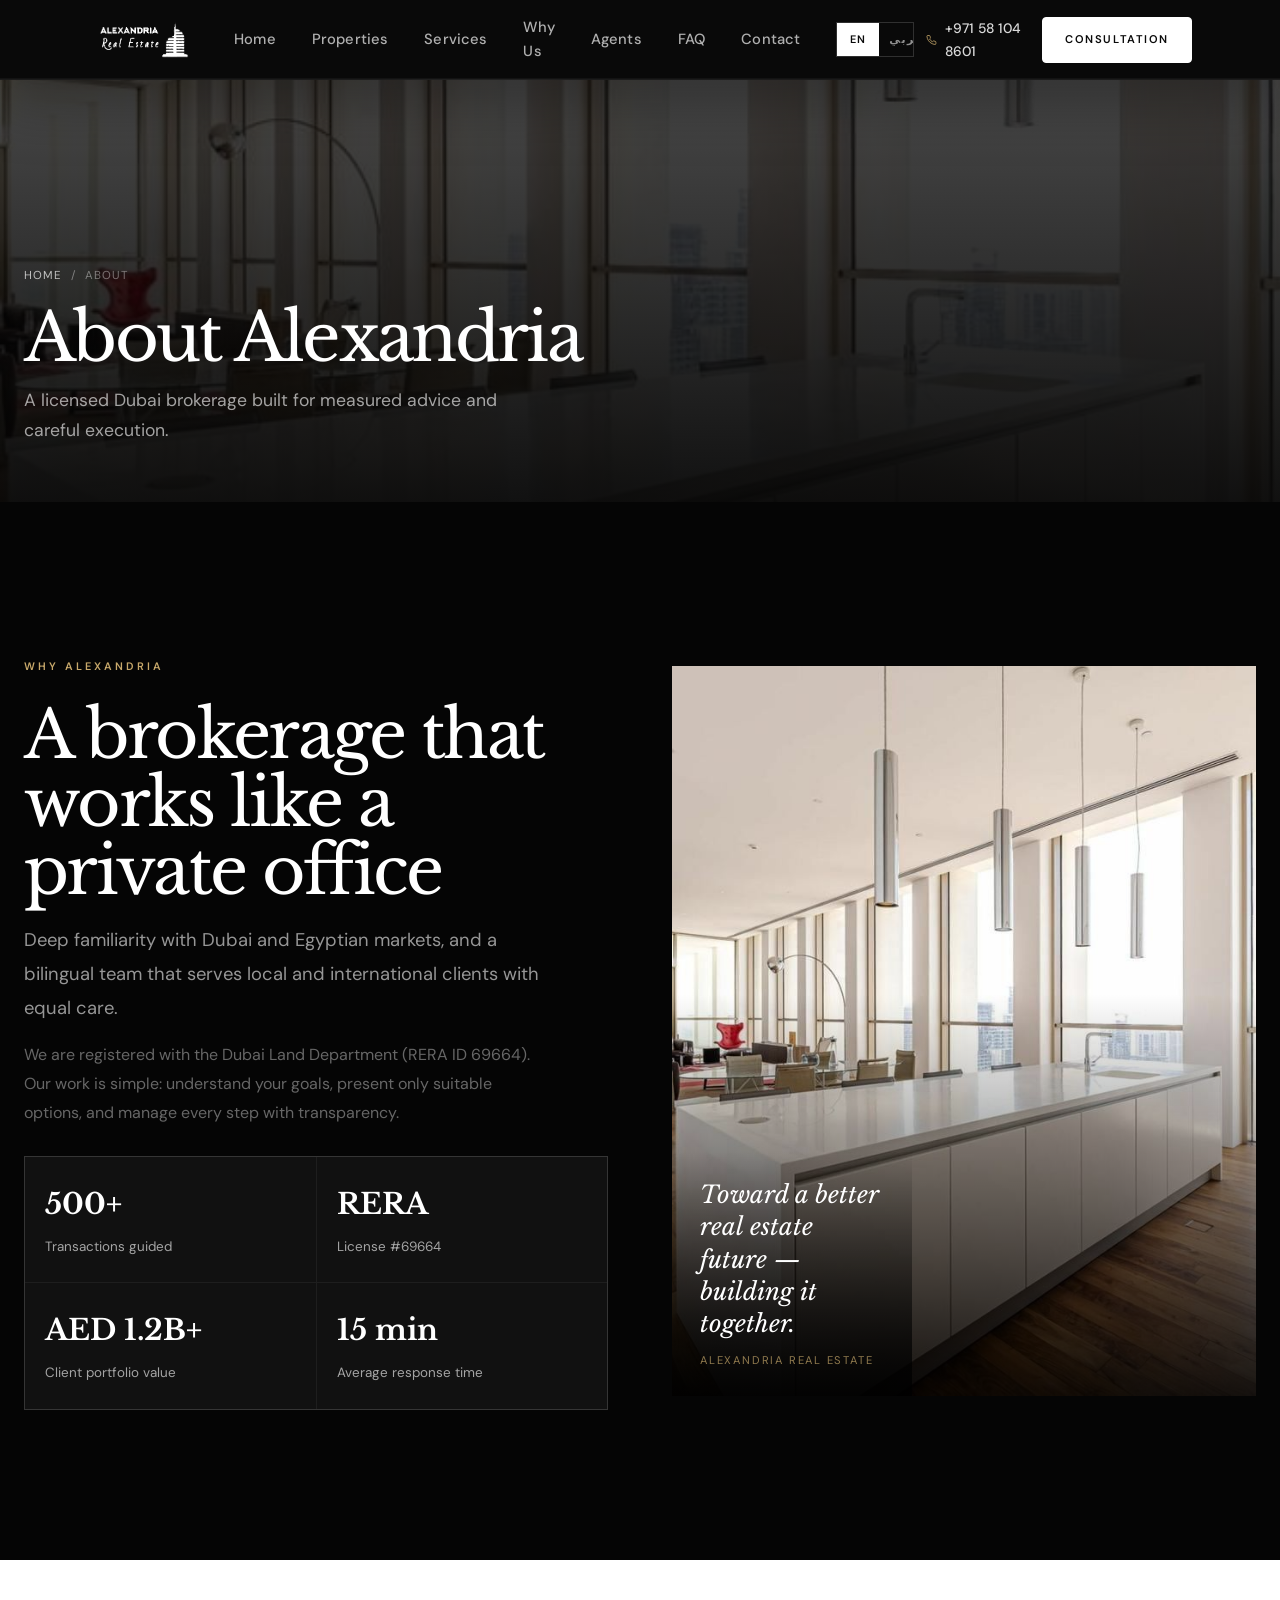
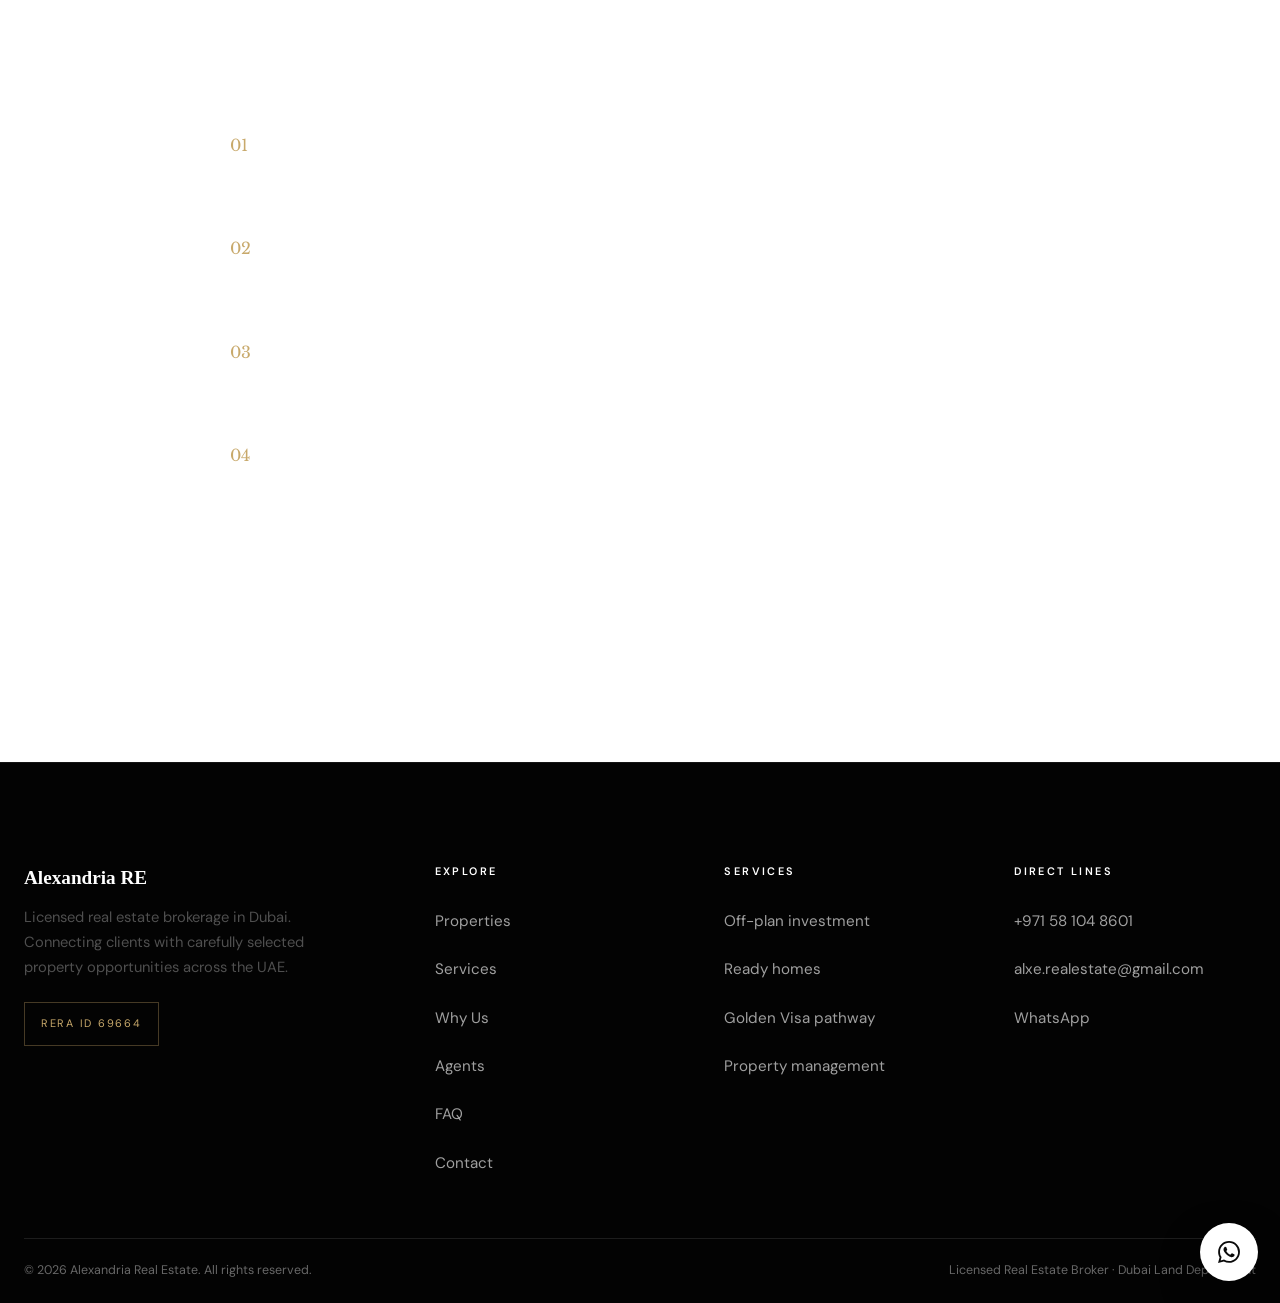
<file: about.html>
<!DOCTYPE html>
<html lang="en" dir="ltr">
<head>
<meta charset="UTF-8" />
<meta name="viewport" content="width=device-width, initial-scale=1, viewport-fit=cover" />
<title>About | Alexandria Real Estate</title>
<meta name="description" content="About Alexandria Real Estate." />
<link rel="preconnect" href="https://fonts.googleapis.com" />
<link rel="preconnect" href="https://fonts.gstatic.com" crossorigin />
<link href="https://fonts.googleapis.com/css2?family=DM+Sans:wght@400;500;600&family=Libre+Baskerville:ital,wght@0,400;1,400&family=Noto+Sans+Arabic:wght@400;500;600&display=swap" rel="stylesheet" />
<link rel="stylesheet" href="css/styles.css" />
<link rel="stylesheet" href="css/ui-enhancements.css" />
<style>
/* Alexandria RE — Luxury Presence inspired dark luxury system */

:root {
  --bg: #0a0a0a;
  --bg-2: #111111;
  --bg-elev: #1a1a1a;
  --line: rgba(255,255,255,0.10);
  --line-2: rgba(255,255,255,0.16);
  --text: #ffffff;
  --muted: rgba(255,255,255,0.62);
  --faint: rgba(255,255,255,0.40);
  --gold: #c4a265;
  --gold-2: #d4b57a;
  --font: "DM Sans", system-ui, -apple-system, sans-serif;
  --serif: "Libre Baskerville", Georgia, serif;
  --ar: "Noto Sans Arabic", "DM Sans", sans-serif;
  --max: 1280px;
  --header: 84px;
  --ease: cubic-bezier(.22,1,.36,1);
}

*,*::before,*::after{box-sizing:border-box;margin:0;padding:0}
html{scroll-behavior:smooth;scroll-padding-top:calc(var(--header) + 12px);overflow-x:hidden;-webkit-text-size-adjust:100%}
body{
  font-family:var(--font);
  background:var(--bg);
  color:var(--text);
  line-height:1.6;
  font-size:16px;
  overflow-x:hidden;
  -webkit-font-smoothing:antialiased;
}
body.lang-ar{font-family:var(--ar);direction:rtl}
img{max-width:100%;display:block;height:auto}
a{color:inherit;text-decoration:none}
button,input,select,textarea{font:inherit;color:inherit;background:none;border:none;outline:none}
button{cursor:pointer}
ul{list-style:none}
::selection{background:rgba(196,162,101,.28)}

.container{width:min(100% - 48px, var(--max));margin-inline:auto}
.section{padding:120px 0}
.eyebrow{
  display:inline-block;
  font-size:.72rem;
  letter-spacing:.2em;
  text-transform:uppercase;
  color:var(--gold);
  font-weight:600;
  margin-bottom:18px;
}
h1,h2,h3{font-family:var(--serif);font-weight:400;letter-spacing:-.03em;line-height:1.08}
.section-title{font-size:clamp(2.1rem,4.2vw,3.4rem);max-width:16ch;margin:0 0 18px;color:#fff}
.section-lead{color:var(--muted);font-size:1.08rem;line-height:1.75;max-width:40ch}
.section-head{display:flex;justify-content:space-between;align-items:end;gap:28px;margin-bottom:56px}
.section-head .section-lead{margin:0}
.text-center{text-align:center}
.text-center .section-title,.text-center .section-lead{margin-inline:auto}
.reveal{opacity:1!important;transform:none!important}

.btn{
  display:inline-flex;align-items:center;justify-content:center;gap:10px;
  min-height:52px;padding:0 28px;
  font-size:.78rem;font-weight:600;letter-spacing:.12em;text-transform:uppercase;
  border:1px solid transparent;transition:.25s var(--ease);white-space:nowrap;
}
.btn-light,.btn-dark{background:#fff;color:#0a0a0a;border-color:#fff}
.btn-light:hover,.btn-dark:hover{background:transparent;color:#fff;border-color:#fff}
.btn-line{background:transparent;color:#fff;border-color:rgba(255,255,255,.35)}
.btn-line:hover{border-color:#fff;background:rgba(255,255,255,.06)}
.btn-gold{background:var(--gold);color:#0a0a0a;border-color:var(--gold)}
.btn-gold:hover{background:var(--gold-2);border-color:var(--gold-2)}
.btn-block{width:100%}
.btn-sm{min-height:42px;padding:0 18px;font-size:.72rem}
.btn-primary-hero{background:#fff;color:#0a0a0a;border:1px solid #fff;min-height:52px;padding:0 24px;display:inline-flex;align-items:center;justify-content:center;letter-spacing:.1em;text-transform:uppercase;font-size:.74rem;font-weight:600}
.btn-primary-hero:hover{background:transparent;color:#fff}
.btn-secondary-hero{background:transparent;border:1px solid rgba(255,255,255,.5);color:#fff;min-height:52px;padding:0 24px;display:inline-flex;align-items:center;justify-content:center;letter-spacing:.1em;text-transform:uppercase;font-size:.74rem;font-weight:600}
.btn-secondary-hero:hover{background:#fff;color:#111}

/* Header */
.site-header{
  position:fixed;inset:0 0 auto 0;z-index:200;height:var(--header);
  background:transparent;transition:background .3s,border-color .3s,backdrop-filter .3s;
  border-bottom:1px solid transparent;
}
.site-header.scrolled,.site-header.is-deep{
  background:rgba(10,10,10,.82);backdrop-filter:blur(18px);-webkit-backdrop-filter:blur(18px);
  border-bottom-color:var(--line);
}
.header-inner{height:100%;display:flex;align-items:center;justify-content:space-between;gap:20px}
.logo{display:flex;align-items:center;z-index:2}
.logo img{height:42px!important;width:auto!important;object-fit:contain;filter:brightness(0) invert(1)!important}
.nav{display:flex;align-items:center;gap:4px}
.nav a{padding:8px 14px;font-size:.88rem;font-weight:500;color:rgba(255,255,255,.72);transition:color .2s}
.nav a:hover,.nav a.active{color:#fff}
.header-actions{display:flex;align-items:center;gap:12px;z-index:2}
.lang-toggle{display:inline-flex;border:1px solid var(--line-2);overflow:hidden}
.lang-toggle button{min-width:42px;padding:8px 10px;font-size:.68rem;letter-spacing:.12em;font-weight:600;color:rgba(255,255,255,.55);cursor:pointer;background:transparent;border:0}
.lang-toggle button.active{background:#fff;color:#0a0a0a}
.header-phone{display:none;align-items:center;gap:8px;color:rgba(255,255,255,.85);font-size:.86rem;font-weight:500;font-variant-numeric:tabular-nums}
.header-phone svg{width:14px;height:14px;color:var(--gold)}
.header-cta{display:none;min-height:42px!important;padding:0 18px!important;background:#fff!important;color:#0a0a0a!important;border:1px solid #fff!important;font-size:.7rem!important;letter-spacing:.12em!important}
.header-cta:hover{background:transparent!important;color:#fff!important}
.menu-toggle{display:none;width:44px;height:44px;border:1px solid var(--line-2);background:transparent;flex-direction:column;align-items:center;justify-content:center;gap:5px;position:relative;z-index:260;cursor:pointer}
.menu-toggle span{display:block;width:16px;height:1.5px;background:#fff;transition:.25s}
.menu-toggle.open span:nth-child(1){transform:translateY(6.5px) rotate(45deg)}
.menu-toggle.open span:nth-child(2){opacity:0}
.menu-toggle.open span:nth-child(3){transform:translateY(-6.5px) rotate(-45deg)}
.mobile-nav{position:fixed;inset:0;z-index:250;display:none;flex-direction:column;justify-content:center;align-items:center;gap:8px;background:#0a0a0a;padding:100px 28px 48px;overflow-y:auto}
.mobile-nav.open{display:flex}
.mobile-nav a{font-family:var(--serif);font-size:clamp(1.5rem,5vw,2rem);padding:10px 16px;color:rgba(255,255,255,.88)}
.mobile-nav a:hover,.mobile-nav a.active{color:var(--gold)}
.mobile-nav .lang-toggle{margin-bottom:24px;border-color:var(--line-2)}
.mobile-nav .lang-toggle button{color:rgba(255,255,255,.55)}
.mobile-nav .lang-toggle button.active{background:#fff;color:#0a0a0a}
.mobile-nav-cta{margin-top:22px!important;background:#fff!important;color:#0a0a0a!important;border-color:#fff!important;min-height:48px;padding:0 24px;display:inline-flex!important;align-items:center;justify-content:center}
.mobile-nav-phone{margin-top:14px;color:rgba(255,255,255,.55);font-size:.95rem}
body.nav-open{overflow:hidden!important}
@media(min-width:1100px){.header-phone{display:inline-flex}.header-cta{display:inline-flex}}
@media(max-width:1099px){.nav{display:none!important}.menu-toggle{display:flex!important}.header-cta,.header-phone{display:none!important}:root{--header:72px}.site-header{height:var(--header)}}

/* Hero */
.hero{position:relative;min-height:100vh;min-height:100dvh;display:flex;align-items:center;background:#050505;overflow:hidden;padding:0}
.hero-bg{position:absolute;inset:0;z-index:0}
.hero-bg-slide{position:absolute;inset:0;opacity:0;transition:opacity 1.15s ease;z-index:0}
.hero-bg-slide.is-active{opacity:1;z-index:1}
.hero-bg-slide img{width:100%;height:100%;object-fit:cover;object-position:center 28%;transform:scale(1.08);transition:transform 7s ease-out;filter:contrast(1.05) saturate(1.04) brightness(.88)}
.hero-bg-slide.is-active img{transform:scale(1)}
.hero-bg-overlay{position:absolute;inset:0;z-index:2;pointer-events:none;background:linear-gradient(180deg,rgba(5,5,5,.55) 0%,rgba(5,5,5,.25) 40%,rgba(5,5,5,.78) 100%),linear-gradient(90deg,rgba(5,5,5,.55) 0%,transparent 50%,rgba(5,5,5,.35) 100%)}
.hero-shell{position:relative;z-index:3;width:min(100% - 48px,var(--max));margin:0 auto;display:grid;grid-template-columns:1.2fr .8fr;gap:48px;align-items:end;min-height:100vh;min-height:100dvh;padding:calc(var(--header) + 40px) 0 56px}
.hero-copy{color:#fff;max-width:720px;padding-bottom:12px}
.hero-kicker{display:inline-flex;align-items:center;gap:10px;margin-bottom:24px;color:var(--gold);font-size:.72rem;letter-spacing:.2em;text-transform:uppercase;font-weight:600}
.hero h1{font-size:clamp(2.8rem,6.5vw,5.4rem);line-height:.96;letter-spacing:-.04em;margin:0 0 22px;max-width:13ch;color:#fff}
.hero-lead{font-size:clamp(1.02rem,1.5vw,1.18rem);line-height:1.7;color:rgba(255,255,255,.72);max-width:34ch;margin:0 0 32px}
.hero-actions{display:flex;flex-wrap:wrap;gap:12px}
.hero-proof,.hero-meta,.hero-feature-board,.hero-hot,.hero-frame,.hero-captions{display:none!important}
.hero-panel{display:flex;justify-content:flex-end;align-items:flex-end}
.hero-form{width:min(100%,400px);background:rgba(255,255,255,.97);color:#0a0a0a;padding:32px 28px 28px;box-shadow:0 30px 80px rgba(0,0,0,.4)}
.hero-form-top{display:flex;justify-content:space-between;align-items:center;margin-bottom:12px}
.hero-form-label{font-size:.66rem;letter-spacing:.16em;text-transform:uppercase;color:#8a7040;font-weight:700}
.hero-form-response{font-size:.72rem;color:#1f8f5f;font-weight:600}
.hero-form h2{font-family:var(--serif);font-size:1.7rem;line-height:1.15;margin:0 0 8px;color:#0a0a0a;font-weight:400}
.hero-form>p{margin:0 0 20px;color:#666;font-size:.92rem;line-height:1.55}
.hero-form .field{margin-bottom:12px}
.hero-form .field label{display:block;font-size:.64rem;letter-spacing:.12em;text-transform:uppercase;color:#777;margin-bottom:6px;font-weight:600}
.hero-form .field input,.hero-form .field select{width:100%;min-height:48px;border:1px solid #ddd;background:#f7f7f7;padding:0 12px;font-size:16px;color:#0a0a0a}
.hero-form .field input:focus,.hero-form .field select:focus{outline:none;border-color:#0a0a0a;background:#fff;box-shadow:0 0 0 1px #0a0a0a}
.hero-form .field-row{display:grid;grid-template-columns:1fr 1fr;gap:10px}
.hero-form .field select{appearance:none;background-image:url("data:image/svg+xml,%3Csvg xmlns='http://www.w3.org/2000/svg' width='12' height='8' fill='none'%3E%3Cpath d='M1 1.5l5 5 5-5' stroke='%23737373' stroke-width='1.4' stroke-linecap='round'/%3E%3C/svg%3E");background-repeat:no-repeat;background-position:right 12px center;padding-right:34px;background-color:#f7f7f7}
.btn-submit-hero{width:100%;min-height:52px;margin-top:6px;background:#0a0a0a;color:#fff;border:1px solid #0a0a0a;letter-spacing:.12em;text-transform:uppercase;font-size:.74rem;font-weight:600;cursor:pointer;display:inline-flex;align-items:center;justify-content:center}
.btn-submit-hero:hover{background:#000}
.hero-form .form-note{margin-top:12px;text-align:center;font-size:.72rem;color:#999}
.form-success{display:none;text-align:center;padding:18px 8px}
.form-success.show{display:block}
.form-success h3{font-family:var(--serif);font-size:1.5rem;margin-bottom:8px;color:#0a0a0a;font-weight:400}
.form-success p{color:#666;margin-bottom:14px}

.hero-bg-ui{position:absolute;left:0;right:0;bottom:0;z-index:4;padding:0 0 28px;pointer-events:none}
.hero-bg-ui-inner{width:min(100% - 48px,var(--max));margin:0 auto;display:flex;align-items:center;justify-content:space-between;gap:16px;pointer-events:auto}
.hero-bg-caption{color:#fff;max-width:420px}
.hero-bg-caption .tag{display:inline-block;font-size:.62rem;letter-spacing:.14em;text-transform:uppercase;color:var(--gold);border:1px solid rgba(196,162,101,.4);padding:4px 8px;margin-bottom:8px;font-weight:600}
.hero-bg-caption strong{display:block;font-size:1.05rem;font-weight:500;margin-bottom:2px}
.hero-bg-caption span{display:block;font-size:.82rem;color:rgba(255,255,255,.55);margin-bottom:4px}
.hero-bg-caption em{font-style:normal;font-family:var(--serif);color:var(--gold-2);font-size:1.05rem}
.hero-bg-controls{display:inline-flex;align-items:center;gap:8px}
.hero-bg-btn{width:40px;height:40px;border:1px solid rgba(255,255,255,.25);background:rgba(0,0,0,.35);color:#fff;display:inline-flex;align-items:center;justify-content:center;cursor:pointer;backdrop-filter:blur(8px)}
.hero-bg-btn:hover{border-color:var(--gold);color:var(--gold)}
.hero-bg-dots{display:inline-flex;gap:7px;margin-inline:8px}
.hero-bg-dot{width:7px;height:7px;border-radius:50%;border:0;padding:0;background:rgba(255,255,255,.3);cursor:pointer}
.hero-bg-dot.is-active{background:var(--gold);transform:scale(1.2)}
.hero-bg-progress{position:absolute;left:0;right:0;bottom:0;height:2px;background:rgba(255,255,255,.08);z-index:5}
.hero-bg-progress span{display:block;height:100%;width:0;background:var(--gold)}
.hero-bg-progress span.is-running{animation:heroProg linear forwards}
@keyframes heroProg{from{width:0}to{width:100%}}
.hero-hot,.hero-frame,.hero-feature-board,.hero-proof,.hero-meta{display:none!important}

.logo-marquee{background:var(--bg);border-block:1px solid var(--line);padding:28px 0;overflow:hidden}
.logo-marquee-label{text-align:center;font-size:.68rem;letter-spacing:.2em;text-transform:uppercase;color:var(--faint);margin-bottom:18px;font-weight:600}
.logo-track{display:flex;gap:48px;width:max-content;animation:marquee 40s linear infinite;align-items:center}
.logo-track span{font-family:var(--serif);font-size:1.15rem;color:rgba(255,255,255,.35);letter-spacing:.04em;white-space:nowrap}
@keyframes marquee{from{transform:translateX(0)}to{transform:translateX(-50%)}}

.trust{background:var(--bg-2);border-bottom:1px solid var(--line)}
.trust-grid{display:grid;grid-template-columns:repeat(4,1fr)}
.trust-item{padding:32px 24px;border-right:1px solid var(--line)}
.trust-item:last-child{border:0}
.trust-item strong{display:block;font-size:.95rem;font-weight:500;margin-bottom:6px;color:#fff}
.trust-item span{font-size:.84rem;color:var(--muted);line-height:1.45}

.properties{background:var(--bg)}
.filters{display:flex;flex-wrap:wrap;gap:8px;margin-bottom:32px}
.filter-btn{min-height:42px;padding:0 18px;font-size:.72rem;letter-spacing:.12em;text-transform:uppercase;color:var(--muted);border:1px solid var(--line-2);background:transparent;transition:.2s}
.filter-btn:hover,.filter-btn.active{color:#0a0a0a;background:#fff;border-color:#fff}
.prop-grid{display:grid;grid-template-columns:repeat(3,minmax(0,1fr));gap:20px;align-items:stretch}
.prop-card{display:flex;flex-direction:column;height:100%;background:var(--bg-2);border:1px solid var(--line);overflow:hidden;min-width:0;transition:transform .35s var(--ease),border-color .35s}
.prop-card:hover{transform:translateY(-4px);border-color:var(--line-2)}
.prop-media{position:relative;aspect-ratio:4/3;min-height:200px;overflow:hidden;background:#111;flex-shrink:0}
.prop-media img{width:100%;height:100%;object-fit:cover;transition:transform .8s var(--ease)}
.prop-card:hover .prop-media img{transform:scale(1.04)}
.prop-media-shade{position:absolute;inset:0;background:linear-gradient(to top,rgba(0,0,0,.5),transparent 50%);pointer-events:none}
.prop-media-label{position:absolute;left:16px;bottom:14px;z-index:2;color:#fff;font-family:var(--serif);font-style:italic;font-size:1rem}
.prop-tags{position:absolute;top:14px;left:14px;z-index:2;display:flex;gap:6px}
.tag{padding:6px 10px;font-size:.62rem;letter-spacing:.12em;text-transform:uppercase;background:#fff;color:#0a0a0a;font-weight:600}
.prop-body{display:flex;flex-direction:column;flex:1;padding:20px 18px 18px}
.prop-price{font-family:var(--serif);font-size:1.4rem;margin:0 0 8px;letter-spacing:-.02em;color:#fff}
.prop-price small{font-family:var(--font);font-size:.72rem;color:var(--faint);margin-inline-start:6px}
.prop-title{font-size:1.05rem;font-weight:500;margin:0 0 6px;line-height:1.35;min-height:2.6em;color:#fff}
.prop-loc{font-size:.88rem;color:var(--muted);margin:0 0 12px;min-height:1.35em}
.prop-specs{display:flex;flex-wrap:wrap;padding:12px 0;border-top:1px solid var(--line);margin:0 0 14px;font-size:.8rem;color:var(--faint)}
.prop-specs span:not(:last-child)::after{content:"·";margin:0 10px;color:var(--line-2)}
.prop-actions{display:grid;grid-template-columns:1fr 1fr;gap:8px;margin-top:auto;width:100%}
.prop-actions .btn{width:100%;min-height:44px}
.prop-actions .btn-dark{background:#fff;color:#0a0a0a;border-color:#fff}
.prop-actions .btn-dark:hover{background:transparent;color:#fff;border-color:#fff}
.prop-actions .btn-line{border-color:var(--line-2);color:#fff}
.prop-actions .btn-line:hover{border-color:#fff}

.services{background:var(--bg-2)}
.svc-grid{display:grid;grid-template-columns:repeat(3,minmax(0,1fr));gap:16px}
.svc-card{background:var(--bg);border:1px solid var(--line);padding:36px 28px;min-height:240px;transition:border-color .25s,transform .25s}
.svc-card:hover{border-color:var(--line-2);transform:translateY(-3px)}
.svc-num{font-family:var(--serif);color:var(--gold);font-size:.9rem;letter-spacing:.12em;margin-bottom:22px}
.svc-card h3{font-size:1.4rem;margin:0 0 12px;color:#fff}
.svc-card p{color:var(--muted);font-size:.95rem;line-height:1.75}
.svc-detail{display:grid;grid-template-columns:1fr 1fr;gap:48px;align-items:center;padding:56px 0;border-bottom:1px solid var(--line)}
.svc-detail:last-child{border-bottom:0}
.svc-detail:nth-child(even) .svc-detail-media{order:2}
.svc-detail:nth-child(even)>div:last-child{order:1}
.svc-detail-media{aspect-ratio:4/3;min-height:240px;overflow:hidden;background:#111}
.svc-detail-media img{width:100%;height:100%;object-fit:cover}
.svc-detail h2{font-size:clamp(1.6rem,2.5vw,2.2rem);margin:0 0 14px;max-width:14ch;color:#fff}
.svc-detail p{color:var(--muted);line-height:1.8;margin:0 0 12px;max-width:42ch}
.svc-detail .btn{margin-top:8px}

.story-grid{display:grid;grid-template-columns:1fr 1fr;gap:64px;align-items:center}
.story-stats{display:grid;grid-template-columns:1fr 1fr;gap:1px;background:var(--line);border:1px solid var(--line);margin-top:28px}
.story-stat{background:var(--bg-2);padding:24px 20px}
.story-stat strong{display:block;font-family:var(--serif);font-size:1.8rem;margin-bottom:6px;color:#fff}
.story-stat span{font-size:.84rem;color:var(--muted)}
.about-visual{position:relative;aspect-ratio:4/5;min-height:360px;overflow:hidden;background:#111;display:flex;align-items:flex-end}
.about-visual img{position:absolute;inset:0;width:100%;height:100%;object-fit:cover}
.about-visual::before{content:"";position:absolute;inset:0;z-index:1;background:linear-gradient(to top,rgba(0,0,0,.88),transparent 55%)}
.about-visual blockquote{position:relative;z-index:2;padding:32px;font-family:var(--serif);font-style:italic;font-size:1.5rem;line-height:1.35;color:#fff;max-width:15ch}
.about-visual cite{display:block;margin-top:14px;font-family:var(--font);font-style:normal;font-size:.7rem;letter-spacing:.16em;text-transform:uppercase;color:var(--gold)}
.about-list,.about-list-wrap{max-width:820px;margin:0 auto}
.about-item{display:grid;grid-template-columns:48px 1fr;gap:14px;padding:22px 0;border-top:1px solid var(--line)}
.about-item .idx{font-family:var(--serif);color:var(--gold);font-size:1rem}
.about-item h4{font-family:var(--font);font-size:1.05rem;font-weight:600;margin:0 0 6px;color:#fff}
.about-item p{color:var(--muted);font-size:.94rem;line-height:1.7}
.about-actions{display:flex;flex-wrap:wrap;gap:10px;margin-top:36px}

.agent-grid{display:grid;grid-template-columns:repeat(3,minmax(0,1fr));gap:20px}
.agent-card{display:flex;flex-direction:column;height:100%;background:var(--bg-2);border:1px solid var(--line);overflow:hidden}
.agent-photo{aspect-ratio:4/5;min-height:240px;overflow:hidden;background:#111}
.agent-photo img{width:100%;height:100%;object-fit:cover}
.agent-body{display:flex;flex-direction:column;flex:1;padding:22px 20px 20px}
.agent-body h3{font-family:var(--font);font-size:1.15rem;font-weight:600;margin:0 0 4px;color:#fff}
.agent-role{font-size:.78rem;color:var(--gold);letter-spacing:.08em;text-transform:uppercase;margin-bottom:12px;font-weight:600}
.agent-body p{color:var(--muted);font-size:.92rem;line-height:1.7;margin:0 0 16px}
.agent-body .btn{margin-top:auto;align-self:flex-start}

.faq-grid{display:grid;grid-template-columns:.85fr 1.15fr;gap:56px;align-items:start}
.faq-list{border-top:1px solid var(--line)}
.faq-item{border-bottom:1px solid var(--line)}
.faq-q{width:100%;display:flex;justify-content:space-between;align-items:center;gap:16px;padding:20px 0;text-align:start;font-size:1.02rem;font-weight:500;color:#fff;background:none;border:0}
.faq-q .ico{width:28px;height:28px;position:relative;border:1px solid var(--line-2);flex-shrink:0}
.faq-q .ico::before,.faq-q .ico::after{content:"";position:absolute;background:#fff;top:50%;left:50%;transform:translate(-50%,-50%)}
.faq-q .ico::before{width:10px;height:1px}
.faq-q .ico::after{width:1px;height:10px}
.faq-item.open .faq-q .ico{background:#fff}
.faq-item.open .faq-q .ico::before,.faq-item.open .faq-q .ico::after{background:#0a0a0a}
.faq-item.open .faq-q .ico::after{transform:translate(-50%,-50%) scaleY(0)}
.faq-a{max-height:0;overflow:hidden;transition:max-height .35s var(--ease)}
.faq-item.open .faq-a{max-height:260px}
.faq-a p{padding:0 0 18px;color:var(--muted);font-size:.95rem;line-height:1.75}

.contact-grid{display:grid;grid-template-columns:.9fr 1.1fr;gap:48px;align-items:start}
.contact-form-box{background:var(--bg-2);border:1px solid var(--line);padding:36px 32px}
.contact-form-box h3{font-size:1.6rem;margin:0 0 8px;color:#fff}
.contact-form-box>p{color:var(--muted);margin:0 0 24px}
.contact-info h3{font-size:1.8rem;margin:0 0 12px;color:#fff}
.contact-info>p{color:var(--muted);margin:0 0 28px;max-width:34ch}
.detail{padding:16px 0;border-top:1px solid var(--line);display:grid;gap:4px}
.detail:last-of-type{border-bottom:1px solid var(--line)}
.detail strong{font-size:.66rem;letter-spacing:.16em;text-transform:uppercase;color:var(--faint);font-weight:600}
.detail a,.detail span{font-size:1.05rem;font-weight:500;color:#fff}
.detail a:hover{color:var(--gold)}
.map-panel{min-height:220px;margin-top:20px;background:var(--bg-elev);border:1px solid var(--line);display:flex;align-items:flex-end;padding:24px;position:relative;overflow:hidden}
.map-panel::before{content:"";position:absolute;inset:0;background:radial-gradient(circle at 30% 40%,rgba(196,162,101,.12),transparent 50%)}
.map-panel>div{position:relative;z-index:1}
.map-panel strong{display:block;font-family:var(--serif);font-size:1.2rem;margin-bottom:4px;color:#fff}
.map-panel span{color:var(--muted);font-size:.9rem}
.field{margin-bottom:12px}
.field label{display:block;font-size:.66rem;letter-spacing:.12em;text-transform:uppercase;color:var(--faint);margin-bottom:6px;font-weight:600}
.field input,.field select,.field textarea{width:100%;min-height:48px;padding:0 12px;border:1px solid var(--line-2);background:var(--bg);color:#fff;font-size:16px}
.field textarea{padding:12px;min-height:110px;resize:vertical}
.field input:focus,.field select:focus,.field textarea:focus{border-color:#fff;box-shadow:0 0 0 1px #fff;outline:none}
.field-row{display:grid;grid-template-columns:1fr 1fr;gap:12px}
.form-light .field input,.form-light .field select,.form-light .field textarea{background:var(--bg);color:#fff;border-color:var(--line-2)}
.socials{display:flex;gap:10px;margin-top:24px}
.socials a{width:42px;height:42px;border:1px solid var(--line-2);display:grid;place-items:center;color:var(--muted)}
.socials a:hover{border-color:#fff;color:#fff}

.cta-band{position:relative;padding:120px 0;text-align:center;background:var(--bg-2);border-block:1px solid var(--line);overflow:hidden}
.cta-band-photo{position:absolute;inset:0;z-index:0}
.cta-band-photo img{width:100%;height:100%;object-fit:cover;opacity:.28}
.cta-band-photo::after{content:"";position:absolute;inset:0;background:linear-gradient(180deg,rgba(10,10,10,.7),rgba(10,10,10,.92))}
.cta-band .container{position:relative;z-index:1}
.cta-band h2{font-size:clamp(2.1rem,4vw,3.3rem);max-width:16ch;margin:0 auto 16px;color:#fff}
.cta-band p{color:var(--muted);max-width:40ch;margin:0 auto 32px;font-size:1.08rem}
.cta-actions{display:flex;flex-wrap:wrap;gap:12px;justify-content:center}

.page-hero{position:relative;min-height:clamp(260px,40vh,440px);display:flex;align-items:flex-end;padding:calc(var(--header) + 48px) 0 48px;background:#050505;color:#fff;overflow:hidden}
.page-hero-photo{position:absolute;inset:0;z-index:0}
.page-hero-photo img{width:100%;height:100%;object-fit:cover;opacity:.45}
.page-hero-photo::after{content:"";position:absolute;inset:0;background:linear-gradient(180deg,rgba(5,5,5,.55),rgba(5,5,5,.88))}
.page-hero .container{position:relative;z-index:1}
.page-hero h1{font-size:clamp(2.1rem,4.5vw,3.4rem);max-width:14ch;margin:0 0 12px;color:#fff}
.page-hero p{color:var(--muted);max-width:42ch;font-size:1.05rem;line-height:1.7;margin:0}
.breadcrumb{display:flex;flex-wrap:wrap;gap:8px;align-items:center;font-size:.72rem;letter-spacing:.1em;text-transform:uppercase;color:var(--faint);margin-bottom:16px}
.breadcrumb a{color:rgba(255,255,255,.7)}
.breadcrumb a:hover{color:#fff}

.site-footer{background:#050505;color:var(--muted);padding:80px 0 0;border-top:1px solid var(--line)}
.footer-grid{display:grid;grid-template-columns:1.5fr 1fr 1fr 1fr;gap:40px;padding-bottom:48px;border-bottom:1px solid var(--line)}
.footer-brand p{margin-top:14px;max-width:32ch;line-height:1.7;font-size:.92rem}
.rera{display:inline-block;margin-top:16px;font-size:.68rem;letter-spacing:.14em;text-transform:uppercase;color:var(--gold);border:1px solid rgba(196,162,101,.35);padding:10px 14px}
.footer-col h4{font-family:var(--font);font-size:.68rem;letter-spacing:.18em;text-transform:uppercase;color:#fff;font-weight:600;margin:0 0 18px}
.footer-col ul{display:flex;flex-direction:column;gap:10px}
.footer-col a{font-size:.92rem;color:var(--muted)}
.footer-col a:hover{color:#fff}
.footer-bottom{display:flex;flex-wrap:wrap;justify-content:space-between;gap:10px;padding:22px 0;font-size:.78rem;color:var(--faint)}

.float-wa{position:fixed;right:22px;bottom:22px;z-index:80;width:54px;height:54px;border-radius:50%;background:#fff;color:#0a0a0a;display:grid;place-items:center;box-shadow:0 12px 36px rgba(0,0,0,.35)}
body.lang-ar .float-wa{right:auto;left:22px}
.float-wa:hover{transform:translateY(-2px)}
.sticky-cta{display:none!important}

.modal-overlay{position:fixed;inset:0;background:rgba(0,0,0,.7);backdrop-filter:blur(6px);z-index:300;display:none;align-items:center;justify-content:center;padding:20px}
.modal-overlay.open{display:flex}
.modal{position:relative;width:min(100%,440px);background:#111;border:1px solid var(--line);padding:36px 28px;color:#fff}
.modal-close{position:absolute;top:12px;right:12px;width:36px;height:36px;display:grid;place-items:center;color:var(--muted);border:1px solid var(--line)}
.modal h3{font-size:1.6rem;margin:0 0 10px}
.modal>p{color:var(--muted);margin:0 0 20px}

.devs{background:var(--bg);border-block:1px solid var(--line);overflow:hidden;padding:36px 0}
.dev-row{display:flex;width:max-content;animation:marquee 45s linear infinite}
.dev-item{min-width:170px;padding:12px 36px;font-family:var(--serif);font-size:1.15rem;color:rgba(255,255,255,.3);text-align:center}
.calc{background:var(--bg-2);border-block:1px solid var(--line)}
.calc-grid{display:grid;grid-template-columns:1fr 1.1fr;gap:48px}
.calc-panel{background:var(--bg);border:1px solid var(--line);padding:32px}
.calc-field{margin-bottom:20px}
.calc-field label{display:flex;justify-content:space-between;color:var(--muted);font-size:.88rem;margin-bottom:10px}
.calc-field label strong{color:#fff;font-family:var(--serif);font-weight:400}
.calc-field input[type=range]{width:100%;height:2px;appearance:none;background:var(--line-2);cursor:pointer}
.calc-field input[type=range]::-webkit-slider-thumb{appearance:none;width:16px;height:16px;border-radius:50%;background:#fff}
.calc-results{display:grid;grid-template-columns:1fr 1fr;gap:10px;margin:8px 0 20px}
.calc-result{background:var(--bg-2);border:1px solid var(--line);padding:16px}
.calc-result span{display:block;font-size:.66rem;letter-spacing:.1em;text-transform:uppercase;color:var(--faint);margin-bottom:6px}
.calc-result strong{font-family:var(--serif);font-size:1.3rem;color:#fff;font-weight:400}
.quotes{background:var(--bg)}
.quote-grid{display:grid;grid-template-columns:repeat(3,1fr);gap:16px}
.quote-card{background:var(--bg-2);border:1px solid var(--line);padding:32px 26px;min-height:260px;display:flex;flex-direction:column}
.quote-card blockquote{font-family:var(--serif);font-size:1.05rem;line-height:1.7;color:rgba(255,255,255,.8);flex:1;margin:0 0 24px}
.quote-author{padding-top:16px;border-top:1px solid var(--line)}
.quote-author strong{display:block;color:#fff;margin-bottom:2px}
.quote-author span{font-size:.8rem;color:var(--faint)}
.process{background:var(--bg);border-block:1px solid var(--line)}
.process-grid{display:grid;grid-template-columns:repeat(4,1fr);gap:24px;margin-top:48px}
.process-step{padding-right:16px;border-right:1px solid var(--line)}
.process-step:last-child{border:0}
.process-step .num{display:block;font-family:var(--serif);font-size:2.8rem;color:rgba(255,255,255,.12);margin-bottom:16px;line-height:1}
.process-step:hover .num{color:var(--gold)}
.process-step h3{font-family:var(--font);font-size:1.05rem;font-weight:600;margin:0 0 10px;color:#fff}
.process-step p{font-size:.9rem;color:var(--muted);line-height:1.7;max-width:26ch}

@media(max-width:1100px){
  .hero-shell{grid-template-columns:1fr;align-items:center;min-height:auto;padding:calc(var(--header) + 28px) 0 32px;gap:28px}
  .hero-panel{justify-content:center}
  .hero-form{width:100%;max-width:520px}
  .hero h1{max-width:14ch;font-size:clamp(2.5rem,8vw,3.6rem)}
  .hero-bg-ui-inner{flex-direction:column;align-items:flex-start}
  .prop-grid,.svc-grid,.quote-grid{grid-template-columns:repeat(2,minmax(0,1fr))!important}
  .process-grid{grid-template-columns:1fr 1fr!important;gap:28px!important}
  .process-step{border:0!important;padding:0!important}
  .trust-grid{grid-template-columns:1fr 1fr!important}
  .story-grid,.faq-grid,.contact-grid,.calc-grid,.svc-detail{grid-template-columns:1fr!important;gap:28px!important}
  .svc-detail:nth-child(even) .svc-detail-media,.svc-detail:nth-child(even)>div:last-child{order:initial!important}
  .agent-grid{grid-template-columns:1fr 1fr!important}
  .footer-grid{grid-template-columns:1fr 1fr!important}
  .section{padding:80px 0}
  .section-head{flex-direction:column;align-items:flex-start}
}
@media(max-width:760px){
  :root{--header:68px}
  .container{width:min(100% - 32px,var(--max))}
  .section{padding:56px 0!important}
  .hero-shell{width:min(100% - 32px,var(--max));padding-bottom:24px}
  .hero h1{font-size:clamp(2.15rem,10vw,2.8rem);max-width:12ch}
  .hero-actions{flex-direction:column}
  .hero-actions .btn,.hero-actions .btn-primary-hero,.hero-actions .btn-secondary-hero,.hero-actions .btn-light,.hero-actions .btn-line{width:100%}
  .hero-form{padding:22px 16px}
  .hero-form .field-row,.field-row{grid-template-columns:1fr!important}
  .hero-bg-ui{padding-bottom:16px}
  .hero-bg-caption{display:none}
  .prop-grid,.svc-grid,.quote-grid,.process-grid,.agent-grid,.trust-grid{grid-template-columns:1fr!important}
  .filters{flex-wrap:nowrap;overflow-x:auto;-webkit-overflow-scrolling:touch;scrollbar-width:none}
  .filters::-webkit-scrollbar{display:none}
  .filter-btn{flex:0 0 auto}
  .prop-actions{grid-template-columns:1fr 1fr!important}
  .footer-grid{grid-template-columns:1fr!important}
  .page-hero{min-height:28vh;padding:calc(var(--header) + 24px) 0 28px}
  .page-hero h1{font-size:clamp(1.75rem,8vw,2.2rem)}
  .contact-form-box{padding:22px 16px}
  .float-wa{right:14px;bottom:14px;width:50px;height:50px}
  body.lang-ar .float-wa{left:14px;right:auto}
  .cta-actions{flex-direction:column;align-items:stretch;max-width:320px;margin-inline:auto}
  .cta-actions .btn{width:100%}
  .about-visual{aspect-ratio:16/11;min-height:240px}
  .story-stats{grid-template-columns:1fr 1fr}
}
@media(max-width:400px){
  .hero h1{font-size:1.95rem}
  .prop-actions{grid-template-columns:1fr!important}
  .story-stats{grid-template-columns:1fr}
}
@media(prefers-reduced-motion:reduce){
  .hero-bg-slide,.hero-bg-slide img,.logo-track,.dev-row{transition:none!important;animation:none!important}
  .hero-bg-progress span.is-running{animation:none!important;width:100%}
}


/* === ELEVATED LP CRAFT — richer composition layer === */

:root {
  --void: #050505;
  --panel: #0e0e0e;
  --elev: #151515;
  --hair: rgba(255,255,255,0.09);
  --gold: #c8a96b;
  --gold-2: #e0c48a;
}

body { background: var(--void) !important; }

/* More dramatic type */
.section { padding: 150px 0 !important; }
.section-title {
  font-size: clamp(2.6rem, 5.2vw, 4.4rem) !important;
  letter-spacing: -0.04em !important;
  line-height: 1.02 !important;
  max-width: 13ch !important;
}
.section-lead {
  font-size: 1.15rem !important;
  line-height: 1.85 !important;
  color: rgba(255,255,255,0.58) !important;
}
.eyebrow {
  letter-spacing: 0.28em !important;
  font-size: 0.68rem !important;
  margin-bottom: 26px !important;
}
.section-head {
  margin-bottom: 72px !important;
  padding-bottom: 32px !important;
  border-bottom: 1px solid rgba(255,255,255,0.08) !important;
}

/* Header glass refinement */
.site-header {
  height: 92px !important;
  background: linear-gradient(180deg, rgba(5,5,5,0.75) 0%, rgba(5,5,5,0.15) 100%) !important;
  border-bottom: 0 !important;
}
.site-header.scrolled,
.site-header.is-deep {
  height: 80px !important;
  background: rgba(5,5,5,0.92) !important;
  backdrop-filter: blur(22px) saturate(1.25) !important;
  border-bottom: 1px solid rgba(255,255,255,0.08) !important;
  box-shadow: 0 20px 60px rgba(0,0,0,0.35) !important;
}
.nav a {
  font-size: 0.92rem !important;
  padding: 10px 16px !important;
  color: rgba(255,255,255,0.68) !important;
  letter-spacing: 0.01em !important;
}
.nav a:hover, .nav a.active { color: #fff !important; }
.nav a.active::after {
  height: 1px !important;
  background: var(--gold) !important;
  bottom: 2px !important;
}
.header-cta {
  min-height: 46px !important;
  padding: 0 22px !important;
  letter-spacing: 0.14em !important;
  background: #fff !important;
  color: #0a0a0a !important;
  border: 1px solid #fff !important;
}
.header-cta:hover {
  background: transparent !important;
  color: #fff !important;
}

/* HERO — museum-scale */
.hero {
  min-height: 100vh !important;
  min-height: 100dvh !important;
  background: #030303 !important;
}
.hero-bg-slide img {
  filter: contrast(1.08) saturate(1.08) brightness(0.82) !important;
  transform: scale(1.1) !important;
  transition: transform 8s cubic-bezier(0.15,0.7,0.2,1), opacity 1.2s ease !important;
}
.hero-bg-slide.is-active img {
  transform: scale(1) !important;
}
.hero-bg-overlay {
  background:
    linear-gradient(180deg, rgba(3,3,3,0.62) 0%, rgba(3,3,3,0.18) 38%, rgba(3,3,3,0.82) 100%),
    linear-gradient(100deg, rgba(3,3,3,0.78) 0%, rgba(3,3,3,0.25) 48%, rgba(3,3,3,0.45) 100%),
    radial-gradient(ellipse 60% 50% at 70% 40%, rgba(200,169,107,0.12), transparent 62%) !important;
}
.hero-shell {
  width: min(100% - 56px, 1360px) !important;
  grid-template-columns: 1.25fr 0.75fr !important;
  gap: clamp(28px, 5vw, 72px) !important;
  align-items: center !important;
  padding: calc(var(--header, 88px) + 48px) 0 72px !important;
}
.hero-copy { max-width: 760px !important; }
.hero-kicker {
  margin-bottom: 28px !important;
  padding: 10px 16px !important;
  border: 1px solid rgba(200,169,107,0.4) !important;
  background: rgba(200,169,107,0.1) !important;
  color: #e2c48a !important;
  letter-spacing: 0.22em !important;
  font-size: 0.7rem !important;
  backdrop-filter: blur(10px) !important;
}
.hero h1 {
  font-size: clamp(3rem, 7vw, 6rem) !important;
  line-height: 0.94 !important;
  letter-spacing: -0.045em !important;
  max-width: 11ch !important;
  margin: 0 0 26px !important;
  text-shadow: 0 20px 60px rgba(0,0,0,0.35) !important;
}
.hero-lead {
  font-size: clamp(1.05rem, 1.7vw, 1.22rem) !important;
  line-height: 1.8 !important;
  color: rgba(255,255,255,0.72) !important;
  max-width: 34ch !important;
  margin: 0 0 36px !important;
}
.hero-actions { gap: 14px !important; margin-bottom: 0 !important; }
.btn-primary-hero, .hero-actions .btn-light, .hero-actions .btn-primary-hero {
  min-height: 58px !important;
  padding: 0 32px !important;
  font-size: 0.76rem !important;
  letter-spacing: 0.14em !important;
  background: #fff !important;
  color: #0a0a0a !important;
  border: 1px solid #fff !important;
  box-shadow: 0 16px 40px rgba(0,0,0,0.28) !important;
}
.btn-primary-hero:hover, .hero-actions .btn-light:hover {
  background: transparent !important;
  color: #fff !important;
  box-shadow: none !important;
}
.btn-secondary-hero, .hero-actions .btn-line {
  min-height: 58px !important;
  padding: 0 32px !important;
  border-color: rgba(255,255,255,0.5) !important;
  background: rgba(255,255,255,0.04) !important;
  backdrop-filter: blur(8px) !important;
}

/* Form — floating editorial card */
.hero-form {
  width: min(100%, 430px) !important;
  padding: 36px 32px 30px !important;
  background: rgba(255,255,255,0.98) !important;
  box-shadow: 0 40px 100px rgba(0,0,0,0.5) !important;
  border: 1px solid rgba(255,255,255,0.2) !important;
}
.hero-form::before {
  height: 2px !important;
  background: linear-gradient(90deg, #b8954a, #e2c48a, #b8954a) !important;
}
.hero-form h2 {
  font-size: 1.85rem !important;
  letter-spacing: -0.03em !important;
  margin-bottom: 10px !important;
}
.hero-form > p {
  font-size: 0.94rem !important;
  line-height: 1.65 !important;
  margin-bottom: 22px !important;
}
.btn-submit-hero {
  min-height: 54px !important;
  letter-spacing: 0.14em !important;
  background: #0a0a0a !important;
}

/* Bottom banner caption bar — more premium */
.hero-bg-ui {
  padding-bottom: 36px !important;
}
.hero-bg-ui-inner {
  width: min(100% - 56px, 1360px) !important;
  align-items: flex-end !important;
}
.hero-bg-caption {
  max-width: 480px !important;
  padding: 18px 20px !important;
  background: rgba(0,0,0,0.35) !important;
  border: 1px solid rgba(255,255,255,0.12) !important;
  backdrop-filter: blur(14px) !important;
}
.hero-bg-caption .tag {
  margin-bottom: 10px !important;
  color: #e2c48a !important;
  border-color: rgba(226,196,138,0.4) !important;
}
.hero-bg-caption strong {
  font-size: 1.2rem !important;
  font-weight: 500 !important;
  letter-spacing: -0.01em !important;
  margin-bottom: 4px !important;
}
.hero-bg-caption em {
  font-size: 1.25rem !important;
  color: #e2c48a !important;
}
.hero-bg-btn {
  width: 44px !important;
  height: 44px !important;
  background: rgba(0,0,0,0.4) !important;
  border-color: rgba(255,255,255,0.28) !important;
  backdrop-filter: blur(10px) !important;
}
.hero-bg-progress { height: 2px !important; }
.hero-bg-progress span {
  background: linear-gradient(90deg, #b8954a, #e2c48a) !important;
}

/* Marquee */
.logo-marquee {
  padding: 40px 0 !important;
  border-block: 1px solid rgba(255,255,255,0.07) !important;
  background: #070707 !important;
}
.logo-marquee-label {
  margin-bottom: 22px !important;
  letter-spacing: 0.28em !important;
  color: rgba(255,255,255,0.32) !important;
}
.logo-track span {
  font-size: 1.35rem !important;
  color: rgba(255,255,255,0.28) !important;
  padding: 0 8px !important;
}

/* Property cards — editorial luxury */
.properties { background: #070707 !important; }
.prop-grid {
  grid-template-columns: repeat(3, minmax(0, 1fr)) !important;
  gap: 22px !important;
}
.prop-card {
  background: #0e0e0e !important;
  border: 1px solid rgba(255,255,255,0.08) !important;
  transition: transform 0.45s var(--ease), border-color 0.45s, box-shadow 0.45s !important;
}
.prop-card:hover {
  transform: translateY(-8px) !important;
  border-color: rgba(255,255,255,0.16) !important;
  box-shadow: 0 30px 70px rgba(0,0,0,0.45) !important;
}
.prop-media {
  aspect-ratio: 5/4 !important;
  min-height: 240px !important;
}
.prop-media-shade {
  background: linear-gradient(to top, rgba(0,0,0,0.72) 0%, rgba(0,0,0,0.1) 55%, transparent 100%) !important;
}
.prop-body { padding: 24px 22px 22px !important; }
.prop-price {
  font-size: 1.55rem !important;
  letter-spacing: -0.03em !important;
  margin-bottom: 10px !important;
}
.prop-title {
  font-size: 1.12rem !important;
  min-height: 2.8em !important;
  letter-spacing: -0.01em !important;
}
.prop-actions {
  gap: 10px !important;
}
.prop-actions .btn {
  min-height: 46px !important;
  letter-spacing: 0.12em !important;
}
.filters { margin-bottom: 40px !important; gap: 10px !important; }
.filter-btn {
  min-height: 44px !important;
  padding: 0 20px !important;
  letter-spacing: 0.14em !important;
  border-color: rgba(255,255,255,0.14) !important;
}
.filter-btn.active, .filter-btn:hover {
  background: #fff !important;
  color: #0a0a0a !important;
  border-color: #fff !important;
}

/* Services — large dark tiles */
.services { background: #0a0a0a !important; }
.svc-grid {
  gap: 18px !important;
}
.svc-card {
  background: linear-gradient(180deg, #121212 0%, #0c0c0c 100%) !important;
  border: 1px solid rgba(255,255,255,0.08) !important;
  padding: 44px 32px !important;
  min-height: 280px !important;
  position: relative;
  overflow: hidden;
}
.svc-card::before {
  content: "";
  position: absolute;
  inset: 0 auto 0 0;
  width: 1px;
  background: linear-gradient(to bottom, transparent, rgba(200,169,107,0.7), transparent);
  opacity: 0;
  transition: opacity 0.35s;
}
.svc-card:hover {
  border-color: rgba(255,255,255,0.16) !important;
  transform: translateY(-6px) !important;
  box-shadow: 0 28px 60px rgba(0,0,0,0.35) !important;
}
.svc-card:hover::before { opacity: 1; }
.svc-num {
  font-size: 1rem !important;
  letter-spacing: 0.18em !important;
  margin-bottom: 28px !important;
  color: var(--gold) !important;
}
.svc-card h3 {
  font-size: 1.55rem !important;
  letter-spacing: -0.02em !important;
  margin-bottom: 14px !important;
}
.svc-card p {
  font-size: 0.98rem !important;
  line-height: 1.8 !important;
  max-width: 30ch;
}

/* CTA */
.cta-band {
  padding: 160px 0 !important;
  background: #050505 !important;
}
.cta-band h2 {
  font-size: clamp(2.4rem, 5vw, 4rem) !important;
  letter-spacing: -0.04em !important;
  max-width: 14ch !important;
  margin-bottom: 20px !important;
}
.cta-band p {
  font-size: 1.15rem !important;
  margin-bottom: 36px !important;
}
.cta-band-photo img { opacity: 0.32 !important; filter: saturate(1.05) contrast(1.05); }
.cta-band-photo::after {
  background: linear-gradient(180deg, rgba(5,5,5,0.55), rgba(5,5,5,0.92)) !important;
}

/* Footer */
.site-footer {
  padding: 100px 0 0 !important;
  background: #030303 !important;
  border-top: 1px solid rgba(255,255,255,0.07) !important;
}
.footer-grid { gap: 48px !important; padding-bottom: 56px !important; }
.footer-col h4 { letter-spacing: 0.22em !important; margin-bottom: 22px !important; }
.footer-col a { font-size: 0.95rem !important; }
.rera {
  margin-top: 22px !important;
  padding: 12px 16px !important;
  letter-spacing: 0.16em !important;
}

/* Interior pages */
.page-hero {
  min-height: clamp(300px, 48vh, 520px) !important;
  padding: calc(var(--header, 88px) + 56px) 0 56px !important;
}
.page-hero h1 {
  font-size: clamp(2.4rem, 5.5vw, 4.2rem) !important;
  letter-spacing: -0.04em !important;
  max-width: 12ch !important;
}
.page-hero p {
  font-size: 1.1rem !important;
  max-width: 40ch !important;
}
.page-hero-photo img { opacity: 0.5 !important; filter: contrast(1.05); }
.page-hero-photo::after {
  background: linear-gradient(180deg, rgba(5,5,5,0.45), rgba(5,5,5,0.9)) !important;
}

/* Agents / FAQ / Contact polish */
.agent-card {
  background: #0e0e0e !important;
  border-color: rgba(255,255,255,0.08) !important;
  transition: transform 0.35s, border-color 0.35s, box-shadow 0.35s !important;
}
.agent-card:hover {
  transform: translateY(-6px) !important;
  border-color: rgba(255,255,255,0.16) !important;
  box-shadow: 0 28px 60px rgba(0,0,0,0.35) !important;
}
.agent-photo { aspect-ratio: 4/5 !important; min-height: 280px !important; }
.contact-form-box, .calc-panel, .quote-card, .svc-detail-media {
  border-color: rgba(255,255,255,0.08) !important;
}
.contact-form-box {
  background: #0e0e0e !important;
  padding: 44px 36px !important;
  box-shadow: 0 30px 70px rgba(0,0,0,0.25) !important;
}
.faq-q { font-size: 1.08rem !important; padding: 24px 0 !important; }
.quote-card {
  background: #0e0e0e !important;
  min-height: 300px !important;
  padding: 40px 32px !important;
}
.quote-card blockquote {
  font-size: 1.15rem !important;
  line-height: 1.75 !important;
}

/* Featured large property on home: first card wider on xl */
@media (min-width: 1200px) {
  .properties .prop-grid {
    grid-template-columns: repeat(12, minmax(0, 1fr)) !important;
  }
  .properties .prop-card:nth-child(1) {
    grid-column: span 8 !important;
  }
  .properties .prop-card:nth-child(1) .prop-media {
    aspect-ratio: 16/10 !important;
    min-height: 380px !important;
  }
  .properties .prop-card:nth-child(2),
  .properties .prop-card:nth-child(3) {
    grid-column: span 4 !important;
  }
  .properties .prop-card:nth-child(n+4) {
    grid-column: span 4 !important;
  }
  .properties .prop-card:nth-child(1) .prop-body {
    display: grid !important;
    grid-template-columns: 1.3fr 0.7fr !important;
    gap: 18px 28px !important;
    align-items: end !important;
    padding: 28px 28px 26px !important;
  }
  .properties .prop-card:nth-child(1) .prop-price { font-size: 2rem !important; }
  .properties .prop-card:nth-child(1) .prop-title { font-size: 1.35rem !important; min-height: 0 !important; }
  .properties .prop-card:nth-child(1) .prop-actions {
    grid-column: 2 !important;
    grid-row: 1 / span 4 !important;
    display: flex !important;
    flex-direction: column !important;
    gap: 10px !important;
    margin-top: 0 !important;
  }
}

/* Keep button alignment for non-featured cards */
.properties .prop-card:not(:nth-child(1)) .prop-actions {
  display: grid !important;
  grid-template-columns: 1fr 1fr !important;
  margin-top: auto !important;
}

@media (max-width: 1199px) {
  .properties .prop-grid { grid-template-columns: repeat(2, minmax(0, 1fr)) !important; }
  .properties .prop-card:nth-child(1),
  .properties .prop-card:nth-child(2),
  .properties .prop-card:nth-child(3),
  .properties .prop-card:nth-child(n+4) {
    grid-column: auto !important;
  }
  .properties .prop-card:nth-child(1) .prop-body {
    display: flex !important;
    grid-template-columns: none !important;
  }
  .properties .prop-card:nth-child(1) .prop-actions {
    grid-column: auto !important;
    grid-row: auto !important;
    display: grid !important;
    grid-template-columns: 1fr 1fr !important;
    flex-direction: row !important;
  }
  .properties .prop-card:nth-child(1) .prop-media {
    aspect-ratio: 5/4 !important;
    min-height: 240px !important;
  }
}

@media (max-width: 1100px) {
  .section { padding: 96px 0 !important; }
  .hero-shell {
    grid-template-columns: 1fr !important;
    align-items: stretch !important;
    padding: calc(var(--header, 72px) + 32px) 0 36px !important;
  }
  .hero-panel { justify-content: center !important; }
  .hero h1 { max-width: 14ch !important; font-size: clamp(2.6rem, 8.5vw, 3.8rem) !important; }
  .hero-bg-caption { max-width: none !important; width: 100% !important; }
}

@media (max-width: 760px) {
  .section { padding: 72px 0 !important; }
  .section-title { font-size: clamp(2rem, 9vw, 2.5rem) !important; max-width: 12ch !important; }
  .section-head { grid-template-columns: 1fr !important; gap: 16px !important; margin-bottom: 36px !important; }
  .section-head .section-lead { justify-self: start !important; text-align: start !important; }
  .hero-shell { width: min(100% - 32px, var(--max)) !important; padding-bottom: 28px !important; }
  .hero h1 { font-size: clamp(2.2rem, 11vw, 2.9rem) !important; max-width: 11ch !important; }
  .hero-actions { flex-direction: column !important; }
  .hero-actions .btn,
  .hero-actions .btn-primary-hero,
  .hero-actions .btn-secondary-hero,
  .hero-actions .btn-light,
  .hero-actions .btn-line { width: 100% !important; }
  .hero-form { padding: 24px 18px !important; width: 100% !important; max-width: none !important; }
  .hero-form .field-row { grid-template-columns: 1fr !important; }
  .hero-bg-ui { padding-bottom: 18px !important; }
  .hero-bg-ui-inner { width: min(100% - 32px, var(--max)) !important; flex-direction: column !important; align-items: stretch !important; }
  .prop-grid, .properties .prop-grid { grid-template-columns: 1fr !important; gap: 16px !important; }
  .svc-grid { grid-template-columns: 1fr !important; }
  .svc-card { min-height: 0 !important; padding: 32px 22px !important; }
  .page-hero { min-height: 32vh !important; padding: calc(var(--header, 68px) + 28px) 0 32px !important; }
  .page-hero h1 { font-size: clamp(1.9rem, 9vw, 2.4rem) !important; }
  .contact-form-box { padding: 26px 18px !important; }
  .agent-grid { grid-template-columns: 1fr !important; }
  .cta-band { padding: 100px 0 !important; }
}

/* Micro-interactions without gimmicks */
.prop-card, .svc-card, .agent-card, .quote-card {
  will-change: transform;
}
.float-wa {
  background: #fff !important;
  color: #0a0a0a !important;
  width: 58px !important;
  height: 58px !important;
  box-shadow: 0 18px 40px rgba(0,0,0,0.4) !important;
}

</style>
</head>
<body class="page-interior page-about">
<header class="site-header" id="site-header">
  <div class="container header-inner">
    <a href="index.html" class="logo" aria-label="Alexandria Real Estate"><img src="[data-uri]" alt="Alexandria Real Estate" width="146" height="49" decoding="async" /></a>
    <nav class="nav" aria-label="Primary">
            <a href="index.html" data-i18n="nav.home">Home</a>
      <a href="properties.html" data-i18n="nav.properties">Properties</a>
      <a href="services.html" data-i18n="nav.services">Services</a>
      <a href="about.html" data-i18n="nav.about" class="active">Why Us</a>
      <a href="agents.html" data-i18n="nav.agents">Agents</a>
      <a href="faq.html" data-i18n="nav.faq">FAQ</a>
      <a href="contact.html" data-i18n="nav.contact">Contact</a>
    </nav>
    <div class="header-actions">
      <div class="lang-toggle" role="group" aria-label="Language">
        <button type="button" data-lang="en" class="active">EN</button>
        <button type="button" data-lang="ar">عربي</button>
      </div>
      <a href="tel:+971581048601" class="header-phone">
        <svg viewBox="0 0 24 24" fill="none" stroke="currentColor" stroke-width="1.8"><path d="M22 16.92v3a2 2 0 0 1-2.18 2 19.79 19.79 0 0 1-8.63-3.07 19.5 19.5 0 0 1-6-6 19.79 19.79 0 0 1-3.07-8.67A2 2 0 0 1 4.11 2h3a2 2 0 0 1 2 1.72c.127.96.361 1.903.7 2.81a2 2 0 0 1-.45 2.11L8.09 9.91a16 16 0 0 0 6 6l1.27-1.27a2 2 0 0 1 2.11-.45c.907.339 1.85.573 2.81.7A2 2 0 0 1 22 16.92z"/></svg>
        +971 58 104 8601
      </a>
      <a href="contact.html" class="btn header-cta" data-i18n="nav.cta">Consultation</a>
      <button class="menu-toggle" type="button" aria-label="Open menu" aria-expanded="false"><span></span><span></span><span></span></button>
    </div>
  </div>
</header>
<div class="mobile-nav" id="mobile-nav" aria-hidden="true">
  <div class="lang-toggle" role="group" aria-label="Language">
    <button type="button" data-lang="en" class="active">EN</button>
    <button type="button" data-lang="ar">عربي</button>
  </div>
    <a href="index.html" data-i18n="nav.home">Home</a>
  <a href="properties.html" data-i18n="nav.properties">Properties</a>
  <a href="services.html" data-i18n="nav.services">Services</a>
  <a href="about.html" data-i18n="nav.about" class="active">Why Us</a>
  <a href="agents.html" data-i18n="nav.agents">Agents</a>
  <a href="faq.html" data-i18n="nav.faq">FAQ</a>
  <a href="contact.html" data-i18n="nav.contact">Contact</a>
  <a href="contact.html" class="btn mobile-nav-cta" data-i18n="nav.cta">Consultation</a>
  <a href="tel:+971581048601" class="mobile-nav-phone">+971 58 104 8601</a>
</div>

<a href="index.html" data-i18n="nav.home">Home</a>
  <a href="properties.html" data-i18n="nav.properties">Properties</a>
  <a href="services.html" data-i18n="nav.services">Services</a>
  <a href="about.html" data-i18n="nav.about" class="active">Why Us</a>
  <a href="agents.html" data-i18n="nav.agents">Agents</a>
  <a href="faq.html" data-i18n="nav.faq">FAQ</a>
  <a href="contact.html" data-i18n="nav.contact">Contact</a>
  <a href="contact.html" class="btn mobile-nav-cta" data-i18n="nav.cta">Consultation</a>
  <a href="tel:+971581048601" class="mobile-nav-phone">+971 58 104 8601</a>
</div>

<section class="page-hero">
  <div class="page-hero-photo"><img src="[data-uri]" alt="" /></div>
  <div class="container">
    <div class="breadcrumb">
      <a href="index.html" data-i18n="nav.home">Home</a><span>/</span><span>About</span>
    </div>
    <h1 data-i18n="page.aboutTitle">About Alexandria</h1>
    <p data-i18n="page.aboutLead">A licensed Dubai brokerage built for measured advice and careful execution.</p>
  </div>
</section>
<section class="section">
  <div class="container story-grid">
    <div>
      <div class="eyebrow" data-i18n="why.eye">Why Alexandria</div>
      <h2 class="section-title" data-i18n="why.title">A brokerage that works like a private office</h2>
      <p class="section-lead" data-i18n="why.lead">Deep familiarity with Dubai and Egyptian markets, and a bilingual team that serves local and international clients with equal care.</p>
      <p style="margin-top:16px;color:#666;line-height:1.8;max-width:48ch">We are registered with the Dubai Land Department (RERA ID 69664). Our work is simple: understand your goals, present only suitable options, and manage every step with transparency.</p>
      <div class="story-stats" style="margin-top:28px">
        <div class="story-stat"><strong>500+</strong><span data-i18n="hero.s1l">Transactions guided</span></div>
        <div class="story-stat"><strong>RERA</strong><span>License #69664</span></div>
        <div class="story-stat"><strong>AED 1.2B+</strong><span data-i18n="hero.s2l">Client portfolio value</span></div>
        <div class="story-stat"><strong>15 min</strong><span data-i18n="hero.s3l">Average response time</span></div>
      </div>
    </div>
    <div class="about-visual" style="min-height:360px;position:relative;background:#111">
      <img src="[data-uri]" alt="About" style="width:100%;height:100%;object-fit:cover;position:absolute;inset:0" />
      <blockquote style="position:relative;z-index:1;padding:28px;color:#fff;background:linear-gradient(transparent,rgba(0,0,0,.85));margin-top:auto">
        <span data-i18n="why.q">Toward a better real estate future — building it together.</span>
        <cite data-i18n="why.cite" style="display:block;margin-top:12px;opacity:.7">Alexandria Real Estate</cite>
      </blockquote>
    </div>
  </div>
</section>
<section class="section" style="background:#fff">
  <div class="container" class="about-list-wrap">
    <div class="about-list">
      <div class="about-item"><span class="idx">01</span><div><h4 data-i18n="why.1t">Local knowledge, institutional discipline</h4><p data-i18n="why.1d">Micro-market insight paired with clear process and documented advice.</p></div></div>
      <div class="about-item"><span class="idx">02</span><div><h4 data-i18n="why.2t">Transparent fees, zero pressure</h4><p data-i18n="why.2d">Honest recommendations. We only succeed when the acquisition is right for you.</p></div></div>
      <div class="about-item"><span class="idx">03</span><div><h4 data-i18n="why.3t">Direct developer relationships</h4><p data-i18n="why.3d">Preferred access to inventory, pricing, and payment structures.</p></div></div>
      <div class="about-item"><span class="idx">04</span><div><h4 data-i18n="why.4t">A long relationship, not a single deal</h4><p data-i18n="why.4d">From first purchase to portfolio growth and ongoing management.</p></div></div>
    </div>
    <div class="about-actions">
      <a href="agents.html" class="btn btn-line" data-i18n="nav.agents">Agents</a>
</div>
  </div>
</section>


<footer class="site-footer">
  <div class="container">
    <div class="footer-grid">
      <div class="footer-brand">
        <a href="index.html" class="logo"><strong style="color:#fff;font-family:Georgia,serif;font-size:1.2rem">Alexandria RE</strong></a>
        <p data-i18n="foot.about" style="margin-top:12px">Licensed real estate brokerage in Dubai. Connecting clients with carefully selected property opportunities across the UAE.</p>
        <span class="rera">RERA ID 69664</span>
      </div>
      <div class="footer-col">
        <h4 data-i18n="foot.explore">Explore</h4>
        <ul>
          <li><a href="properties.html" data-i18n="nav.properties">Properties</a></li>
          <li><a href="services.html" data-i18n="nav.services">Services</a></li>
          <li><a href="about.html" data-i18n="nav.about">Why Us</a></li>
          <li><a href="agents.html" data-i18n="nav.agents">Agents</a></li>
          <li><a href="faq.html" data-i18n="nav.faq">FAQ</a></li>
          <li><a href="contact.html" data-i18n="nav.contact">Contact</a></li>
        </ul>
      </div>
      <div class="footer-col">
        <h4 data-i18n="foot.services">Services</h4>
        <ul>
          <li><a href="services.html" data-i18n="svc.1t">Off-plan investment</a></li>
          <li><a href="services.html" data-i18n="svc.2t">Ready homes</a></li>
          <li><a href="services.html" data-i18n="svc.5t">Golden Visa pathway</a></li>
          <li><a href="services.html" data-i18n="svc.4t">Property management</a></li>
        </ul>
      </div>
      <div class="footer-col">
        <h4 data-i18n="con.info">Direct lines</h4>
        <ul>
          <li><a href="tel:+971581048601">+971 58 104 8601</a></li>
          <li><a href="mailto:alxe.realestate@gmail.com">alxe.realestate@gmail.com</a></li>
          <li><a href="https://api.whatsapp.com/send?phone=971581048601" data-wa target="_blank" rel="noopener">WhatsApp</a></li>
        </ul>
      </div>
    </div>
    <div class="footer-bottom">
      <span data-i18n="foot.rights">© 2026 Alexandria Real Estate. All rights reserved.</span>
      <span>Licensed Real Estate Broker · Dubai Land Department</span>
    </div>
  </div>
</footer>
<a href="https://api.whatsapp.com/send?phone=971581048601" class="float-wa" data-wa target="_blank" rel="noopener noreferrer" aria-label="WhatsApp">
  <svg viewBox="0 0 24 24" fill="currentColor" width="22" height="22"><path d="M17.472 14.382c-.297-.149-1.758-.867-2.03-.967-.273-.099-.471-.148-.67.15-.197.297-.767.966-.94 1.164-.173.199-.347.223-.644.075-.297-.15-1.255-.463-2.39-1.475-.883-.788-1.48-1.761-1.653-2.059-.173-.297-.018-.458.13-.606.134-.133.298-.347.446-.52.149-.174.198-.298.298-.497.099-.198.05-.371-.025-.52-.075-.149-.669-1.612-.916-2.207-.242-.579-.487-.5-.669-.51-.173-.008-.371-.01-.57-.01-.198 0-.52.074-.792.372-.272.297-1.04 1.016-1.04 2.479 0 1.462 1.065 2.875 1.213 3.074.149.198 2.096 3.2 5.077 4.487.709.306 1.262.489 1.694.625.712.227 1.36.195 1.871.118.571-.085 1.758-.719 2.006-1.413.248-.694.248-1.289.173-1.413-.074-.124-.272-.198-.57-.347m-5.421 7.403h-.004a9.87 9.87 0 01-5.031-1.378l-.361-.214-3.741.982.998-3.648-.235-.374a9.86 9.86 0 01-1.51-5.26c.001-5.45 4.436-9.884 9.888-9.884 2.64 0 5.122 1.03 6.988 2.898a9.825 9.825 0 012.893 6.994c-.003 5.45-4.435 9.884-9.885 9.884m8.413-18.297A11.815 11.815 0 0012.05 0C5.495 0 .16 5.335.157 11.892c0 2.096.547 4.142 1.588 5.945L.057 24l6.305-1.654a11.882 11.882 0 005.683 1.448h.005c6.554 0 11.89-5.335 11.893-11.893a11.821 11.821 0 00-3.48-8.413z"/></svg>
</a>

<script src="js/app.js"></script>
<script>
/* Alexandria Real Estate */
(function () {
  "use strict";

  document.documentElement.classList.add("js");
  if (document.body) document.body.classList.add("js");

  var PHONE = "971581048601";
  var PHONE_DISPLAY = "+971 58 104 8601";

  var i18n = {
    en: {
      "nav.home": "Home",
      "nav.properties": "Properties",
      "nav.services": "Services",
      "nav.about": "Why Us",
      "nav.agents": "Agents",
      "nav.faq": "FAQ",
      "nav.contact": "Contact",
      "nav.cta": "Consultation",
      "page.propTitle": "Properties",
      "page.propLead": "A curated selection of off-plan and ready homes across Dubai's strongest communities.",
      "page.aboutTitle": "About Alexandria",
      "page.aboutLead": "A licensed Dubai brokerage built for measured advice and careful execution.",
      "page.svcTitle": "Services",
      "page.svcLead": "End-to-end support from first conversation to handover and beyond.",
      "page.agentsTitle": "Our advisors",
      "page.agentsLead": "Bilingual specialists with deep market knowledge and a private-office approach.",
      "page.faqTitle": "FAQ",
      "page.faqLead": "Clear answers to the questions investors ask before they buy.",
      "page.contactTitle": "Contact",
      "page.contactLead": "Speak with a senior advisor. We respond within one business hour.",
      "agents.1n": "Layla Hassan",
      "agents.1r": "Senior Investment Advisor",
      "agents.1b": "Specialises in off-plan and Golden Visa acquisitions for regional investors.",
      "agents.2n": "Omar Farouk",
      "agents.2r": "Head of Client Advisory",
      "agents.2b": "Guides portfolio buyers across Dubai Marina, Downtown, and Creek Harbour.",
      "agents.3n": "Sofia Rahman",
      "agents.3r": "Residential Specialist",
      "agents.3b": "Supports end-user families with ready villas and community living options.",
      "agents.cta": "Message on WhatsApp",

      "hero.kicker": "RERA Licensed · DLD #69664",
      "hero.title": "Your next Dubai address. Chosen with precision.",
      "hero.lead": "RERA-licensed advisors. Exclusive off-plan and ready homes. Clear numbers, private guidance, and deals structured around your goals.",
      "hero.cta1": "Explore listings",
      "hero.cta2": "WhatsApp an advisor",
      "hero.hot": "Live opportunities",
      "hero.proof1": "RERA licensed",
      "hero.proof2": "Bilingual advisors",
      "hero.proof3": "Same-day shortlist",
      "form.response": "Avg. reply 15 min",
      "hero.s1": "500+",
      "hero.s1l": "Transactions guided",
      "hero.s2": "AED 1.2B+",
      "hero.s2l": "Client portfolio value",
      "hero.s3": "15 min",
      "hero.s3l": "Average response time",
      "form.private": "Instant matching",
      "form.title": "Get matched in 15 minutes",
      "form.sub": "Tell us your budget and goal. A senior advisor replies on WhatsApp with tailored options.",
      "form.name": "Full name",
      "form.phone": "Phone / WhatsApp",
      "form.email": "Email",
      "form.budget": "Budget",
      "form.interest": "Interest",
      "form.submit": "Get my options",
      "form.note": "Confidential. No spam. RERA-regulated advice only.",
      "form.okTitle": "Received",
      "form.okMsg": "Thank you. Continue on WhatsApp to speak with an advisor, or wait for our call.",
      "form.continueWa": "Continue on WhatsApp",
      "form.b1": "Under AED 1M",
      "form.b2": "AED 1M – 3M",
      "form.b3": "AED 3M – 7M",
      "form.b4": "AED 7M – 15M",
      "form.b5": "AED 15M+",
      "form.i1": "Off-plan investment",
      "form.i2": "Ready property",
      "form.i3": "Luxury villa",
      "form.i4": "Rental income",
      "form.i5": "Golden Visa property",
      "trust.1t": "RERA licensed",
      "trust.1s": "Dubai Land Department #69664",
      "trust.2t": "Bilingual advisors",
      "trust.2s": "Arabic and English throughout",
      "trust.3t": "Developer access",
      "trust.3s": "Emaar, DAMAC, Nakheel and more",
      "trust.4t": "End-to-end care",
      "trust.4s": "From first viewing to handover",
      "prop.eye": "Selected inventory",
      "prop.title": "Properties chosen for return and residency value",
      "prop.lead": "A short list of opportunities across Dubai's highest-demand districts.",
      "prop.all": "All",
      "prop.offplan": "Off-plan",
      "prop.ready": "Ready",
      "prop.villa": "Villas",
      "prop.apt": "Apartments",
      "prop.view": "Details",
      "prop.ask": "Enquire",
      "prop.more": "Request full list",
      "svc.eye": "Capabilities",
      "svc.title": "What we handle for you",
      "svc.lead": "Clear mandates. Measured advice. Full execution.",
      "svc.1t": "Off-plan investment",
      "svc.1d": "Early access to launches, payment structures, and capital-growth opportunities with verified developers.",
      "svc.2t": "Ready homes",
      "svc.2d": "Move-in residences in established communities with transparent rental and resale comparables.",
      "svc.3t": "Investment advisory",
      "svc.3d": "Market briefings, yield modelling, and portfolio decisions aligned to your horizon and risk.",
      "svc.4t": "Property management",
      "svc.4d": "Leasing, tenant care, maintenance coordination, and owner reporting after purchase.",
      "svc.5t": "Golden Visa pathway",
      "svc.5d": "Eligibility review, documentation, and coordination for residency through property investment.",
      "svc.6t": "After-sales support",
      "svc.6d": "DLD registration, NOC, snagging, and handover managed carefully after the contract is signed.",
      "proc.eye": "Process",
      "proc.title": "A straightforward path to ownership",
      "proc.lead": "Four steps. Full transparency. No pressure.",
      "proc.1t": "Discovery",
      "proc.1d": "Goals, budget, and timeline. A shortlist within 24 hours.",
      "proc.2t": "Selection",
      "proc.2d": "Vetted options with payment plans, yields, and location context.",
      "proc.3t": "Viewing",
      "proc.3d": "Virtual or on-site tours with clear side-by-side comparison.",
      "proc.4t": "Completion",
      "proc.4d": "Contracts, DLD registration, escrow, and handover handled.",
      "why.eye": "Why Alexandria",
      "why.title": "A brokerage that works like a private office",
      "why.lead":
        "Deep familiarity with Dubai and Egyptian markets, and a bilingual team that serves local and international clients with equal care.",
      "why.q": "Toward a better real estate future — building it together.",
      "why.cite": "Alexandria Real Estate",
      "why.1t": "Local knowledge, institutional discipline",
      "why.1d": "Micro-market insight paired with clear process and documented advice.",
      "why.2t": "Transparent fees, zero pressure",
      "why.2d": "Honest recommendations. We only succeed when the acquisition is right for you.",
      "why.3t": "Direct developer relationships",
      "why.3d": "Preferred access to inventory, pricing, and payment structures.",
      "why.4t": "A long relationship, not a single deal",
      "why.4d": "From first purchase to portfolio growth and ongoing management.",
      "dev.eye": "Partners",
      "dev.title": "Developers we work with regularly",
      "calc.eye": "Planning tool",
      "calc.title": "Model a simple return scenario",
      "calc.lead": "Illustrative only. Adjust the assumptions to understand order-of-magnitude outcomes.",
      "calc.price": "Property price",
      "calc.down": "Down payment",
      "calc.yield": "Annual rental yield",
      "calc.apprec": "Annual appreciation",
      "calc.years": "Holding period",
      "calc.annual": "Annual rent",
      "calc.total": "Projected value",
      "calc.profit": "Estimated gain",
      "calc.roi": "Return on capital",
      "calc.cta": "Request a tailored analysis",
      "calc.note": "Estimates only. Actual results depend on asset, location, and market conditions.",
      "test.eye": "Clients",
      "test.title": "Trusted by investors who value clarity",
      "test.1q":
        "Alexandria helped me secure an off-plan residence that appreciated meaningfully before handover. Measured, responsive, and precise.",
      "test.1n": "Ahmed K.",
      "test.1r": "Investor · Cairo",
      "test.2q":
        "As a first-time buyer from Europe, I needed guidance at every step. The process from viewing to Golden Visa was handled with care.",
      "test.2n": "Sophie M.",
      "test.2r": "Homebuyer · Paris",
      "test.3q":
        "I manage a multi-property portfolio with Alexandria. After-sales and management have been consistently excellent.",
      "test.3n": "Rajesh P.",
      "test.3r": "Portfolio investor · Dubai",
      "faq.eye": "Questions",
      "faq.title": "What investors ask first",
      "faq.lead": "Direct answers to the decisions that matter.",
      "faq.cta": "Prefer a conversation?",
      "faq.btn": "Talk to an advisor",
      "faq.1q": "Can non-residents buy property in Dubai?",
      "faq.1a":
        "Yes. Non-UAE nationals may purchase freehold property in designated areas. Ownership is freehold with a Dubai Land Department title deed.",
      "faq.2q": "What investment supports a Golden Visa?",
      "faq.2a":
        "Property investment of AED 2 million or more may qualify for a 10-year UAE Golden Visa. We advise on eligibility and documentation.",
      "faq.3q": "Which payment plans are typical for off-plan?",
      "faq.3a":
        "Common structures include 60/40, 50/50, and post-handover plans, often with 10–20% down payments. We secure the best available terms.",
      "faq.4q": "How long does a purchase take?",
      "faq.4a":
        "Ready properties often complete in 2–4 weeks. Off-plan registration is quick; handover follows the construction programme.",
      "faq.5q": "What fees should I budget for?",
      "faq.5a":
        "Typically 4% DLD transfer fee, agency commission where applicable, trustee fees, and NOC charges. We provide a full breakdown in advance.",
      "faq.6q": "Do you assist non-residents with financing?",
      "faq.6a":
        "Yes. We introduce clients to UAE banks that finance non-residents, commonly up to 50–60% LTV depending on profile.",
      "cta.title": "Ready to discuss Dubai with clarity?",
      "cta.lead": "A complimentary 15-minute consultation. No obligation — only a clear next step.",
      "cta.1": "Book a call",
      "cta.2": "WhatsApp",
      "con.eye": "Contact",
      "con.title": "Start a private conversation",
      "con.lead": "Write to us or call directly. We respond within one business hour.",
      "con.info": "Direct lines",
      "con.infoSub": "Prefer messaging? WhatsApp is the fastest route.",
      "con.phone": "Phone / WhatsApp",
      "con.email": "Email",
      "con.hours": "Hours",
      "con.hoursV": "Sun–Thu · 9:00 – 19:00 GST",
      "con.license": "RERA licence",
      "con.formTitle": "Send a message",
      "con.formSub": "We reply within one business hour.",
      "con.fname": "First name",
      "con.lname": "Last name",
      "con.message": "Message",
      "con.send": "Send message",
      "con.okTitle": "Message sent",
      "con.okMsg": "Thank you. Our team will be in touch shortly.",
      "foot.about":
        "Licensed real estate brokerage in Dubai. Connecting clients with carefully selected property opportunities across the UAE.",
      "foot.explore": "Explore",
      "foot.services": "Services",
      "foot.legal": "Legal",
      "foot.rights": "© 2026 Alexandria Real Estate. All rights reserved.",
      "foot.privacy": "Privacy",
      "foot.terms": "Terms",
      "pop.eye": "Complimentary guide",
      "pop.title": "Dubai Investment Brief 2026",
      "pop.sub": "Market context, communities, yield ranges, and payment structures — a concise PDF.",
      "pop.submit": "Send the brief",
      "pop.ok": "Thank you. Check your messages shortly.",
      "wa.msg": "Hello Alexandria RE. I visited your website regarding Dubai real estate."
    },
    ar: {
      "nav.home": "الرئيسية",
      "nav.properties": "العقارات",
      "nav.services": "الخدمات",
      "nav.about": "لماذا نحن",
      "nav.agents": "الوكلاء",
      "nav.faq": "الأسئلة",
      "nav.contact": "تواصل",
      "nav.cta": "استشارة",
      "page.propTitle": "العقارات",
      "page.propLead": "مجموعة منتقاة من العقارات على الخارطة والجاهزة في أقوى مجتمعات دبي.",
      "page.aboutTitle": "عن الإسكندرية",
      "page.aboutLead": "وساطة مرخّصة في دبي مبنية على نصيحة مدروسة وتنفيذ دقيق.",
      "page.svcTitle": "الخدمات",
      "page.svcLead": "دعم متكامل من أول محادثة حتى التسليم وما بعده.",
      "page.agentsTitle": "مستشارونا",
      "page.agentsLead": "متخصصون ثنائيو اللغة بمعرفة سوقية عميقة وأسلوب مكتب خاص.",
      "page.faqTitle": "الأسئلة الشائعة",
      "page.faqLead": "إجابات واضحة لأسئلة المستثمرين قبل الشراء.",
      "page.contactTitle": "تواصل",
      "page.contactLead": "تحدث مع مستشار أول. نرد خلال ساعة عمل واحدة.",
      "agents.1n": "ليلى حسن",
      "agents.1r": "مستشارة استثمار أولى",
      "agents.1b": "متخصصة في عقارات على الخارطة والتأشيرة الذهبية للمستثمرين الإقليميين.",
      "agents.2n": "عمر فاروق",
      "agents.2r": "رئيس استشارات العملاء",
      "agents.2b": "يرشد مشتري المحافظ في مارينا وداون تاون وكريك هاربور.",
      "agents.3n": "صوفيا رحمن",
      "agents.3r": "أخصائية سكنية",
      "agents.3b": "تدعم العائلات في الفلل الجاهزة وخيارات العيش المجتمعي.",
      "agents.cta": "راسل عبر واتساب",

      "hero.kicker": "مرخّص من ريرا · دائرة الأراضي #69664",
      "hero.title": "عنوانك القادم في دبي. باختيار دقيق.",
      "hero.lead": "مستشارون مرخّصون من ريرا. عقارات حصرية على الخارطة وجاهزة. أرقام واضحة وتوجيه خاص وصفقات تُبنى حول أهدافك.",
      "hero.cta1": "استكشف العقارات",
      "hero.cta2": "واتساب مع مستشار",
      "hero.hot": "فرص متاحة الآن",
      "hero.proof1": "مرخّص من ريرا",
      "hero.proof2": "مستشارون ثنائيو اللغة",
      "hero.proof3": "قائمة قصيرة في نفس اليوم",
      "form.response": "متوسط الرد 15 دقيقة",
      "hero.s1": "+500",
      "hero.s1l": "صفقة بإشرافنا",
      "hero.s2": "+1.2 مليار درهم",
      "hero.s2l": "قيمة محافظ العملاء",
      "hero.s3": "15 دقيقة",
      "hero.s3l": "متوسط زمن الرد",
      "form.private": "مطابقة فورية",
      "form.title": "خيارات مناسبة خلال 15 دقيقة",
      "form.sub": "أخبرنا بميزانيتك وهدفك. يرد مستشار أول عبر واتساب بخيارات مخصصة.",
      "form.name": "الاسم الكامل",
      "form.phone": "الهاتف / واتساب",
      "form.email": "البريد",
      "form.budget": "الميزانية",
      "form.interest": "الاهتمام",
      "form.submit": "أرسل خياراتي",
      "form.note": "سرية تامة. بلا رسائل مزعجة. استشارات مرخّصة فقط.",
      "form.okTitle": "تم الاستلام",
      "form.okMsg": "شكراً لك. تابع عبر واتساب للتحدث مع مستشار، أو انتظر اتصالنا.",
      "form.continueWa": "المتابعة عبر واتساب",
      "form.b1": "أقل من مليون درهم",
      "form.b2": "1 – 3 مليون",
      "form.b3": "3 – 7 مليون",
      "form.b4": "7 – 15 مليون",
      "form.b5": "أكثر من 15 مليون",
      "form.i1": "استثمار على الخارطة",
      "form.i2": "عقار جاهز",
      "form.i3": "فيلا فاخرة",
      "form.i4": "دخل إيجاري",
      "form.i5": "عقار التأشيرة الذهبية",
      "trust.1t": "مرخّص من ريرا",
      "trust.1s": "دائرة الأراضي #69664",
      "trust.2t": "مستشارون ثنائيو اللغة",
      "trust.2s": "العربية والإنجليزية",
      "trust.3t": "وصول للمطورين",
      "trust.3s": "إعمار وداماك ونخيل والمزيد",
      "trust.4t": "رعاية متكاملة",
      "trust.4s": "من أول معاينة حتى التسليم",
      "prop.eye": "مخزون مختار",
      "prop.title": "عقارات مختارة للعائد وقيمة الإقامة",
      "prop.lead": "قائمة قصيرة من الفرص في أكثر مناطق دبي طلباً.",
      "prop.all": "الكل",
      "prop.offplan": "على الخارطة",
      "prop.ready": "جاهز",
      "prop.villa": "فلل",
      "prop.apt": "شقق",
      "prop.view": "التفاصيل",
      "prop.ask": "استفسر",
      "prop.more": "اطلب القائمة الكاملة",
      "svc.eye": "القدرات",
      "svc.title": "ما نتولاه عنك",
      "svc.lead": "مهام واضحة. نصيحة مدروسة. تنفيذ كامل.",
      "svc.1t": "استثمار على الخارطة",
      "svc.1d": "وصول مبكر للإطلاقات وخطط السداد وفرص النمو مع مطورين موثوقين.",
      "svc.2t": "منازل جاهزة",
      "svc.2d": "مساكن جاهزة في مجتمعات راسخة مع مقارنات إيجار وإعادة بيع شفافة.",
      "svc.3t": "الاستشارات الاستثمارية",
      "svc.3d": "إحاطات سوقية ونمذجة العائد وقرارات المحفظة وفق أفقك ومخاطرك.",
      "svc.4t": "إدارة العقارات",
      "svc.4d": "تأجير ورعاية مستأجرين وصيانة وتقارير للمالك بعد الشراء.",
      "svc.5t": "مسار التأشيرة الذهبية",
      "svc.5d": "مراجعة الأهلية والوثائق والتنسيق للإقامة عبر الاستثمار العقاري.",
      "svc.6t": "دعم ما بعد البيع",
      "svc.6d": "التسجيل وشهادة عدم الممانعة وفحص العيوب والتسليم بعناية بعد العقد.",
      "proc.eye": "العملية",
      "proc.title": "مسار واضح للملكية",
      "proc.lead": "أربع خطوات. شفافية كاملة. بلا ضغط.",
      "proc.1t": "التعارف",
      "proc.1d": "الأهداف والميزانية والجدول. قائمة قصيرة خلال 24 ساعة.",
      "proc.2t": "الاختيار",
      "proc.2d": "خيارات مفحوصة مع خطط السداد والعوائد وسياق الموقع.",
      "proc.3t": "المعاينة",
      "proc.3d": "جولات افتراضية أو ميدانية مع مقارنة واضحة.",
      "proc.4t": "الإتمام",
      "proc.4d": "العقود والتسجيل والحساب الضمان والتسليم نتولاها.",
      "why.eye": "لماذا الإسكندرية",
      "why.title": "وساطة تعمل كمكتب خاص",
      "why.lead":
        "معرفة عميقة بأسواق دبي ومصر، وفريق ثنائي اللغة يخدم العملاء المحليين والدوليين بعناية متساوية.",
      "why.q": "نحو مستقبل عقاري أفضل — نبنيه معاً.",
      "why.cite": "الإسكندرية للعقارات",
      "why.1t": "معرفة محلية وانضباط مؤسسي",
      "why.1d": "رؤية للأسواق المصغّرة مع عملية واضحة ونصيحة موثّقة.",
      "why.2t": "رسوم شفافة بلا ضغط",
      "why.2d": "توصيات صادقة. ننجح فقط عندما يكون الشراء مناسباً لك.",
      "why.3t": "علاقات مباشرة مع المطورين",
      "why.3d": "وصول مفضل للمخزون والأسعار وهياكل السداد.",
      "why.4t": "علاقة طويلة لا صفقة واحدة",
      "why.4d": "من أول شراء إلى نمو المحفظة والإدارة المستمرة.",
      "dev.eye": "الشركاء",
      "dev.title": "مطورون نعمل معهم بانتظام",
      "calc.eye": "أداة تخطيط",
      "calc.title": "نمذجة سيناريو عائد مبسط",
      "calc.lead": "للتوضيح فقط. عدّل الافتراضات لفهم النتائج التقريبية.",
      "calc.price": "سعر العقار",
      "calc.down": "الدفعة الأولى",
      "calc.yield": "العائد الإيجاري السنوي",
      "calc.apprec": "الارتفاع السنوي",
      "calc.years": "مدة الاحتفاظ",
      "calc.annual": "الإيجار السنوي",
      "calc.total": "القيمة المتوقعة",
      "calc.profit": "الربح التقديري",
      "calc.roi": "العائد على رأس المال",
      "calc.cta": "اطلب تحليلاً مخصصاً",
      "calc.note": "تقديرات فقط. النتائج الفعلية تعتمد على الأصل والموقع وظروف السوق.",
      "test.eye": "العملاء",
      "test.title": "يثق بنا مستثمرون يقدّرون الوضوح",
      "test.1q":
        "ساعدتني الإسكندرية في تأمين وحدة على الخارطة ارتفعت قيمتها قبل التسليم. دقة واستجابة واحتراف.",
      "test.1n": "أحمد ك.",
      "test.1r": "مستثمر · القاهرة",
      "test.2q":
        "كمشترٍ أول مرة من أوروبا احتجت إرشاداً في كل خطوة. من المعاينة حتى التأشيرة الذهبية بعناية.",
      "test.2n": "صوفي م.",
      "test.2r": "مشترية · باريس",
      "test.3q":
        "أدير محفظة متعددة عبر الإسكندرية. خدمة ما بعد البيع والإدارة ممتازة باستمرار.",
      "test.3n": "راجيش ب.",
      "test.3r": "مستثمر محافظ · دبي",
      "faq.eye": "أسئلة",
      "faq.title": "ما يسأله المستثمرون أولاً",
      "faq.lead": "إجابات مباشرة للقرارات المهمة.",
      "faq.cta": "تفضل محادثة؟",
      "faq.btn": "تحدث مع مستشار",
      "faq.1q": "هل يمكن لغير المقيمين الشراء في دبي؟",
      "faq.1a":
        "نعم. يمكن لغير مواطني الإمارات شراء عقارات التملك الحر في المناطق المحددة بصك ملكية من دائرة الأراضي.",
      "faq.2q": "ما الاستثمار الداعم للتأشيرة الذهبية؟",
      "faq.2a":
        "استثمار عقاري بقيمة مليوني درهم أو أكثر قد يؤهل لتأشيرة ذهبية لعشر سنوات. نرشدك في الأهلية والوثائق.",
      "faq.3q": "ما خطط السداد الشائعة على الخارطة؟",
      "faq.3a":
        "هياكل شائعة مثل 60/40 و50/50 وبعد التسليم، وغالباً بدفعة أولى 10–20%. نحصّل أفضل الشروط المتاحة.",
      "faq.4q": "كم يستغرق إتمام الشراء؟",
      "faq.4a":
        "العقارات الجاهزة غالباً خلال 2–4 أسابيع. تسجيل على الخارطة سريع؛ التسليم يتبع برنامج البناء.",
      "faq.5q": "ما الرسوم المتوقعة؟",
      "faq.5a":
        "عادة 4% رسوم نقل ملكية دائرة الأراضي وعمولة عند الانطباق ورسوم أمين وشهادة عدم ممانعة. نقدّم تفصيلاً مسبقاً.",
      "faq.6q": "هل تساعدون غير المقيمين في التمويل؟",
      "faq.6a":
        "نعم. نقدّم العملاء لبنوك إماراتية تموّل غير المقيمين، غالباً حتى 50–60% من القيمة حسب الملف.",
      "cta.title": "جاهز لمناقشة دبي بوضوح؟",
      "cta.lead": "استشارة مجانية لمدة 15 دقيقة. بلا التزام — فقط خطوة تالية واضحة.",
      "cta.1": "احجز مكالمة",
      "cta.2": "واتساب",
      "con.eye": "تواصل",
      "con.title": "ابدأ محادثة خاصة",
      "con.lead": "راسلنا أو اتصل مباشرة. نرد خلال ساعة عمل.",
      "con.info": "خطوط مباشرة",
      "con.infoSub": "تفضل المراسلة؟ واتساب هو الأسرع.",
      "con.phone": "الهاتف / واتساب",
      "con.email": "البريد",
      "con.hours": "الساعات",
      "con.hoursV": "الأحد–الخميس · 9:00 – 19:00 بتوقيت الخليج",
      "con.license": "رخصة ريرا",
      "con.formTitle": "أرسل رسالة",
      "con.formSub": "نرد خلال ساعة عمل.",
      "con.fname": "الاسم الأول",
      "con.lname": "اسم العائلة",
      "con.message": "الرسالة",
      "con.send": "إرسال",
      "con.okTitle": "تم الإرسال",
      "con.okMsg": "شكراً لك. سيتواصل فريقنا قريباً.",
      "foot.about":
        "وساطة عقارية مرخّصة في دبي. نربط العملاء بفرص عقارية مختارة بعناية في أنحاء الإمارات.",
      "foot.explore": "استكشف",
      "foot.services": "الخدمات",
      "foot.legal": "قانوني",
      "foot.rights": "© 2026 الإسكندرية للعقارات. جميع الحقوق محفوظة.",
      "foot.privacy": "الخصوصية",
      "foot.terms": "الشروط",
      "pop.eye": "دليل مجاني",
      "pop.title": "موجز استثمار دبي 2026",
      "pop.sub": "سياق السوق والمجتمعات ونطاقات العائد وخطط السداد — PDF موجز.",
      "pop.submit": "أرسل الموجز",
      "pop.ok": "شكراً لك. تحقق من رسائلك قريباً.",
      "wa.msg": "مرحباً الإسكندرية للعقارات. زرت موقعكم بخصوص عقارات دبي."
    }
  };

  var lang = "en";
  try {
    var stored = localStorage.getItem("are-lang");
    if (stored === "ar" || stored === "en") lang = stored;
  } catch (e) {}

  function t(key) {
    if (i18n[lang] && Object.prototype.hasOwnProperty.call(i18n[lang], key)) {
      return i18n[lang][key];
    }
    if (Object.prototype.hasOwnProperty.call(i18n.en, key)) return i18n.en[key];
    return key;
  }

  function applyLang() {
    document.documentElement.lang = lang;
    document.documentElement.dir = lang === "ar" ? "rtl" : "ltr";
    document.body.classList.toggle("lang-ar", lang === "ar");

    var nodes = document.querySelectorAll("[data-i18n]");
    for (var i = 0; i < nodes.length; i++) {
      var el = nodes[i];
      var key = el.getAttribute("data-i18n");
      var val = t(key);
      if (el.getAttribute("data-i18n-html") !== null) el.innerHTML = val;
      else el.textContent = val;
    }

    var placeholders = document.querySelectorAll("[data-i18n-placeholder]");
    for (var p = 0; p < placeholders.length; p++) {
      placeholders[p].placeholder = t(placeholders[p].getAttribute("data-i18n-placeholder"));
    }

    var options = document.querySelectorAll("[data-i18n-option]");
    for (var o = 0; o < options.length; o++) {
      options[o].textContent = t(options[o].getAttribute("data-i18n-option"));
    }

    var toggles = document.querySelectorAll(".lang-toggle button");
    for (var b = 0; b < toggles.length; b++) {
      var isActive = toggles[b].getAttribute("data-lang") === lang;
      toggles[b].classList.toggle("active", isActive);
      toggles[b].setAttribute("aria-pressed", isActive ? "true" : "false");
    }

    var wa = encodeURIComponent(t("wa.msg"));
    var waLinks = document.querySelectorAll("[data-wa]");
    for (var w = 0; w < waLinks.length; w++) {
      waLinks[w].href = "https://api.whatsapp.com/send?phone=" + PHONE + "&text=" + wa;
      waLinks[w].setAttribute("target", "_blank");
      waLinks[w].setAttribute("rel", "noopener noreferrer");
    }

    try {
      localStorage.setItem("are-lang", lang);
    } catch (err) {}
  }

  function setLang(next) {
    if (next !== "en" && next !== "ar") return;
    lang = next;
    applyLang();
  }

  document.addEventListener("click", function (e) {
    var btn = e.target.closest(".lang-toggle button[data-lang]");
    if (!btn) return;
    e.preventDefault();
    e.stopPropagation();
    setLang(btn.getAttribute("data-lang"));
  });

  var header = document.querySelector(".site-header") || document.getElementById("site-header");
  function onScroll() {
    if (!header) return;
    // Solid premium bar always; scrolled only deepens shadow
    header.classList.add("scrolled");
    if (window.scrollY > 8) header.classList.add("is-deep");
    else header.classList.remove("is-deep");
  }
  window.addEventListener("scroll", onScroll, { passive: true });
  onScroll();

  /* Mobile hamburger menu */
  var menuToggle = document.querySelector(".menu-toggle");
  var mobileNav = document.getElementById("mobile-nav") || document.querySelector(".mobile-nav");

  function closeMobileMenu() {
    if (!mobileNav || !menuToggle) return;
    mobileNav.classList.remove("open");
    mobileNav.setAttribute("aria-hidden", "true");
    menuToggle.classList.remove("open");
    menuToggle.setAttribute("aria-expanded", "false");
    document.body.classList.remove("nav-open");
    document.body.style.overflow = "";
  }

  function openMobileMenu() {
    if (!mobileNav || !menuToggle) return;
    mobileNav.classList.add("open");
    mobileNav.setAttribute("aria-hidden", "false");
    menuToggle.classList.add("open");
    menuToggle.setAttribute("aria-expanded", "true");
    document.body.classList.add("nav-open");
    document.body.style.overflow = "hidden";
  }

  function toggleMobileMenu(e) {
    if (e) {
      e.preventDefault();
      e.stopPropagation();
    }
    if (!mobileNav || !menuToggle) return;
    if (mobileNav.classList.contains("open")) closeMobileMenu();
    else openMobileMenu();
  }

  if (menuToggle && mobileNav) {
    closeMobileMenu();
    menuToggle.addEventListener("click", toggleMobileMenu);
    menuToggle.addEventListener("keydown", function (e) {
      if (e.key === "Enter" || e.key === " ") {
        e.preventDefault();
        toggleMobileMenu(e);
      }
    });
    mobileNav.querySelectorAll("a").forEach(function (a) {
      a.addEventListener("click", function () {
        closeMobileMenu();
      });
    });
    // Close when clicking dark backdrop area outside links (optional: whole panel is menu)
    document.addEventListener("keydown", function (e) {
      if (e.key === "Escape") closeMobileMenu();
    });
  }

  var sections = document.querySelectorAll("section[id]");
  var navLinks = document.querySelectorAll(".nav a");
  window.addEventListener(
    "scroll",
    function () {
      var current = "";
      for (var i = 0; i < sections.length; i++) {
        if (window.scrollY >= sections[i].offsetTop - 120) current = sections[i].id;
      }
      for (var n = 0; n < navLinks.length; n++) {
        navLinks[n].classList.toggle("active", navLinks[n].getAttribute("href") === "#" + current);
      }
    },
    { passive: true }
  );

  document.querySelectorAll(".filter-btn").forEach(function (btn) {
    btn.addEventListener("click", function () {
      document.querySelectorAll(".filter-btn").forEach(function (b) {
        b.classList.remove("active");
      });
      btn.classList.add("active");
      var filter = btn.getAttribute("data-filter");
      document.querySelectorAll(".prop-card").forEach(function (card) {
        var cat = card.getAttribute("data-category") || "";
        card.style.display = filter === "all" || cat.indexOf(filter) !== -1 ? "" : "none";
      });
    });
  });

  document.querySelectorAll(".faq-q").forEach(function (btn) {
    btn.addEventListener("click", function () {
      var item = btn.parentElement;
      var open = item.classList.contains("open");
      document.querySelectorAll(".faq-item").forEach(function (i) {
        i.classList.remove("open");
      });
      if (!open) item.classList.add("open");
    });
  });

  var priceEl = document.getElementById("calc-price");
  var downEl = document.getElementById("calc-down");
  var yieldEl = document.getElementById("calc-yield");
  var apprecEl = document.getElementById("calc-apprec");
  var yearsEl = document.getElementById("calc-years");

  function formatAED(n) {
    if (n >= 1e6) return "AED " + (n / 1e6).toFixed(2) + "M";
    if (n >= 1e3) return "AED " + Math.round(n / 1e3) + "K";
    return "AED " + Math.round(n);
  }

  function updateCalc() {
    if (!priceEl || !downEl || !yieldEl || !apprecEl || !yearsEl) return;
    var price = +priceEl.value;
    var downPct = +downEl.value;
    var yld = +yieldEl.value / 100;
    var apprec = +apprecEl.value / 100;
    var years = +yearsEl.value;

    var map = {
      "val-price": formatAED(price),
      "val-down": downPct + "%",
      "val-yield": yieldEl.value + "%",
      "val-apprec": apprecEl.value + "%",
      "val-years": years + (years === 1 ? " yr" : " yrs")
    };
    Object.keys(map).forEach(function (id) {
      var el = document.getElementById(id);
      if (el) el.textContent = map[id];
    });

    var annualRent = price * yld;
    var futureValue = price * Math.pow(1 + apprec, years);
    var profit = futureValue - price + annualRent * years;
    var invested = price * (downPct / 100);
    var roi = invested > 0 ? ((profit / invested) * 100).toFixed(0) : "0";

    var res = {
      "res-annual": formatAED(annualRent),
      "res-total": formatAED(futureValue),
      "res-profit": formatAED(profit),
      "res-roi": roi + "%"
    };
    Object.keys(res).forEach(function (id) {
      var el = document.getElementById(id);
      if (el) el.textContent = res[id];
    });
  }

  [priceEl, downEl, yieldEl, apprecEl, yearsEl].forEach(function (el) {
    if (el) el.addEventListener("input", updateCalc);
  });
  updateCalc();

  function waUrl(text) {
    return (
      "https://api.whatsapp.com/send?phone=" +
      PHONE +
      "&text=" +
      encodeURIComponent(text || t("wa.msg"))
    );
  }

  function openWhatsApp(text) {
    var a = document.createElement("a");
    a.href = waUrl(text);
    a.target = "_blank";
    a.rel = "noopener noreferrer";
    document.body.appendChild(a);
    a.click();
    document.body.removeChild(a);
  }

  function handleForm(formId, successId) {
    var form = document.getElementById(formId);
    var success = document.getElementById(successId);
    if (!form) return;
    form.addEventListener("submit", function (e) {
      e.preventDefault();
      var data = new FormData(form);
      var name = data.get("name") || data.get("fname") || "Guest";
      var phone = data.get("phone") || "";
      var interest = data.get("interest") || data.get("message") || "General enquiry";
      var budget = data.get("budget") || "";
      var plain =
        "Hello Alexandria RE\n\nName: " +
        name +
        "\nPhone: " +
        phone +
        "\nInterest: " +
        interest +
        (budget ? "\nBudget: " + budget : "") +
        "\n\nSubmitted via website.";

      form.style.display = "none";
      if (success) {
        success.classList.add("show");
        var cont = success.querySelector("[data-wa-continue]");
        if (cont) {
          cont.setAttribute("href", waUrl(plain));
          cont.setAttribute("target", "_blank");
          cont.setAttribute("rel", "noopener noreferrer");
        }
      }
      openWhatsApp(plain);
      form.reset();
    });
  }

  handleForm("hero-form", "hero-form-success");
  handleForm("contact-form", "contact-form-success");
  handleForm("popup-form", "popup-form-success");

  document.querySelectorAll("[data-inquire]").forEach(function (btn) {
    btn.addEventListener("click", function (e) {
      e.preventDefault();
      var title = btn.getAttribute("data-inquire") || "a property";
      openWhatsApp(
        "Hello Alexandria RE,\n\nI am interested in: " +
          title +
          "\n\nPlease share details and availability."
      );
    });
  });

  var revealEls = document.querySelectorAll(".reveal");
  if ("IntersectionObserver" in window) {
    var obs = new IntersectionObserver(
      function (entries) {
        entries.forEach(function (entry) {
          if (entry.isIntersecting) {
            entry.target.classList.add("on");
            obs.unobserve(entry.target);
          }
        });
      },
      { threshold: 0.08, rootMargin: "0px 0px -20px 0px" }
    );
    revealEls.forEach(function (el) {
      obs.observe(el);
    });
  }
  setTimeout(function () {
    revealEls.forEach(function (el) {
      el.classList.add("on");
    });
  }, 800);

  var modal = document.getElementById("lead-modal");
  var shown = false;
  try {
    shown = sessionStorage.getItem("are-popup") === "1";
  } catch (e) {}

  function openModal() {
    if (shown || !modal) return;
    modal.classList.add("open");
    shown = true;
    try {
      sessionStorage.setItem("are-popup", "1");
    } catch (err) {}
    document.body.style.overflow = "hidden";
  }
  function closeModal() {
    if (!modal) return;
    modal.classList.remove("open");
    document.body.style.overflow = "";
  }

  document.addEventListener("mouseout", function (e) {
    if (e.clientY < 8 && !e.relatedTarget) openModal();
  });
  setTimeout(openModal, 60000);

  if (modal) {
    var closeBtn = modal.querySelector(".modal-close");
    if (closeBtn) closeBtn.addEventListener("click", closeModal);
    modal.addEventListener("click", function (e) {
      if (e.target === modal) closeModal();
    });
  }
  document.addEventListener("keydown", function (e) {
    if (e.key === "Escape") closeModal();
  });

  window.addEventListener("resize", function () {
    if (window.innerWidth >= 1100) closeMobileMenu();
  });

  var stickyCta = document.querySelector(".sticky-cta");
  if (stickyCta) {
    window.addEventListener(
      "scroll",
      function () {
        stickyCta.classList.toggle("show", window.scrollY > 480);
      },
      { passive: true }
    );
  }


  // Multi-page active navigation
  (function () {
    var path = (location.pathname.split("/").pop() || "index.html").toLowerCase();
    if (!path || path === "") path = "index.html";
    document.querySelectorAll(".nav a, .mobile-nav a, .footer-col a").forEach(function (a) {
      var href = (a.getAttribute("href") || "").split("#")[0].toLowerCase();
      if (!href) return;
      var file = href.split("/").pop();
      if (file === path || (path === "index.html" && (file === "" || file === "index.html" || file === "./"))) {
        a.classList.add("active");
      }
    });
  })();

  document.querySelectorAll(".reveal").forEach(function (el) {
    el.classList.add("on");
    el.style.opacity = "1";
    el.style.transform = "none";
  });





  (function initHeroBannerRotator() {
    var root = document.getElementById("hero-bg-rotator");
    if (!root) return;
    var slides = Array.prototype.slice.call(root.querySelectorAll(".hero-bg-slide"));
    var dots = Array.prototype.slice.call(document.querySelectorAll("#hero-bg-dots [data-dot]"));
    var progress = document.getElementById("hero-bg-progress");
    var btnPrev = document.getElementById("hero-bg-prev");
    var btnNext = document.getElementById("hero-bg-next");
    var btnPause = document.getElementById("hero-bg-pause");
    var capTag = document.getElementById("hero-cap-tag");
    var capTitle = document.getElementById("hero-cap-title");
    var capMeta = document.getElementById("hero-cap-meta");
    var capPrice = document.getElementById("hero-cap-price");
    var total = slides.length;
    if (!total) return;
    var data = [];
    try {
      data = JSON.parse((root.getAttribute("data-slides") || "[]").replace(/&quot;/g, '"'));
    } catch (e) { data = []; }
    var index = 0, paused = false, hovering = false, reduceMotion = false, timer = null;
    try { reduceMotion = window.matchMedia("(prefers-reduced-motion: reduce)").matches; } catch (e) {}
    var interval = parseInt(root.getAttribute("data-interval") || "5500", 10);
    if (isNaN(interval) || interval < 3000) interval = 5500;
    function setPausedUI(p) {
      if (!btnPause) return;
      btnPause.setAttribute("aria-pressed", p ? "true" : "false");
      var a = btnPause.querySelector(".icon-pause"), b = btnPause.querySelector(".icon-play");
      if (a) a.style.display = p ? "none" : "";
      if (b) b.style.display = p ? "" : "none";
    }
    function updateCaption(i) {
      var d = data[i] || {};
      if (capTag) capTag.textContent = d.tag || "";
      if (capTitle) capTitle.textContent = d.title || "";
      if (capMeta) capMeta.textContent = d.meta || "";
      if (capPrice) capPrice.textContent = d.price || "";
    }
    function goTo(i) {
      index = (i + total) % total;
      slides.forEach(function (s, si) {
        var on = si === index;
        s.classList.toggle("is-active", on);
        s.setAttribute("aria-hidden", on ? "false" : "true");
      });
      dots.forEach(function (d, di) { d.classList.toggle("is-active", di === index); });
      updateCaption(index);
      restartProgress();
    }
    function restartProgress() {
      if (!progress) return;
      progress.classList.remove("is-running");
      progress.style.animationDuration = "";
      progress.style.width = "0%";
      void progress.offsetWidth;
      if (paused || hovering || reduceMotion) return;
      progress.style.animationDuration = interval + "ms";
      progress.classList.add("is-running");
    }
    function next() { goTo(index + 1); }
    function prev() { goTo(index - 1); }
    function stopTimer() { if (timer) { clearInterval(timer); timer = null; } }
    function startTimer() {
      stopTimer();
      if (paused || hovering || reduceMotion) return;
      timer = setInterval(next, interval);
      restartProgress();
    }
    function pauseToggle() {
      paused = !paused;
      setPausedUI(paused);
      if (paused) { stopTimer(); if (progress) progress.classList.remove("is-running"); }
      else startTimer();
    }
    if (btnNext) btnNext.addEventListener("click", function () { next(); if (!paused) startTimer(); });
    if (btnPrev) btnPrev.addEventListener("click", function () { prev(); if (!paused) startTimer(); });
    if (btnPause) btnPause.addEventListener("click", pauseToggle);
    dots.forEach(function (dot) {
      dot.addEventListener("click", function () {
        goTo(parseInt(dot.getAttribute("data-dot"), 10) || 0);
        if (!paused) startTimer();
      });
    });
    var hero = document.querySelector(".hero");
    if (hero) {
      hero.addEventListener("mouseenter", function () {
        hovering = true; stopTimer(); if (progress) progress.classList.remove("is-running");
      });
      hero.addEventListener("mouseleave", function () {
        hovering = false; if (!paused) startTimer();
      });
      var touchX = null;
      hero.addEventListener("touchstart", function (e) {
        if (e.changedTouches && e.changedTouches.length) touchX = e.changedTouches[0].clientX;
      }, { passive: true });
      hero.addEventListener("touchend", function (e) {
        if (touchX == null || !e.changedTouches || !e.changedTouches.length) return;
        var dx = e.changedTouches[0].clientX - touchX;
        touchX = null;
        if (Math.abs(dx) > 50) {
          if (dx < 0) next(); else prev();
          if (!paused) startTimer();
        }
      }, { passive: true });
    }
    document.addEventListener("visibilitychange", function () {
      if (document.hidden) { stopTimer(); if (progress) progress.classList.remove("is-running"); }
      else if (!paused && !hovering) startTimer();
    });
    goTo(0);
    if (!reduceMotion) startTimer(); else setPausedUI(true);
  })();

  applyLang();
})();

</script>
<script>
(function(){function ready(fn){if(document.readyState!=='loading')fn();else document.addEventListener('DOMContentLoaded',fn);}ready(function(){var btn=document.querySelector('.menu-toggle');var nav=document.getElementById('mobile-nav');if(!btn||!nav||btn.getAttribute('data-menu-bound')==='1')return;btn.setAttribute('data-menu-bound','1');btn.addEventListener('click',function(e){e.preventDefault();e.stopPropagation();var open=nav.classList.toggle('open');btn.classList.toggle('open',open);btn.setAttribute('aria-expanded',open?'true':'false');nav.setAttribute('aria-hidden',open?'false':'true');document.body.classList.toggle('nav-open',open);document.body.style.overflow=open?'hidden':'';},true);});})();
</script>


<script>
(function(){
  function ready(fn){ if(document.readyState!=='loading') fn(); else document.addEventListener('DOMContentLoaded', fn); }
  ready(function(){
    var btn = document.querySelector('.menu-toggle');
    var nav = document.getElementById('mobile-nav') || document.querySelector('.mobile-nav');
    if(!btn || !nav) return;
    if(btn.getAttribute('data-menu-bound') === '1') return;
    btn.setAttribute('data-menu-bound', '1');
    btn.addEventListener('click', function(e){
      e.preventDefault();
      e.stopPropagation();
      var open = nav.classList.toggle('open');
      btn.classList.toggle('open', open);
      btn.setAttribute('aria-expanded', open ? 'true' : 'false');
      nav.setAttribute('aria-hidden', open ? 'false' : 'true');
      document.body.classList.toggle('nav-open', open);
      document.body.style.overflow = open ? 'hidden' : '';
    }, true);
    nav.querySelectorAll('a').forEach(function(a){
      a.addEventListener('click', function(){
        nav.classList.remove('open');
        btn.classList.remove('open');
        btn.setAttribute('aria-expanded', 'false');
        nav.setAttribute('aria-hidden', 'true');
        document.body.classList.remove('nav-open');
        document.body.style.overflow = '';
      });
    });
  });
})();
</script>

<script src="js/ui-interactions.js"></script>
</body>
</html>
</file>
<file: css/styles.css>
/* Alexandria RE — Luxury Presence inspired dark luxury system */

:root {
  --bg: #0a0a0a;
  --bg-2: #111111;
  --bg-elev: #1a1a1a;
  --line: rgba(255,255,255,0.10);
  --line-2: rgba(255,255,255,0.16);
  --text: #ffffff;
  --muted: rgba(255,255,255,0.62);
  --faint: rgba(255,255,255,0.40);
  --gold: #c4a265;
  --gold-2: #d4b57a;
  --font: "DM Sans", system-ui, -apple-system, sans-serif;
  --serif: "Libre Baskerville", Georgia, serif;
  --ar: "Noto Sans Arabic", "DM Sans", sans-serif;
  --max: 1280px;
  --header: 84px;
  --ease: cubic-bezier(.22,1,.36,1);
}

/* Import UI enhancements */
@import url('ui-enhancements.css');

*,*::before,*::after{box-sizing:border-box;margin:0;padding:0}
html{scroll-behavior:smooth;scroll-padding-top:calc(var(--header) + 12px);overflow-x:hidden;-webkit-text-size-adjust:100%}
body{
  font-family:var(--font);
  background:var(--bg);
  color:var(--text);
  line-height:1.6;
  font-size:16px;
  overflow-x:hidden;
  -webkit-font-smoothing:antialiased;
}
body.lang-ar{font-family:var(--ar);direction:rtl}
img{max-width:100%;display:block;height:auto}
a{color:inherit;text-decoration:none}
button,input,select,textarea{font:inherit;color:inherit;background:none;border:none;outline:none}
button{cursor:pointer}
ul{list-style:none}
::selection{background:rgba(196,162,101,.28)}

.container{width:min(100% - 48px, var(--max));margin-inline:auto}
.section{padding:120px 0}
.eyebrow{
  display:inline-block;
  font-size:.72rem;
  letter-spacing:.2em;
  text-transform:uppercase;
  color:var(--gold);
  font-weight:600;
  margin-bottom:18px;
}
h1,h2,h3{font-family:var(--serif);font-weight:400;letter-spacing:-.03em;line-height:1.08}
.section-title{font-size:clamp(2.1rem,4.2vw,3.4rem);max-width:16ch;margin:0 0 18px;color:#fff}
.section-lead{color:var(--muted);font-size:1.08rem;line-height:1.75;max-width:40ch}
.section-head{display:flex;justify-content:space-between;align-items:end;gap:28px;margin-bottom:56px}
.section-head .section-lead{margin:0}
.text-center{text-align:center}
.text-center .section-title,.text-center .section-lead{margin-inline:auto}
.reveal{opacity:1!important;transform:none!important}

.btn{
  display:inline-flex;align-items:center;justify-content:center;gap:10px;
  min-height:52px;padding:0 28px;
  font-size:.78rem;font-weight:600;letter-spacing:.12em;text-transform:uppercase;
  border:1px solid transparent;transition:.25s var(--ease);white-space:nowrap;
}
.btn-light,.btn-dark{background:#fff;color:#0a0a0a;border-color:#fff}
.btn-light:hover,.btn-dark:hover{background:transparent;color:#fff;border-color:#fff}
.btn-line{background:transparent;color:#fff;border-color:rgba(255,255,255,.35)}
.btn-line:hover{border-color:#fff;background:rgba(255,255,255,.06)}
.btn-gold{background:var(--gold);color:#0a0a0a;border-color:var(--gold)}
.btn-gold:hover{background:var(--gold-2);border-color:var(--gold-2)}
.btn-block{width:100%}
.btn-sm{min-height:42px;padding:0 18px;font-size:.72rem}
.btn-primary-hero{background:#fff;color:#0a0a0a;border:1px solid #fff;min-height:52px;padding:0 24px;display:inline-flex;align-items:center;justify-content:center;letter-spacing:.1em;text-transform:uppercase;font-size:.74rem;font-weight:600}
.btn-primary-hero:hover{background:transparent;color:#fff}
.btn-secondary-hero{background:transparent;border:1px solid rgba(255,255,255,.5);color:#fff;min-height:52px;padding:0 24px;display:inline-flex;align-items:center;justify-content:center;letter-spacing:.1em;text-transform:uppercase;font-size:.74rem;font-weight:600}
.btn-secondary-hero:hover{background:#fff;color:#111}

/* Header */
.site-header{
  position:fixed;inset:0 0 auto 0;z-index:200;height:var(--header);
  background:transparent;transition:background .3s,border-color .3s,backdrop-filter .3s;
  border-bottom:1px solid transparent;
}
.site-header.scrolled,.site-header.is-deep{
  background:rgba(10,10,10,.82);backdrop-filter:blur(18px);-webkit-backdrop-filter:blur(18px);
  border-bottom-color:var(--line);
}
.header-inner{height:100%;display:flex;align-items:center;justify-content:space-between;gap:20px}
.logo{display:flex;align-items:center;z-index:2}
.logo img{height:42px!important;width:auto!important;object-fit:contain;filter:brightness(0) invert(1)!important}
.nav{display:flex;align-items:center;gap:4px}
.nav a{padding:8px 14px;font-size:.88rem;font-weight:500;color:rgba(255,255,255,.72);transition:color .2s}
.nav a:hover,.nav a.active{color:#fff}
.header-actions{display:flex;align-items:center;gap:12px;z-index:2}
.lang-toggle{display:inline-flex;border:1px solid var(--line-2);overflow:hidden}
.lang-toggle button{min-width:42px;padding:8px 10px;font-size:.68rem;letter-spacing:.12em;font-weight:600;color:rgba(255,255,255,.55);cursor:pointer;background:transparent;border:0}
.lang-toggle button.active{background:#fff;color:#0a0a0a}
.header-phone{display:none;align-items:center;gap:8px;color:rgba(255,255,255,.85);font-size:.86rem;font-weight:500;font-variant-numeric:tabular-nums}
.header-phone svg{width:14px;height:14px;color:var(--gold)}
.header-cta{display:none;min-height:42px!important;padding:0 18px!important;background:#fff!important;color:#0a0a0a!important;border:1px solid #fff!important;font-size:.7rem!important;letter-spacing:.12em!important}
.header-cta:hover{background:transparent!important;color:#fff!important}
.menu-toggle{display:none;width:44px;height:44px;border:1px solid var(--line-2);background:transparent;flex-direction:column;align-items:center;justify-content:center;gap:5px;position:relative;z-index:260;cursor:pointer}
.menu-toggle span{display:block;width:16px;height:1.5px;background:#fff;transition:.25s}
.menu-toggle.open span:nth-child(1){transform:translateY(6.5px) rotate(45deg)}
.menu-toggle.open span:nth-child(2){opacity:0}
.menu-toggle.open span:nth-child(3){transform:translateY(-6.5px) rotate(-45deg)}
.mobile-nav{position:fixed;inset:0;z-index:250;display:none;flex-direction:column;justify-content:center;align-items:center;gap:8px;background:#0a0a0a;padding:100px 28px 48px;overflow-y:auto}
.mobile-nav.open{display:flex}
.mobile-nav a{font-family:var(--serif);font-size:clamp(1.5rem,5vw,2rem);padding:10px 16px;color:rgba(255,255,255,.88)}
.mobile-nav a:hover,.mobile-nav a.active{color:var(--gold)}
.mobile-nav .lang-toggle{margin-bottom:24px;border-color:var(--line-2)}
.mobile-nav .lang-toggle button{color:rgba(255,255,255,.55)}
.mobile-nav .lang-toggle button.active{background:#fff;color:#0a0a0a}
.mobile-nav-cta{margin-top:22px!important;background:#fff!important;color:#0a0a0a!important;border-color:#fff!important;min-height:48px;padding:0 24px;display:inline-flex!important;align-items:center;justify-content:center}
.mobile-nav-phone{margin-top:14px;color:rgba(255,255,255,.55);font-size:.95rem}
body.nav-open{overflow:hidden!important}
@media(min-width:1100px){.header-phone{display:inline-flex}.header-cta{display:inline-flex}}
@media(max-width:1099px){.nav{display:none!important}.menu-toggle{display:flex!important}.header-cta,.header-phone{display:none!important}:root{--header:72px}.site-header{height:var(--header)}}

/* Hero */
.hero{position:relative;min-height:100vh;min-height:100dvh;display:flex;align-items:center;background:#050505;overflow:hidden;padding:0}
.hero-bg{position:absolute;inset:0;z-index:0}
.hero-bg-slide{position:absolute;inset:0;opacity:0;transition:opacity 1.15s ease;z-index:0}
.hero-bg-slide.is-active{opacity:1;z-index:1}
.hero-bg-slide img{width:100%;height:100%;object-fit:cover;object-position:center 28%;transform:scale(1.08);transition:transform 7s ease-out;filter:contrast(1.05) saturate(1.04) brightness(.88)}
.hero-bg-slide.is-active img{transform:scale(1)}
.hero-bg-overlay{position:absolute;inset:0;z-index:2;pointer-events:none;background:linear-gradient(180deg,rgba(5,5,5,.55) 0%,rgba(5,5,5,.25) 40%,rgba(5,5,5,.78) 100%),linear-gradient(90deg,rgba(5,5,5,.55) 0%,transparent 50%,rgba(5,5,5,.35) 100%)}
.hero-shell{position:relative;z-index:3;width:min(100% - 48px,var(--max));margin:0 auto;display:grid;grid-template-columns:1.2fr .8fr;gap:48px;align-items:end;min-height:100vh;min-height:100dvh;padding:calc(var(--header) + 40px) 0 56px}
.hero-copy{color:#fff;max-width:720px;padding-bottom:12px}
.hero-kicker{display:inline-flex;align-items:center;gap:10px;margin-bottom:24px;color:var(--gold);font-size:.72rem;letter-spacing:.2em;text-transform:uppercase;font-weight:600}
.hero h1{font-size:clamp(2.8rem,6.5vw,5.4rem);line-height:.96;letter-spacing:-.04em;margin:0 0 22px;max-width:13ch;color:#fff}
.hero-lead{font-size:clamp(1.02rem,1.5vw,1.18rem);line-height:1.7;color:rgba(255,255,255,.72);max-width:34ch;margin:0 0 32px}
.hero-actions{display:flex;flex-wrap:wrap;gap:12px}
.hero-proof,.hero-meta,.hero-feature-board,.hero-hot,.hero-frame,.hero-captions{display:none!important}
.hero-panel{display:flex;justify-content:flex-end;align-items:flex-end}
.hero-form{width:min(100%,400px);background:rgba(255,255,255,.97);color:#0a0a0a;padding:32px 28px 28px;box-shadow:0 30px 80px rgba(0,0,0,.4)}
.hero-form-top{display:flex;justify-content:space-between;align-items:center;margin-bottom:12px}
.hero-form-label{font-size:.66rem;letter-spacing:.16em;text-transform:uppercase;color:#8a7040;font-weight:700}
.hero-form-response{font-size:.72rem;color:#1f8f5f;font-weight:600}
.hero-form h2{font-family:var(--serif);font-size:1.7rem;line-height:1.15;margin:0 0 8px;color:#0a0a0a;font-weight:400}
.hero-form>p{margin:0 0 20px;color:#666;font-size:.92rem;line-height:1.55}
.hero-form .field{margin-bottom:12px}
.hero-form .field label{display:block;font-size:.64rem;letter-spacing:.12em;text-transform:uppercase;color:#777;margin-bottom:6px;font-weight:600}
.hero-form .field input,.hero-form .field select{width:100%;min-height:48px;border:1px solid #ddd;background:#f7f7f7;padding:0 12px;font-size:16px;color:#0a0a0a}
.hero-form .field input:focus,.hero-form .field select:focus{outline:none;border-color:#0a0a0a;background:#fff;box-shadow:0 0 0 1px #0a0a0a}
.hero-form .field-row{display:grid;grid-template-columns:1fr 1fr;gap:10px}
.hero-form .field select{appearance:none;background-image:url("data:image/svg+xml,%3Csvg xmlns='http://www.w3.org/2000/svg' width='12' height='8' fill='none'%3E%3Cpath d='M1 1.5l5 5 5-5' stroke='%23737373' stroke-width='1.4' stroke-linecap='round'/%3E%3C/svg%3E");background-repeat:no-repeat;background-position:right 12px center;padding-right:34px;background-color:#f7f7f7}
.btn-submit-hero{width:100%;min-height:52px;margin-top:6px;background:#0a0a0a;color:#fff;border:1px solid #0a0a0a;letter-spacing:.12em;text-transform:uppercase;font-size:.74rem;font-weight:600;cursor:pointer;display:inline-flex;align-items:center;justify-content:center}
.btn-submit-hero:hover{background:#000}
.hero-form .form-note{margin-top:12px;text-align:center;font-size:.72rem;color:#999}
.form-success{display:none;text-align:center;padding:18px 8px}
.form-success.show{display:block}
.form-success h3{font-family:var(--serif);font-size:1.5rem;margin-bottom:8px;color:#0a0a0a;font-weight:400}
.form-success p{color:#666;margin-bottom:14px}

.hero-bg-ui{position:absolute;left:0;right:0;bottom:0;z-index:4;padding:0 0 28px;pointer-events:none}
.hero-bg-ui-inner{width:min(100% - 48px,var(--max));margin:0 auto;display:flex;align-items:center;justify-content:space-between;gap:16px;pointer-events:auto}
.hero-bg-caption{color:#fff;max-width:420px}
.hero-bg-caption .tag{display:inline-block;font-size:.62rem;letter-spacing:.14em;text-transform:uppercase;color:var(--gold);border:1px solid rgba(196,162,101,.4);padding:4px 8px;margin-bottom:8px;font-weight:600}
.hero-bg-caption strong{display:block;font-size:1.05rem;font-weight:500;margin-bottom:2px}
.hero-bg-caption span{display:block;font-size:.82rem;color:rgba(255,255,255,.55);margin-bottom:4px}
.hero-bg-caption em{font-style:normal;font-family:var(--serif);color:var(--gold-2);font-size:1.05rem}
.hero-bg-controls{display:inline-flex;align-items:center;gap:8px}
.hero-bg-btn{width:40px;height:40px;border:1px solid rgba(255,255,255,.25);background:rgba(0,0,0,.35);color:#fff;display:inline-flex;align-items:center;justify-content:center;cursor:pointer;backdrop-filter:blur(8px)}
.hero-bg-btn:hover{border-color:var(--gold);color:var(--gold)}
.hero-bg-dots{display:inline-flex;gap:7px;margin-inline:8px}
.hero-bg-dot{width:7px;height:7px;border-radius:50%;border:0;padding:0;background:rgba(255,255,255,.3);cursor:pointer}
.hero-bg-dot.is-active{background:var(--gold);transform:scale(1.2)}
.hero-bg-progress{position:absolute;left:0;right:0;bottom:0;height:2px;background:rgba(255,255,255,.08);z-index:5}
.hero-bg-progress span{display:block;height:100%;width:0;background:var(--gold)}
.hero-bg-progress span.is-running{animation:heroProg linear forwards}
@keyframes heroProg{from{width:0}to{width:100%}}
.hero-hot,.hero-frame,.hero-feature-board,.hero-proof,.hero-meta{display:none!important}

.logo-marquee{background:var(--bg);border-block:1px solid var(--line);padding:28px 0;overflow:hidden}
.logo-marquee-label{text-align:center;font-size:.68rem;letter-spacing:.2em;text-transform:uppercase;color:var(--faint);margin-bottom:18px;font-weight:600}
.logo-track{display:flex;gap:48px;width:max-content;animation:marquee 40s linear infinite;align-items:center}
.logo-track span{font-family:var(--serif);font-size:1.15rem;color:rgba(255,255,255,.35);letter-spacing:.04em;white-space:nowrap}
@keyframes marquee{from{transform:translateX(0)}to{transform:translateX(-50%)}}

.trust{background:var(--bg-2);border-bottom:1px solid var(--line)}
.trust-grid{display:grid;grid-template-columns:repeat(4,1fr)}
.trust-item{padding:32px 24px;border-right:1px solid var(--line)}
.trust-item:last-child{border:0}
.trust-item strong{display:block;font-size:.95rem;font-weight:500;margin-bottom:6px;color:#fff}
.trust-item span{font-size:.84rem;color:var(--muted);line-height:1.45}

.properties{background:var(--bg)}
.filters{display:flex;flex-wrap:wrap;gap:8px;margin-bottom:32px}
.filter-btn{min-height:42px;padding:0 18px;font-size:.72rem;letter-spacing:.12em;text-transform:uppercase;color:var(--muted);border:1px solid var(--line-2);background:transparent;transition:.2s}
.filter-btn:hover,.filter-btn.active{color:#0a0a0a;background:#fff;border-color:#fff}
.prop-grid{display:grid;grid-template-columns:repeat(3,minmax(0,1fr));gap:20px;align-items:stretch}
.prop-card{display:flex;flex-direction:column;height:100%;background:var(--bg-2);border:1px solid var(--line);overflow:hidden;min-width:0;transition:transform .35s var(--ease),border-color .35s}
.prop-card:hover{transform:translateY(-4px);border-color:var(--line-2)}
.prop-media{position:relative;aspect-ratio:4/3;min-height:200px;overflow:hidden;background:#111;flex-shrink:0}
.prop-media img{width:100%;height:100%;object-fit:cover;transition:transform .8s var(--ease)}
.prop-card:hover .prop-media img{transform:scale(1.04)}
.prop-media-shade{position:absolute;inset:0;background:linear-gradient(to top,rgba(0,0,0,.5),transparent 50%);pointer-events:none}
.prop-media-label{position:absolute;left:16px;bottom:14px;z-index:2;color:#fff;font-family:var(--serif);font-style:italic;font-size:1rem}
.prop-tags{position:absolute;top:14px;left:14px;z-index:2;display:flex;gap:6px}
.tag{padding:6px 10px;font-size:.62rem;letter-spacing:.12em;text-transform:uppercase;background:#fff;color:#0a0a0a;font-weight:600}
.prop-body{display:flex;flex-direction:column;flex:1;padding:20px 18px 18px}
.prop-price{font-family:var(--serif);font-size:1.4rem;margin:0 0 8px;letter-spacing:-.02em;color:#fff}
.prop-price small{font-family:var(--font);font-size:.72rem;color:var(--faint);margin-inline-start:6px}
.prop-title{font-size:1.05rem;font-weight:500;margin:0 0 6px;line-height:1.35;min-height:2.6em;color:#fff}
.prop-loc{font-size:.88rem;color:var(--muted);margin:0 0 12px;min-height:1.35em}
.prop-specs{display:flex;flex-wrap:wrap;padding:12px 0;border-top:1px solid var(--line);margin:0 0 14px;font-size:.8rem;color:var(--faint)}
.prop-specs span:not(:last-child)::after{content:"·";margin:0 10px;color:var(--line-2)}
.prop-actions{display:grid;grid-template-columns:1fr 1fr;gap:8px;margin-top:auto;width:100%}
.prop-actions .btn{width:100%;min-height:44px}
.prop-actions .btn-dark{background:#fff;color:#0a0a0a;border-color:#fff}
.prop-actions .btn-dark:hover{background:transparent;color:#fff;border-color:#fff}
.prop-actions .btn-line{border-color:var(--line-2);color:#fff}
.prop-actions .btn-line:hover{border-color:#fff}

.services{background:var(--bg-2)}
.svc-grid{display:grid;grid-template-columns:repeat(3,minmax(0,1fr));gap:16px}
.svc-card{background:var(--bg);border:1px solid var(--line);padding:36px 28px;min-height:240px;transition:border-color .25s,transform .25s}
.svc-card:hover{border-color:var(--line-2);transform:translateY(-3px)}
.svc-num{font-family:var(--serif);color:var(--gold);font-size:.9rem;letter-spacing:.12em;margin-bottom:22px}
.svc-card h3{font-size:1.4rem;margin:0 0 12px;color:#fff}
.svc-card p{color:var(--muted);font-size:.95rem;line-height:1.75}
.svc-detail{display:grid;grid-template-columns:1fr 1fr;gap:48px;align-items:center;padding:56px 0;border-bottom:1px solid var(--line)}
.svc-detail:last-child{border-bottom:0}
.svc-detail:nth-child(even) .svc-detail-media{order:2}
.svc-detail:nth-child(even)>div:last-child{order:1}
.svc-detail-media{aspect-ratio:4/3;min-height:240px;overflow:hidden;background:#111}
.svc-detail-media img{width:100%;height:100%;object-fit:cover}
.svc-detail h2{font-size:clamp(1.6rem,2.5vw,2.2rem);margin:0 0 14px;max-width:14ch;color:#fff}
.svc-detail p{color:var(--muted);line-height:1.8;margin:0 0 12px;max-width:42ch}
.svc-detail .btn{margin-top:8px}

.story-grid{display:grid;grid-template-columns:1fr 1fr;gap:64px;align-items:center}
.story-stats{display:grid;grid-template-columns:1fr 1fr;gap:1px;background:var(--line);border:1px solid var(--line);margin-top:28px}
.story-stat{background:var(--bg-2);padding:24px 20px}
.story-stat strong{display:block;font-family:var(--serif);font-size:1.8rem;margin-bottom:6px;color:#fff}
.story-stat span{font-size:.84rem;color:var(--muted)}
.about-visual{position:relative;aspect-ratio:4/5;min-height:360px;overflow:hidden;background:#111;display:flex;align-items:flex-end}
.about-visual img{position:absolute;inset:0;width:100%;height:100%;object-fit:cover}
.about-visual::before{content:"";position:absolute;inset:0;z-index:1;background:linear-gradient(to top,rgba(0,0,0,.88),transparent 55%)}
.about-visual blockquote{position:relative;z-index:2;padding:32px;font-family:var(--serif);font-style:italic;font-size:1.5rem;line-height:1.35;color:#fff;max-width:15ch}
.about-visual cite{display:block;margin-top:14px;font-family:var(--font);font-style:normal;font-size:.7rem;letter-spacing:.16em;text-transform:uppercase;color:var(--gold)}
.about-list,.about-list-wrap{max-width:820px;margin:0 auto}
.about-item{display:grid;grid-template-columns:48px 1fr;gap:14px;padding:22px 0;border-top:1px solid var(--line)}
.about-item .idx{font-family:var(--serif);color:var(--gold);font-size:1rem}
.about-item h4{font-family:var(--font);font-size:1.05rem;font-weight:600;margin:0 0 6px;color:#fff}
.about-item p{color:var(--muted);font-size:.94rem;line-height:1.7}
.about-actions{display:flex;flex-wrap:wrap;gap:10px;margin-top:36px}

.agent-grid{display:grid;grid-template-columns:repeat(3,minmax(0,1fr));gap:20px}
.agent-card{display:flex;flex-direction:column;height:100%;background:var(--bg-2);border:1px solid var(--line);overflow:hidden}
.agent-photo{aspect-ratio:4/5;min-height:240px;overflow:hidden;background:#111}
.agent-photo img{width:100%;height:100%;object-fit:cover}
.agent-body{display:flex;flex-direction:column;flex:1;padding:22px 20px 20px}
.agent-body h3{font-family:var(--font);font-size:1.15rem;font-weight:600;margin:0 0 4px;color:#fff}
.agent-role{font-size:.78rem;color:var(--gold);letter-spacing:.08em;text-transform:uppercase;margin-bottom:12px;font-weight:600}
.agent-body p{color:var(--muted);font-size:.92rem;line-height:1.7;margin:0 0 16px}
.agent-body .btn{margin-top:auto;align-self:flex-start}

.faq-grid{display:grid;grid-template-columns:.85fr 1.15fr;gap:56px;align-items:start}
.faq-list{border-top:1px solid var(--line)}
.faq-item{border-bottom:1px solid var(--line)}
.faq-q{width:100%;display:flex;justify-content:space-between;align-items:center;gap:16px;padding:20px 0;text-align:start;font-size:1.02rem;font-weight:500;color:#fff;background:none;border:0}
.faq-q .ico{width:28px;height:28px;position:relative;border:1px solid var(--line-2);flex-shrink:0}
.faq-q .ico::before,.faq-q .ico::after{content:"";position:absolute;background:#fff;top:50%;left:50%;transform:translate(-50%,-50%)}
.faq-q .ico::before{width:10px;height:1px}
.faq-q .ico::after{width:1px;height:10px}
.faq-item.open .faq-q .ico{background:#fff}
.faq-item.open .faq-q .ico::before,.faq-item.open .faq-q .ico::after{background:#0a0a0a}
.faq-item.open .faq-q .ico::after{transform:translate(-50%,-50%) scaleY(0)}
.faq-a{max-height:0;overflow:hidden;transition:max-height .35s var(--ease)}
.faq-item.open .faq-a{max-height:260px}
.faq-a p{padding:0 0 18px;color:var(--muted);font-size:.95rem;line-height:1.75}

.contact-grid{display:grid;grid-template-columns:.9fr 1.1fr;gap:48px;align-items:start}
.contact-form-box{background:var(--bg-2);border:1px solid var(--line);padding:36px 32px}
.contact-form-box h3{font-size:1.6rem;margin:0 0 8px;color:#fff}
.contact-form-box>p{color:var(--muted);margin:0 0 24px}
.contact-info h3{font-size:1.8rem;margin:0 0 12px;color:#fff}
.contact-info>p{color:var(--muted);margin:0 0 28px;max-width:34ch}
.detail{padding:16px 0;border-top:1px solid var(--line);display:grid;gap:4px}
.detail:last-of-type{border-bottom:1px solid var(--line)}
.detail strong{font-size:.66rem;letter-spacing:.16em;text-transform:uppercase;color:var(--faint);font-weight:600}
.detail a,.detail span{font-size:1.05rem;font-weight:500;color:#fff}
.detail a:hover{color:var(--gold)}
.map-panel{min-height:220px;margin-top:20px;background:var(--bg-elev);border:1px solid var(--line);display:flex;align-items:flex-end;padding:24px;position:relative;overflow:hidden}
.map-panel::before{content:"";position:absolute;inset:0;background:radial-gradient(circle at 30% 40%,rgba(196,162,101,.12),transparent 50%)}
.map-panel>div{position:relative;z-index:1}
.map-panel strong{display:block;font-family:var(--serif);font-size:1.2rem;margin-bottom:4px;color:#fff}
.map-panel span{color:var(--muted);font-size:.9rem}
.field{margin-bottom:12px}
.field label{display:block;font-size:.66rem;letter-spacing:.12em;text-transform:uppercase;color:var(--faint);margin-bottom:6px;font-weight:600}
.field input,.field select,.field textarea{width:100%;min-height:48px;padding:0 12px;border:1px solid var(--line-2);background:var(--bg);color:#fff;font-size:16px}
.field textarea{padding:12px;min-height:110px;resize:vertical}
.field input:focus,.field select:focus,.field textarea:focus{border-color:#fff;box-shadow:0 0 0 1px #fff;outline:none}
.field-row{display:grid;grid-template-columns:1fr 1fr;gap:12px}
.form-light .field input,.form-light .field select,.form-light .field textarea{background:var(--bg);color:#fff;border-color:var(--line-2)}
.socials{display:flex;gap:10px;margin-top:24px}
.socials a{width:42px;height:42px;border:1px solid var(--line-2);display:grid;place-items:center;color:var(--muted)}
.socials a:hover{border-color:#fff;color:#fff}

.cta-band{position:relative;padding:120px 0;text-align:center;background:var(--bg-2);border-block:1px solid var(--line);overflow:hidden}
.cta-band-photo{position:absolute;inset:0;z-index:0}
.cta-band-photo img{width:100%;height:100%;object-fit:cover;opacity:.28}
.cta-band-photo::after{content:"";position:absolute;inset:0;background:linear-gradient(180deg,rgba(10,10,10,.7),rgba(10,10,10,.92))}
.cta-band .container{position:relative;z-index:1}
.cta-band h2{font-size:clamp(2.1rem,4vw,3.3rem);max-width:16ch;margin:0 auto 16px;color:#fff}
.cta-band p{color:var(--muted);max-width:40ch;margin:0 auto 32px;font-size:1.08rem}
.cta-actions{display:flex;flex-wrap:wrap;gap:12px;justify-content:center}

.page-hero{position:relative;min-height:clamp(260px,40vh,440px);display:flex;align-items:flex-end;padding:calc(var(--header) + 48px) 0 48px;background:#050505;color:#fff;overflow:hidden}
.page-hero-photo{position:absolute;inset:0;z-index:0}
.page-hero-photo img{width:100%;height:100%;object-fit:cover;opacity:.45}
.page-hero-photo::after{content:"";position:absolute;inset:0;background:linear-gradient(180deg,rgba(5,5,5,.55),rgba(5,5,5,.88))}
.page-hero .container{position:relative;z-index:1}
.page-hero h1{font-size:clamp(2.1rem,4.5vw,3.4rem);max-width:14ch;margin:0 0 12px;color:#fff}
.page-hero p{color:var(--muted);max-width:42ch;font-size:1.05rem;line-height:1.7;margin:0}
.breadcrumb{display:flex;flex-wrap:wrap;gap:8px;align-items:center;font-size:.72rem;letter-spacing:.1em;text-transform:uppercase;color:var(--faint);margin-bottom:16px}
.breadcrumb a{color:rgba(255,255,255,.7)}
.breadcrumb a:hover{color:#fff}

.site-footer{background:#050505;color:var(--muted);padding:80px 0 0;border-top:1px solid var(--line)}
.footer-grid{display:grid;grid-template-columns:1.5fr 1fr 1fr 1fr;gap:40px;padding-bottom:48px;border-bottom:1px solid var(--line)}
.footer-brand p{margin-top:14px;max-width:32ch;line-height:1.7;font-size:.92rem}
.rera{display:inline-block;margin-top:16px;font-size:.68rem;letter-spacing:.14em;text-transform:uppercase;color:var(--gold);border:1px solid rgba(196,162,101,.35);padding:10px 14px}
.footer-col h4{font-family:var(--font);font-size:.68rem;letter-spacing:.18em;text-transform:uppercase;color:#fff;font-weight:600;margin:0 0 18px}
.footer-col ul{display:flex;flex-direction:column;gap:10px}
.footer-col a{font-size:.92rem;color:var(--muted)}
.footer-col a:hover{color:#fff}
.footer-bottom{display:flex;flex-wrap:wrap;justify-content:space-between;gap:10px;padding:22px 0;font-size:.78rem;color:var(--faint)}

.float-wa{position:fixed;right:22px;bottom:22px;z-index:80;width:54px;height:54px;border-radius:50%;background:#fff;color:#0a0a0a;display:grid;place-items:center;box-shadow:0 12px 36px rgba(0,0,0,.35)}
body.lang-ar .float-wa{right:auto;left:22px}
.float-wa:hover{transform:translateY(-2px)}
.sticky-cta{display:none!important}

.modal-overlay{position:fixed;inset:0;background:rgba(0,0,0,.7);backdrop-filter:blur(6px);z-index:300;display:none;align-items:center;justify-content:center;padding:20px}
.modal-overlay.open{display:flex}
.modal{position:relative;width:min(100%,440px);background:#111;border:1px solid var(--line);padding:36px 28px;color:#fff}
.modal-close{position:absolute;top:12px;right:12px;width:36px;height:36px;display:grid;place-items:center;color:var(--muted);border:1px solid var(--line)}
.modal h3{font-size:1.6rem;margin:0 0 10px}
.modal>p{color:var(--muted);margin:0 0 20px}

.devs{background:var(--bg);border-block:1px solid var(--line);overflow:hidden;padding:36px 0}
.dev-row{display:flex;width:max-content;animation:marquee 45s linear infinite}
.dev-item{min-width:170px;padding:12px 36px;font-family:var(--serif);font-size:1.15rem;color:rgba(255,255,255,.3);text-align:center}
.calc{background:var(--bg-2);border-block:1px solid var(--line)}
.calc-grid{display:grid;grid-template-columns:1fr 1.1fr;gap:48px}
.calc-panel{background:var(--bg);border:1px solid var(--line);padding:32px}
.calc-field{margin-bottom:20px}
.calc-field label{display:flex;justify-content:space-between;color:var(--muted);font-size:.88rem;margin-bottom:10px}
.calc-field label strong{color:#fff;font-family:var(--serif);font-weight:400}
.calc-field input[type=range]{width:100%;height:2px;appearance:none;background:var(--line-2);cursor:pointer}
.calc-field input[type=range]::-webkit-slider-thumb{appearance:none;width:16px;height:16px;border-radius:50%;background:#fff}
.calc-results{display:grid;grid-template-columns:1fr 1fr;gap:10px;margin:8px 0 20px}
.calc-result{background:var(--bg-2);border:1px solid var(--line);padding:16px}
.calc-result span{display:block;font-size:.66rem;letter-spacing:.1em;text-transform:uppercase;color:var(--faint);margin-bottom:6px}
.calc-result strong{font-family:var(--serif);font-size:1.3rem;color:#fff;font-weight:400}
.quotes{background:var(--bg)}
.quote-grid{display:grid;grid-template-columns:repeat(3,1fr);gap:16px}
.quote-card{background:var(--bg-2);border:1px solid var(--line);padding:32px 26px;min-height:260px;display:flex;flex-direction:column}
.quote-card blockquote{font-family:var(--serif);font-size:1.05rem;line-height:1.7;color:rgba(255,255,255,.8);flex:1;margin:0 0 24px}
.quote-author{padding-top:16px;border-top:1px solid var(--line)}
.quote-author strong{display:block;color:#fff;margin-bottom:2px}
.quote-author span{font-size:.8rem;color:var(--faint)}
.process{background:var(--bg);border-block:1px solid var(--line)}
.process-grid{display:grid;grid-template-columns:repeat(4,1fr);gap:24px;margin-top:48px}
.process-step{padding-right:16px;border-right:1px solid var(--line)}
.process-step:last-child{border:0}
.process-step .num{display:block;font-family:var(--serif);font-size:2.8rem;color:rgba(255,255,255,.12);margin-bottom:16px;line-height:1}
.process-step:hover .num{color:var(--gold)}
.process-step h3{font-family:var(--font);font-size:1.05rem;font-weight:600;margin:0 0 10px;color:#fff}
.process-step p{font-size:.9rem;color:var(--muted);line-height:1.7;max-width:26ch}

@media(max-width:1100px){
  .hero-shell{grid-template-columns:1fr;align-items:center;min-height:auto;padding:calc(var(--header) + 28px) 0 32px;gap:28px}
  .hero-panel{justify-content:center}
  .hero-form{width:100%;max-width:520px}
  .hero h1{max-width:14ch;font-size:clamp(2.5rem,8vw,3.6rem)}
  .hero-bg-ui-inner{flex-direction:column;align-items:flex-start}
  .prop-grid,.svc-grid,.quote-grid{grid-template-columns:repeat(2,minmax(0,1fr))!important}
  .process-grid{grid-template-columns:1fr 1fr!important;gap:28px!important}
  .process-step{border:0!important;padding:0!important}
  .trust-grid{grid-template-columns:1fr 1fr!important}
  .story-grid,.faq-grid,.contact-grid,.calc-grid,.svc-detail{grid-template-columns:1fr!important;gap:28px!important}
  .svc-detail:nth-child(even) .svc-detail-media,.svc-detail:nth-child(even)>div:last-child{order:initial!important}
  .agent-grid{grid-template-columns:1fr 1fr!important}
  .footer-grid{grid-template-columns:1fr 1fr!important}
  .section{padding:80px 0}
  .section-head{flex-direction:column;align-items:flex-start}
}
@media(max-width:760px){
  :root{--header:68px}
  .container{width:min(100% - 32px,var(--max))}
  .section{padding:56px 0!important}
  .hero-shell{width:min(100% - 32px,var(--max));padding-bottom:24px}
  .hero h1{font-size:clamp(2.15rem,10vw,2.8rem);max-width:12ch}
  .hero-actions{flex-direction:column}
  .hero-actions .btn,.hero-actions .btn-primary-hero,.hero-actions .btn-secondary-hero,.hero-actions .btn-light,.hero-actions .btn-line{width:100%}
  .hero-form{padding:22px 16px}
  .hero-form .field-row,.field-row{grid-template-columns:1fr!important}
  .hero-bg-ui{padding-bottom:16px}
  .hero-bg-caption{display:none}
  .prop-grid,.svc-grid,.quote-grid,.process-grid,.agent-grid,.trust-grid{grid-template-columns:1fr!important}
  .filters{flex-wrap:nowrap;overflow-x:auto;-webkit-overflow-scrolling:touch;scrollbar-width:none}
  .filters::-webkit-scrollbar{display:none}
  .filter-btn{flex:0 0 auto}
  .prop-actions{grid-template-columns:1fr 1fr!important}
  .footer-grid{grid-template-columns:1fr!important}
  .page-hero{min-height:28vh;padding:calc(var(--header) + 24px) 0 28px}
  .page-hero h1{font-size:clamp(1.75rem,8vw,2.2rem)}
  .contact-form-box{padding:22px 16px}
  .float-wa{right:14px;bottom:14px;width:50px;height:50px}
  body.lang-ar .float-wa{left:14px;right:auto}
  .cta-actions{flex-direction:column;align-items:stretch;max-width:320px;margin-inline:auto}
  .cta-actions .btn{width:100%}
  .about-visual{aspect-ratio:16/11;min-height:240px}
  .story-stats{grid-template-columns:1fr 1fr}
}
@media(max-width:400px){
  .hero h1{font-size:1.95rem}
  .prop-actions{grid-template-columns:1fr!important}
  .story-stats{grid-template-columns:1fr}
}
@media(prefers-reduced-motion:reduce){
  .hero-bg-slide,.hero-bg-slide img,.logo-track,.dev-row{transition:none!important;animation:none!important}
  .hero-bg-progress span.is-running{animation:none!important;width:100%}
}


/* === ELEVATED LP CRAFT — richer composition layer === */

:root {
  --void: #050505;
  --panel: #0e0e0e;
  --elev: #151515;
  --hair: rgba(255,255,255,0.09);
  --gold: #c8a96b;
  --gold-2: #e0c48a;
}

body { background: var(--void) !important; }

/* More dramatic type */
.section { padding: 150px 0 !important; }
.section-title {
  font-size: clamp(2.6rem, 5.2vw, 4.4rem) !important;
  letter-spacing: -0.04em !important;
  line-height: 1.02 !important;
  max-width: 13ch !important;
}
.section-lead {
  font-size: 1.15rem !important;
  line-height: 1.85 !important;
  color: rgba(255,255,255,0.58) !important;
}
.eyebrow {
  letter-spacing: 0.28em !important;
  font-size: 0.68rem !important;
  margin-bottom: 26px !important;
}
.section-head {
  margin-bottom: 72px !important;
  padding-bottom: 32px !important;
  border-bottom: 1px solid rgba(255,255,255,0.08) !important;
}

/* Header glass refinement */
.site-header {
  height: 92px !important;
  background: linear-gradient(180deg, rgba(5,5,5,0.75) 0%, rgba(5,5,5,0.15) 100%) !important;
  border-bottom: 0 !important;
}
.site-header.scrolled,
.site-header.is-deep {
  height: 80px !important;
  background: rgba(5,5,5,0.92) !important;
  backdrop-filter: blur(22px) saturate(1.25) !important;
  border-bottom: 1px solid rgba(255,255,255,0.08) !important;
  box-shadow: 0 20px 60px rgba(0,0,0,0.35) !important;
}
.nav a {
  font-size: 0.92rem !important;
  padding: 10px 16px !important;
  color: rgba(255,255,255,0.68) !important;
  letter-spacing: 0.01em !important;
}
.nav a:hover, .nav a.active { color: #fff !important; }
.nav a.active::after {
  height: 1px !important;
  background: var(--gold) !important;
  bottom: 2px !important;
}
.header-cta {
  min-height: 46px !important;
  padding: 0 22px !important;
  letter-spacing: 0.14em !important;
  background: #fff !important;
  color: #0a0a0a !important;
  border: 1px solid #fff !important;
}
.header-cta:hover {
  background: transparent !important;
  color: #fff !important;
}

/* HERO — museum-scale */
.hero {
  min-height: 100vh !important;
  min-height: 100dvh !important;
  background: #030303 !important;
}
.hero-bg-slide img {
  filter: contrast(1.08) saturate(1.08) brightness(0.82) !important;
  transform: scale(1.1) !important;
  transition: transform 8s cubic-bezier(0.15,0.7,0.2,1), opacity 1.2s ease !important;
}
.hero-bg-slide.is-active img {
  transform: scale(1) !important;
}
.hero-bg-overlay {
  background:
    linear-gradient(180deg, rgba(3,3,3,0.62) 0%, rgba(3,3,3,0.18) 38%, rgba(3,3,3,0.82) 100%),
    linear-gradient(100deg, rgba(3,3,3,0.78) 0%, rgba(3,3,3,0.25) 48%, rgba(3,3,3,0.45) 100%),
    radial-gradient(ellipse 60% 50% at 70% 40%, rgba(200,169,107,0.12), transparent 62%) !important;
}
.hero-shell {
  width: min(100% - 56px, 1360px) !important;
  grid-template-columns: 1.25fr 0.75fr !important;
  gap: clamp(28px, 5vw, 72px) !important;
  align-items: center !important;
  padding: calc(var(--header, 88px) + 48px) 0 72px !important;
}
.hero-copy { max-width: 760px !important; }
.hero-kicker {
  margin-bottom: 28px !important;
  padding: 10px 16px !important;
  border: 1px solid rgba(200,169,107,0.4) !important;
  background: rgba(200,169,107,0.1) !important;
  color: #e2c48a !important;
  letter-spacing: 0.22em !important;
  font-size: 0.7rem !important;
  backdrop-filter: blur(10px) !important;
}
.hero h1 {
  font-size: clamp(3rem, 7vw, 6rem) !important;
  line-height: 0.94 !important;
  letter-spacing: -0.045em !important;
  max-width: 11ch !important;
  margin: 0 0 26px !important;
  text-shadow: 0 20px 60px rgba(0,0,0,0.35) !important;
}
.hero-lead {
  font-size: clamp(1.05rem, 1.7vw, 1.22rem) !important;
  line-height: 1.8 !important;
  color: rgba(255,255,255,0.72) !important;
  max-width: 34ch !important;
  margin: 0 0 36px !important;
}
.hero-actions { gap: 14px !important; margin-bottom: 0 !important; }
.btn-primary-hero, .hero-actions .btn-light, .hero-actions .btn-primary-hero {
  min-height: 58px !important;
  padding: 0 32px !important;
  font-size: 0.76rem !important;
  letter-spacing: 0.14em !important;
  background: #fff !important;
  color: #0a0a0a !important;
  border: 1px solid #fff !important;
  box-shadow: 0 16px 40px rgba(0,0,0,0.28) !important;
}
.btn-primary-hero:hover, .hero-actions .btn-light:hover {
  background: transparent !important;
  color: #fff !important;
  box-shadow: none !important;
}
.btn-secondary-hero, .hero-actions .btn-line {
  min-height: 58px !important;
  padding: 0 32px !important;
  border-color: rgba(255,255,255,0.5) !important;
  background: rgba(255,255,255,0.04) !important;
  backdrop-filter: blur(8px) !important;
}

/* Form — floating editorial card */
.hero-form {
  width: min(100%, 430px) !important;
  padding: 36px 32px 30px !important;
  background: rgba(255,255,255,0.98) !important;
  box-shadow: 0 40px 100px rgba(0,0,0,0.5) !important;
  border: 1px solid rgba(255,255,255,0.2) !important;
}
.hero-form::before {
  height: 2px !important;
  background: linear-gradient(90deg, #b8954a, #e2c48a, #b8954a) !important;
}
.hero-form h2 {
  font-size: 1.85rem !important;
  letter-spacing: -0.03em !important;
  margin-bottom: 10px !important;
}
.hero-form > p {
  font-size: 0.94rem !important;
  line-height: 1.65 !important;
  margin-bottom: 22px !important;
}
.btn-submit-hero {
  min-height: 54px !important;
  letter-spacing: 0.14em !important;
  background: #0a0a0a !important;
}

/* Bottom banner caption bar — more premium */
.hero-bg-ui {
  padding-bottom: 36px !important;
}
.hero-bg-ui-inner {
  width: min(100% - 56px, 1360px) !important;
  align-items: flex-end !important;
}
.hero-bg-caption {
  max-width: 480px !important;
  padding: 18px 20px !important;
  background: rgba(0,0,0,0.35) !important;
  border: 1px solid rgba(255,255,255,0.12) !important;
  backdrop-filter: blur(14px) !important;
}
.hero-bg-caption .tag {
  margin-bottom: 10px !important;
  color: #e2c48a !important;
  border-color: rgba(226,196,138,0.4) !important;
}
.hero-bg-caption strong {
  font-size: 1.2rem !important;
  font-weight: 500 !important;
  letter-spacing: -0.01em !important;
  margin-bottom: 4px !important;
}
.hero-bg-caption em {
  font-size: 1.25rem !important;
  color: #e2c48a !important;
}
.hero-bg-btn {
  width: 44px !important;
  height: 44px !important;
  background: rgba(0,0,0,0.4) !important;
  border-color: rgba(255,255,255,0.28) !important;
  backdrop-filter: blur(10px) !important;
}
.hero-bg-progress { height: 2px !important; }
.hero-bg-progress span {
  background: linear-gradient(90deg, #b8954a, #e2c48a) !important;
}

/* Marquee */
.logo-marquee {
  padding: 40px 0 !important;
  border-block: 1px solid rgba(255,255,255,0.07) !important;
  background: #070707 !important;
}
.logo-marquee-label {
  margin-bottom: 22px !important;
  letter-spacing: 0.28em !important;
  color: rgba(255,255,255,0.32) !important;
}
.logo-track span {
  font-size: 1.35rem !important;
  color: rgba(255,255,255,0.28) !important;
  padding: 0 8px !important;
}

/* Property cards — editorial luxury */
.properties { background: #070707 !important; }
.prop-grid {
  grid-template-columns: repeat(3, minmax(0, 1fr)) !important;
  gap: 22px !important;
}
.prop-card {
  background: #0e0e0e !important;
  border: 1px solid rgba(255,255,255,0.08) !important;
  transition: transform 0.45s var(--ease), border-color 0.45s, box-shadow 0.45s !important;
}
.prop-card:hover {
  transform: translateY(-8px) !important;
  border-color: rgba(255,255,255,0.16) !important;
  box-shadow: 0 30px 70px rgba(0,0,0,0.45) !important;
}
.prop-media {
  aspect-ratio: 5/4 !important;
  min-height: 240px !important;
}
.prop-media-shade {
  background: linear-gradient(to top, rgba(0,0,0,0.72) 0%, rgba(0,0,0,0.1) 55%, transparent 100%) !important;
}
.prop-body { padding: 24px 22px 22px !important; }
.prop-price {
  font-size: 1.55rem !important;
  letter-spacing: -0.03em !important;
  margin-bottom: 10px !important;
}
.prop-title {
  font-size: 1.12rem !important;
  min-height: 2.8em !important;
  letter-spacing: -0.01em !important;
}
.prop-actions {
  gap: 10px !important;
}
.prop-actions .btn {
  min-height: 46px !important;
  letter-spacing: 0.12em !important;
}
.filters { margin-bottom: 40px !important; gap: 10px !important; }
.filter-btn {
  min-height: 44px !important;
  padding: 0 20px !important;
  letter-spacing: 0.14em !important;
  border-color: rgba(255,255,255,0.14) !important;
}
.filter-btn.active, .filter-btn:hover {
  background: #fff !important;
  color: #0a0a0a !important;
  border-color: #fff !important;
}

/* Services — large dark tiles */
.services { background: #0a0a0a !important; }
.svc-grid {
  gap: 18px !important;
}
.svc-card {
  background: linear-gradient(180deg, #121212 0%, #0c0c0c 100%) !important;
  border: 1px solid rgba(255,255,255,0.08) !important;
  padding: 44px 32px !important;
  min-height: 280px !important;
  position: relative;
  overflow: hidden;
}
.svc-card::before {
  content: "";
  position: absolute;
  inset: 0 auto 0 0;
  width: 1px;
  background: linear-gradient(to bottom, transparent, rgba(200,169,107,0.7), transparent);
  opacity: 0;
  transition: opacity 0.35s;
}
.svc-card:hover {
  border-color: rgba(255,255,255,0.16) !important;
  transform: translateY(-6px) !important;
  box-shadow: 0 28px 60px rgba(0,0,0,0.35) !important;
}
.svc-card:hover::before { opacity: 1; }
.svc-num {
  font-size: 1rem !important;
  letter-spacing: 0.18em !important;
  margin-bottom: 28px !important;
  color: var(--gold) !important;
}
.svc-card h3 {
  font-size: 1.55rem !important;
  letter-spacing: -0.02em !important;
  margin-bottom: 14px !important;
}
.svc-card p {
  font-size: 0.98rem !important;
  line-height: 1.8 !important;
  max-width: 30ch;
}

/* CTA */
.cta-band {
  padding: 160px 0 !important;
  background: #050505 !important;
}
.cta-band h2 {
  font-size: clamp(2.4rem, 5vw, 4rem) !important;
  letter-spacing: -0.04em !important;
  max-width: 14ch !important;
  margin-bottom: 20px !important;
}
.cta-band p {
  font-size: 1.15rem !important;
  margin-bottom: 36px !important;
}
.cta-band-photo img { opacity: 0.32 !important; filter: saturate(1.05) contrast(1.05); }
.cta-band-photo::after {
  background: linear-gradient(180deg, rgba(5,5,5,0.55), rgba(5,5,5,0.92)) !important;
}

/* Footer */
.site-footer {
  padding: 100px 0 0 !important;
  background: #030303 !important;
  border-top: 1px solid rgba(255,255,255,0.07) !important;
}
.footer-grid { gap: 48px !important; padding-bottom: 56px !important; }
.footer-col h4 { letter-spacing: 0.22em !important; margin-bottom: 22px !important; }
.footer-col a { font-size: 0.95rem !important; }
.rera {
  margin-top: 22px !important;
  padding: 12px 16px !important;
  letter-spacing: 0.16em !important;
}

/* Interior pages */
.page-hero {
  min-height: clamp(300px, 48vh, 520px) !important;
  padding: calc(var(--header, 88px) + 56px) 0 56px !important;
}
.page-hero h1 {
  font-size: clamp(2.4rem, 5.5vw, 4.2rem) !important;
  letter-spacing: -0.04em !important;
  max-width: 12ch !important;
}
.page-hero p {
  font-size: 1.1rem !important;
  max-width: 40ch !important;
}
.page-hero-photo img { opacity: 0.5 !important; filter: contrast(1.05); }
.page-hero-photo::after {
  background: linear-gradient(180deg, rgba(5,5,5,0.45), rgba(5,5,5,0.9)) !important;
}

/* Agents / FAQ / Contact polish */
.agent-card {
  background: #0e0e0e !important;
  border-color: rgba(255,255,255,0.08) !important;
  transition: transform 0.35s, border-color 0.35s, box-shadow 0.35s !important;
}
.agent-card:hover {
  transform: translateY(-6px) !important;
  border-color: rgba(255,255,255,0.16) !important;
  box-shadow: 0 28px 60px rgba(0,0,0,0.35) !important;
}
.agent-photo { aspect-ratio: 4/5 !important; min-height: 280px !important; }
.contact-form-box, .calc-panel, .quote-card, .svc-detail-media {
  border-color: rgba(255,255,255,0.08) !important;
}
.contact-form-box {
  background: #0e0e0e !important;
  padding: 44px 36px !important;
  box-shadow: 0 30px 70px rgba(0,0,0,0.25) !important;
}
.faq-q { font-size: 1.08rem !important; padding: 24px 0 !important; }
.quote-card {
  background: #0e0e0e !important;
  min-height: 300px !important;
  padding: 40px 32px !important;
}
.quote-card blockquote {
  font-size: 1.15rem !important;
  line-height: 1.75 !important;
}

/* Featured large property on home: first card wider on xl */
@media (min-width: 1200px) {
  .properties .prop-grid {
    grid-template-columns: repeat(12, minmax(0, 1fr)) !important;
  }
  .properties .prop-card:nth-child(1) {
    grid-column: span 8 !important;
  }
  .properties .prop-card:nth-child(1) .prop-media {
    aspect-ratio: 16/10 !important;
    min-height: 380px !important;
  }
  .properties .prop-card:nth-child(2),
  .properties .prop-card:nth-child(3) {
    grid-column: span 4 !important;
  }
  .properties .prop-card:nth-child(n+4) {
    grid-column: span 4 !important;
  }
  .properties .prop-card:nth-child(1) .prop-body {
    display: grid !important;
    grid-template-columns: 1.3fr 0.7fr !important;
    gap: 18px 28px !important;
    align-items: end !important;
    padding: 28px 28px 26px !important;
  }
  .properties .prop-card:nth-child(1) .prop-price { font-size: 2rem !important; }
  .properties .prop-card:nth-child(1) .prop-title { font-size: 1.35rem !important; min-height: 0 !important; }
  .properties .prop-card:nth-child(1) .prop-actions {
    grid-column: 2 !important;
    grid-row: 1 / span 4 !important;
    display: flex !important;
    flex-direction: column !important;
    gap: 10px !important;
    margin-top: 0 !important;
  }
}

/* Keep button alignment for non-featured cards */
.properties .prop-card:not(:nth-child(1)) .prop-actions {
  display: grid !important;
  grid-template-columns: 1fr 1fr !important;
  margin-top: auto !important;
}

@media (max-width: 1199px) {
  .properties .prop-grid { grid-template-columns: repeat(2, minmax(0, 1fr)) !important; }
  .properties .prop-card:nth-child(1),
  .properties .prop-card:nth-child(2),
  .properties .prop-card:nth-child(3),
  .properties .prop-card:nth-child(n+4) {
    grid-column: auto !important;
  }
  .properties .prop-card:nth-child(1) .prop-body {
    display: flex !important;
    grid-template-columns: none !important;
  }
  .properties .prop-card:nth-child(1) .prop-actions {
    grid-column: auto !important;
    grid-row: auto !important;
    display: grid !important;
    grid-template-columns: 1fr 1fr !important;
    flex-direction: row !important;
  }
  .properties .prop-card:nth-child(1) .prop-media {
    aspect-ratio: 5/4 !important;
    min-height: 240px !important;
  }
}

@media (max-width: 1100px) {
  .section { padding: 96px 0 !important; }
  .hero-shell {
    grid-template-columns: 1fr !important;
    align-items: stretch !important;
    padding: calc(var(--header, 72px) + 32px) 0 36px !important;
  }
  .hero-panel { justify-content: center !important; }
  .hero h1 { max-width: 14ch !important; font-size: clamp(2.6rem, 8.5vw, 3.8rem) !important; }
  .hero-bg-caption { max-width: none !important; width: 100% !important; }
}

@media (max-width: 760px) {
  .section { padding: 72px 0 !important; }
  .section-title { font-size: clamp(2rem, 9vw, 2.5rem) !important; max-width: 12ch !important; }
  .section-head { grid-template-columns: 1fr !important; gap: 16px !important; margin-bottom: 36px !important; }
  .section-head .section-lead { justify-self: start !important; text-align: start !important; }
  .hero-shell { width: min(100% - 32px, var(--max)) !important; padding-bottom: 28px !important; }
  .hero h1 { font-size: clamp(2.2rem, 11vw, 2.9rem) !important; max-width: 11ch !important; }
  .hero-actions { flex-direction: column !important; }
  .hero-actions .btn,
  .hero-actions .btn-primary-hero,
  .hero-actions .btn-secondary-hero,
  .hero-actions .btn-light,
  .hero-actions .btn-line { width: 100% !important; }
  .hero-form { padding: 24px 18px !important; width: 100% !important; max-width: none !important; }
  .hero-form .field-row { grid-template-columns: 1fr !important; }
  .hero-bg-ui { padding-bottom: 18px !important; }
  .hero-bg-ui-inner { width: min(100% - 32px, var(--max)) !important; flex-direction: column !important; align-items: stretch !important; }
  .prop-grid, .properties .prop-grid { grid-template-columns: 1fr !important; gap: 16px !important; }
  .svc-grid { grid-template-columns: 1fr !important; }
  .svc-card { min-height: 0 !important; padding: 32px 22px !important; }
  .page-hero { min-height: 32vh !important; padding: calc(var(--header, 68px) + 28px) 0 32px !important; }
  .page-hero h1 { font-size: clamp(1.9rem, 9vw, 2.4rem) !important; }
  .contact-form-box { padding: 26px 18px !important; }
  .agent-grid { grid-template-columns: 1fr !important; }
  .cta-band { padding: 100px 0 !important; }
}

/* Micro-interactions without gimmicks */
.prop-card, .svc-card, .agent-card, .quote-card {
  will-change: transform;
}
.float-wa {
  background: #fff !important;
  color: #0a0a0a !important;
  width: 58px !important;
  height: 58px !important;
  box-shadow: 0 18px 40px rgba(0,0,0,0.4) !important;
}
</file>
<file: css/ui-enhancements.css>
/* ============================================================
   ALEXANDRIA REAL ESTATE — Geon-Quality Design System
   Premium. Minimal. Cinematic. Editorial.
   ============================================================ */

:root {
  --black: #0a0a0a;
  --dark: #111111;
  --charcoal: #1a1a1a;
  --gray-900: #222222;
  --gray-800: #333333;
  --gray-700: #555555;
  --gray-500: #888888;
  --gray-300: #aaaaaa;
  --gray-100: #e5e5e5;
  --white: #f5f5f5;
  --pure-white: #ffffff;
  --gold: #c8a96b;
  --gold-light: #d4b87a;
  --gold-dark: #a88b4a;
  --font-sans: 'DM Sans', -apple-system, BlinkMacSystemFont, 'Segoe UI', sans-serif;
  --font-serif: 'Libre Baskerville', Georgia, serif;
  --radius: 0px;
  --radius-sm: 4px;
  --radius-lg: 8px;
  --shadow: 0 4px 24px rgba(0,0,0,0.08);
  --shadow-lg: 0 20px 60px rgba(0,0,0,0.15);
  --shadow-xl: 0 30px 80px rgba(0,0,0,0.25);
  --max: 1200px;
  --max-wide: 1400px;
  --gutter: clamp(1.5rem, 5vw, 4rem);
  --ease: cubic-bezier(0.22, 1, 0.36, 1);
  --ease-out: cubic-bezier(0, 0, 0.2, 1);
  --header-h: 80px;
}

*, *::before, *::after { box-sizing: border-box; margin: 0; padding: 0; }
html {
  scroll-behavior: smooth;
  scroll-padding-top: calc(var(--header-h) + 20px);
  font-size: 16px;
  -webkit-text-size-adjust: 100%;
}
body {
  font-family: var(--font-sans);
  background: var(--black);
  color: var(--white);
  line-height: 1.7;
  -webkit-font-smoothing: antialiased;
  -moz-osx-font-smoothing: grayscale;
  overflow-x: hidden;
}
img { max-width: 100%; height: auto; display: block; }
a { color: inherit; text-decoration: none; }
button, input, select, textarea { font: inherit; color: inherit; background: none; border: none; outline: none; }
button { cursor: pointer; }
ul, ol { list-style: none; }
::selection { background: var(--gold); color: var(--black); }

/* ---- Layout ---- */
.container { width: min(100% - 4rem, var(--max)); margin-inline: auto; }
.container-wide { width: min(100% - 4rem, var(--max-wide)); margin-inline: auto; }
.section { padding: 160px 0; position: relative; }
.section-sm { padding: 120px 0; }

/* ---- Typography — Geon-style dramatic scale ---- */
.display {
  font-family: var(--font-serif);
  font-size: clamp(3.5rem, 8vw, 7.5rem);
  line-height: 0.92;
  letter-spacing: -0.04em;
  font-weight: 400;
}
.display em {
  font-style: italic;
  color: var(--gold);
}
.h1 {
  font-family: var(--font-serif);
  font-size: clamp(2.5rem, 5vw, 4.2rem);
  line-height: 1.05;
  letter-spacing: -0.025em;
  font-weight: 400;
}
.h1 em {
  font-style: italic;
  color: var(--gold);
}
.h2 {
  font-family: var(--font-serif);
  font-size: clamp(2rem, 4vw, 3.2rem);
  line-height: 1.1;
  letter-spacing: -0.02em;
  font-weight: 400;
}
.h2 em {
  font-style: italic;
  color: var(--gold);
}
.h3 {
  font-family: var(--font-sans);
  font-size: clamp(1.1rem, 1.8vw, 1.5rem);
  line-height: 1.3;
  font-weight: 500;
  letter-spacing: -0.01em;
}
.body-lg {
  font-size: clamp(1.05rem, 1.3vw, 1.15rem);
  line-height: 1.8;
  color: var(--gray-500);
}
.body-sm {
  font-size: 0.875rem;
  line-height: 1.6;
  color: var(--gray-500);
}
.label {
  font-size: 0.625rem;
  letter-spacing: 0.2em;
  text-transform: uppercase;
  font-weight: 500;
  color: var(--gold);
  display: inline-flex;
  align-items: center;
  gap: 12px;
}
.label::before {
  content: '';
  width: 32px;
  height: 1px;
  background: var(--gold);
}

/* ---- Buttons ---- */
.btn {
  display: inline-flex;
  align-items: center;
  justify-content: center;
  gap: 10px;
  padding: 14px 32px;
  font-size: 0.75rem;
  font-weight: 500;
  letter-spacing: 0.1em;
  text-transform: uppercase;
  border-radius: var(--radius-sm);
  transition: all 0.4s var(--ease);
  white-space: nowrap;
}
.btn svg { width: 16px; height: 16px; transition: transform 0.3s var(--ease); }
.btn:hover svg { transform: translateX(4px); }
.btn-primary { background: var(--gold); color: var(--black); }
.btn-primary:hover { background: var(--gold-light); transform: translateY(-2px); box-shadow: 0 8px 24px rgba(200,169,107,0.3); }
.btn-outline { background: transparent; color: var(--white); border: 1px solid rgba(255,255,255,0.2); }
.btn-outline:hover { border-color: var(--white); background: rgba(255,255,255,0.04); }
.btn-dark { background: var(--white); color: var(--black); }
.btn-dark:hover { background: var(--gray-100); transform: translateY(-2px); box-shadow: var(--shadow-lg); }
.btn-ghost { background: transparent; color: var(--white); border: 1px solid rgba(255,255,255,0.1); }
.btn-ghost:hover { border-color: rgba(255,255,255,0.3); background: rgba(255,255,255,0.02); }
.btn-sm { padding: 10px 20px; font-size: 0.68rem; }

/* ---- Header — Ultra minimal ---- */
.site-header {
  position: fixed; top: 0; left: 0; right: 0; z-index: 100;
  height: var(--header-h);
  display: flex; align-items: center;
  transition: all 0.6s var(--ease);
}
.site-header::before {
  content: '';
  position: absolute; inset: 0;
  background: transparent;
  transition: all 0.6s var(--ease);
  pointer-events: none;
  z-index: -1;
}
.site-header.scrolled::before {
  background: rgba(10,10,10,0.95);
  backdrop-filter: blur(30px) saturate(1.2);
  border-bottom: 1px solid rgba(255,255,255,0.04);
}
.header-inner {
  display: flex; align-items: center; justify-content: space-between;
  width: 100%; max-width: var(--max-wide);
  margin: 0 auto; padding: 0 var(--gutter);
  position: relative; z-index: 1;
}
.logo { display: flex; align-items: center; }
.logo-img {
  height: 36px; width: auto; object-fit: contain;
  transition: opacity 0.3s ease;
}
.logo-img:hover { opacity: 0.8; }
.nav-links { display: flex; align-items: center; gap: 32px; }
.nav-links a {
  font-size: 0.8rem; font-weight: 400; letter-spacing: 0.05em;
  color: rgba(255,255,255,0.5); transition: color 0.3s ease;
  position: relative;
}
.nav-links a:hover, .nav-links a.active { color: var(--white); }
.nav-links a::after {
  content: ''; position: absolute; bottom: -6px; left: 0;
  width: 0; height: 1px; background: var(--gold);
  transition: width 0.4s var(--ease);
}
.nav-links a:hover::after, .nav-links a.active::after { width: 100%; }
.header-enquire {
  font-size: 0.68rem; font-weight: 500; letter-spacing: 0.14em;
  text-transform: uppercase; padding: 10px 24px;
  border: 1px solid rgba(255,255,255,0.15); color: var(--white);
  border-radius: var(--radius-sm); transition: all 0.3s var(--ease);
}
.header-enquire:hover {
  background: var(--white); color: var(--black); border-color: var(--white);
}

/* ---- Header Actions & Language Toggle ---- */
.header-actions {
  display: flex; align-items: center; gap: 14px; z-index: 2;
}
.lang-toggle {
  display: inline-flex; border: 1px solid rgba(255,255,255,0.16); overflow: hidden;
}
.lang-toggle button {
  min-width: 42px; padding: 8px 10px;
  font-size: 0.68rem; letter-spacing: 0.12em; font-weight: 600;
  color: rgba(255,255,255,0.55); cursor: pointer; background: transparent; border: 0;
  transition: all 0.25s ease;
}
.lang-toggle button.active {
  background: var(--white); color: var(--black);
}
.lang-toggle button:hover:not(.active) {
  color: rgba(255,255,255,0.85);
}

/* Mobile nav */
.menu-toggle {
  display: none; width: 44px; height: 44px;
  flex-direction: column; align-items: center; justify-content: center; gap: 6px;
  cursor: pointer;
}
.menu-toggle span { display: block; width: 20px; height: 1.5px; background: var(--white); transition: 0.3s; }
.menu-toggle.open span:nth-child(1) { transform: translateY(7.5px) rotate(45deg); }
.menu-toggle.open span:nth-child(2) { opacity: 0; }
.menu-toggle.open span:nth-child(3) { transform: translateY(-7.5px) rotate(-45deg); }
.mobile-nav {
  position: fixed; inset: 0; z-index: 99;
  display: none; flex-direction: column; justify-content: center; align-items: center;
  gap: 28px; background: var(--black); padding: 80px 2rem;
}
.mobile-nav.open { display: flex; }
.mobile-nav a {
  font-family: var(--font-serif);
  font-size: clamp(2rem, 7vw, 3rem);
  color: rgba(255,255,255,0.5);
  transition: color 0.3s;
  letter-spacing: -0.02em;
}
.mobile-nav a:hover { color: var(--white); }

/* ---- Fullscreen Image Section (Geon-style full-bleed) ---- */
.fullscreen-image-section {
  position: relative;
  min-height: 85vh;
  display: flex;
  align-items: center;
  overflow: hidden;
}
.fullscreen-image-bg {
  position: absolute; inset: 0;
}
.fullscreen-image-bg img {
  width: 100%; height: 100%; object-fit: cover;
  filter: brightness(0.45) saturate(0.85);
}
.fullscreen-image-overlay {
  position: absolute; inset: 0;
  background: linear-gradient(180deg, rgba(10,10,10,0.3) 0%, rgba(10,10,10,0.7) 100%);
  pointer-events: none;
}
.fullscreen-image-content {
  position: relative; z-index: 1;
  max-width: 600px;
  padding: 0 var(--gutter);
  margin: 0 auto;
}
.fullscreen-image-content .label { justify-content: center; }
.fullscreen-image-content .display {
  margin-bottom: 20px;
  color: var(--white);
}
.fullscreen-image-content p {
  font-size: 1.1rem;
  color: rgba(255,255,255,0.55);
  line-height: 1.85;
  margin-bottom: 36px;
  font-weight: 300;
}

/* ---- Split Image Section (Geon Management style) ---- */
.split-image-section {
  display: grid;
  grid-template-columns: 1fr 1fr;
  min-height: 70vh;
}
.split-image-left,
.split-image-right {
  position: relative;
  overflow: hidden;
}
.split-image-left img,
.split-image-right img {
  width: 100%; height: 100%; object-fit: cover;
  filter: brightness(0.5) saturate(0.85);
  transition: transform 8s ease;
}
.split-image-left:hover img,
.split-image-right:hover img {
  transform: scale(1.04);
}
.split-image-overlay {
  position: absolute; inset: 0;
  background: linear-gradient(180deg, transparent 30%, rgba(10,10,10,0.8) 100%);
  pointer-events: none;
}
.split-image-content {
  position: absolute; bottom: 0; left: 0; right: 0;
  padding: 48px 40px;
  z-index: 1;
}
.split-image-content h3 {
  font-family: var(--font-serif);
  font-size: 1.6rem;
  color: var(--white);
  margin-bottom: 8px;
}
.split-image-content p {
  font-size: 0.92rem;
  color: rgba(255,255,255,0.55);
  line-height: 1.7;
}

/* ---- Hero — Cinematic full-bleed ---- */
.hero {
  position: relative;
  min-height: 100vh; min-height: 100dvh;
  display: flex; flex-direction: column; justify-content: flex-end;
  padding: calc(var(--header-h) + 60px) 0 100px;
  overflow: hidden;
  background: #000;
}
.hero-slideshow {
  position: absolute; inset: 0; z-index: 0;
}
.hero-slide {
  position: absolute; inset: 0;
  background-size: cover;
  background-position: center 40%;
  opacity: 0;
  transform: scale(1.12);
  transition: opacity 2s ease-in-out;
  animation: kenBurns 20s ease-in-out forwards;
  will-change: transform, opacity;
  filter: brightness(0.6) contrast(1.1) saturate(0.85);
}
.hero-slide.active {
  opacity: 1;
  z-index: 1;
}
@keyframes kenBurns {
  0% { transform: scale(1.12) translate(0%, 0%); }
  100% { transform: scale(1.02) translate(-1%, -0.5%); }
}
.hero-overlay {
  position: absolute; inset: 0; z-index: 2;
  background:
    linear-gradient(180deg, rgba(10,10,10,0.4) 0%, rgba(10,10,10,0.05) 35%, rgba(10,10,10,0.8) 100%),
    linear-gradient(90deg, rgba(10,10,10,0.6) 0%, transparent 50%);
  pointer-events: none;
}
.hero-content {
  position: relative; z-index: 3;
  width: 100%; max-width: var(--max-wide);
  margin: 0 auto; padding: 0 var(--gutter);
}
.hero-kicker {
  display: inline-flex; align-items: center; gap: 14px;
  margin-bottom: 28px;
}
.hero-kicker::before {
  content: ''; width: 48px; height: 1px;
  background: var(--gold);
}
.hero-kicker span {
  font-size: 0.6rem; letter-spacing: 0.25em;
  text-transform: uppercase; color: var(--gold); font-weight: 500;
}
.hero h1 {
  font-family: var(--font-serif);
  font-size: clamp(2.4rem, 5.5vw, 4.5rem);
  line-height: 1.0;
  letter-spacing: -0.035em;
  color: var(--white);
  max-width: 16ch;
  margin-bottom: 28px;
  text-shadow: 0 20px 60px rgba(0,0,0,0.3);
}
.hero h1 em {
  font-style: italic;
  color: var(--gold);
}
.hero-body {
  max-width: 40ch;
  margin-bottom: 44px;
}
.hero-body p {
  font-size: clamp(1rem, 1.2vw, 1.1rem);
  line-height: 1.85;
  color: rgba(255,255,255,0.55);
  font-weight: 300;
}
.hero-actions {
  display: flex; gap: 16px; flex-wrap: wrap;
}
.hero-scroll {
  position: absolute; bottom: 36px; left: 50%; transform: translateX(-50%);
  z-index: 3;
  display: flex; flex-direction: column; align-items: center; gap: 10px;
  color: rgba(255,255,255,0.3);
  font-size: 0.6rem; letter-spacing: 0.18em; text-transform: uppercase;
  animation: scrollBounce 2.5s infinite;
}
@keyframes scrollBounce {
  0%, 100% { transform: translateX(-50%) translateY(0); opacity: 1; }
  50% { transform: translateX(-50%) translateY(10px); opacity: 0.5; }
}

/* ---- Trust Bar ---- */
.trust-bar {
  background: var(--dark);
  border-bottom: 1px solid rgba(255,255,255,0.04);
  padding: 36px 0;
  overflow: hidden;
}
.trust-bar-label {
  text-align: center;
  font-size: 0.58rem;
  letter-spacing: 0.28em;
  text-transform: uppercase;
  color: rgba(255,255,255,0.2);
  margin-bottom: 22px;
  font-weight: 500;
}
.trust-bar-track { overflow: hidden; }
.trust-bar-slide {
  display: flex; gap: 64px; width: max-content;
  animation: marquee 45s linear infinite;
  align-items: center;
}
.trust-bar-slide span {
  font-family: var(--font-serif);
  font-size: 1.25rem;
  color: rgba(255,255,255,0.12);
  white-space: nowrap;
  letter-spacing: 0.06em;
}
@keyframes marquee {
  from { transform: translateX(0); }
  to { transform: translateX(-50%); }
}

/* ---- About Split ---- */
.about-split {
  display: grid;
  grid-template-columns: 1fr 1fr;
  gap: 100px;
  align-items: center;
}
.about-text .label { margin-bottom: 24px; }
.about-text h2 {
  margin-bottom: 24px;
}
.about-text h2 em {
  font-style: italic;
  color: var(--gold);
}
.about-text p {
  color: rgba(255,255,255,0.5);
  font-size: 1.05rem; line-height: 1.85;
  margin-bottom: 40px;
}
.about-images {
  display: grid;
  grid-template-columns: 1fr 1.3fr;
  gap: 12px;
  align-items: end;
}
.about-img {
  overflow: hidden;
  border-radius: var(--radius);
}
.about-img img {
  width: 100%; height: 100%; object-fit: cover;
  transition: transform 1.2s var(--ease);
}
.about-img:hover img { transform: scale(1.04); }
.about-img-tall { aspect-ratio: 3/4; }
.about-img-wide { aspect-ratio: 4/5; }

/* ---- Stats Row ---- */
.stats-row {
  display: grid;
  grid-template-columns: repeat(4, 1fr);
  gap: 1px;
  background: rgba(255,255,255,0.04);
  border: 1px solid rgba(255,255,255,0.04);
  border-radius: var(--radius);
  overflow: hidden;
}
.stat-item {
  padding: 48px 32px;
  background: var(--dark);
  text-align: center;
  transition: background 0.4s;
}
.stat-item:hover { background: var(--charcoal); }
.stat-value {
  font-family: var(--font-serif);
  font-size: clamp(2.2rem, 4vw, 3.5rem);
  color: var(--gold);
  line-height: 1;
  margin-bottom: 10px;
}
.stat-label {
  font-size: 0.78rem;
  color: rgba(255,255,255,0.4);
  letter-spacing: 0.04em;
}

/* ---- Featured Properties ---- */
.featured-header {
  display: flex; justify-content: space-between; align-items: flex-end;
  margin-bottom: 56px;
}
.featured-header .label { margin-bottom: 16px; }
.prop-grid {
  display: grid;
  grid-template-columns: repeat(3, 1fr);
  gap: 16px;
}
.prop-card {
  display: block;
  position: relative;
  border-radius: var(--radius);
  overflow: hidden;
  transition: all 0.6s var(--ease);
}
.prop-card:hover {
  transform: translateY(-6px);
}
.prop-media {
  position: relative;
  aspect-ratio: 3/4;
  overflow: hidden;
}
.prop-media img {
  width: 100%; height: 100%; object-fit: cover;
  transition: transform 1.2s var(--ease);
  filter: saturate(0.85) contrast(1.05);
}
.prop-card:hover .prop-media img {
  transform: scale(1.06);
  filter: saturate(1) contrast(1.1);
}
.prop-overlay {
  position: absolute; inset: 0;
  background: linear-gradient(180deg, transparent 40%, rgba(0,0,0,0.75) 100%);
  z-index: 1;
}
.prop-badge {
  position: absolute; top: 16px; left: 16px;
  padding: 5px 14px;
  font-size: 0.56rem;
  letter-spacing: 0.14em;
  text-transform: uppercase;
  font-weight: 600;
  background: rgba(255,255,255,0.9);
  color: var(--black);
  border-radius: var(--radius-sm);
  z-index: 2;
}
.prop-body {
  position: absolute;
  bottom: 0; left: 0; right: 0;
  padding: 28px;
  z-index: 2;
}
.prop-community {
  font-size: 0.58rem;
  letter-spacing: 0.2em;
  text-transform: uppercase;
  color: var(--gold);
  font-weight: 500;
  margin-bottom: 6px;
}
.prop-name {
  font-family: var(--font-serif);
  font-size: 1.3rem;
  color: var(--white);
  margin-bottom: 8px;
  line-height: 1.25;
}
.prop-meta {
  display: flex; gap: 16px;
  font-size: 0.75rem;
  color: rgba(255,255,255,0.5);
  margin-bottom: 4px;
}
.prop-meta span {
  display: flex; align-items: center; gap: 5px;
}
.prop-price {
  font-family: var(--font-serif);
  font-size: 1.2rem;
  color: var(--white);
  margin-top: 8px;
}

/* ---- Services ---- */
.services-grid {
  display: grid;
  grid-template-columns: repeat(3, 1fr);
  gap: 16px;
}
.service-card {
  padding: 0;
  border: 1px solid rgba(255,255,255,0.05);
  border-radius: var(--radius);
  transition: all 0.5s var(--ease);
  position: relative;
  overflow: hidden;
}
.service-img {
  aspect-ratio: 16/9;
  overflow: hidden;
}
.service-img img {
  width: 100%;
  height: 100%;
  object-fit: cover;
  transition: transform 0.8s var(--ease);
  filter: brightness(0.8) saturate(0.9);
}
.service-card:hover .service-img img {
  transform: scale(1.05);
  filter: brightness(0.9) saturate(1);
}
.service-card > *:not(.service-img):not(.service-num) {
  padding-left: 40px;
  padding-right: 40px;
}
.service-card .service-num {
  padding: 32px 40px 0;
}
.service-card h3 {
  padding-top: 28px;
}
.service-card p {
  padding-bottom: 36px;
}
.service-card::before {
  content: '';
  position: absolute;
  top: 0; left: 0;
  width: 2px; height: 0;
  background: linear-gradient(to bottom, var(--gold), var(--gold-light));
  transition: height 0.6s var(--ease);
}
.service-card:hover {
  border-color: rgba(200,169,107,0.15);
  transform: translateY(-6px);
  box-shadow: 0 30px 60px rgba(0,0,0,0.3);
}
.service-card:hover::before { height: 100%; }
.service-num {
  font-family: var(--font-serif);
  font-size: 0.85rem;
  color: var(--gold);
  letter-spacing: 0.18em;
  margin-bottom: 28px;
}
.service-card h3 {
  font-family: var(--font-sans);
  font-size: 1.2rem;
  font-weight: 500;
  color: var(--white);
  margin-bottom: 14px;
  letter-spacing: -0.01em;
}
.service-card p {
  font-size: 0.9rem;
  color: rgba(255,255,255,0.4);
  line-height: 1.75;
}

/* ---- Process Detail — Editorial alternating rows ---- */
.process-detail {
  display: grid;
  grid-template-columns: 1fr 1fr;
  gap: 80px;
  align-items: center;
  padding: 48px 0;
  border-bottom: 1px solid rgba(255,255,255,0.05);
}
.process-detail:last-child {
  border-bottom: 0;
}
.process-detail--reverse {
  direction: rtl;
}
.process-detail--reverse > * {
  direction: ltr;
}
.process-detail-media {
  aspect-ratio: 4/3;
  overflow: hidden;
  border-radius: var(--radius);
  position: relative;
}
.process-detail-media img {
  width: 100%; height: 100%; object-fit: cover;
  filter: saturate(0.85) contrast(1.05) brightness(0.9);
  transition: transform 1.2s var(--ease), filter 1.2s var(--ease);
}
.process-detail:hover .process-detail-media img {
  transform: scale(1.04);
  filter: saturate(1) contrast(1.08) brightness(0.95);
}
.process-detail-copy {
  padding: 20px 0;
}
.process-detail-num {
  font-family: var(--font-serif);
  font-size: 4rem;
  color: rgba(255,255,255,0.06);
  line-height: 1;
  margin-bottom: 16px;
  letter-spacing: -0.02em;
  transition: color 0.6s var(--ease);
}
.process-detail:hover .process-detail-num {
  color: var(--gold);
}
.process-detail-copy h3 {
  font-family: var(--font-serif);
  font-size: clamp(1.6rem, 2.5vw, 2.2rem);
  color: var(--white);
  margin-bottom: 16px;
  line-height: 1.2;
  letter-spacing: -0.02em;
}
.process-detail-copy p {
  font-size: 1rem;
  color: rgba(255,255,255,0.45);
  line-height: 1.85;
  max-width: 42ch;
  margin-bottom: 12px;
}
.process-detail-copy p:first-of-type {
  color: var(--gold);
  font-size: 0.92rem;
  font-weight: 500;
  letter-spacing: 0.01em;
  max-width: 38ch;
}

/* ---- Process ---- */
.process-grid {
  display: grid;
  grid-template-columns: repeat(5, 1fr);
  gap: 1px;
  background: rgba(255,255,255,0.04);
  border: 1px solid rgba(255,255,255,0.04);
  border-radius: var(--radius);
  overflow: hidden;
}
.process-step {
  padding: 56px 32px;
  background: var(--dark);
  text-align: center;
  transition: background 0.4s;
  position: relative;
}
.process-step:hover { background: var(--charcoal); }
.process-num {
  font-family: var(--font-serif);
  font-size: 3.5rem;
  color: rgba(255,255,255,0.05);
  line-height: 1;
  margin-bottom: 24px;
  transition: color 0.4s;
}
.process-step:hover .process-num { color: var(--gold); }
.process-step h4 {
  font-family: var(--font-sans);
  font-size: 0.92rem;
  font-weight: 500;
  color: var(--white);
  margin-bottom: 10px;
  letter-spacing: -0.01em;
}
.process-step p {
  font-size: 0.8rem;
  color: rgba(255,255,255,0.35);
  line-height: 1.65;
}

/* ---- Lifestyle Section ---- */
.lifestyle-section {
  position: relative;
  min-height: 80vh;
  display: flex;
  align-items: center;
  overflow: hidden;
}
.lifestyle-bg {
  position: absolute; inset: 0;
}
.lifestyle-bg img {
  width: 100%; height: 100%; object-fit: cover;
  filter: brightness(0.35) saturate(0.8);
  transition: transform 8s ease;
}
.lifestyle-section:hover .lifestyle-bg img {
  transform: scale(1.03);
}
.lifestyle-content {
  position: relative; z-index: 1;
  text-align: center;
  max-width: 700px;
  margin: 0 auto;
  padding: 0 2rem;
}
.lifestyle-content .label { justify-content: center; margin-bottom: 24px; }
.lifestyle-content h2 {
  font-size: clamp(2.8rem, 6vw, 5rem);
  color: var(--white);
  margin-bottom: 24px;
  line-height: 1.02;
  letter-spacing: -0.035em;
}
.lifestyle-content p {
  font-size: 1.1rem;
  color: rgba(255,255,255,0.5);
  line-height: 1.85;
  margin-bottom: 40px;
  font-weight: 300;
}

/* ---- CTA Section ---- */
.cta-section {
  text-align: center;
  background: var(--dark);
  border-top: 1px solid rgba(255,255,255,0.04);
}
.cta-content {
  max-width: 650px;
  margin: 0 auto;
}
.cta-content .label { justify-content: center; margin-bottom: 24px; }
.cta-content h2 { margin-bottom: 24px; }
.cta-content p {
  color: rgba(255,255,255,0.45);
  font-size: 1.1rem;
  line-height: 1.85;
  margin-bottom: 44px;
  font-weight: 300;
}
.cta-actions {
  display: flex; gap: 16px; justify-content: center; flex-wrap: wrap;
}

/* ---- Team ---- */
.team-grid {
  display: grid;
  grid-template-columns: repeat(4, 1fr);
  gap: 24px;
}
.team-card {
  text-align: center;
  transition: transform 0.5s var(--ease);
}
.team-card:hover { transform: translateY(-8px); }
.team-photo {
  aspect-ratio: 1;
  overflow: hidden;
  margin-bottom: 16px;
  background: var(--charcoal);
}
.team-photo img {
  width: 100%; height: 100%; object-fit: cover;
  filter: grayscale(50%) contrast(1.05);
  transition: all 0.8s var(--ease);
}
.team-card:hover .team-photo img {
  filter: grayscale(0%) contrast(1);
  transform: scale(1.04);
}
.team-card h4 {
  font-family: var(--font-sans);
  font-size: 0.95rem;
  font-weight: 500;
  color: var(--white);
  margin-bottom: 4px;
}
.team-card .role {
  font-size: 0.7rem;
  color: var(--gold);
  letter-spacing: 0.1em;
  text-transform: uppercase;
  font-weight: 500;
}
.team-card .read-more {
  display: inline-flex;
  align-items: center;
  gap: 6px;
  margin-top: 10px;
  font-size: 0.68rem;
  letter-spacing: 0.1em;
  text-transform: uppercase;
  color: rgba(255,255,255,0.4);
  transition: color 0.3s ease;
}
.team-card:hover .read-more { color: var(--white); }
.team-card .read-more svg { width: 12px; height: 12px; transition: transform 0.3s ease; }
.team-card:hover .read-more svg { transform: translateX(3px); }

/* ---- Testimonials ---- */
.testimonials-grid {
  display: grid;
  grid-template-columns: repeat(3, 1fr);
  gap: 16px;
}
.testimonial-card {
  padding: 40px 32px;
  border: 1px solid rgba(255,255,255,0.05);
  border-radius: var(--radius);
  transition: all 0.5s var(--ease);
}
.testimonial-card:hover {
  border-color: rgba(200,169,107,0.12);
  transform: translateY(-6px);
  box-shadow: 0 30px 60px rgba(0,0,0,0.3);
}
.testimonial-stars {
  color: var(--gold);
  font-size: 0.8rem;
  letter-spacing: 4px;
  margin-bottom: 24px;
}
.testimonial-card blockquote {
  font-family: var(--font-serif);
  font-size: 1rem;
  line-height: 1.8;
  color: rgba(255,255,255,0.65);
  margin-bottom: 28px;
  font-style: italic;
}
.testimonial-author {
  display: flex; align-items: center; gap: 14px;
  padding-top: 18px;
  border-top: 1px solid rgba(255,255,255,0.05);
}
.testimonial-avatar {
  width: 44px; height: 44px;
  border-radius: 50%;
  background: var(--charcoal);
  display: flex; align-items: center; justify-content: center;
  font-family: var(--font-serif);
  font-size: 0.8rem;
  color: var(--gold);
}
.testimonial-info strong {
  display: block;
  font-size: 0.88rem;
  font-weight: 500;
  color: var(--white);
}
.testimonial-info span {
  font-size: 0.72rem;
  color: rgba(255,255,255,0.35);
}

/* ---- Insights ---- */
.insights-grid {
  display: grid;
  grid-template-columns: repeat(3, 1fr);
  gap: 16px;
}
.insight-card {
  border: 1px solid rgba(255,255,255,0.05);
  border-radius: var(--radius);
  overflow: hidden;
  transition: all 0.5s var(--ease);
}
.insight-card:hover {
  transform: translateY(-6px);
  border-color: rgba(200,169,107,0.12);
  box-shadow: 0 30px 60px rgba(0,0,0,0.3);
}
.insight-img {
  aspect-ratio: 16/10;
  overflow: hidden;
}
.insight-img img {
  width: 100%; height: 100%; object-fit: cover;
  transition: transform 1s var(--ease);
  filter: saturate(0.85);
}
.insight-card:hover .insight-img img {
  transform: scale(1.06);
  filter: saturate(1);
}
.insight-body {
  padding: 28px;
}
.insight-category {
  font-size: 0.58rem;
  letter-spacing: 0.18em;
  text-transform: uppercase;
  color: var(--gold);
  font-weight: 500;
  margin-bottom: 12px;
}
.insight-body h3 {
  font-size: 1.05rem;
  font-weight: 500;
  color: var(--white);
  margin-bottom: 10px;
  line-height: 1.35;
}
.insight-body p {
  font-size: 0.82rem;
  color: rgba(255,255,255,0.4);
  line-height: 1.7;
}

/* ---- Social Icons ---- */
.socials a:hover {
  border-color: var(--gold);
  color: var(--gold);
  transform: translateY(-2px);
}

/* ---- Footer ---- */
.site-footer {
  background: #030303;
  padding: 100px 0 0;
  border-top: 1px solid rgba(255,255,255,0.03);
}
.footer-grid {
  display: grid;
  grid-template-columns: 1.5fr 1fr 1fr 1fr;
  gap: 56px;
  padding-bottom: 64px;
  border-bottom: 1px solid rgba(255,255,255,0.03);
}
.footer-brand p {
  margin-top: 14px;
  font-size: 0.85rem;
  color: rgba(255,255,255,0.3);
  line-height: 1.75;
  max-width: 30ch;
}
.rera-badge {
  display: inline-block;
  margin-top: 18px;
  font-size: 0.58rem;
  letter-spacing: 0.14em;
  text-transform: uppercase;
  padding: 8px 14px;
  border: 1px solid rgba(200,169,107,0.15);
  color: var(--gold);
  border-radius: var(--radius-sm);
}
.footer-col h4 {
  font-size: 0.6rem;
  letter-spacing: 0.2em;
  text-transform: uppercase;
  font-weight: 500;
  color: rgba(255,255,255,0.5);
  margin-bottom: 20px;
}
.footer-col a {
  display: block;
  font-size: 0.85rem;
  color: rgba(255,255,255,0.3);
  padding: 7px 0;
  transition: color 0.3s;
}
.footer-col a:hover { color: var(--white); }
.footer-bottom {
  display: flex;
  justify-content: space-between;
  align-items: center;
  padding: 28px 0;
  font-size: 0.72rem;
  color: rgba(255,255,255,0.15);
}

/* ---- WhatsApp Float ---- */
.wa-float {
  position: fixed; right: 24px; bottom: 24px; z-index: 80;
  display: flex; align-items: center; gap: 14px;
  padding: 14px 28px;
  background: var(--charcoal);
  color: var(--white);
  border-radius: 60px;
  box-shadow: 0 12px 40px rgba(0,0,0,0.5);
  transition: all 0.4s var(--ease);
  border: 1px solid rgba(255,255,255,0.06);
}
.wa-float:hover {
  transform: translateY(-4px);
  box-shadow: 0 20px 50px rgba(0,0,0,0.6);
  border-color: rgba(200,169,107,0.25);
}
.wa-float svg { width: 20px; height: 20px; color: var(--gold); }
.wa-float span {
  font-size: 0.7rem;
  font-weight: 500;
  letter-spacing: 0.05em;
}

/* ---- Reveal Animations ---- */
.reveal {
  opacity: 0;
  transform: translateY(40px);
  transition: opacity 1s var(--ease), transform 1s var(--ease);
}
.reveal.visible { opacity: 1; transform: none; }

/* ---- RTL / Arabic Language Support ---- */
body.lang-ar {
  font-family: 'Noto Sans Arabic', 'DM Sans', sans-serif;
  direction: rtl;
}
body.lang-ar .label::before {
  display: none;
}
body.lang-ar .header-actions { flex-direction: row-reverse; }
body.lang-ar .hero-kicker::before { display: none; }
body.lang-ar .hero-actions { flex-direction: row-reverse; }
body.lang-ar .about-split { direction: rtl; }
body.lang-ar .featured-header { flex-direction: row-reverse; }
body.lang-ar .about-text .label { flex-direction: row-reverse; }
body.lang-ar .wa-float { right: auto; left: 24px; }
body.lang-ar .process-detail--reverse { direction: ltr; }
body.lang-ar .process-detail-copy p { max-width: none; }

/* ---- Mobile nav lang toggle ---- */
.mobile-nav .lang-toggle {
  margin-bottom: 28px;
  border-color: rgba(255,255,255,0.16);
}
.mobile-nav .lang-toggle button {
  color: rgba(255,255,255,0.55);
}
.mobile-nav .lang-toggle button.active {
  background: var(--white); color: var(--black);
}

/* ---- Responsive ---- */
@media (max-width: 1100px) {
  .nav-links { display: none; }
  .header-enquire { display: none; }
  .menu-toggle { display: flex; }
  .header-actions { gap: 10px; }
  .hero h1 { font-size: clamp(2rem, 5vw, 3.2rem); max-width: 16ch; }
  .about-split { grid-template-columns: 1fr; gap: 56px; }
  .about-images { order: -1; }
  .prop-grid, .services-grid, .testimonials-grid, .insights-grid { grid-template-columns: repeat(2, 1fr); }
  .team-grid { grid-template-columns: repeat(2, 1fr); }
  .process-grid { grid-template-columns: repeat(3, 1fr); }
  .process-detail { grid-template-columns: 1fr; gap: 40px; padding: 36px 0; }
  .process-detail--reverse { direction: ltr; }
  .process-detail-num { font-size: 3rem; }
  .stats-row { grid-template-columns: repeat(2, 1fr); }
  .footer-grid { grid-template-columns: 1fr 1fr; }
  .section { padding: 100px 0; }
  .section-sm { padding: 80px 0; }
}
@media (max-width: 768px) {
  .container, .container-wide { padding: 0 1.5rem; }
  .section { padding: 80px 0; }
  .section-sm { padding: 60px 0; }
  .hero { padding-bottom: 60px; }
  .hero h1 { font-size: clamp(2rem, 8vw, 2.8rem); max-width: 18ch; }
  .hero-actions { flex-direction: column; }
  .hero-actions .btn { width: 100%; }
  .prop-grid, .services-grid, .testimonials-grid, .insights-grid, .team-grid { grid-template-columns: 1fr; }
  .process-grid { grid-template-columns: 1fr; }
  .process-detail { gap: 28px; padding: 28px 0; }
  .process-detail-num { font-size: 2.5rem; }
  .process-detail-copy h3 { font-size: 1.4rem; }
  .stats-row { grid-template-columns: 1fr 1fr; }
  .footer-grid { grid-template-columns: 1fr; }
  .footer-bottom { flex-direction: column; gap: 8px; text-align: center; }
  .wa-float { right: 16px; bottom: 16px; padding: 12px 20px; }
  .wa-float span { display: none; }
  .lifestyle-section { min-height: 60vh; }
  .fullscreen-image-section { min-height: 60vh; }
  .split-image-section { grid-template-columns: 1fr; min-height: auto; }
  .split-image-left, .split-image-right { min-height: 50vh; }
  .split-image-content { padding: 32px 24px; }
}
@media (max-width: 400px) {
  .hero h1 { font-size: 1.8rem; max-width: 20ch; }
  .stats-row { grid-template-columns: 1fr; }
}
@media (prefers-reduced-motion: reduce) {
  *, *::before, *::after {
    animation-duration: 0.01ms !important;
    transition-duration: 0.01ms !important;
  }
  .hero-slide { transform: none !important; }
  .reveal { opacity: 1; transform: none; }
}
</file>
